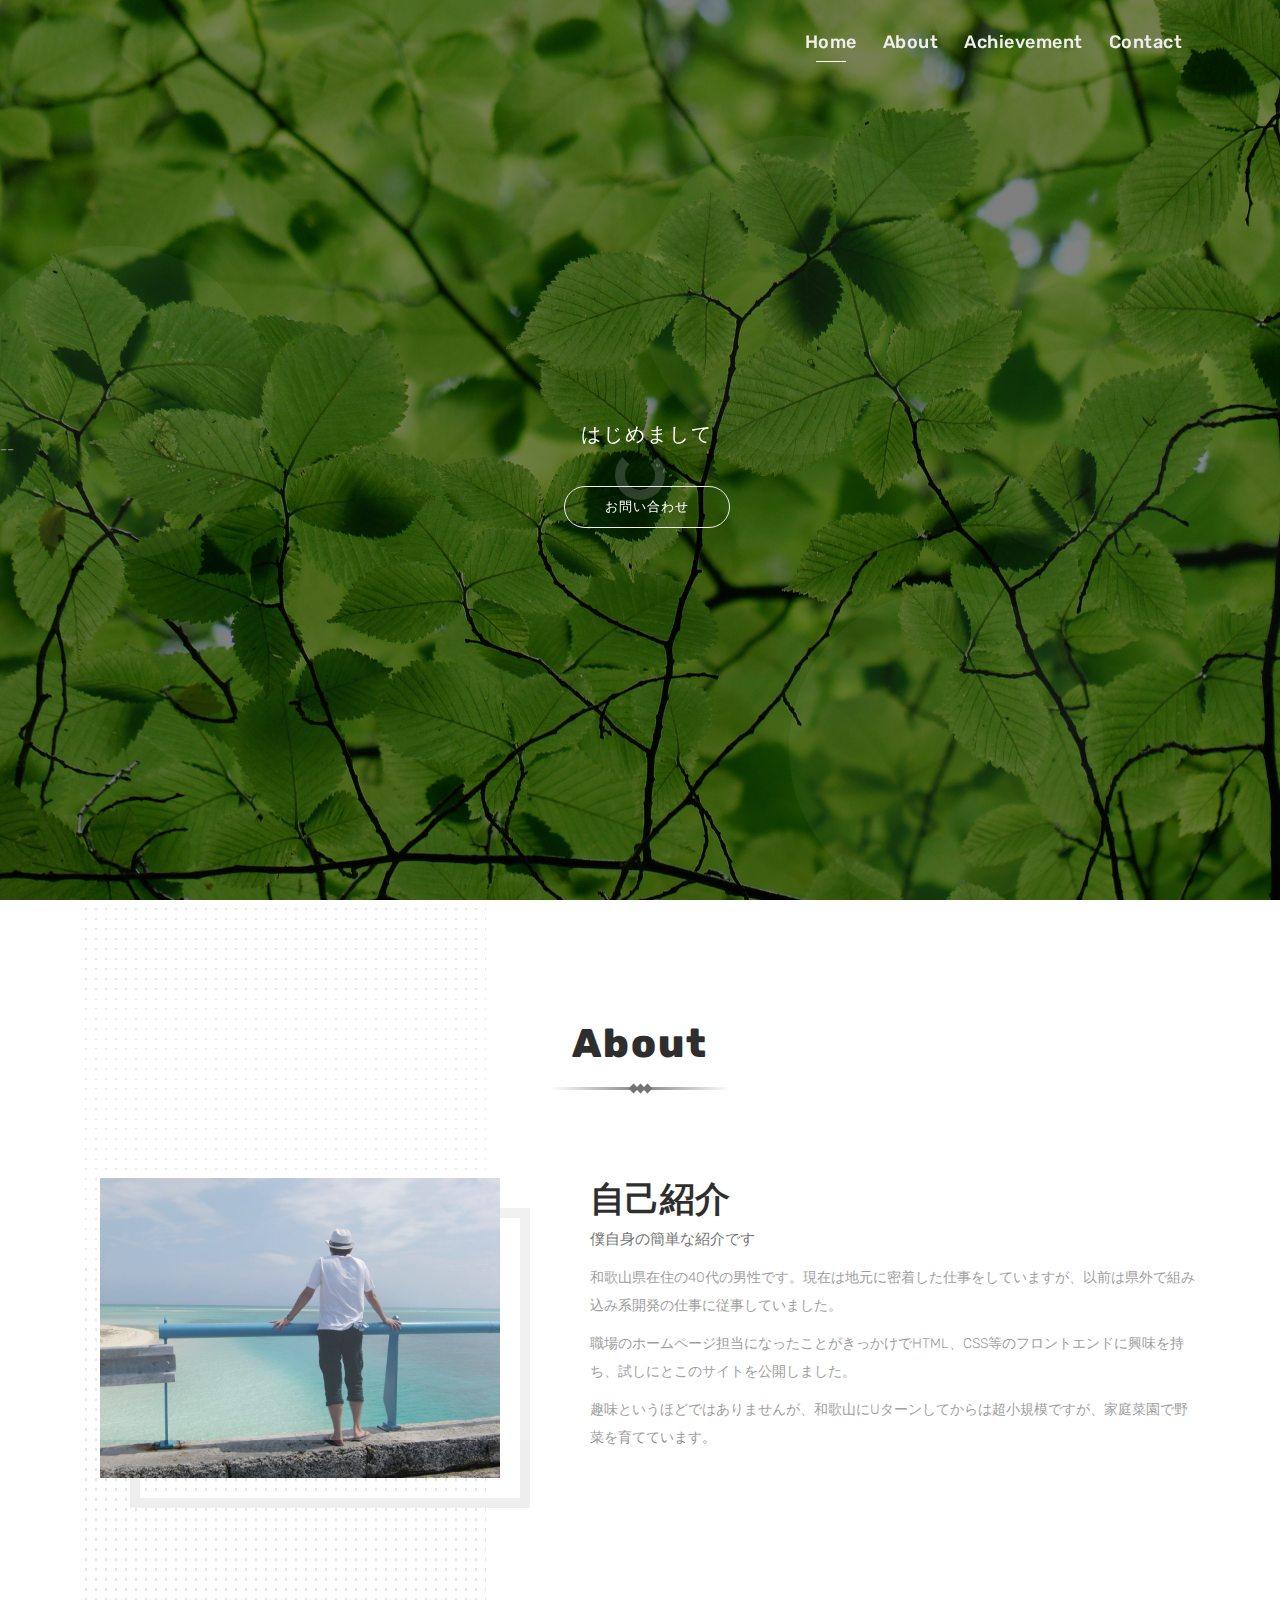
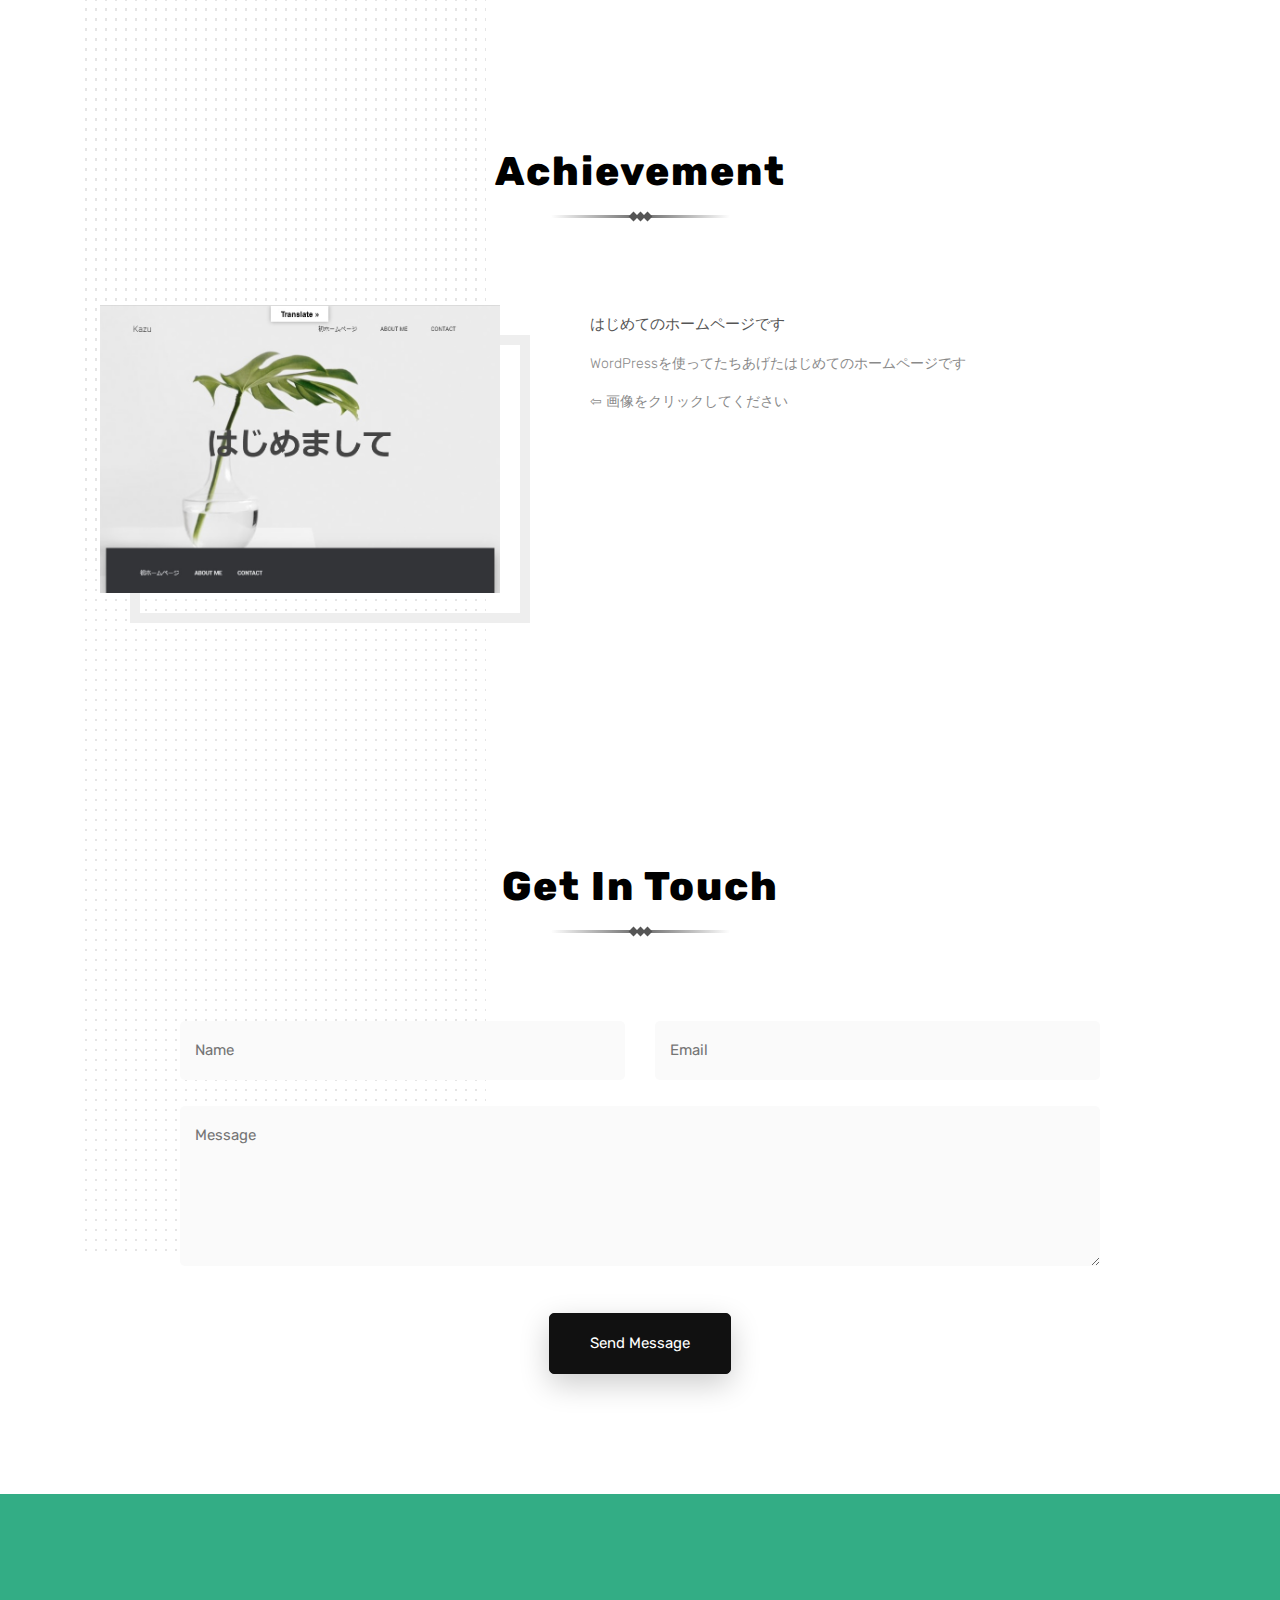
<file: index.html>
<!DOCTYPE html>
 <html lang="zxx">

    <head>

  	<!-- Metas -->
    <meta charset="utf-8">
		<meta http-equiv="X-UA-Compatible" content="IE=edge" />
    <meta name="viewport" content="width=device-width, initial-scale=1, maximum-scale=1" />
		<meta name="keywords" content="HTML5 Template Buka onepage themeforest" />
		<meta name="description" content="Buka - Onepage Multi-Purpose HTML5 Template" />
		<meta name="author" content="" />

		<!-- Title  -->
		<title>kazu_portfolio</title>

		<!-- Favicon -->
		<link rel="shortcut icon" href="img/favicon.ico" />

		<!-- Google Fonts -->
    <link href="https://fonts.googleapis.com/css?family=Rubik:300,400,500,700,900" rel="stylesheet">

		<!-- Plugins -->
		<link rel="stylesheet" href="css/plugins.css" />

    <!-- Core Style Css -->
    <link rel="stylesheet" href="css/style.css" />

    </head>

    <body>

    	<!-- =====================================
    	==== Start Loading -->

    	<div class="loading">
            <div class="load-circle">
            </div>
        </div>

    	<!-- End Loading ====
    	======================================= -->


    	<!-- =====================================
    	==== Start Navbar -->

		<nav class="navbar navbar-expand-lg">
			<div class="container">
			  <button class="navbar-toggler" type="button" data-toggle="collapse" data-target="#navbarSupportedContent" aria-controls="navbarSupportedContent" aria-expanded="false" aria-label="Toggle navigation">
			    <span class="icon-bar"><i class="fas fa-bars"></i></span>
			  </button>

			  <!-- navbar links -->
			  <div class="collapse navbar-collapse" id="navbarSupportedContent">
			    <ul class="navbar-nav ml-auto">
			      <li class="nav-item">
			        <a class="nav-link active" href="#" data-scroll-nav="0">Home</a>
			      </li>
			      <li class="nav-item">
                    <a class="nav-link" href="#" data-scroll-nav="1">About</a>
                  </li>
			      <li class="nav-item">
			        <a class="nav-link" href="#" data-scroll-nav="2">Achievement</a>
			      <li class="nav-item">
			        <a class="nav-link" href="#" data-scroll-nav="6">Contact</a>
			      </li>
			    </ul>
			  </div>
			</div>
		</nav>

    	<!-- End Navbar ====
    	======================================= -->


    	<!-- =====================================
    	==== Start Header -->

    	<header class="header valign bg-img" data-scroll-index="0" data-overlay-dark="5" data-background="img/bg1.jpg" data-stellar-background-ratio="0.5">

            <!-- particles -->
            <div id="particles-js"></div> <!-- stats - count particles --> <div class="count-particles"> <span class="js-count-particles">--</span> </div>

    		<div class="container">
    			<div class="row">
    				<div class="offset-lg-1 col-lg-10 text-center caption mt-50">
              <h6>はじめまして</h6>
              <h1 class="cd-headline clip">
              </h1>
              <a href="#0" class="butn mt-30" data-scroll-nav="6">お問い合わせ</a>
    				</div>
    			</div>
    		</div>
    	</header>

    	<!-- End Header ====
    	======================================= -->



        <!-- =====================================
        ==== Start Hero -->

        <section class="hero section-padding" data-scroll-index="1">
            <div class="container">
                <div class="row">

                  <div class="section-head text-center col-lg-12">
                      <h3>About</h3>
                      <span><i></i><i></i><i></i></span>
                  </div>

                    <div class="col-lg-5">
                      <div class="hero-img mb-md50">
                        <div class="img">
                          <img src="img/hero.jpg" alt="">
                        </div>
                      </div>
                    </div>

                    <div class="col-lg-7">
                      <div class="content">
                          <h3>自己紹介</h3>
                          <span>僕自身の簡単な紹介です</span>
                          <p class="mb-10">和歌山県在住の40代の男性です。現在は地元に密着した仕事をしていますが、以前は県外で組み込み系開発の仕事に従事していました。</p>
                          <p class="mb-10">職場のホームページ担当になったことがきっかけでHTML、CSS等のフロントエンドに興味を持ち、試しにとこのサイトを公開しました。</p>
                          <p class="mb-10">趣味というほどではありませんが、和歌山にUターンしてからは超小規模ですが、家庭菜園で野菜を育てています。</p>
                        </div>
                      </div>

                    </div>
                </div>
        </section>

        <!-- End Hero ====
        ======================================= -->


        <!-- =====================================
        ==== Start Services -->

        <section class="hero section-padding" data-scroll-index="2">
            <div class="container">
                <div class="row">

                    <div class="section-head text-center col-lg-12">
                        <h3>Achievement</h3>
                        <span><i></i><i></i><i></i></span>
                    </div>

                    <div class="col-lg-5">
                      <div class="hero-img mb-md50">
                        <div class="img">
                          <a class="linkImage" href="https://haruyuma.com" target="_blank"><img src="img/link.jpg" alt=""></a>
                        </div>
                      </div>
                    </div>

                    <div class="col-lg-7">
                      <div class="content">
                          <span>はじめてのホームページです</span>
                          <p class="mb-10">WordPressを使ってたちあげたはじめてのホームページです</p>
                          <p class="mb-10">⇦ 画像をクリックしてください</p>
                        </div>
                      </div>


                </div>
            </div>
        </section>

        <!-- End Services ====
        ======================================= -->

        <!-- =====================================
        ==== Start Contact -->

        <section class="contact section-padding" data-scroll-index="6">
            <div class="container">
                <div class="row">

                    <div class="section-head text-center col-lg-12">
                        <h3>Get In Touch</h3>
                        <span><i></i><i></i><i></i></span>
                    </div>

                    <div class="offset-lg-1 col-lg-10">
                      <form class="form" name="contact" method="POST" netlify>
                        <div class="messages"></div>
                          <div class="controls">
                            <div class="row">

                              <div class="col-md-6"><div class="form-group">
                                <input id="form_name" type="text" name="name" placeholder="Name">
                              </div></div>

                              <div class="col-md-6"><div class="form-group">
                                <input id="form_email" type="email" name="email" placeholder="Email">
                              </div></div>

                              <div class="col-md-12"><div class="form-group">
                                <textarea id="form_message" name="message" placeholder="Message" rows="4"></textarea>
                              </div></div>

                              <div class="col-md-12 text-center">
                                <button type="submit" id="sendMessageBtn" onclick="return OnSubmitClick();"><span>Send Message</span></button>
                              </div>

                          </div>
                        </div>
                      </form>
                    </div>

                </div>
            </div>
        </section>

        <!-- End Contact ====
        ======================================= -->


        <!-- =====================================
        ==== Start Footer -->

        <footer class="bg-img bg-fixed" data-overlay-green="8" data-background="img/3.jpg">
          <div class="col-lg-4">
              <div class="item">
              </div>
          </div>

<!--            <div class="sub-footer">
                <div class="container">
                    <div class="row">

                        <div class="col-lg-12">
                            <div class="copy text-center">
                                <div class="social">
                                    <a href="#0" class="icon">
                                        <i class="fab fa-facebook-f"></i>
                                    </a>
                                    <a href="#0" class="icon">
                                        <i class="fab fa-twitter"></i>
                                    </a>
                                    <a href="#0" class="icon">
                                        <i class="fab fa-linkedin-in"></i>
                                    </a>
                                    <a href="#0" class="icon">
                                        <i class="fab fa-behance"></i>
                                    </a>
                                    <a href="#0" class="icon">
                                        <i class="fab fa-instagram"></i>
                                    </a>
                                </div>
                                <p>&copy; 2018 UI-ThemeZ. All Rights Reserved.</p>
                            </div>
                        </div>

                    </div>
                </div>
            </div>  -->
        </footer>

        <!-- End Footer ====
        ======================================= -->





        <!-- jQuery -->
        <script src="js/jquery-3.0.0.min.js"></script>
        <script src="js/jquery-migrate-3.0.0.min.js"></script>

        <!-- popper.min -->
        <script src="js/popper.min.js"></script>

        <!-- bootstrap -->
        <script src="js/bootstrap.min.js"></script>

        <!-- animated.headline -->
        <script src="js/animated.headline.js"></script>

        <!-- scrollIt -->
        <script src="js/scrollIt.min.js"></script>

        <!-- jquery.waypoints.min -->
        <script src="js/jquery.waypoints.min.js"></script>

        <!-- jquery.counterup.min -->
        <script src="js/jquery.counterup.min.js"></script>

        <!-- owl carousel -->
        <script src="js/owl.carousel.min.js"></script>

        <!-- jquery.magnific-popup js -->
        <script src="js/jquery.magnific-popup.min.js"></script>

        <!-- stellar js -->
        <script src="js/jquery.stellar.min.js"></script>

        <!-- particles.min js -->
        <script src="js/particles.min.js"></script>

        <!-- bubble js -->
        <script src="js/bubble.js"></script>

        <!-- isotope.pkgd.min js -->
        <script src="js/isotope.pkgd.min.js"></script>

        <!-- validator js -->
        <script src="js/validator.js"></script>

        <!-- custom scripts -->
        <script src="js/scripts.js"></script>

        <!-- custom scripts -->
        <script src="js/validation_check.js"></script>

    </body>
</html>
</file>
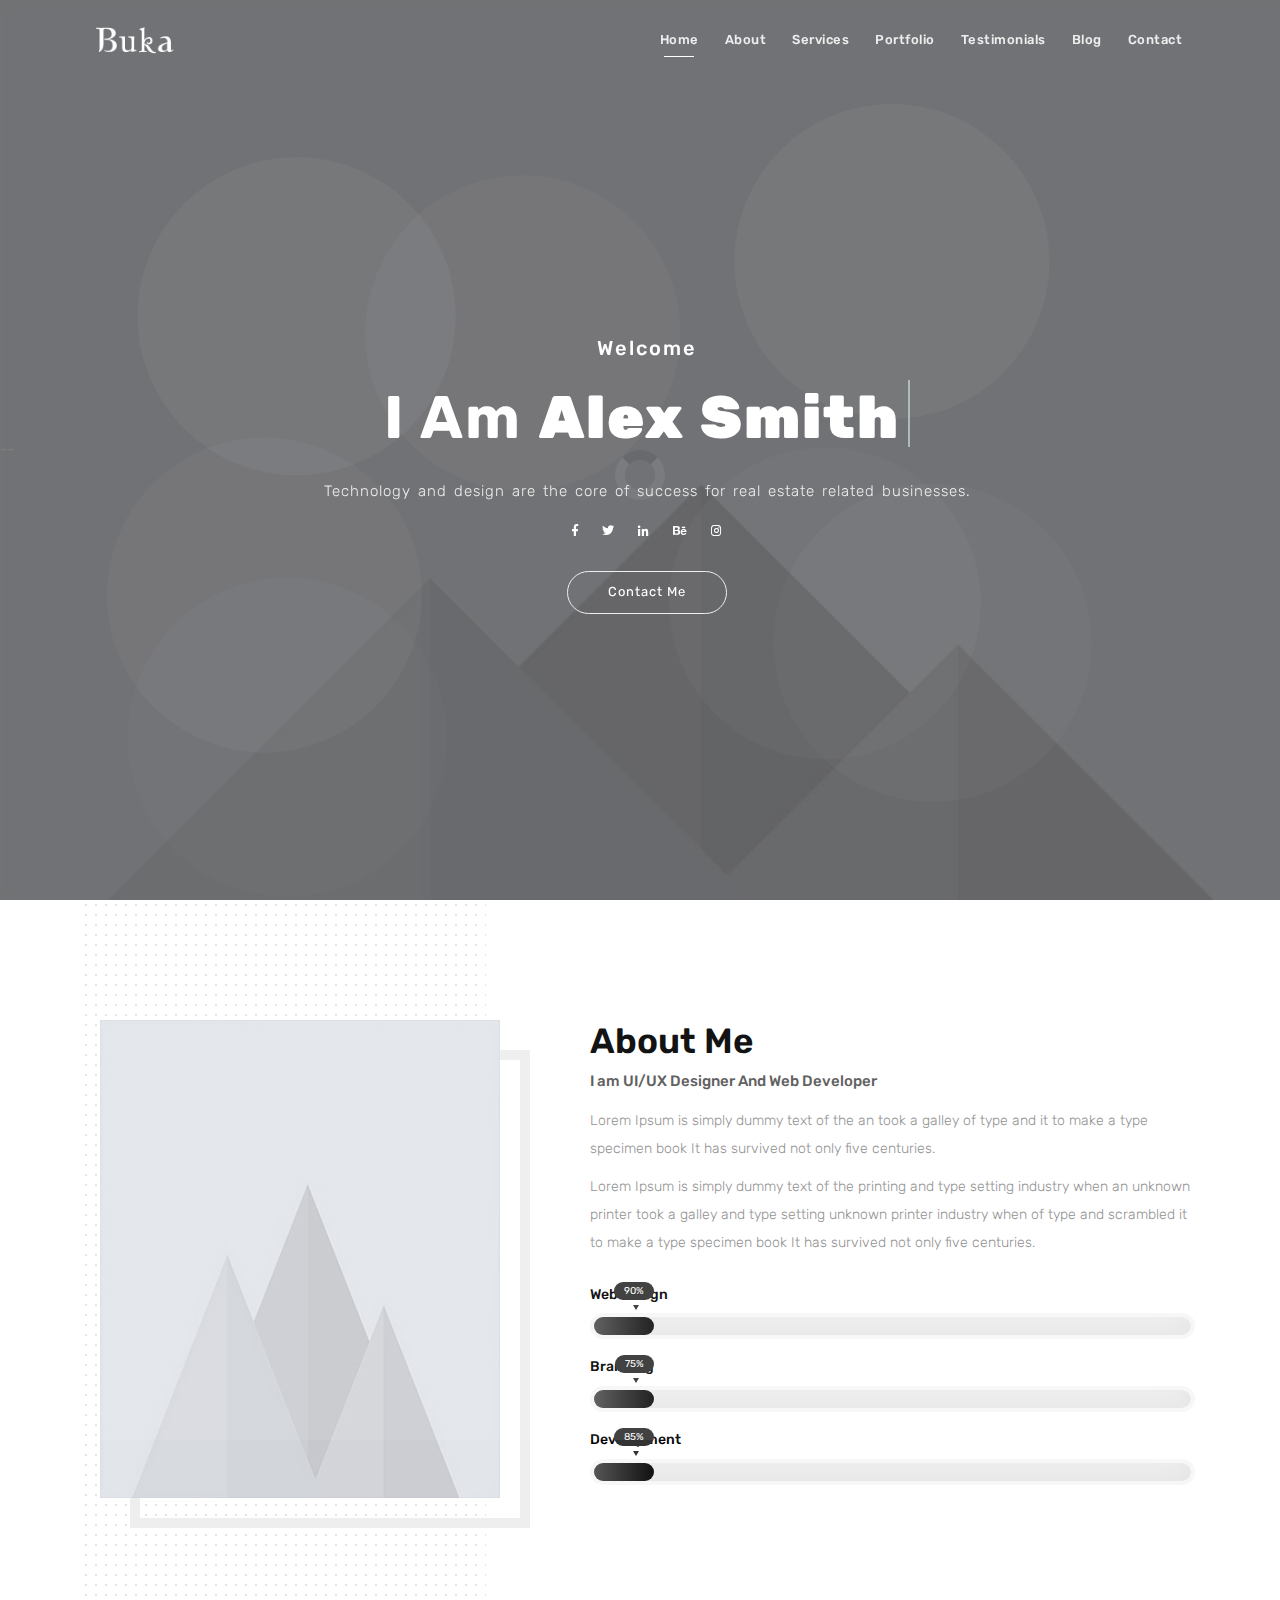
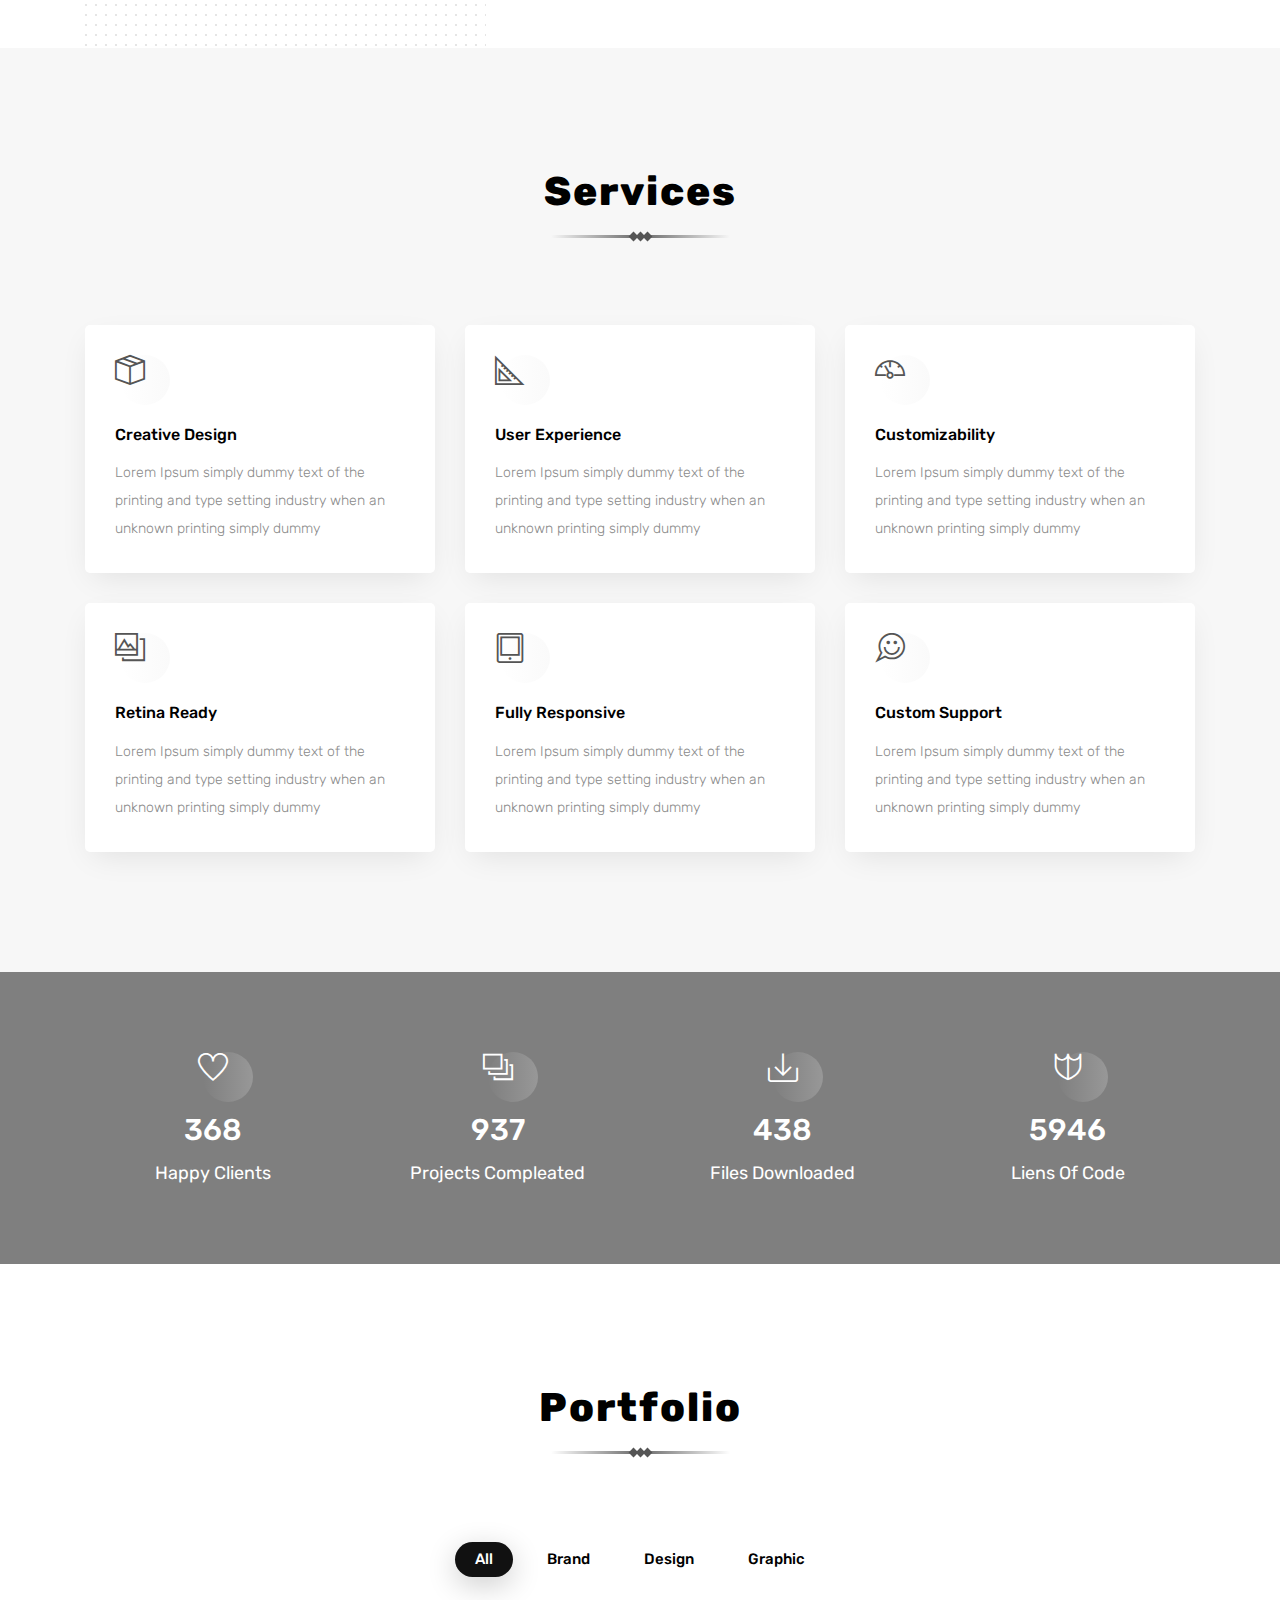
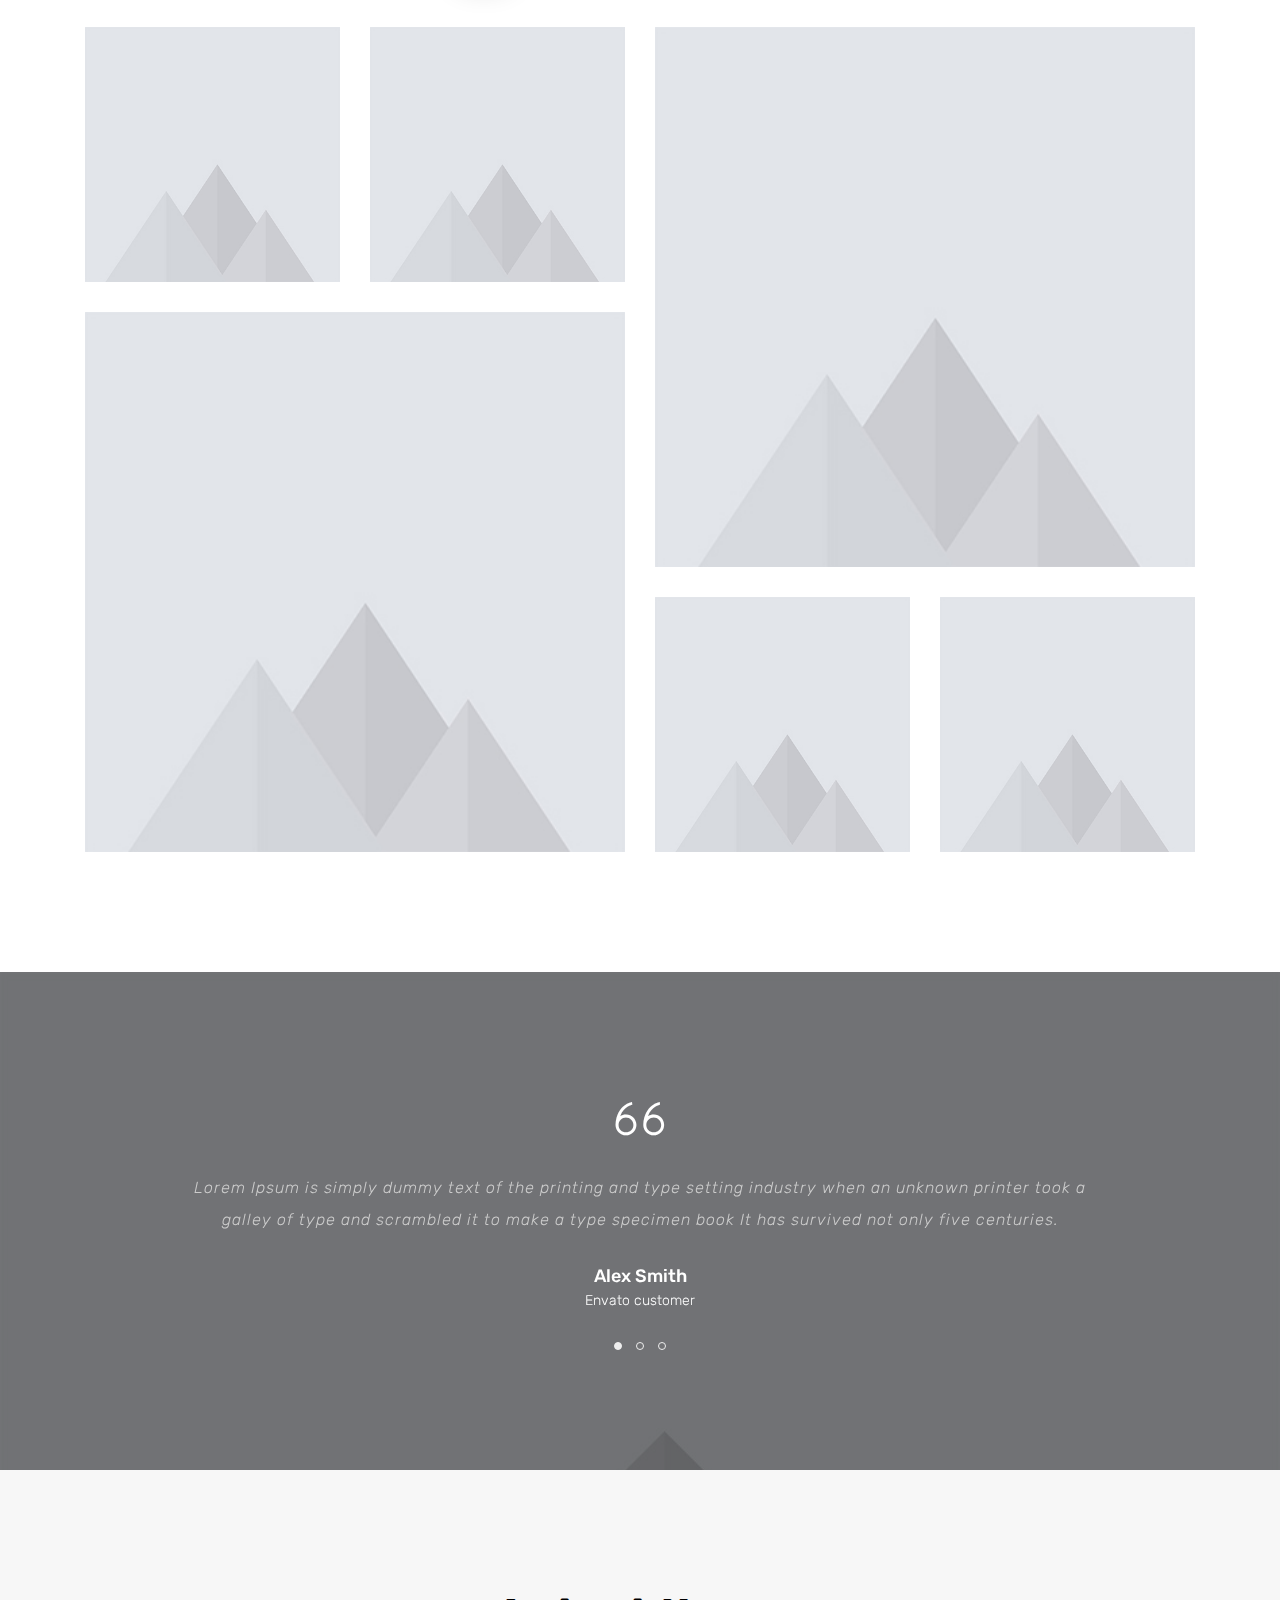
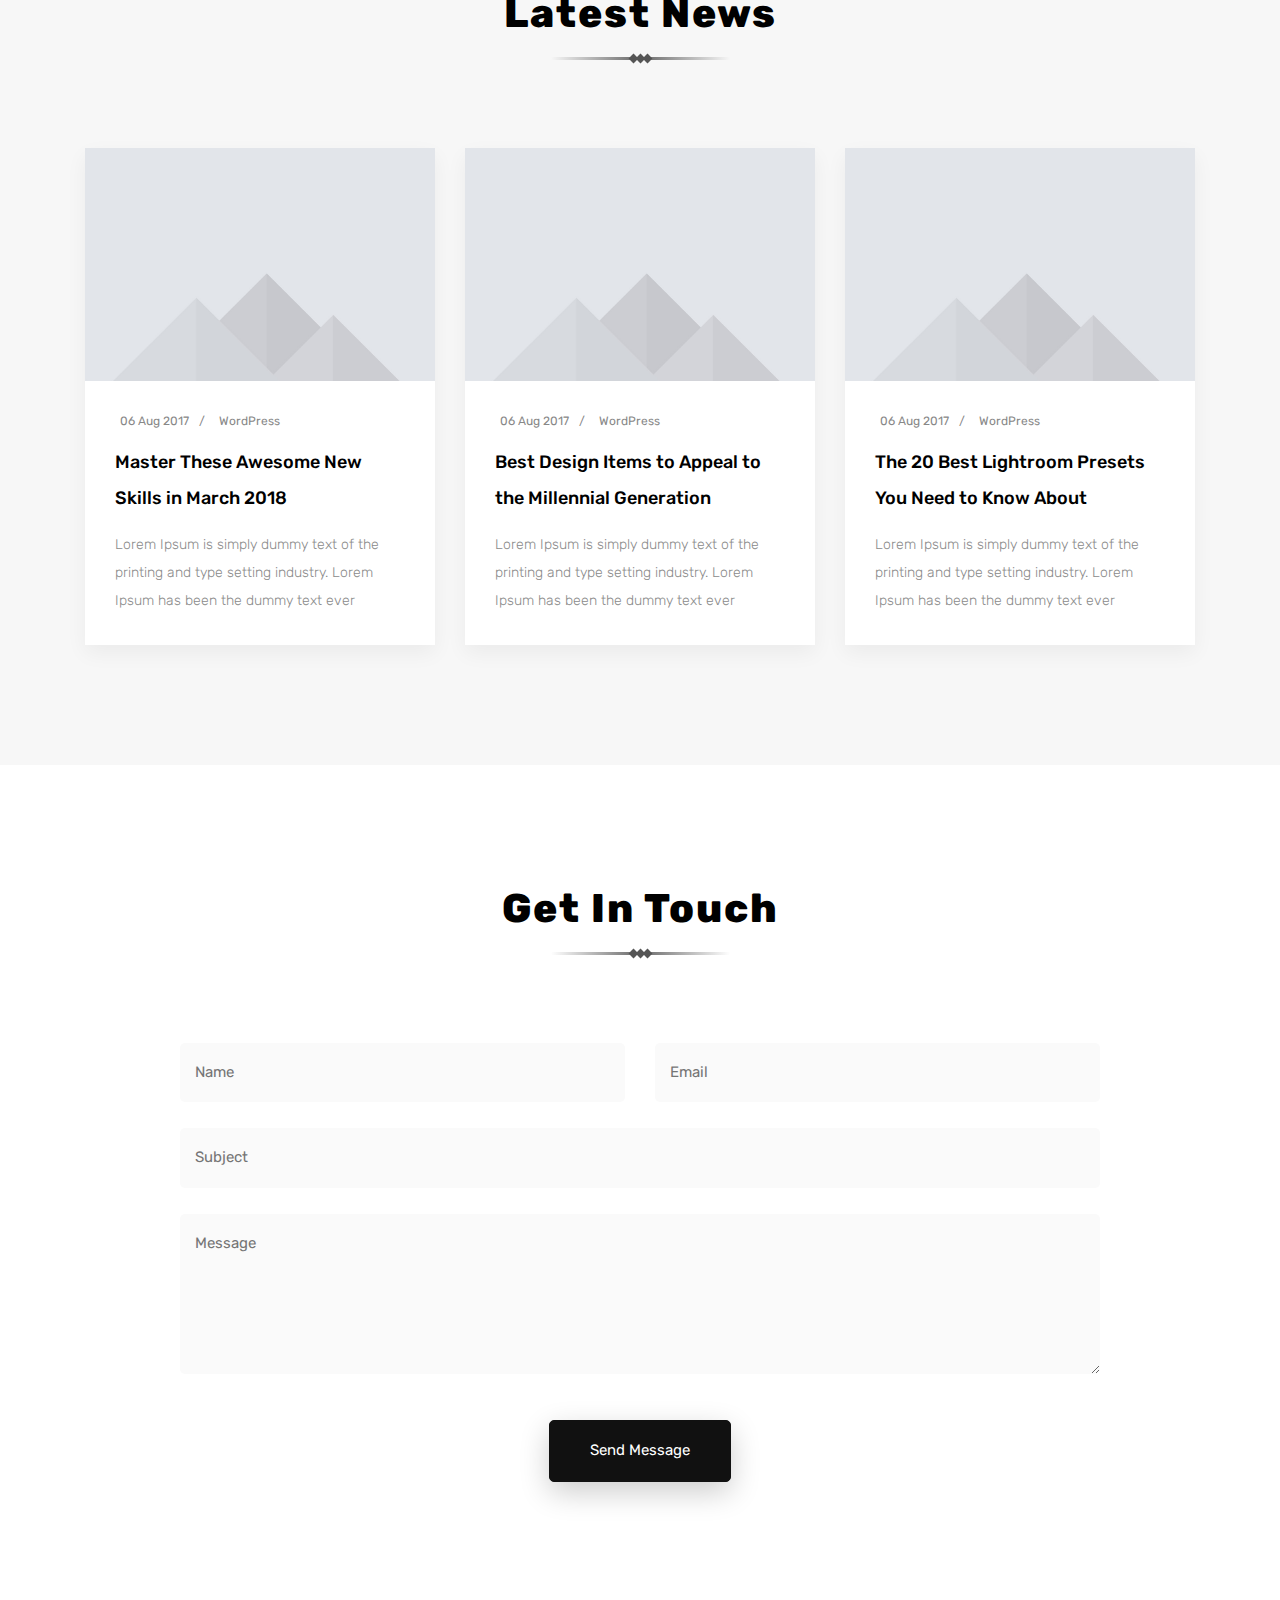
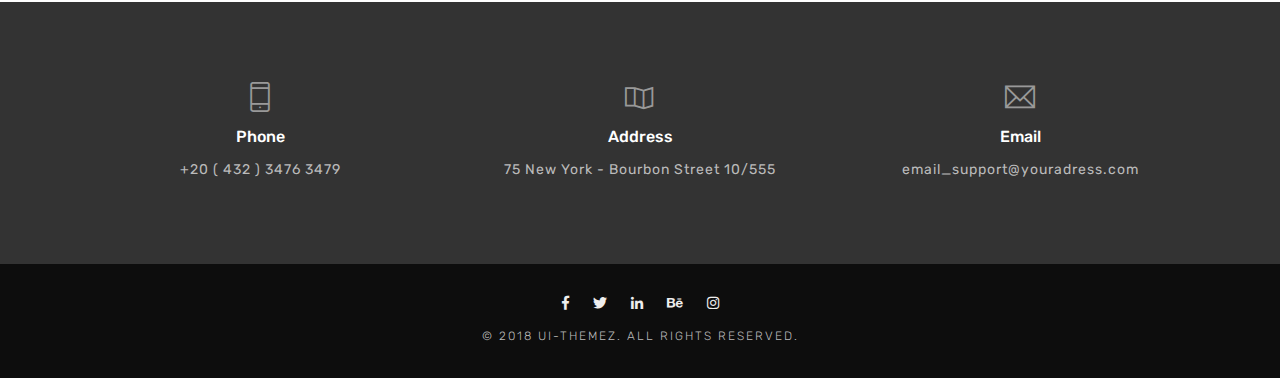
<file: HTML/index.html>
<!DOCTYPE html>
 <html lang="zxx">

    <head>

    	<!-- Metas -->
        <meta charset="utf-8">
		<meta http-equiv="X-UA-Compatible" content="IE=edge" />
        <meta name="viewport" content="width=device-width, initial-scale=1, maximum-scale=1" />
		<meta name="keywords" content="HTML5 Template Buka onepage themeforest" />
		<meta name="description" content="Buka - Onepage Multi-Purpose HTML5 Template" />
		<meta name="author" content="" />

		<!-- Title  -->
		<title>Buka</title>

		<!-- Favicon -->
		<link rel="shortcut icon" href="img/favicon.ico" />

		<!-- Google Fonts -->
        <link href="https://fonts.googleapis.com/css?family=Rubik:300,400,500,700,900" rel="stylesheet">

		<!-- Plugins -->
		<link rel="stylesheet" href="css/plugins.css" />

        <!-- Core Style Css -->
        <link rel="stylesheet" href="css/style.css" />

    </head>

    <body>

    	<!-- =====================================
    	==== Start Loading -->

    	<div class="loading">
            <div class="load-circle">
            </div>
        </div>
        
    	<!-- End Loading ====
    	======================================= -->

       
    	<!-- =====================================
    	==== Start Navbar -->

		<nav class="navbar navbar-expand-lg">
			<div class="container">

            <!-- Logo -->
            <a class="logo" href="#">
                <img src="img/logo-light.png" alt="logo">          
            </a>

			  <button class="navbar-toggler" type="button" data-toggle="collapse" data-target="#navbarSupportedContent" aria-controls="navbarSupportedContent" aria-expanded="false" aria-label="Toggle navigation">
			    <span class="icon-bar"><i class="fas fa-bars"></i></span>
			  </button>

			  <!-- navbar links -->
			  <div class="collapse navbar-collapse" id="navbarSupportedContent">
			    <ul class="navbar-nav ml-auto">
			      <li class="nav-item">
			        <a class="nav-link active" href="#" data-scroll-nav="0">Home</a>
			      </li>
			      <li class="nav-item">
                    <a class="nav-link" href="#" data-scroll-nav="1">About</a>
                  </li>
			      <li class="nav-item">
			        <a class="nav-link" href="#" data-scroll-nav="2">Services</a>
			      </li>
                  <li class="nav-item">
                    <a class="nav-link" href="#" data-scroll-nav="3">Portfolio</a>
                  </li>
			      <li class="nav-item">
			        <a class="nav-link" href="#" data-scroll-nav="4">Testimonials</a>
			      </li>
			      <li class="nav-item">
			        <a class="nav-link" href="#" data-scroll-nav="5">Blog</a>
			      </li>
			      <li class="nav-item">
			        <a class="nav-link" href="#" data-scroll-nav="6">Contact</a>
			      </li>
			    </ul>
			  </div>
			</div>
		</nav>

    	<!-- End Navbar ====
    	======================================= -->


    	<!-- =====================================
    	==== Start Header -->

    	<header class="header valign bg-img" data-scroll-index="0" data-overlay-dark="5" data-background="img/bg1.jpg" data-stellar-background-ratio="0.5">

            <!-- particles -->
            <div id="particles-js"></div> <!-- stats - count particles --> <div class="count-particles"> <span class="js-count-particles">--</span> </div>

    		<div class="container">
    			<div class="row">
    				<div class="offset-lg-1 col-lg-10 text-center caption mt-50">
                        <h6>Welcome</h6>
                        <h1 class="cd-headline clip">
                            <span class="blc">I Am </span>
                            <span class="cd-words-wrapper">
                              <b class="is-visible">Alex Smith</b>
                              <b>a Developer</b>
                              <b>a Designer</b>
                            </span>
                        </h1>
                        <p>Technology and design are the core of success for real estate related businesses.</p>
                        <div class="social mt-15">
                            <a href="#0" class="icon">
                                <i class="fab fa-facebook-f"></i>
                            </a>
                            <a href="#0" class="icon">
                                <i class="fab fa-twitter"></i>
                            </a>
                            <a href="#0" class="icon">
                                <i class="fab fa-linkedin-in"></i>
                            </a>
                            <a href="#0" class="icon">
                                <i class="fab fa-behance"></i>
                            </a>
                            <a href="#0" class="icon">
                                <i class="fab fa-instagram"></i>
                            </a>
                        </div>
                        <a href="#0" class="butn mt-30" data-scroll-nav="6">Contact Me</a>
    				</div>
    			</div>
    		</div>
    	</header>

    	<!-- End Header ====
    	======================================= -->



        <!-- =====================================
        ==== Start Hero -->

        <section class="hero section-padding" data-scroll-index="1">
            <div class="container">
                <div class="row">
                    
                    <div class="col-lg-5">
                        <div class="hero-img mb-md50">
                            <div class="img">
                                <img src="img/hero.jpg" alt="">
                            </div>
                        </div>
                    </div>

                    <div class="col-lg-7">
                        <div class="content">
                            <h3>About Me</h3>
                            <span>I am UI/UX Designer And Web Developer</span>
                            <p class="mb-10">Lorem Ipsum is simply dummy text of the an took a galley of type and it to make a type specimen book It has survived not only five centuries.</p>
                            <p>Lorem Ipsum is simply dummy text of the printing and type setting industry when an unknown printer took a galley and type setting unknown printer industry when of type and scrambled it to make a type specimen book It has survived not only five centuries.</p>

                            <div class="skills mt-30">
                                <div class="skill-item">
                                    <h5>Web Design</h5>
                                    <div class="skill-progress">
                                        <div class="progres" data-value="90%"></div>
                                    </div>
                                </div>
                                <div class="skill-item">
                                    <h5>Branding</h5>
                                    <div class="skill-progress">
                                        <div class="progres" data-value="75%"></div>
                                    </div>
                                </div>
                                <div class="skill-item">
                                    <h5>Development</h5>
                                    <div class="skill-progress">
                                        <div class="progres" data-value="85%"></div>
                                    </div>
                                </div>
                            </div>
                        </div>
                    </div>

                </div>
            </div>
        </section>

        <!-- End Hero ====
        ======================================= -->


        <!-- =====================================
        ==== Start Services -->

        <section class="services section-padding bg-gray" data-scroll-index="2">
            <div class="container">
                <div class="row">
                    
                    <div class="section-head text-center col-lg-12">
                        <h3>Services</h3>
                        <span><i></i><i></i><i></i></span>
                    </div>

                    <div class="col-lg-4 col-md-6">
                        <div class="item mb-30">
                            <span class="icon ti-package"></span>
                            <h6>Creative Design</h6>
                            <p>Lorem Ipsum simply dummy text of the printing and type setting industry when an unknown printing simply dummy</p>
                        </div>
                    </div>

                    <div class="col-lg-4 col-md-6">
                        <div class="item mb-30">
                            <span class="icon ti-ruler-alt-2"></span>
                            <h6>User Experience</h6>
                            <p>Lorem Ipsum simply dummy text of the printing and type setting industry when an unknown printing simply dummy</p>
                        </div>
                    </div>

                    <div class="col-lg-4 col-md-6">
                        <div class="item mb-30">
                            <span class="icon ti-dashboard"></span>
                            <h6>Customizability</h6>
                            <p>Lorem Ipsum simply dummy text of the printing and type setting industry when an unknown printing simply dummy</p>
                        </div>
                    </div>

                    <div class="col-lg-4 col-md-6">
                        <div class="item mb-md30">
                            <span class="icon ti-gallery"></span>
                            <h6>Retina Ready</h6>
                            <p>Lorem Ipsum simply dummy text of the printing and type setting industry when an unknown printing simply dummy</p>
                        </div>
                    </div>

                    <div class="col-lg-4 col-md-6">
                        <div class="item mb-sm30">
                            <span class="icon ti-tablet"></span>
                            <h6>Fully Responsive</h6>
                            <p>Lorem Ipsum simply dummy text of the printing and type setting industry when an unknown printing simply dummy</p>
                        </div>
                    </div>

                    <div class="col-lg-4 col-md-6">
                        <div class="item">
                            <span class="icon ti-comments-smiley"></span>
                            <h6>Custom Support</h6>
                            <p>Lorem Ipsum simply dummy text of the printing and type setting industry when an unknown printing simply dummy</p>
                        </div>
                    </div>

                </div>
            </div>
        </section>

        <!-- End Services ====
        ======================================= -->


        <!-- =====================================
        ==== Start Numbers -->

        <div class="numbers bg-img bg-fixed" data-overlay-dark="5" data-background="img/1.jpg">
            <div class="container">
                <div class="row">

                    <div class="col-lg-3 col-md-6">
                        <div class="item text-center mb-md50">
                            <span class="icon ti-heart"></span>
                            <h4 class="count">368</h4>
                            <h6>Happy Clients</h6>
                        </div>
                    </div>

                    <div class="col-lg-3 col-md-6">
                        <div class="item text-center mb-md50">
                            <span class="icon ti-layers-alt"></span>
                            <h4 class="count">937</h4>
                            <h6>Projects Compleated</h6>
                        </div>
                    </div>

                    <div class="col-lg-3 col-md-6">
                        <div class="item text-center mb-sm50">
                            <span class="icon ti-import"></span>
                            <h4 class="count">438</h4>
                            <h6>Files Downloaded</h6>
                        </div>
                    </div>

                    <div class="col-lg-3 col-md-6">
                        <div class="item text-center">
                            <span class="icon ti-shield"></span>
                            <h4 class="count">5946</h4>
                            <h6>Liens Of Code</h6>
                        </div>
                    </div>

                </div>
            </div>
        </div>

        <!-- End Numbers ====
        ======================================= -->


        <!-- =====================================
        ==== Start Works -->

        <section class="works section-padding" data-scroll-index="3">
            <div class="container">
                <div class="row">
                    
                    <div class="section-head text-center col-lg-12">
                        <h3>Portfolio</h3>
                        <span><i></i><i></i><i></i></span>
                    </div>

                    <!-- filter links -->
                    <div class="filtering text-center mb-20 col-sm-12">
                        <div class="filter">
                            <span data-filter='*' class="active">All</span>
                            <span data-filter='.brand'>Brand</span>
                            <span data-filter='.web'>Design</span>
                            <span data-filter='.graphic'>Graphic</span>
                        </div>
                    </div>

                    <!-- gallery -->
                    <div class="gallery text-center full-width">


                        <!-- gallery item -->
                        <div class="col-lg-3 col-md-6 items web">
                            <div class="item-img">
                                <img src="img/portfolio/1.jpg" alt="image">
                                <div class="item-img-overlay valign">
                                    <div class="overlay-info full-width vertical-center">
                                        <h6>Crearive Design</h6>
                                        <a href="img/portfolio/1.jpg" class="popimg">
                                            <span class="icon ti-zoom-in"></span>
                                        </a>
                                        <a href="#0">
                                            <span class="icon ti-link"></span>
                                        </a>
                                    </div>
                                </div>
                            </div>
                        </div>

                        <!-- gallery item -->
                        <div class="col-lg-3 col-md-6 items web">
                            <div class="item-img">
                                <img src="img/portfolio/2.jpg" alt="image">
                                <div class="item-img-overlay valign">
                                    <div class="overlay-info full-width vertical-center">
                                        <h6>Crearive Design</h6>
                                        <a href="img/portfolio/2.jpg" class="popimg">
                                            <span class="icon ti-zoom-in"></span>
                                        </a>
                                        <a href="#0">
                                            <span class="icon ti-link"></span>
                                        </a>
                                    </div>
                                </div>
                            </div>
                        </div>

                        <!-- gallery item -->
                        <div class="col-lg-6 col-md-6 items graphic">
                            <div class="item-img">
                                <img src="img/portfolio/3.jpg" alt="image">
                                <div class="item-img-overlay valign">
                                    <div class="overlay-info full-width vertical-center">
                                        <h6>Crearive Design</h6>
                                        <a href="img/portfolio/3.jpg" class="popimg">
                                            <span class="icon ti-zoom-in"></span>
                                        </a>
                                        <a href="#0">
                                            <span class="icon ti-link"></span>
                                        </a>
                                    </div>
                                </div>
                            </div>
                        </div>

                        <!-- gallery item -->
                        <div class="col-lg-6 col-md-6 items graphic">
                            <div class="item-img">
                                <img src="img/portfolio/4.jpg" alt="image">
                                <div class="item-img-overlay valign">
                                    <div class="overlay-info full-width vertical-center">
                                        <h6>Crearive Design</h6>
                                        <a href="img/portfolio/4.jpg" class="popimg">
                                            <span class="icon ti-zoom-in"></span>
                                        </a>
                                        <a href="#0">
                                            <span class="icon ti-link"></span>
                                        </a>
                                    </div>
                                </div>
                            </div>
                        </div>

                        <!-- gallery item -->
                        <div class="col-lg-3 col-md-6 items brand">
                            <div class="item-img">
                                <img src="img/portfolio/5.jpg" alt="image">
                                <div class="item-img-overlay valign">
                                    <div class="overlay-info full-width vertical-center">
                                        <h6>Crearive Design</h6>
                                        <a href="img/portfolio/5.jpg" class="popimg">
                                            <span class="icon ti-zoom-in"></span>
                                        </a>
                                        <a href="#0">
                                            <span class="icon ti-link"></span>
                                        </a>
                                    </div>
                                </div>
                            </div>
                        </div>

                        <!-- gallery item -->
                        <div class="col-lg-3 col-md-6 items brand">
                            <div class="item-img">
                                <img src="img/portfolio/6.jpg" alt="image">
                                <div class="item-img-overlay valign">
                                    <div class="overlay-info full-width">
                                        <h6>Crearive Design</h6>
                                        <a href="img/portfolio/6.jpg" class="popimg">
                                            <span class="icon ti-zoom-in"></span>
                                        </a>
                                        <a href="#0">
                                            <span class="icon ti-link"></span>
                                        </a>
                                    </div>
                                </div>
                            </div>
                        </div>

                        <div class="clearfix"></div>
                    
                    </div>

                </div>
            </div>
        </section>

        <!-- End Works ====
        ======================================= -->


        <!-- =====================================
        ==== Start Testimonials -->

        <section class="testimonials carousel-single section-padding bg-img" data-scroll-index="4" data-overlay-dark="5" data-background="img/2.jpg">
            <div class="container">
                <div class="row">

                    <div class="text-center col-lg-12">
                        <span class="icon ti-quote-left"></span>
                    </div>

                    <div class="owl-carousel owl-theme offset-lg-1 col-lg-10 text-center">
                        <div class="item">
                            <p>Lorem Ipsum is simply dummy text of the printing and type setting industry when an unknown printer took a galley of type and scrambled it to make a type specimen book It has survived not only five centuries.</p>
                            <h6>Alex Smith</h6>
                            <h5>Envato customer</h5>
                        </div>
                        <div class="item">
                            <p>Lorem Ipsum is simply dummy text of the printing and type setting industry when an unknown printer took a galley of type and scrambled it to make a type specimen book It has survived not only five centuries.</p>
                            <h6>Alex Smith</h6>
                            <h5>Envato customer</h5>
                        </div>
                        <div class="item">
                            <p>Lorem Ipsum is simply dummy text of the printing and type setting industry when an unknown printer took a galley of type and scrambled it to make a type specimen book It has survived not only five centuries.</p>
                            <h6>Alex Smith</h6>
                            <h5>Envato customer</h5>
                        </div>
                    </div>

                </div>
            </div>
        </section>

        <!-- End Testimonials ====
        ======================================= -->


        <!-- =====================================
        ==== Start Blog -->

        <section class="blog section-padding bg-gray" data-scroll-index="5">
            <div class="container">
                <div class="row">
                    
                    <div class="section-head text-center col-lg-12">
                        <h3>Latest News</h3>
                        <span><i></i><i></i><i></i></span>
                    </div>

                    <div class="col-lg-4">
                        <div class="item mb-md50">
                            <div class="post-img">
                                <div class="img">
                                    <img src="img/blog/1.jpg" alt="">
                                </div>
                            </div>
                            <div class="cont">
                                <div class="info">
                                    <a href="#0">06 Aug 2017</a>
                                    <a href="#0">WordPress</a>
                                </div>
                                <h6><a href="#0">Master These Awesome New Skills in March 2018</a></h6>
                                <p>Lorem Ipsum is simply dummy text of the printing and type setting industry. Lorem Ipsum has been the dummy text ever</p>
                            </div>
                        </div>
                    </div>

                    <div class="col-lg-4">
                        <div class="item mb-md50">
                            <div class="post-img">
                                <div class="img">
                                    <img src="img/blog/2.jpg" alt="">
                                </div>
                            </div>
                            <div class="cont">
                                <div class="info">
                                    <a href="#0">06 Aug 2017</a>
                                    <a href="#0">WordPress</a>
                                </div>
                                <h6><a href="#0">Best Design Items to Appeal to the Millennial Generation</a></h6>
                                <p>Lorem Ipsum is simply dummy text of the printing and type setting industry. Lorem Ipsum has been the dummy text ever</p>
                            </div>
                        </div>
                    </div>

                    <div class="col-lg-4">
                        <div class="item">
                            <div class="post-img">
                                <div class="img">
                                    <img src="img/blog/3.jpg" alt="">
                                </div>
                            </div>
                            <div class="cont">
                                <div class="info">
                                    <a href="#0">06 Aug 2017</a>
                                    <a href="#0">WordPress</a>
                                </div>
                                <h6><a href="#0">The 20 Best Lightroom Presets You Need to Know About</a></h6>
                                <p>Lorem Ipsum is simply dummy text of the printing and type setting industry. Lorem Ipsum has been the dummy text ever</p>
                            </div>
                        </div>
                    </div>

                </div>
            </div>
        </section>

        <!-- End Blog ====
        ======================================= -->


        <!-- =====================================
        ==== Start Contact -->

        <section class="contact section-padding" data-scroll-index="6">
            <div class="container">
                <div class="row">
                    
                    <div class="section-head text-center col-lg-12">
                        <h3>Get In Touch</h3>
                        <span><i></i><i></i><i></i></span>
                    </div>

                    <div class="offset-lg-1 col-lg-10">
                        <form class="form" id="contact-form" method="post" action="contact.php">

                            <div class="messages"></div>

                            <div class="controls">

                                <div class="row">

                                    <div class="col-md-6">
                                        <div class="form-group">
                                            <input id="form_name" type="text" name="name" placeholder="Name" required="required">
                                        </div>
                                    </div>
                                    <div class="col-md-6">
                                        <div class="form-group">
                                            <input id="form_email" type="email" name="email" placeholder="Email" required="required">
                                        </div>
                                    </div>
                                    <div class="col-md-12">
                                        <div class="form-group">
                                            <input id="form_subject" type="text" name="subject" placeholder="Subject">
                                        </div>
                                    </div>
                                    <div class="col-md-12">
                                        <div class="form-group">
                                            <textarea id="form_message" name="message" placeholder="Message" rows="4" required="required"></textarea>
                                        </div>
                                    </div>

                                    <div class="col-md-12 text-center">
                                        <button type="submit"><span>Send Message</span></button>
                                    </div>

                                </div>                             
                            </div>
                        </form>
                    </div>

                </div>
            </div>
        </section>

        <!-- End Contact ====
        ======================================= -->


        <!-- =====================================
        ==== Start Footer -->

        <footer class="bg-img bg-fixed" data-overlay-dark="8" data-background="img/3.jpg">
            <div class="container">
                <div class="row">
                    
                    <div class="col-lg-4">
                        <div class="item">
                            <span class="icon ti-mobile"></span>
                            <h6>Phone</h6>
                            <p>+20 ( 432 ) 3476 3479</p>
                        </div>
                    </div>

                    <div class="col-lg-4">
                        <div class="item">
                            <span class="icon ti-map"></span>
                            <h6>Address</h6>
                            <p>75 New York - Bourbon Street 10/555</p>
                        </div>
                    </div>

                    <div class="col-lg-4">
                        <div class="item">
                            <span class="icon ti-email"></span>
                            <h6>Email</h6>
                            <p>email_support@youradress.com</p>
                        </div>
                    </div>

                </div>
            </div>

            <div class="sub-footer">
                <div class="container">
                    <div class="row">
                        
                        <div class="col-lg-12">
                            <div class="copy text-center">
                                <div class="social">
                                    <a href="#0" class="icon">
                                        <i class="fab fa-facebook-f"></i>
                                    </a>
                                    <a href="#0" class="icon">
                                        <i class="fab fa-twitter"></i>
                                    </a>
                                    <a href="#0" class="icon">
                                        <i class="fab fa-linkedin-in"></i>
                                    </a>
                                    <a href="#0" class="icon">
                                        <i class="fab fa-behance"></i>
                                    </a>
                                    <a href="#0" class="icon">
                                        <i class="fab fa-instagram"></i>
                                    </a>
                                </div>
                                <p>&copy; 2018 UI-ThemeZ. All Rights Reserved.</p>
                            </div>
                        </div>

                    </div>
                </div>
            </div>
        </footer>

        <!-- End Footer ====
        ======================================= -->




       
        <!-- jQuery -->
        <script src="js/jquery-3.0.0.min.js"></script>
        <script src="js/jquery-migrate-3.0.0.min.js"></script>

        <!-- popper.min -->
        <script src="js/popper.min.js"></script>

        <!-- bootstrap -->
        <script src="js/bootstrap.min.js"></script>

        <!-- animated.headline -->
        <script src="js/animated.headline.js"></script>

        <!-- scrollIt -->
        <script src="js/scrollIt.min.js"></script>

        <!-- jquery.waypoints.min -->
        <script src="js/jquery.waypoints.min.js"></script>

        <!-- jquery.counterup.min -->
        <script src="js/jquery.counterup.min.js"></script>

        <!-- owl carousel -->
        <script src="js/owl.carousel.min.js"></script>

        <!-- jquery.magnific-popup js -->
        <script src="js/jquery.magnific-popup.min.js"></script>

        <!-- stellar js -->
        <script src="js/jquery.stellar.min.js"></script>

        <!-- particles.min js -->
        <script src="js/particles.min.js"></script>

        <!-- bubble js -->
        <script src="js/bubble.js"></script>

        <!-- isotope.pkgd.min js -->
        <script src="js/isotope.pkgd.min.js"></script>

        <!-- validator js -->
        <script src="js/validator.js"></script>

        <!-- custom scripts -->
        <script src="js/scripts.js"></script>

    </body>
</html>
</file>
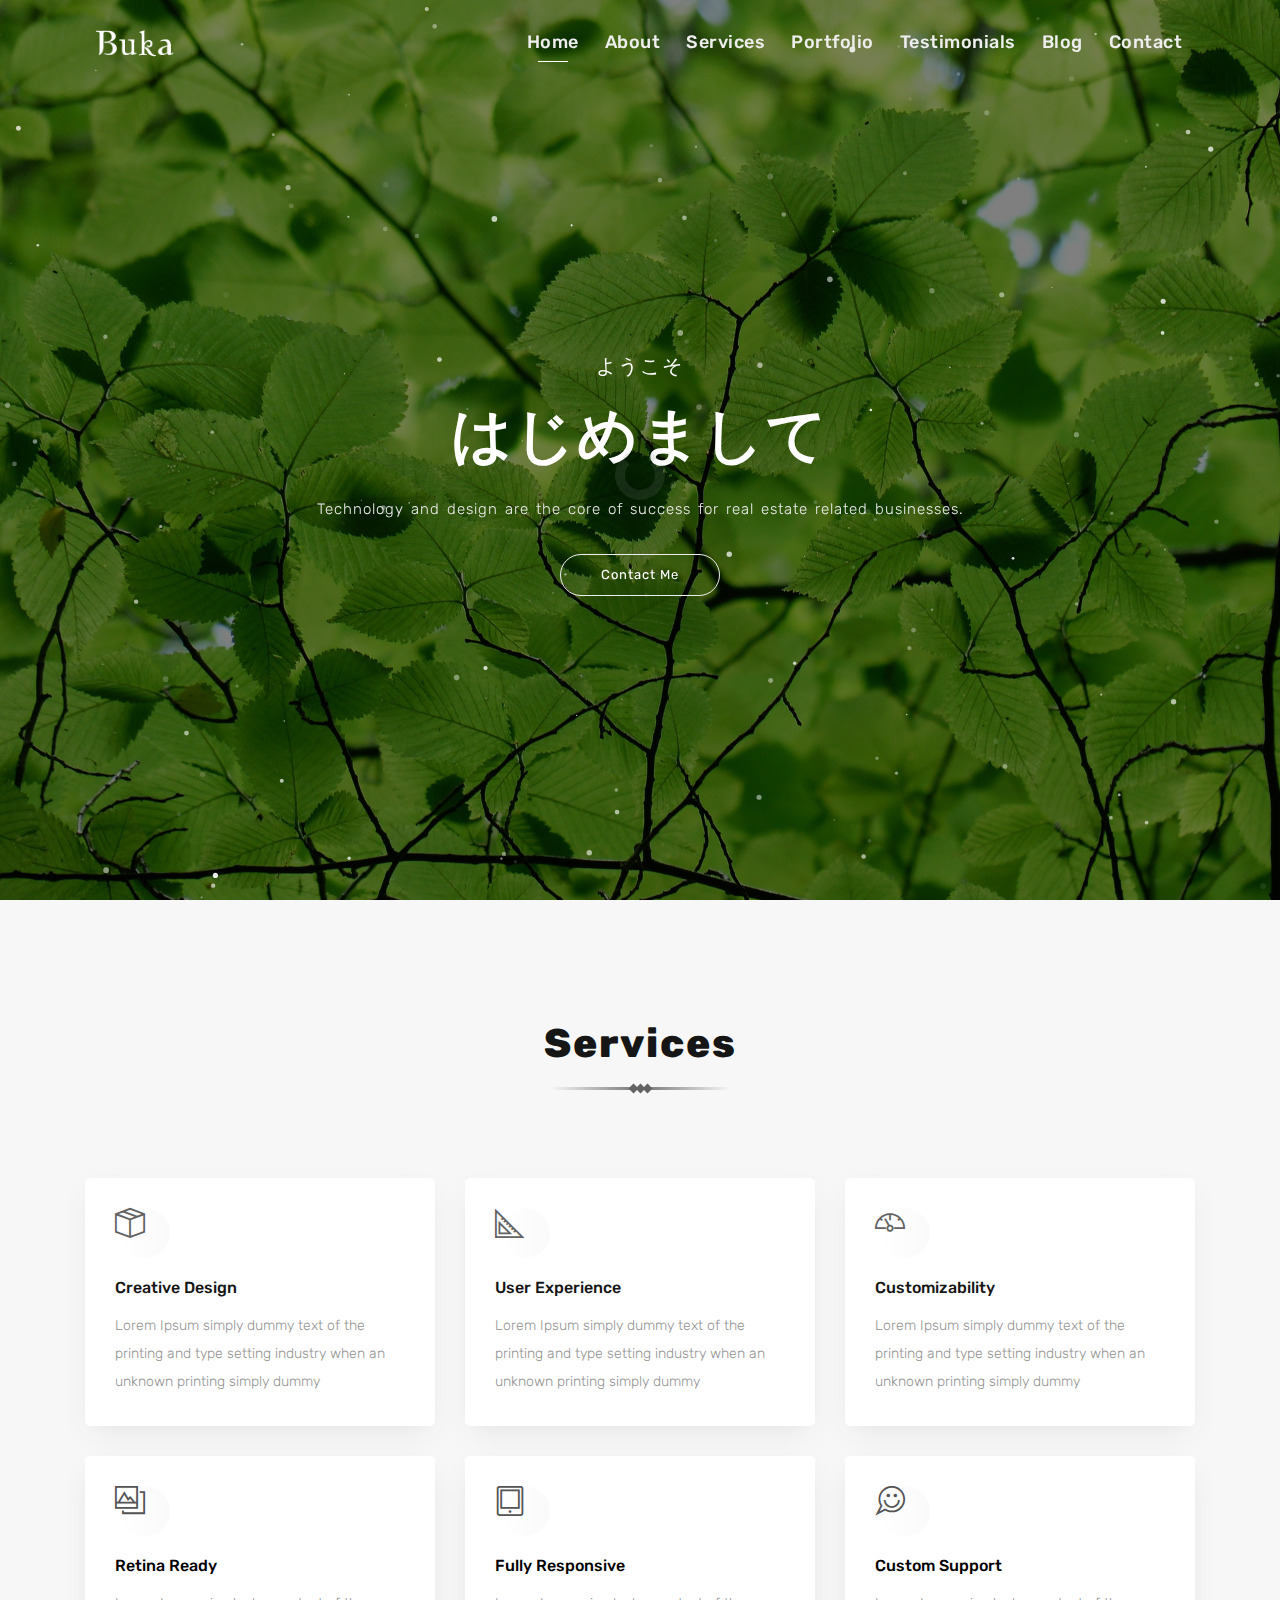
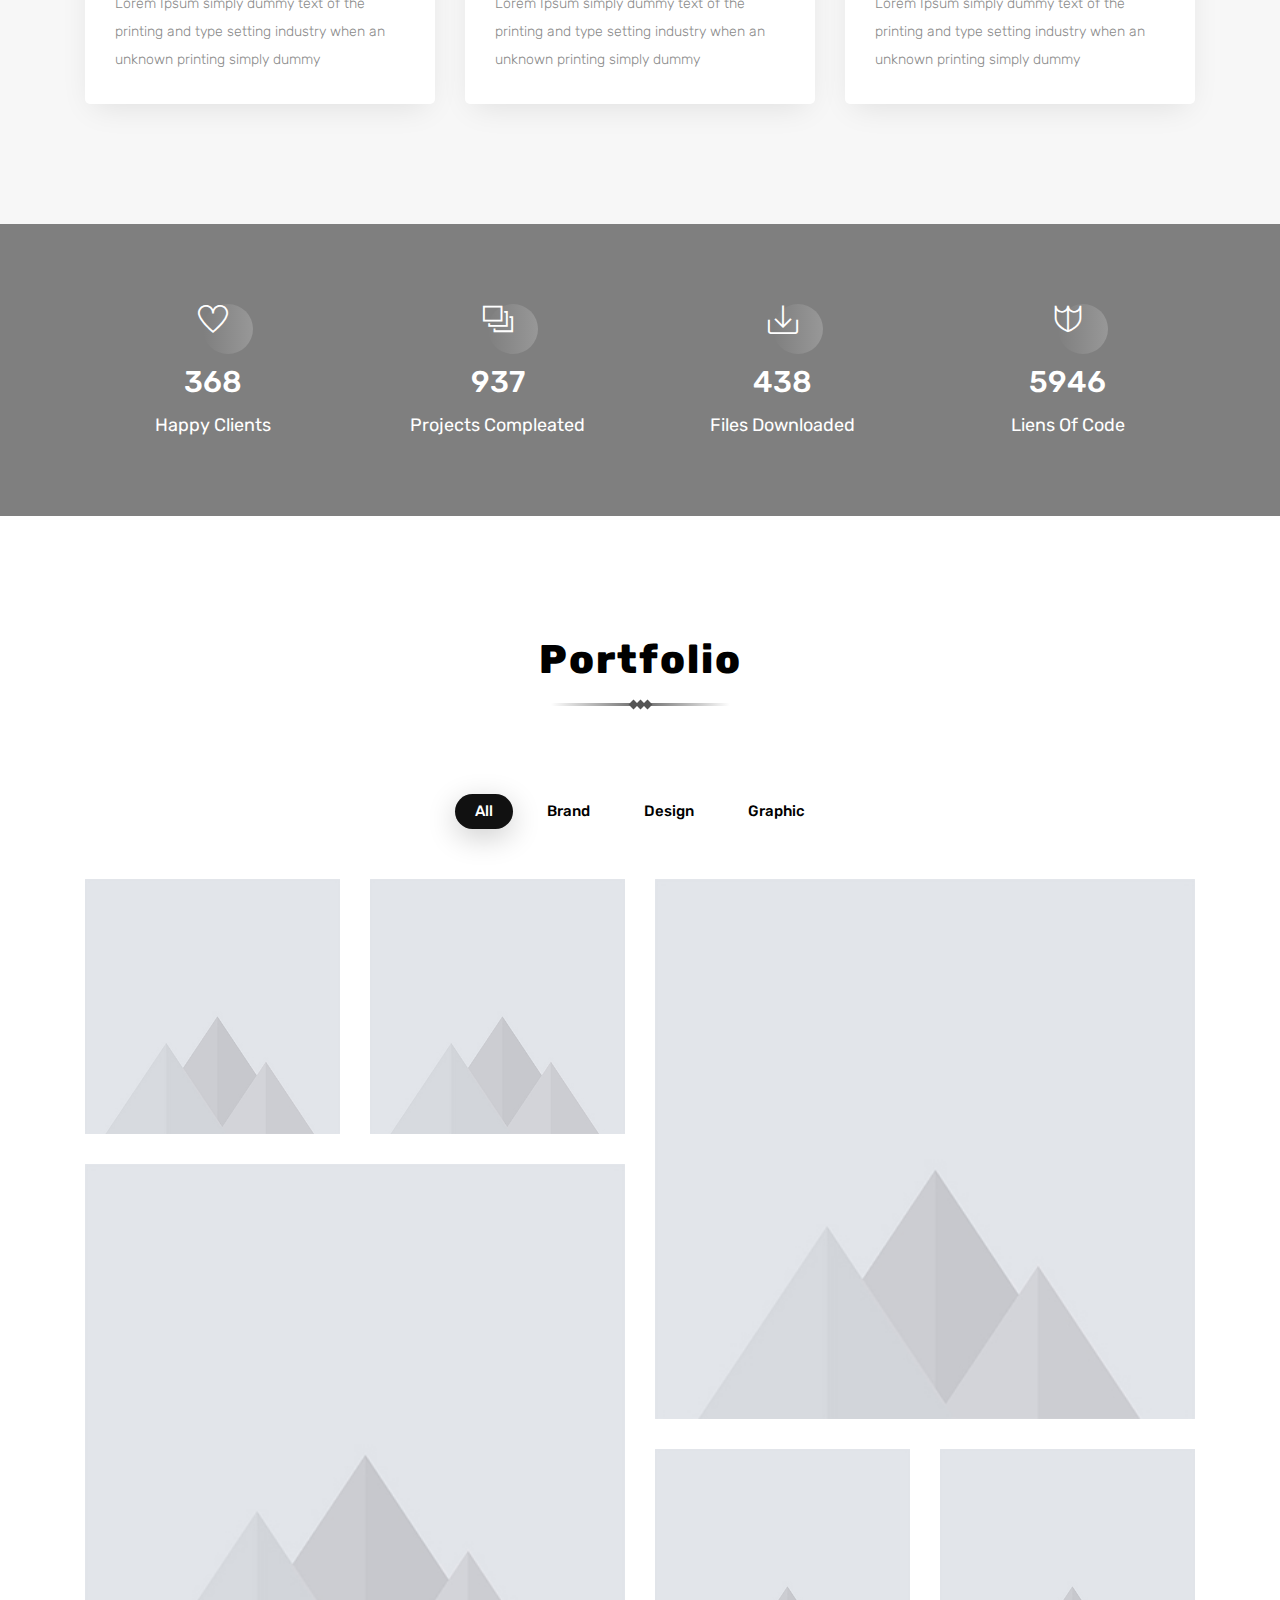
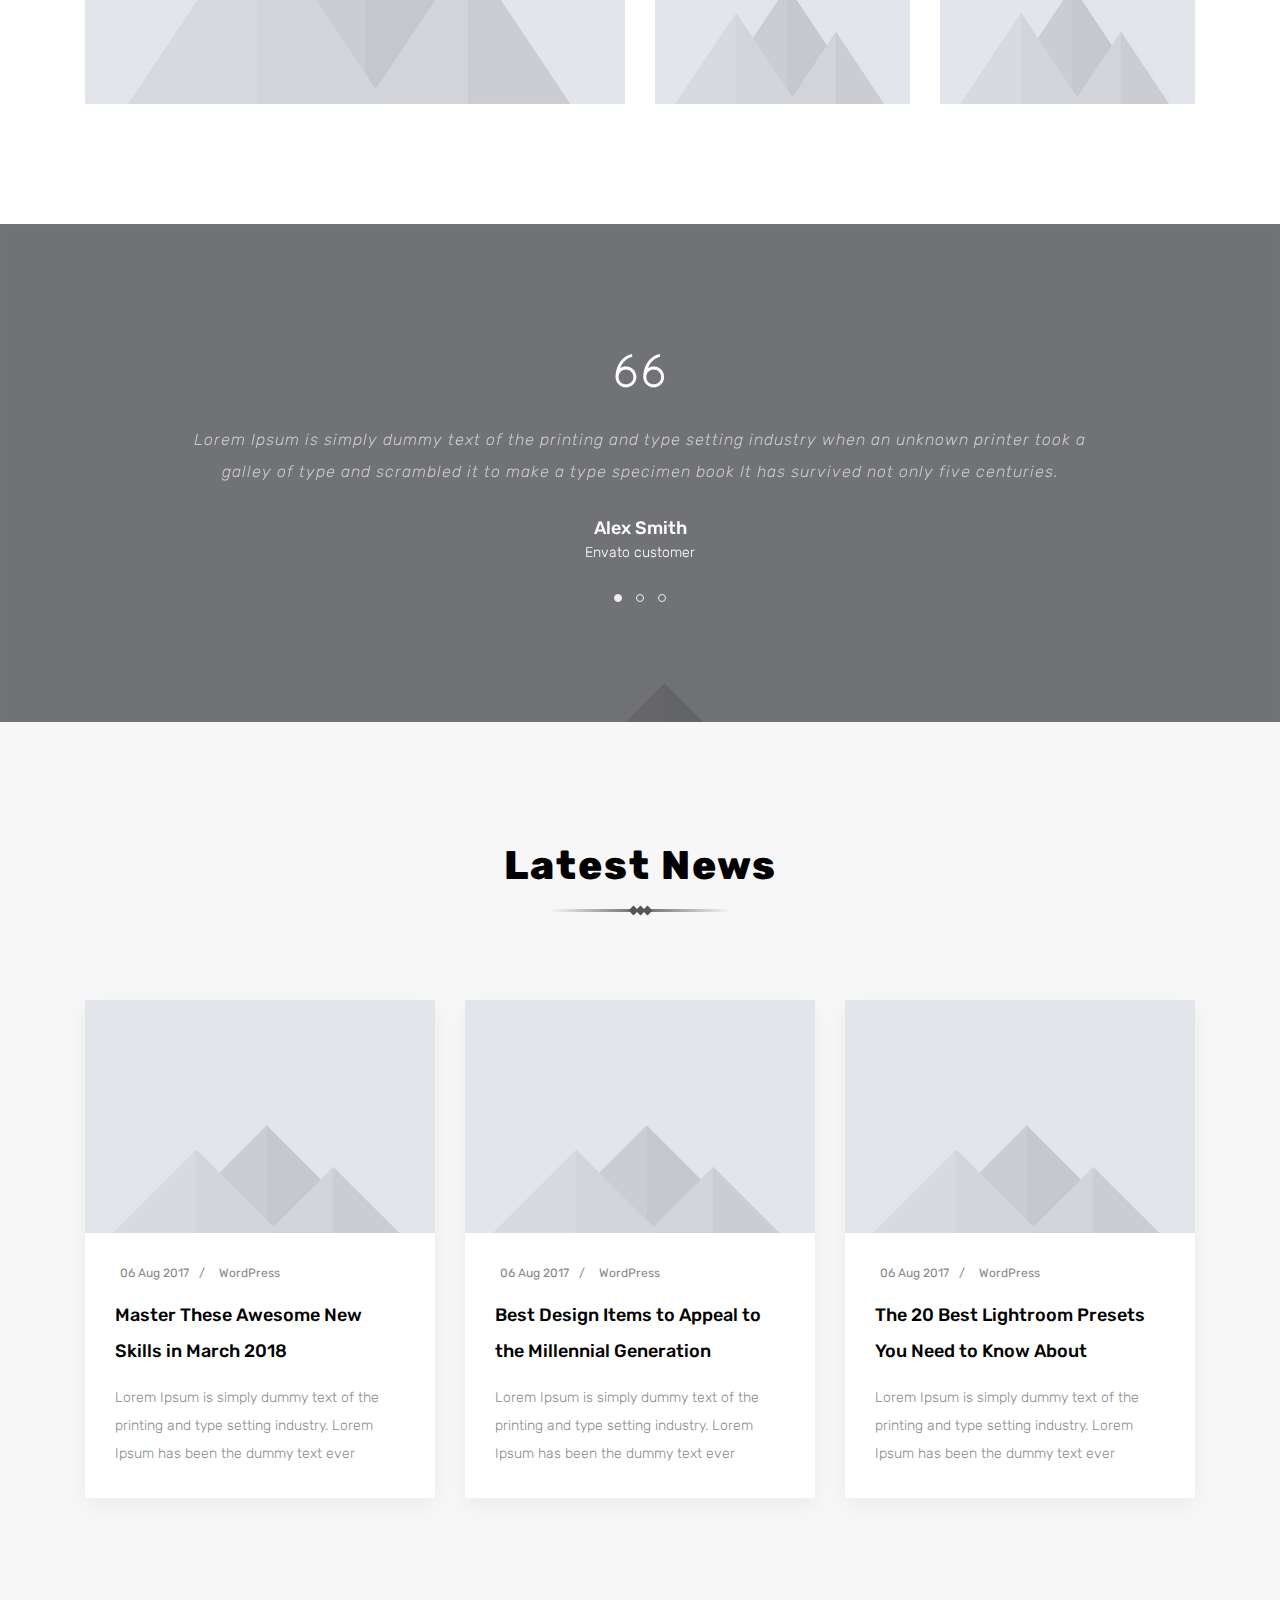
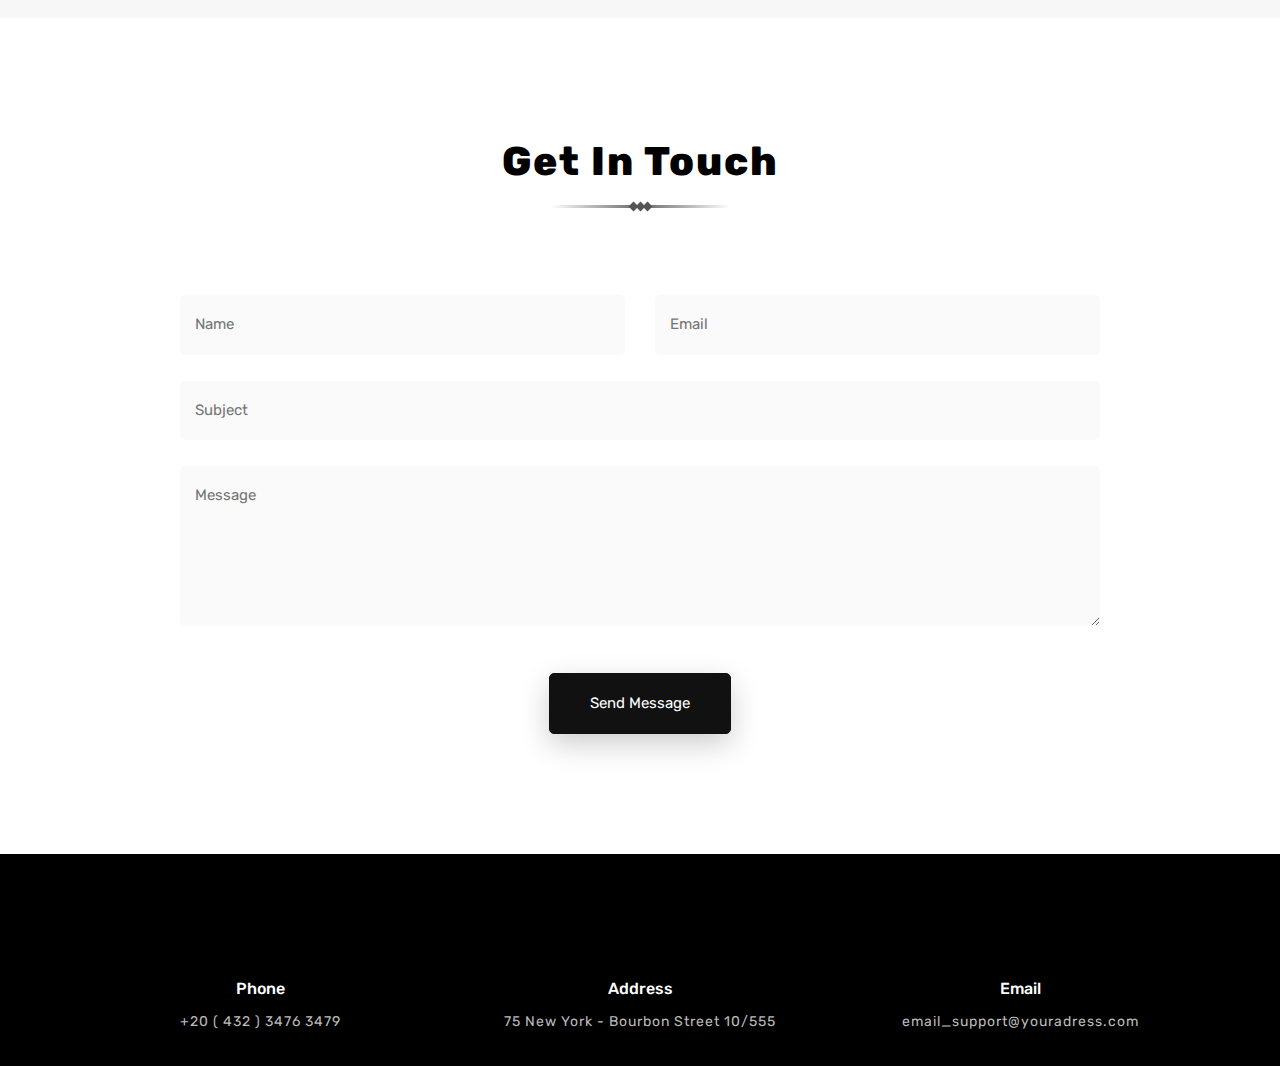
<file: ___index.html>
<!DOCTYPE html>
 <html lang="zxx">

    <head>

    	<!-- Metas -->
        <meta charset="utf-8">
		<meta http-equiv="X-UA-Compatible" content="IE=edge" />
        <meta name="viewport" content="width=device-width, initial-scale=1, maximum-scale=1" />
		<meta name="keywords" content="HTML5 Template Buka onepage themeforest" />
		<meta name="description" content="Buka - Onepage Multi-Purpose HTML5 Template" />
		<meta name="author" content="" />

		<!-- Title  -->
		<title>Kazu</title>

		<!-- Favicon -->
		<link rel="shortcut icon" href="img/favicon.ico" />

		<!-- Google Fonts -->
        <link href="https://fonts.googleapis.com/css?family=Rubik:300,400,500,700,900" rel="stylesheet">

		<!-- Plugins -->
		<link rel="stylesheet" href="css/plugins.css" />

        <!-- Core Style Css -->
        <link rel="stylesheet" href="css/style.css" />

    </head>

    <body>

    	<!-- =====================================
    	==== Start Loading -->

    	<div class="loading">
            <div class="load-circle">
            </div>
        </div>

    	<!-- End Loading ====
    	======================================= -->


    	<!-- =====================================
    	==== Start Navbar -->

		<nav class="navbar navbar-expand-lg">
			<div class="container">

            <!-- Logo -->
            <a class="logo" href="#">
                <img src="img/logo-light.png" alt="logo">
            </a>

			  <button class="navbar-toggler" type="button" data-toggle="collapse" data-target="#navbarSupportedContent" aria-controls="navbarSupportedContent" aria-expanded="false" aria-label="Toggle navigation">
			    <span class="icon-bar"><i class="fas fa-bars"></i></span>
			  </button>

			  <!-- navbar links -->
			  <div class="collapse navbar-collapse" id="navbarSupportedContent">
			    <ul class="navbar-nav ml-auto">
			      <li class="nav-item">
			        <a class="nav-link active" href="#" data-scroll-nav="0">Home</a>
			      </li>
			      <li class="nav-item">
                    <a class="nav-link" href="#" data-scroll-nav="1">About</a>
                  </li>
			      <li class="nav-item">
			        <a class="nav-link" href="#" data-scroll-nav="2">Services</a>
			      </li>
                  <li class="nav-item">
                    <a class="nav-link" href="#" data-scroll-nav="3">Portfolio</a>
                  </li>
			      <li class="nav-item">
			        <a class="nav-link" href="#" data-scroll-nav="4">Testimonials</a>
			      </li>
			      <li class="nav-item">
			        <a class="nav-link" href="#" data-scroll-nav="5">Blog</a>
			      </li>
			      <li class="nav-item">
			        <a class="nav-link" href="#" data-scroll-nav="6">Contact</a>
			      </li>
			    </ul>
			  </div>
			</div>
		</nav>

    	<!-- End Navbar ====
    	======================================= -->


    	<!-- =====================================
    	==== Start Header -->

    	<header class="header valign bg-img" data-scroll-index="0" data-overlay-dark="5" data-background="img/bg1.jpg" data-stellar-background-ratio="0.5">

            <!-- particles -->
            <div id="particles-js"></div>

    		<div class="container">
    			<div class="row">
    				<div class="offset-lg-1 col-lg-10 text-center caption mt-50">
                        <h6>ようこそ</h6>
                        <h1 class="cd-headline clip">
                            <span class="blc">はじめまして </span>
<!--                            <span class="cd-words-wrapper">
                              <b class="is-visible">Alex Smith</b>
                              <b>a Developer</b>
                              <b>a Designer</b>
                            </span> -->
                        </h1>
                        <p>Technology and design are the core of success for real estate related businesses.</p>
<!--                        <div class="social mt-15">
                            <a href="#0" class="icon">
                                <i class="fab fa-facebook-f"></i>
                            </a>
                            <a href="#0" class="icon">
                                <i class="fab fa-twitter"></i>
                            </a>
                            <a href="#0" class="icon">
                                <i class="fab fa-linkedin-in"></i>
                            </a>
                            <a href="#0" class="icon">
                                <i class="fab fa-behance"></i>
                            </a>
                            <a href="#0" class="icon">
                                <i class="fab fa-instagram"></i>
                            </a>
                        </div>  -->
                        <a href="#0" class="butn mt-30" data-scroll-nav="6">Contact Me</a>
    				</div>
    			</div>
    		</div>
    	</header>

    	<!-- End Header ====
    	======================================= -->



        <!-- =====================================
        ==== Start Hero -->

<!--
        <section class="hero section-padding" data-scroll-index="1">
            <div class="container">
                <div class="row">

                    <div class="col-lg-5">
                        <div class="hero-img mb-md50">
                            <div class="img">
                                <img src="img/hero.jpg" alt="">
                            </div>
                        </div>
                    </div>

                    <div class="col-lg-7">
                        <div class="content">
                            <h3>About Me</h3>
                            <span>I am UI/UX Designer And Web Developer</span>
                            <p class="mb-10">Lorem Ipsum is simply dummy text of the an took a galley of type and it to make a type specimen book It has survived not only five centuries.</p>
                            <p>Lorem Ipsum is simply dummy text of the printing and type setting industry when an unknown printer took a galley and type setting unknown printer industry when of type and scrambled it to make a type specimen book It has survived not only five centuries.</p>

                            <div class="skills mt-30">
                                <div class="skill-item">
                                    <h5>Web Design</h5>
                                    <div class="skill-progress">
                                        <div class="progres" data-value="90%"></div>
                                    </div>
                                </div>
                                <div class="skill-item">
                                    <h5>Branding</h5>
                                    <div class="skill-progress">
                                        <div class="progres" data-value="75%"></div>
                                    </div>
                                </div>
                                <div class="skill-item">
                                    <h5>Development</h5>
                                    <div class="skill-progress">
                                        <div class="progres" data-value="85%"></div>
                                    </div>
                                </div>
                            </div>
                        </div>
                    </div>  -->

                </div>
            </div>
        </section>

        <!-- End Hero ====
        ======================================= -->


        <!-- =====================================
        ==== Start Services -->

        <section class="services section-padding bg-gray" data-scroll-index="2">
            <div class="container">
                <div class="row">

                    <div class="section-head text-center col-lg-12">
                        <h3>Services</h3>
                        <span><i></i><i></i><i></i></span>
                    </div>

                    <div class="col-lg-4 col-md-6">
                        <div class="item mb-30">
                            <span class="icon ti-package"></span>
                            <h6>Creative Design</h6>
                            <p>Lorem Ipsum simply dummy text of the printing and type setting industry when an unknown printing simply dummy</p>
                        </div>
                    </div>

                    <div class="col-lg-4 col-md-6">
                        <div class="item mb-30">
                            <span class="icon ti-ruler-alt-2"></span>
                            <h6>User Experience</h6>
                            <p>Lorem Ipsum simply dummy text of the printing and type setting industry when an unknown printing simply dummy</p>
                        </div>
                    </div>

                    <div class="col-lg-4 col-md-6">
                        <div class="item mb-30">
                            <span class="icon ti-dashboard"></span>
                            <h6>Customizability</h6>
                            <p>Lorem Ipsum simply dummy text of the printing and type setting industry when an unknown printing simply dummy</p>
                        </div>
                    </div>

                    <div class="col-lg-4 col-md-6">
                        <div class="item mb-md30">
                            <span class="icon ti-gallery"></span>
                            <h6>Retina Ready</h6>
                            <p>Lorem Ipsum simply dummy text of the printing and type setting industry when an unknown printing simply dummy</p>
                        </div>
                    </div>

                    <div class="col-lg-4 col-md-6">
                        <div class="item mb-sm30">
                            <span class="icon ti-tablet"></span>
                            <h6>Fully Responsive</h6>
                            <p>Lorem Ipsum simply dummy text of the printing and type setting industry when an unknown printing simply dummy</p>
                        </div>
                    </div>

                    <div class="col-lg-4 col-md-6">
                        <div class="item">
                            <span class="icon ti-comments-smiley"></span>
                            <h6>Custom Support</h6>
                            <p>Lorem Ipsum simply dummy text of the printing and type setting industry when an unknown printing simply dummy</p>
                        </div>
                    </div>

                </div>
            </div>
        </section>

        <!-- End Services ====
        ======================================= -->


        <!-- =====================================
        ==== Start Numbers -->

        <div class="numbers bg-img bg-fixed" data-overlay-dark="5" data-background="img/1.jpg">
            <div class="container">
                <div class="row">

                    <div class="col-lg-3 col-md-6">
                        <div class="item text-center mb-md50">
                            <span class="icon ti-heart"></span>
                            <h4 class="count">368</h4>
                            <h6>Happy Clients</h6>
                        </div>
                    </div>

                    <div class="col-lg-3 col-md-6">
                        <div class="item text-center mb-md50">
                            <span class="icon ti-layers-alt"></span>
                            <h4 class="count">937</h4>
                            <h6>Projects Compleated</h6>
                        </div>
                    </div>

                    <div class="col-lg-3 col-md-6">
                        <div class="item text-center mb-sm50">
                            <span class="icon ti-import"></span>
                            <h4 class="count">438</h4>
                            <h6>Files Downloaded</h6>
                        </div>
                    </div>

                    <div class="col-lg-3 col-md-6">
                        <div class="item text-center">
                            <span class="icon ti-shield"></span>
                            <h4 class="count">5946</h4>
                            <h6>Liens Of Code</h6>
                        </div>
                    </div>

                </div>
            </div>
        </div>

        <!-- End Numbers ====
        ======================================= -->


        <!-- =====================================
        ==== Start Works -->

        <section class="works section-padding" data-scroll-index="3">
            <div class="container">
                <div class="row">

                    <div class="section-head text-center col-lg-12">
                        <h3>Portfolio</h3>
                        <span><i></i><i></i><i></i></span>
                    </div>

                    <!-- filter links -->
                    <div class="filtering text-center mb-20 col-sm-12">
                        <div class="filter">
                            <span data-filter='*' class="active">All</span>
                            <span data-filter='.brand'>Brand</span>
                            <span data-filter='.web'>Design</span>
                            <span data-filter='.graphic'>Graphic</span>
                        </div>
                    </div>

                    <!-- gallery -->
                    <div class="gallery text-center full-width">


                        <!-- gallery item -->
                        <div class="col-lg-3 col-md-6 items web">
                            <div class="item-img">
                                <img src="img/portfolio/1.jpg" alt="image">
                                <div class="item-img-overlay valign">
                                    <div class="overlay-info full-width vertical-center">
                                        <h6>Crearive Design</h6>
                                        <a href="img/portfolio/1.jpg" class="popimg">
                                            <span class="icon ti-zoom-in"></span>
                                        </a>
                                        <a href="#0">
                                            <span class="icon ti-link"></span>
                                        </a>
                                    </div>
                                </div>
                            </div>
                        </div>

                        <!-- gallery item -->
                        <div class="col-lg-3 col-md-6 items web">
                            <div class="item-img">
                                <img src="img/portfolio/2.jpg" alt="image">
                                <div class="item-img-overlay valign">
                                    <div class="overlay-info full-width vertical-center">
                                        <h6>Crearive Design</h6>
                                        <a href="img/portfolio/2.jpg" class="popimg">
                                            <span class="icon ti-zoom-in"></span>
                                        </a>
                                        <a href="#0">
                                            <span class="icon ti-link"></span>
                                        </a>
                                    </div>
                                </div>
                            </div>
                        </div>

                        <!-- gallery item -->
                        <div class="col-lg-6 col-md-6 items graphic">
                            <div class="item-img">
                                <img src="img/portfolio/3.jpg" alt="image">
                                <div class="item-img-overlay valign">
                                    <div class="overlay-info full-width vertical-center">
                                        <h6>Crearive Design</h6>
                                        <a href="img/portfolio/3.jpg" class="popimg">
                                            <span class="icon ti-zoom-in"></span>
                                        </a>
                                        <a href="#0">
                                            <span class="icon ti-link"></span>
                                        </a>
                                    </div>
                                </div>
                            </div>
                        </div>

                        <!-- gallery item -->
                        <div class="col-lg-6 col-md-6 items graphic">
                            <div class="item-img">
                                <img src="img/portfolio/4.jpg" alt="image">
                                <div class="item-img-overlay valign">
                                    <div class="overlay-info full-width vertical-center">
                                        <h6>Crearive Design</h6>
                                        <a href="img/portfolio/4.jpg" class="popimg">
                                            <span class="icon ti-zoom-in"></span>
                                        </a>
                                        <a href="#0">
                                            <span class="icon ti-link"></span>
                                        </a>
                                    </div>
                                </div>
                            </div>
                        </div>

                        <!-- gallery item -->
                        <div class="col-lg-3 col-md-6 items brand">
                            <div class="item-img">
                                <img src="img/portfolio/5.jpg" alt="image">
                                <div class="item-img-overlay valign">
                                    <div class="overlay-info full-width vertical-center">
                                        <h6>Crearive Design</h6>
                                        <a href="img/portfolio/5.jpg" class="popimg">
                                            <span class="icon ti-zoom-in"></span>
                                        </a>
                                        <a href="#0">
                                            <span class="icon ti-link"></span>
                                        </a>
                                    </div>
                                </div>
                            </div>
                        </div>

                        <!-- gallery item -->
                        <div class="col-lg-3 col-md-6 items brand">
                            <div class="item-img">
                                <img src="img/portfolio/6.jpg" alt="image">
                                <div class="item-img-overlay valign">
                                    <div class="overlay-info full-width">
                                        <h6>Crearive Design</h6>
                                        <a href="img/portfolio/6.jpg" class="popimg">
                                            <span class="icon ti-zoom-in"></span>
                                        </a>
                                        <a href="#0">
                                            <span class="icon ti-link"></span>
                                        </a>
                                    </div>
                                </div>
                            </div>
                        </div>

                        <div class="clearfix"></div>

                    </div>

                </div>
            </div>
        </section>

        <!-- End Works ====
        ======================================= -->


        <!-- =====================================
        ==== Start Testimonials -->

        <section class="testimonials carousel-single section-padding bg-img" data-scroll-index="4" data-overlay-dark="5" data-background="img/2.jpg">
            <div class="container">
                <div class="row">

                    <div class="text-center col-lg-12">
                        <span class="icon ti-quote-left"></span>
                    </div>

                    <div class="owl-carousel owl-theme offset-lg-1 col-lg-10 text-center">
                        <div class="item">
                            <p>Lorem Ipsum is simply dummy text of the printing and type setting industry when an unknown printer took a galley of type and scrambled it to make a type specimen book It has survived not only five centuries.</p>
                            <h6>Alex Smith</h6>
                            <h5>Envato customer</h5>
                        </div>
                        <div class="item">
                            <p>Lorem Ipsum is simply dummy text of the printing and type setting industry when an unknown printer took a galley of type and scrambled it to make a type specimen book It has survived not only five centuries.</p>
                            <h6>Alex Smith</h6>
                            <h5>Envato customer</h5>
                        </div>
                        <div class="item">
                            <p>Lorem Ipsum is simply dummy text of the printing and type setting industry when an unknown printer took a galley of type and scrambled it to make a type specimen book It has survived not only five centuries.</p>
                            <h6>Alex Smith</h6>
                            <h5>Envato customer</h5>
                        </div>
                    </div>

                </div>
            </div>
        </section>

        <!-- End Testimonials ====
        ======================================= -->


        <!-- =====================================
        ==== Start Blog -->

        <section class="blog section-padding bg-gray" data-scroll-index="5">
            <div class="container">
                <div class="row">

                    <div class="section-head text-center col-lg-12">
                        <h3>Latest News</h3>
                        <span><i></i><i></i><i></i></span>
                    </div>

                    <div class="col-lg-4">
                        <div class="item mb-md50">
                            <div class="post-img">
                                <div class="img">
                                    <img src="img/blog/1.jpg" alt="">
                                </div>
                            </div>
                            <div class="cont">
                                <div class="info">
                                    <a href="#0">06 Aug 2017</a>
                                    <a href="#0">WordPress</a>
                                </div>
                                <h6><a href="#0">Master These Awesome New Skills in March 2018</a></h6>
                                <p>Lorem Ipsum is simply dummy text of the printing and type setting industry. Lorem Ipsum has been the dummy text ever</p>
                            </div>
                        </div>
                    </div>

                    <div class="col-lg-4">
                        <div class="item mb-md50">
                            <div class="post-img">
                                <div class="img">
                                    <img src="img/blog/2.jpg" alt="">
                                </div>
                            </div>
                            <div class="cont">
                                <div class="info">
                                    <a href="#0">06 Aug 2017</a>
                                    <a href="#0">WordPress</a>
                                </div>
                                <h6><a href="#0">Best Design Items to Appeal to the Millennial Generation</a></h6>
                                <p>Lorem Ipsum is simply dummy text of the printing and type setting industry. Lorem Ipsum has been the dummy text ever</p>
                            </div>
                        </div>
                    </div>

                    <div class="col-lg-4">
                        <div class="item">
                            <div class="post-img">
                                <div class="img">
                                    <img src="img/blog/3.jpg" alt="">
                                </div>
                            </div>
                            <div class="cont">
                                <div class="info">
                                    <a href="#0">06 Aug 2017</a>
                                    <a href="#0">WordPress</a>
                                </div>
                                <h6><a href="#0">The 20 Best Lightroom Presets You Need to Know About</a></h6>
                                <p>Lorem Ipsum is simply dummy text of the printing and type setting industry. Lorem Ipsum has been the dummy text ever</p>
                            </div>
                        </div>
                    </div>

                </div>
            </div>
        </section>

        <!-- End Blog ====
        ======================================= -->


        <!-- =====================================
        ==== Start Contact -->

        <section class="contact section-padding" data-scroll-index="6">
            <div class="container">
                <div class="row">

                    <div class="section-head text-center col-lg-12">
                        <h3>Get In Touch</h3>
                        <span><i></i><i></i><i></i></span>
                    </div>

                    <div class="offset-lg-1 col-lg-10">
                        <form class="form" id="contact-form" method="post" action="contact.php">

                            <div class="messages"></div>

                            <div class="controls">

                                <div class="row">

                                    <div class="col-md-6">
                                        <div class="form-group">
                                            <input id="form_name" type="text" name="name" placeholder="Name" required="required">
                                        </div>
                                    </div>
                                    <div class="col-md-6">
                                        <div class="form-group">
                                            <input id="form_email" type="email" name="email" placeholder="Email" required="required">
                                        </div>
                                    </div>
                                    <div class="col-md-12">
                                        <div class="form-group">
                                            <input id="form_subject" type="text" name="subject" placeholder="Subject">
                                        </div>
                                    </div>
                                    <div class="col-md-12">
                                        <div class="form-group">
                                            <textarea id="form_message" name="message" placeholder="Message" rows="4" required="required"></textarea>
                                        </div>
                                    </div>

                                    <div class="col-md-12 text-center">
                                        <button type="submit"><span>Send Message</span></button>
                                    </div>

                                </div>
                            </div>
                        </form>
                    </div>

                </div>
            </div>
        </section>

        <!-- End Contact ====
        ======================================= -->


        <!-- =====================================
        ==== Start Footer -->

<!--        <footer class="bg-img bg-fixed" data-overlay-dark="8" data-background="img/3.jpg">  -->
          <footer data-overlay-dark="10">
            <div class="container">
                <div class="row">

                    <div class="col-lg-4">
                        <div class="item">
                            <span class="icon ti-mobile"></span>
                            <h6>Phone</h6>
                            <p>+20 ( 432 ) 3476 3479</p>
                        </div>
                    </div>

                    <div class="col-lg-4">
                        <div class="item">
                            <span class="icon ti-map"></span>
                            <h6>Address</h6>
                            <p>75 New York - Bourbon Street 10/555</p>
                        </div>
                    </div>

                    <div class="col-lg-4">
                        <div class="item">
                            <span class="icon ti-email"></span>
                            <h6>Email</h6>
                            <p>email_support@youradress.com</p>
                        </div>
                    </div>

                </div>
            </div>

<!--            <div class="sub-footer">
                <div class="container">
                    <div class="row">

                        <div class="col-lg-12">
                            <div class="copy text-center">
                                <div class="social">
                                    <a href="#0" class="icon">
                                        <i class="fab fa-facebook-f"></i>
                                    </a>
                                    <a href="#0" class="icon">
                                        <i class="fab fa-twitter"></i>
                                    </a>
                                    <a href="#0" class="icon">
                                        <i class="fab fa-linkedin-in"></i>
                                    </a>
                                    <a href="#0" class="icon">
                                        <i class="fab fa-behance"></i>
                                    </a>
                                    <a href="#0" class="icon">
                                        <i class="fab fa-instagram"></i>
                                    </a>
                                </div>
                                <p>&copy; 2018 UI-ThemeZ. All Rights Reserved.</p>
                            </div>
                        </div>

                    </div>
                </div>
            </div>  -->
        </footer>

        <!-- End Footer ====
        ======================================= -->





        <!-- jQuery -->
        <script src="js/jquery-3.0.0.min.js"></script>
        <script src="js/jquery-migrate-3.0.0.min.js"></script>

        <!-- popper.min -->
        <script src="js/popper.min.js"></script>

        <!-- bootstrap -->
        <script src="js/bootstrap.min.js"></script>

        <!-- animated.headline -->
        <script src="js/animated.headline.js"></script>

        <!-- scrollIt -->
        <script src="js/scrollIt.min.js"></script>

        <!-- jquery.waypoints.min -->
        <script src="js/jquery.waypoints.min.js"></script>

        <!-- jquery.counterup.min -->
        <script src="js/jquery.counterup.min.js"></script>

        <!-- owl carousel -->
        <script src="js/owl.carousel.min.js"></script>

        <!-- jquery.magnific-popup js -->
        <script src="js/jquery.magnific-popup.min.js"></script>

        <!-- stellar js -->
        <script src="js/jquery.stellar.min.js"></script>

        <!-- particles.min js -->
        <script src="js/particles.min.js"></script>

        <!-- app js -->
        <script src="js/stars.js"></script>

        <!-- isotope.pkgd.min js -->
        <script src="js/isotope.pkgd.min.js"></script>

        <!-- validator js -->
        <script src="js/validator.js"></script>

        <!-- custom scripts -->
        <script src="js/scripts.js"></script>

    </body>
</html>
</file>
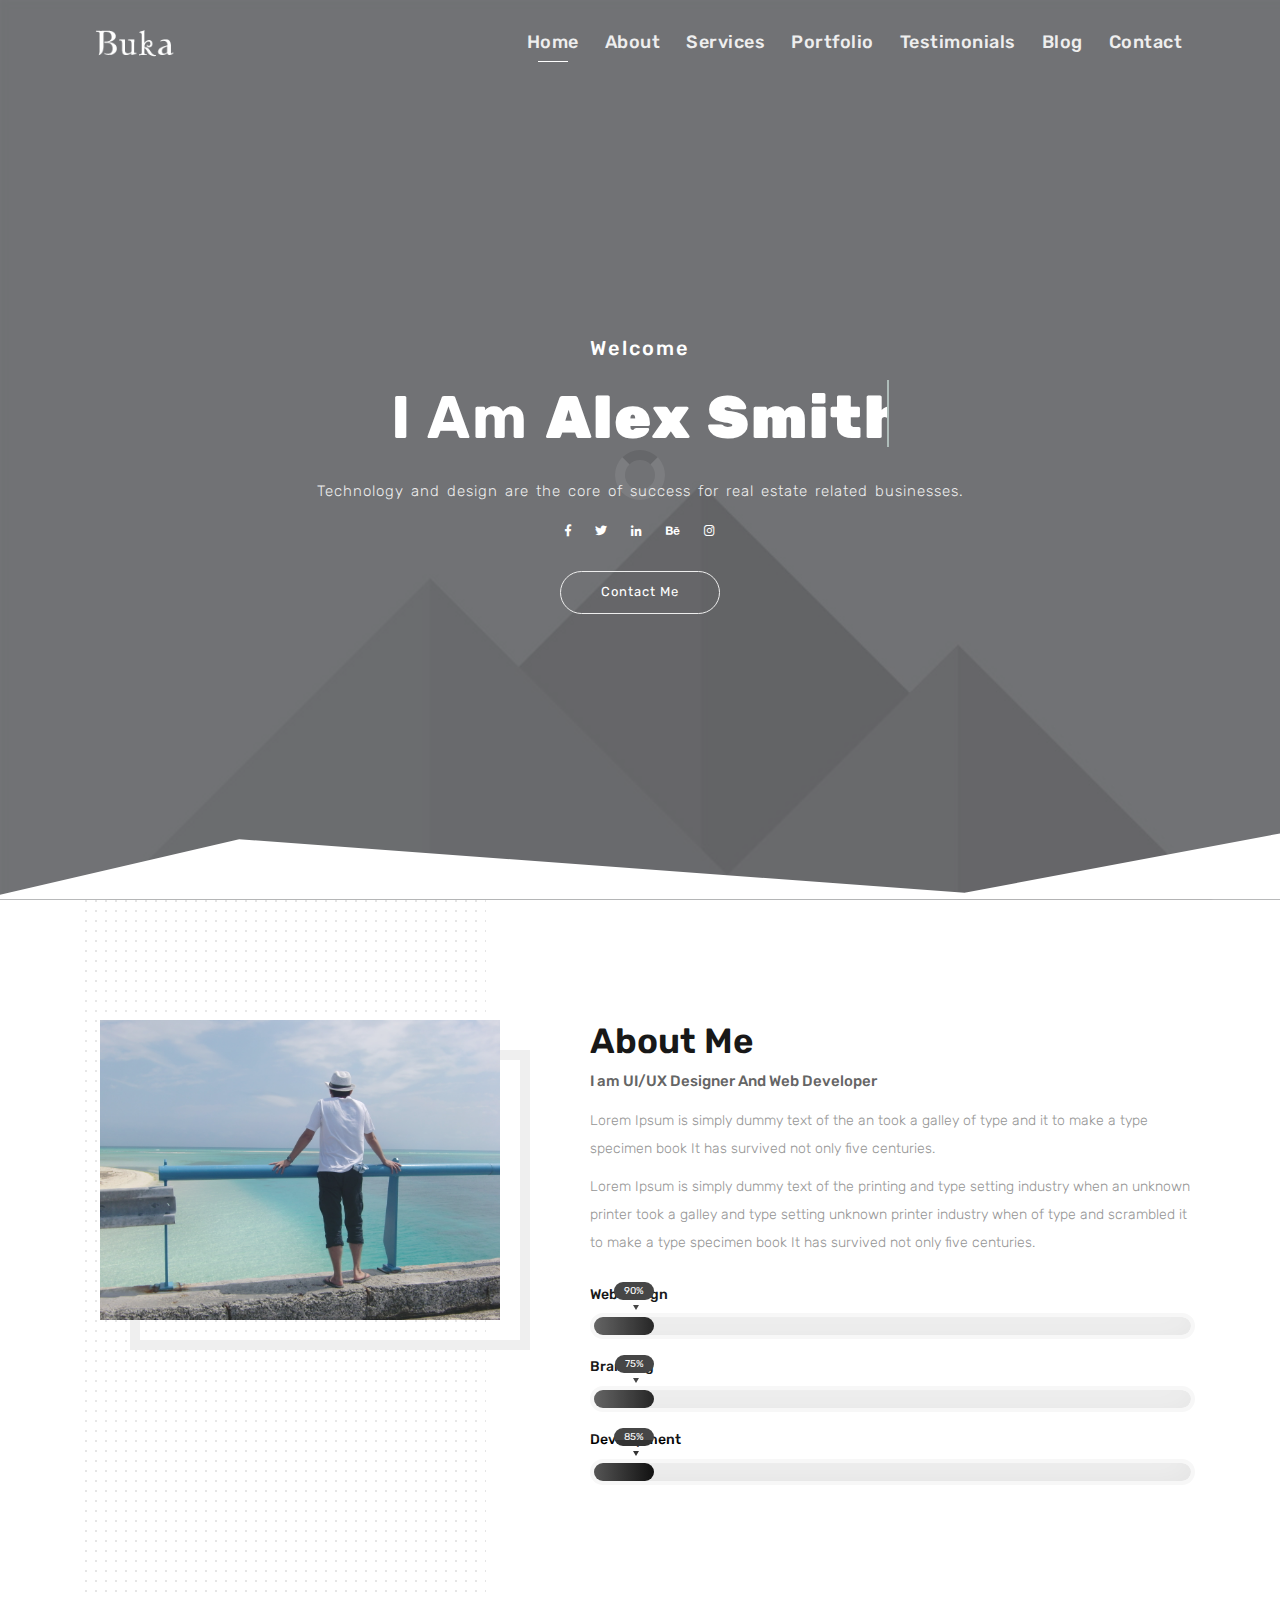
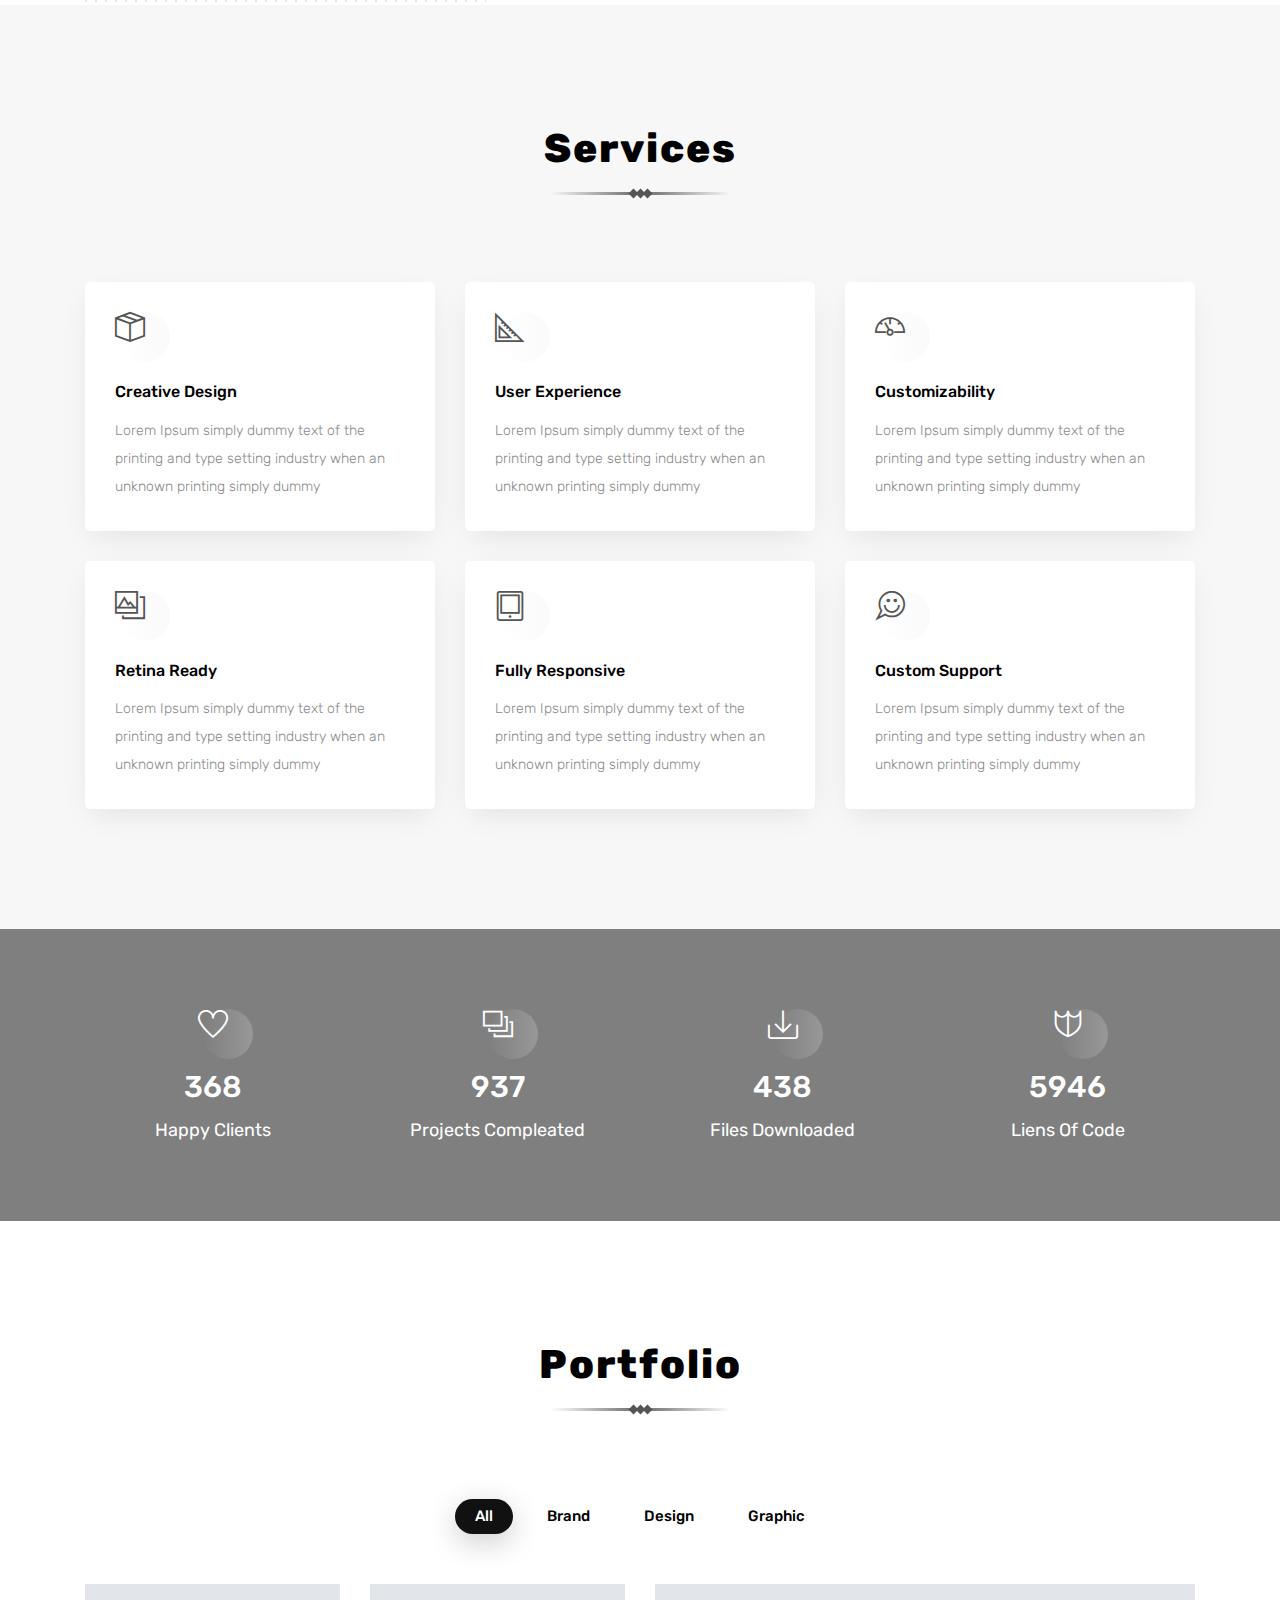
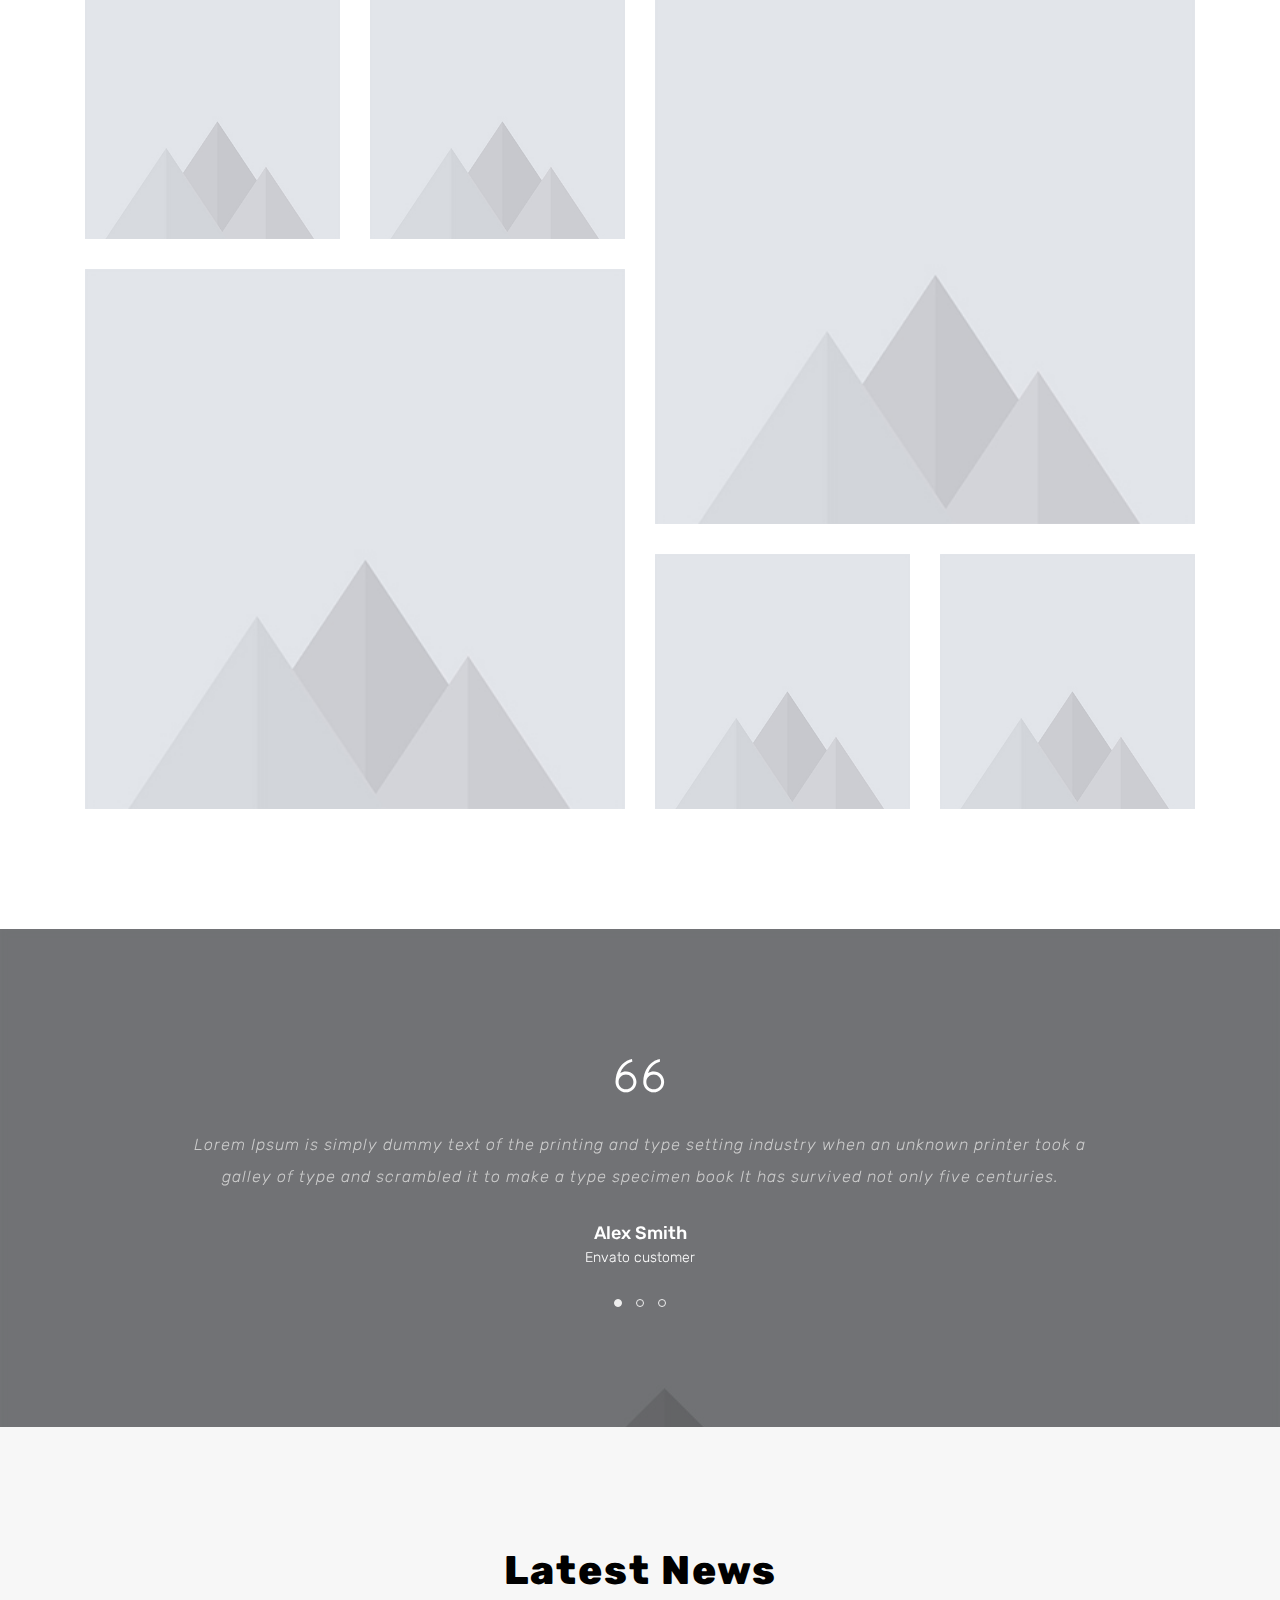
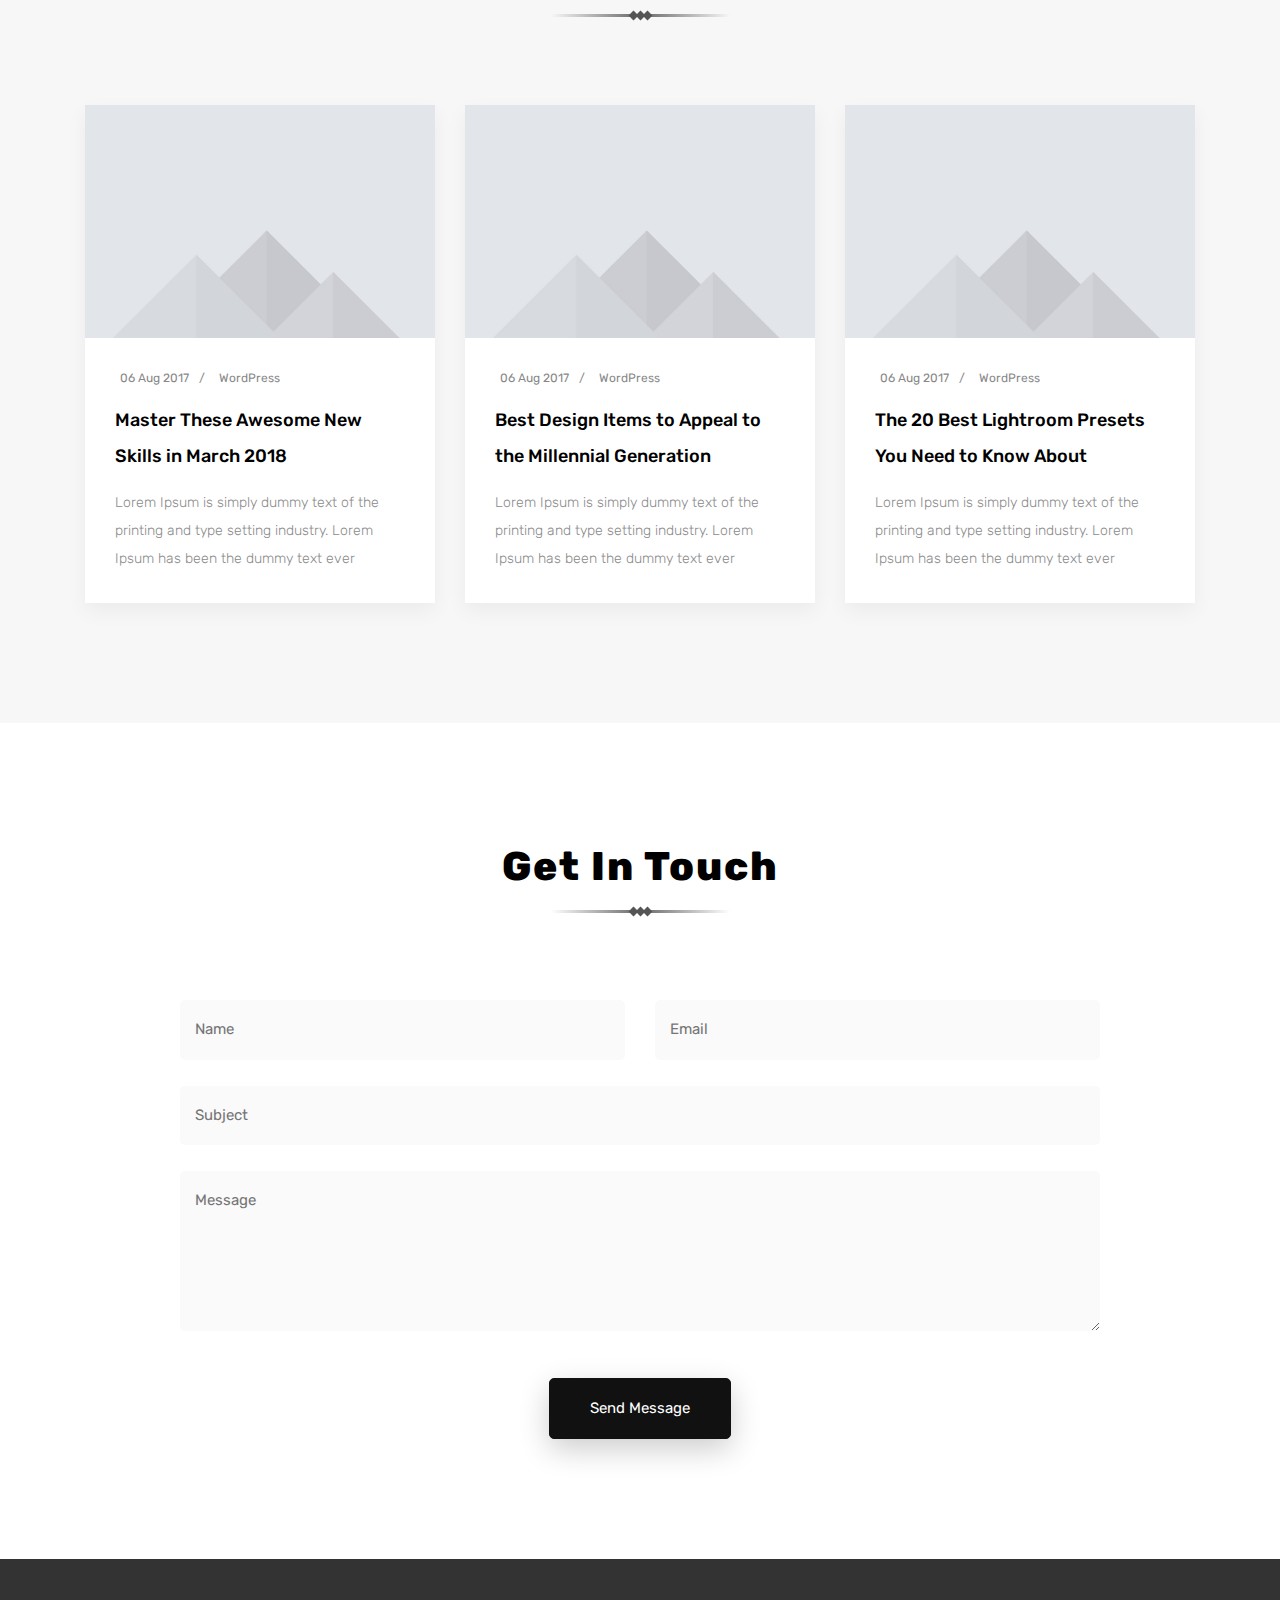
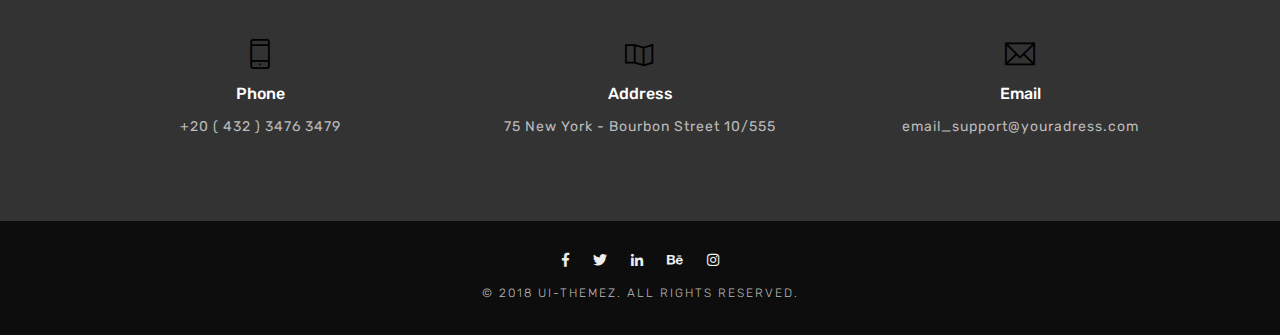
<file: creative.html>
<!DOCTYPE html>
 <html lang="zxx">

    <head>

    	<!-- Metas -->
        <meta charset="utf-8">
		<meta http-equiv="X-UA-Compatible" content="IE=edge" />
        <meta name="viewport" content="width=device-width, initial-scale=1, maximum-scale=1" />
		<meta name="keywords" content="HTML5 Template Buka onepage themeforest" />
		<meta name="description" content="Buka - Onepage Multi-Purpose HTML5 Template" />
		<meta name="author" content="" />

		<!-- Title  -->
		<title>Buka</title>

		<!-- Favicon -->
		<link rel="shortcut icon" href="img/favicon.ico" />

		<!-- Google Fonts -->
        <link href="https://fonts.googleapis.com/css?family=Rubik:300,400,500,700,900" rel="stylesheet">

		<!-- Plugins -->
		<link rel="stylesheet" href="css/plugins.css" />

        <!-- Core Style Css -->
        <link rel="stylesheet" href="css/style.css" />

    </head>

    <body>

    	<!-- =====================================
    	==== Start Loading -->

    	<div class="loading">
            <div class="load-circle">
            </div>
        </div>
        
    	<!-- End Loading ====
    	======================================= -->

       
    	<!-- =====================================
    	==== Start Navbar -->

		<nav class="navbar navbar-expand-lg">
			<div class="container">

            <!-- Logo -->
            <a class="logo" href="#">
                <img src="img/logo-light.png" alt="logo">          
            </a>

			  <button class="navbar-toggler" type="button" data-toggle="collapse" data-target="#navbarSupportedContent" aria-controls="navbarSupportedContent" aria-expanded="false" aria-label="Toggle navigation">
			    <span class="icon-bar"><i class="fas fa-bars"></i></span>
			  </button>

			  <!-- navbar links -->
			  <div class="collapse navbar-collapse" id="navbarSupportedContent">
			    <ul class="navbar-nav ml-auto">
			      <li class="nav-item">
			        <a class="nav-link active" href="#" data-scroll-nav="0">Home</a>
			      </li>
			      <li class="nav-item">
                    <a class="nav-link" href="#" data-scroll-nav="1">About</a>
                  </li>
			      <li class="nav-item">
			        <a class="nav-link" href="#" data-scroll-nav="2">Services</a>
			      </li>
                  <li class="nav-item">
                    <a class="nav-link" href="#" data-scroll-nav="3">Portfolio</a>
                  </li>
			      <li class="nav-item">
			        <a class="nav-link" href="#" data-scroll-nav="4">Testimonials</a>
			      </li>
			      <li class="nav-item">
			        <a class="nav-link" href="#" data-scroll-nav="5">Blog</a>
			      </li>
			      <li class="nav-item">
			        <a class="nav-link" href="#" data-scroll-nav="6">Contact</a>
			      </li>
			    </ul>
			  </div>
			</div>
		</nav>

    	<!-- End Navbar ====
    	======================================= -->


    	<!-- =====================================
    	==== Start Header -->

    	<header class="header creative valign bg-img" data-scroll-index="0" data-overlay-dark="5" data-background="img/bg.jpg" data-stellar-background-ratio="0.5">

            <div class="svg">
                <svg x="0px" y="0px" viewBox="0 186.5 1920 113.5">
                    <polygon points="-30,300 355.167,210.5 1432.5,290 1920,198.5 1920,300"></polygon>
                </svg>
            </div>

    		<div class="container">
    			<div class="row">
    				<div class="offset-lg-1 col-lg-10 text-center caption mt-50">
                        <h6>Welcome</h6>
                        <h1 class="cd-headline clip">
                            <span class="blc">I Am </span>
                            <span class="cd-words-wrapper">
                              <b class="is-visible">Alex Smith</b>
                              <b>a Developer</b>
                              <b>a Designer</b>
                            </span>
                        </h1>
                        <p>Technology and design are the core of success for real estate related businesses.</p>
                        <div class="social mt-15">
                            <a href="#0" class="icon">
                                <i class="fab fa-facebook-f"></i>
                            </a>
                            <a href="#0" class="icon">
                                <i class="fab fa-twitter"></i>
                            </a>
                            <a href="#0" class="icon">
                                <i class="fab fa-linkedin-in"></i>
                            </a>
                            <a href="#0" class="icon">
                                <i class="fab fa-behance"></i>
                            </a>
                            <a href="#0" class="icon">
                                <i class="fab fa-instagram"></i>
                            </a>
                        </div>
                        <a href="#0" class="butn mt-30" data-scroll-nav="6">Contact Me</a>
    				</div>
    			</div>
    		</div>
    	</header>

    	<!-- End Header ====
    	======================================= -->



        <!-- =====================================
        ==== Start Hero -->

        <section class="hero section-padding" data-scroll-index="1">
            <div class="container">
                <div class="row">
                    
                    <div class="col-lg-5">
                        <div class="hero-img mb-md50">
                            <div class="img">
                                <img src="img/hero.jpg" alt="">
                            </div>
                        </div>
                    </div>

                    <div class="col-lg-7">
                        <div class="content">
                            <h3>About Me</h3>
                            <span>I am UI/UX Designer And Web Developer</span>
                            <p class="mb-10">Lorem Ipsum is simply dummy text of the an took a galley of type and it to make a type specimen book It has survived not only five centuries.</p>
                            <p>Lorem Ipsum is simply dummy text of the printing and type setting industry when an unknown printer took a galley and type setting unknown printer industry when of type and scrambled it to make a type specimen book It has survived not only five centuries.</p>

                            <div class="skills mt-30">
                                <div class="skill-item">
                                    <h5>Web Design</h5>
                                    <div class="skill-progress">
                                        <div class="progres" data-value="90%"></div>
                                    </div>
                                </div>
                                <div class="skill-item">
                                    <h5>Branding</h5>
                                    <div class="skill-progress">
                                        <div class="progres" data-value="75%"></div>
                                    </div>
                                </div>
                                <div class="skill-item">
                                    <h5>Development</h5>
                                    <div class="skill-progress">
                                        <div class="progres" data-value="85%"></div>
                                    </div>
                                </div>
                            </div>
                        </div>
                    </div>

                </div>
            </div>
        </section>

        <!-- End Hero ====
        ======================================= -->


        <!-- =====================================
        ==== Start Services -->

        <section class="services section-padding bg-gray" data-scroll-index="2">
            <div class="container">
                <div class="row">
                    
                    <div class="section-head text-center col-lg-12">
                        <h3>Services</h3>
                        <span><i></i><i></i><i></i></span>
                    </div>

                    <div class="col-lg-4 col-md-6">
                        <div class="item mb-30">
                            <span class="icon ti-package"></span>
                            <h6>Creative Design</h6>
                            <p>Lorem Ipsum simply dummy text of the printing and type setting industry when an unknown printing simply dummy</p>
                        </div>
                    </div>

                    <div class="col-lg-4 col-md-6">
                        <div class="item mb-30">
                            <span class="icon ti-ruler-alt-2"></span>
                            <h6>User Experience</h6>
                            <p>Lorem Ipsum simply dummy text of the printing and type setting industry when an unknown printing simply dummy</p>
                        </div>
                    </div>

                    <div class="col-lg-4 col-md-6">
                        <div class="item mb-30">
                            <span class="icon ti-dashboard"></span>
                            <h6>Customizability</h6>
                            <p>Lorem Ipsum simply dummy text of the printing and type setting industry when an unknown printing simply dummy</p>
                        </div>
                    </div>

                    <div class="col-lg-4 col-md-6">
                        <div class="item mb-md30">
                            <span class="icon ti-gallery"></span>
                            <h6>Retina Ready</h6>
                            <p>Lorem Ipsum simply dummy text of the printing and type setting industry when an unknown printing simply dummy</p>
                        </div>
                    </div>

                    <div class="col-lg-4 col-md-6">
                        <div class="item mb-sm30">
                            <span class="icon ti-tablet"></span>
                            <h6>Fully Responsive</h6>
                            <p>Lorem Ipsum simply dummy text of the printing and type setting industry when an unknown printing simply dummy</p>
                        </div>
                    </div>

                    <div class="col-lg-4 col-md-6">
                        <div class="item">
                            <span class="icon ti-comments-smiley"></span>
                            <h6>Custom Support</h6>
                            <p>Lorem Ipsum simply dummy text of the printing and type setting industry when an unknown printing simply dummy</p>
                        </div>
                    </div>

                </div>
            </div>
        </section>

        <!-- End Services ====
        ======================================= -->


        <!-- =====================================
        ==== Start Numbers -->

        <div class="numbers bg-img bg-fixed" data-overlay-dark="5" data-background="img/1.jpg">
            <div class="container">
                <div class="row">

                    <div class="col-lg-3 col-md-6">
                        <div class="item text-center mb-md50">
                            <span class="icon ti-heart"></span>
                            <h4 class="count">368</h4>
                            <h6>Happy Clients</h6>
                        </div>
                    </div>

                    <div class="col-lg-3 col-md-6">
                        <div class="item text-center mb-md50">
                            <span class="icon ti-layers-alt"></span>
                            <h4 class="count">937</h4>
                            <h6>Projects Compleated</h6>
                        </div>
                    </div>

                    <div class="col-lg-3 col-md-6">
                        <div class="item text-center mb-sm50">
                            <span class="icon ti-import"></span>
                            <h4 class="count">438</h4>
                            <h6>Files Downloaded</h6>
                        </div>
                    </div>

                    <div class="col-lg-3 col-md-6">
                        <div class="item text-center">
                            <span class="icon ti-shield"></span>
                            <h4 class="count">5946</h4>
                            <h6>Liens Of Code</h6>
                        </div>
                    </div>

                </div>
            </div>
        </div>

        <!-- End Numbers ====
        ======================================= -->


        <!-- =====================================
        ==== Start Works -->

        <section class="works section-padding" data-scroll-index="3">
            <div class="container">
                <div class="row">
                    
                    <div class="section-head text-center col-lg-12">
                        <h3>Portfolio</h3>
                        <span><i></i><i></i><i></i></span>
                    </div>

                    <!-- filter links -->
                    <div class="filtering text-center mb-20 col-sm-12">
                        <div class="filter">
                            <span data-filter='*' class="active">All</span>
                            <span data-filter='.brand'>Brand</span>
                            <span data-filter='.web'>Design</span>
                            <span data-filter='.graphic'>Graphic</span>
                        </div>
                    </div>

                    <!-- gallery -->
                    <div class="gallery text-center full-width">


                        <!-- gallery item -->
                        <div class="col-lg-3 col-md-6 items web">
                            <div class="item-img">
                                <img src="img/portfolio/1.jpg" alt="image">
                                <div class="item-img-overlay valign">
                                    <div class="overlay-info full-width vertical-center">
                                        <h6>Crearive Design</h6>
                                        <a href="img/portfolio/1.jpg" class="popimg">
                                            <span class="icon ti-zoom-in"></span>
                                        </a>
                                        <a href="#0">
                                            <span class="icon ti-link"></span>
                                        </a>
                                    </div>
                                </div>
                            </div>
                        </div>

                        <!-- gallery item -->
                        <div class="col-lg-3 col-md-6 items web">
                            <div class="item-img">
                                <img src="img/portfolio/2.jpg" alt="image">
                                <div class="item-img-overlay valign">
                                    <div class="overlay-info full-width vertical-center">
                                        <h6>Crearive Design</h6>
                                        <a href="img/portfolio/2.jpg" class="popimg">
                                            <span class="icon ti-zoom-in"></span>
                                        </a>
                                        <a href="#0">
                                            <span class="icon ti-link"></span>
                                        </a>
                                    </div>
                                </div>
                            </div>
                        </div>

                        <!-- gallery item -->
                        <div class="col-lg-6 col-md-6 items graphic">
                            <div class="item-img">
                                <img src="img/portfolio/3.jpg" alt="image">
                                <div class="item-img-overlay valign">
                                    <div class="overlay-info full-width vertical-center">
                                        <h6>Crearive Design</h6>
                                        <a href="img/portfolio/3.jpg" class="popimg">
                                            <span class="icon ti-zoom-in"></span>
                                        </a>
                                        <a href="#0">
                                            <span class="icon ti-link"></span>
                                        </a>
                                    </div>
                                </div>
                            </div>
                        </div>

                        <!-- gallery item -->
                        <div class="col-lg-6 col-md-6 items graphic">
                            <div class="item-img">
                                <img src="img/portfolio/4.jpg" alt="image">
                                <div class="item-img-overlay valign">
                                    <div class="overlay-info full-width vertical-center">
                                        <h6>Crearive Design</h6>
                                        <a href="img/portfolio/4.jpg" class="popimg">
                                            <span class="icon ti-zoom-in"></span>
                                        </a>
                                        <a href="#0">
                                            <span class="icon ti-link"></span>
                                        </a>
                                    </div>
                                </div>
                            </div>
                        </div>

                        <!-- gallery item -->
                        <div class="col-lg-3 col-md-6 items brand">
                            <div class="item-img">
                                <img src="img/portfolio/5.jpg" alt="image">
                                <div class="item-img-overlay valign">
                                    <div class="overlay-info full-width vertical-center">
                                        <h6>Crearive Design</h6>
                                        <a href="img/portfolio/5.jpg" class="popimg">
                                            <span class="icon ti-zoom-in"></span>
                                        </a>
                                        <a href="#0">
                                            <span class="icon ti-link"></span>
                                        </a>
                                    </div>
                                </div>
                            </div>
                        </div>

                        <!-- gallery item -->
                        <div class="col-lg-3 col-md-6 items brand">
                            <div class="item-img">
                                <img src="img/portfolio/6.jpg" alt="image">
                                <div class="item-img-overlay valign">
                                    <div class="overlay-info full-width">
                                        <h6>Crearive Design</h6>
                                        <a href="img/portfolio/6.jpg" class="popimg">
                                            <span class="icon ti-zoom-in"></span>
                                        </a>
                                        <a href="#0">
                                            <span class="icon ti-link"></span>
                                        </a>
                                    </div>
                                </div>
                            </div>
                        </div>

                        <div class="clearfix"></div>
                    
                    </div>

                </div>
            </div>
        </section>

        <!-- End Works ====
        ======================================= -->


        <!-- =====================================
        ==== Start Testimonials -->

        <section class="testimonials carousel-single section-padding bg-img" data-scroll-index="4" data-overlay-dark="5" data-background="img/2.jpg">
            <div class="container">
                <div class="row">

                    <div class="text-center col-lg-12">
                        <span class="icon ti-quote-left"></span>
                    </div>

                    <div class="owl-carousel owl-theme offset-lg-1 col-lg-10 text-center">
                        <div class="item">
                            <p>Lorem Ipsum is simply dummy text of the printing and type setting industry when an unknown printer took a galley of type and scrambled it to make a type specimen book It has survived not only five centuries.</p>
                            <h6>Alex Smith</h6>
                            <h5>Envato customer</h5>
                        </div>
                        <div class="item">
                            <p>Lorem Ipsum is simply dummy text of the printing and type setting industry when an unknown printer took a galley of type and scrambled it to make a type specimen book It has survived not only five centuries.</p>
                            <h6>Alex Smith</h6>
                            <h5>Envato customer</h5>
                        </div>
                        <div class="item">
                            <p>Lorem Ipsum is simply dummy text of the printing and type setting industry when an unknown printer took a galley of type and scrambled it to make a type specimen book It has survived not only five centuries.</p>
                            <h6>Alex Smith</h6>
                            <h5>Envato customer</h5>
                        </div>
                    </div>

                </div>
            </div>
        </section>

        <!-- End Testimonials ====
        ======================================= -->


        <!-- =====================================
        ==== Start Blog -->

        <section class="blog section-padding bg-gray" data-scroll-index="5">
            <div class="container">
                <div class="row">
                    
                    <div class="section-head text-center col-lg-12">
                        <h3>Latest News</h3>
                        <span><i></i><i></i><i></i></span>
                    </div>

                    <div class="col-lg-4">
                        <div class="item mb-md50">
                            <div class="post-img">
                                <div class="img">
                                    <img src="img/blog/1.jpg" alt="">
                                </div>
                            </div>
                            <div class="cont">
                                <div class="info">
                                    <a href="#0">06 Aug 2017</a>
                                    <a href="#0">WordPress</a>
                                </div>
                                <h6><a href="#0">Master These Awesome New Skills in March 2018</a></h6>
                                <p>Lorem Ipsum is simply dummy text of the printing and type setting industry. Lorem Ipsum has been the dummy text ever</p>
                            </div>
                        </div>
                    </div>

                    <div class="col-lg-4">
                        <div class="item mb-md50">
                            <div class="post-img">
                                <div class="img">
                                    <img src="img/blog/2.jpg" alt="">
                                </div>
                            </div>
                            <div class="cont">
                                <div class="info">
                                    <a href="#0">06 Aug 2017</a>
                                    <a href="#0">WordPress</a>
                                </div>
                                <h6><a href="#0">Best Design Items to Appeal to the Millennial Generation</a></h6>
                                <p>Lorem Ipsum is simply dummy text of the printing and type setting industry. Lorem Ipsum has been the dummy text ever</p>
                            </div>
                        </div>
                    </div>

                    <div class="col-lg-4">
                        <div class="item">
                            <div class="post-img">
                                <div class="img">
                                    <img src="img/blog/3.jpg" alt="">
                                </div>
                            </div>
                            <div class="cont">
                                <div class="info">
                                    <a href="#0">06 Aug 2017</a>
                                    <a href="#0">WordPress</a>
                                </div>
                                <h6><a href="#0">The 20 Best Lightroom Presets You Need to Know About</a></h6>
                                <p>Lorem Ipsum is simply dummy text of the printing and type setting industry. Lorem Ipsum has been the dummy text ever</p>
                            </div>
                        </div>
                    </div>

                </div>
            </div>
        </section>

        <!-- End Blog ====
        ======================================= -->


        <!-- =====================================
        ==== Start Contact -->

        <section class="contact section-padding" data-scroll-index="6">
            <div class="container">
                <div class="row">
                    
                    <div class="section-head text-center col-lg-12">
                        <h3>Get In Touch</h3>
                        <span><i></i><i></i><i></i></span>
                    </div>

                    <div class="offset-lg-1 col-lg-10">
                        <form class="form" id="contact-form" method="post" action="contact.php">

                            <div class="messages"></div>

                            <div class="controls">

                                <div class="row">

                                    <div class="col-md-6">
                                        <div class="form-group">
                                            <input id="form_name" type="text" name="name" placeholder="Name" required="required">
                                        </div>
                                    </div>
                                    <div class="col-md-6">
                                        <div class="form-group">
                                            <input id="form_email" type="email" name="email" placeholder="Email" required="required">
                                        </div>
                                    </div>
                                    <div class="col-md-12">
                                        <div class="form-group">
                                            <input id="form_subject" type="text" name="subject" placeholder="Subject">
                                        </div>
                                    </div>
                                    <div class="col-md-12">
                                        <div class="form-group">
                                            <textarea id="form_message" name="message" placeholder="Message" rows="4" required="required"></textarea>
                                        </div>
                                    </div>

                                    <div class="col-md-12 text-center">
                                        <button type="submit"><span>Send Message</span></button>
                                    </div>

                                </div>                             
                            </div>
                        </form>
                    </div>

                </div>
            </div>
        </section>

        <!-- End Contact ====
        ======================================= -->


        <!-- =====================================
        ==== Start Footer -->

        <footer class="bg-img bg-fixed" data-overlay-dark="8" data-background="img/3.jpg">
            <div class="container">
                <div class="row">
                    
                    <div class="col-lg-4">
                        <div class="item">
                            <span class="icon ti-mobile"></span>
                            <h6>Phone</h6>
                            <p>+20 ( 432 ) 3476 3479</p>
                        </div>
                    </div>

                    <div class="col-lg-4">
                        <div class="item">
                            <span class="icon ti-map"></span>
                            <h6>Address</h6>
                            <p>75 New York - Bourbon Street 10/555</p>
                        </div>
                    </div>

                    <div class="col-lg-4">
                        <div class="item">
                            <span class="icon ti-email"></span>
                            <h6>Email</h6>
                            <p>email_support@youradress.com</p>
                        </div>
                    </div>

                </div>
            </div>

            <div class="sub-footer">
                <div class="container">
                    <div class="row">
                        
                        <div class="col-lg-12">
                            <div class="copy text-center">
                                <div class="social">
                                    <a href="#0" class="icon">
                                        <i class="fab fa-facebook-f"></i>
                                    </a>
                                    <a href="#0" class="icon">
                                        <i class="fab fa-twitter"></i>
                                    </a>
                                    <a href="#0" class="icon">
                                        <i class="fab fa-linkedin-in"></i>
                                    </a>
                                    <a href="#0" class="icon">
                                        <i class="fab fa-behance"></i>
                                    </a>
                                    <a href="#0" class="icon">
                                        <i class="fab fa-instagram"></i>
                                    </a>
                                </div>
                                <p>&copy; 2018 UI-ThemeZ. All Rights Reserved.</p>
                            </div>
                        </div>

                    </div>
                </div>
            </div>
        </footer>

        <!-- End Footer ====
        ======================================= -->




       
        <!-- jQuery -->
        <script src="js/jquery-3.0.0.min.js"></script>
        <script src="js/jquery-migrate-3.0.0.min.js"></script>

        <!-- popper.min -->
        <script src="js/popper.min.js"></script>

        <!-- bootstrap -->
        <script src="js/bootstrap.min.js"></script>

        <!-- animated.headline -->
        <script src="js/animated.headline.js"></script>

        <!-- scrollIt -->
        <script src="js/scrollIt.min.js"></script>

        <!-- jquery.waypoints.min -->
        <script src="js/jquery.waypoints.min.js"></script>

        <!-- jquery.counterup.min -->
        <script src="js/jquery.counterup.min.js"></script>

        <!-- owl carousel -->
        <script src="js/owl.carousel.min.js"></script>

        <!-- jquery.magnific-popup js -->
        <script src="js/jquery.magnific-popup.min.js"></script>

        <!-- stellar js -->
        <script src="js/jquery.stellar.min.js"></script>

        <!-- isotope.pkgd.min js -->
        <script src="js/isotope.pkgd.min.js"></script>

        <!-- validator js -->
        <script src="js/validator.js"></script>

        <!-- custom scripts -->
        <script src="js/scripts.js"></script>

    </body>
</html>
</file>
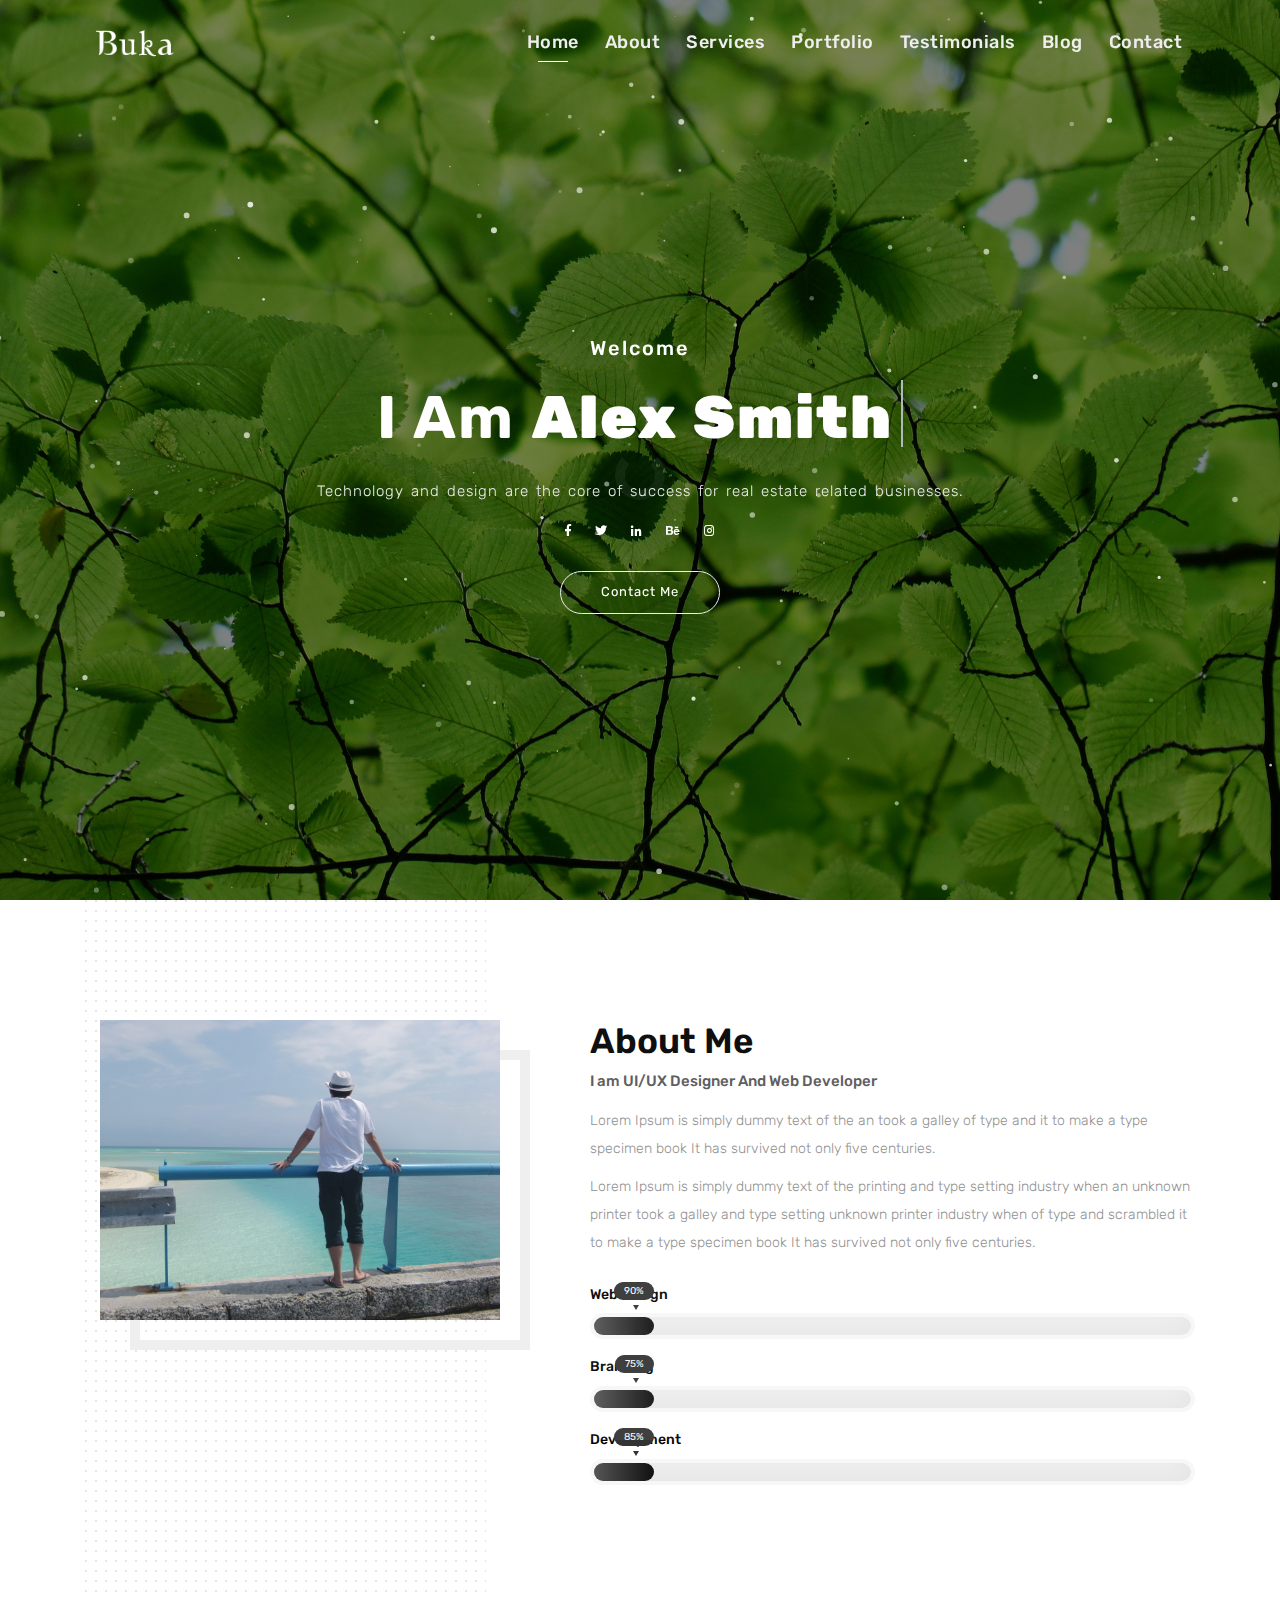
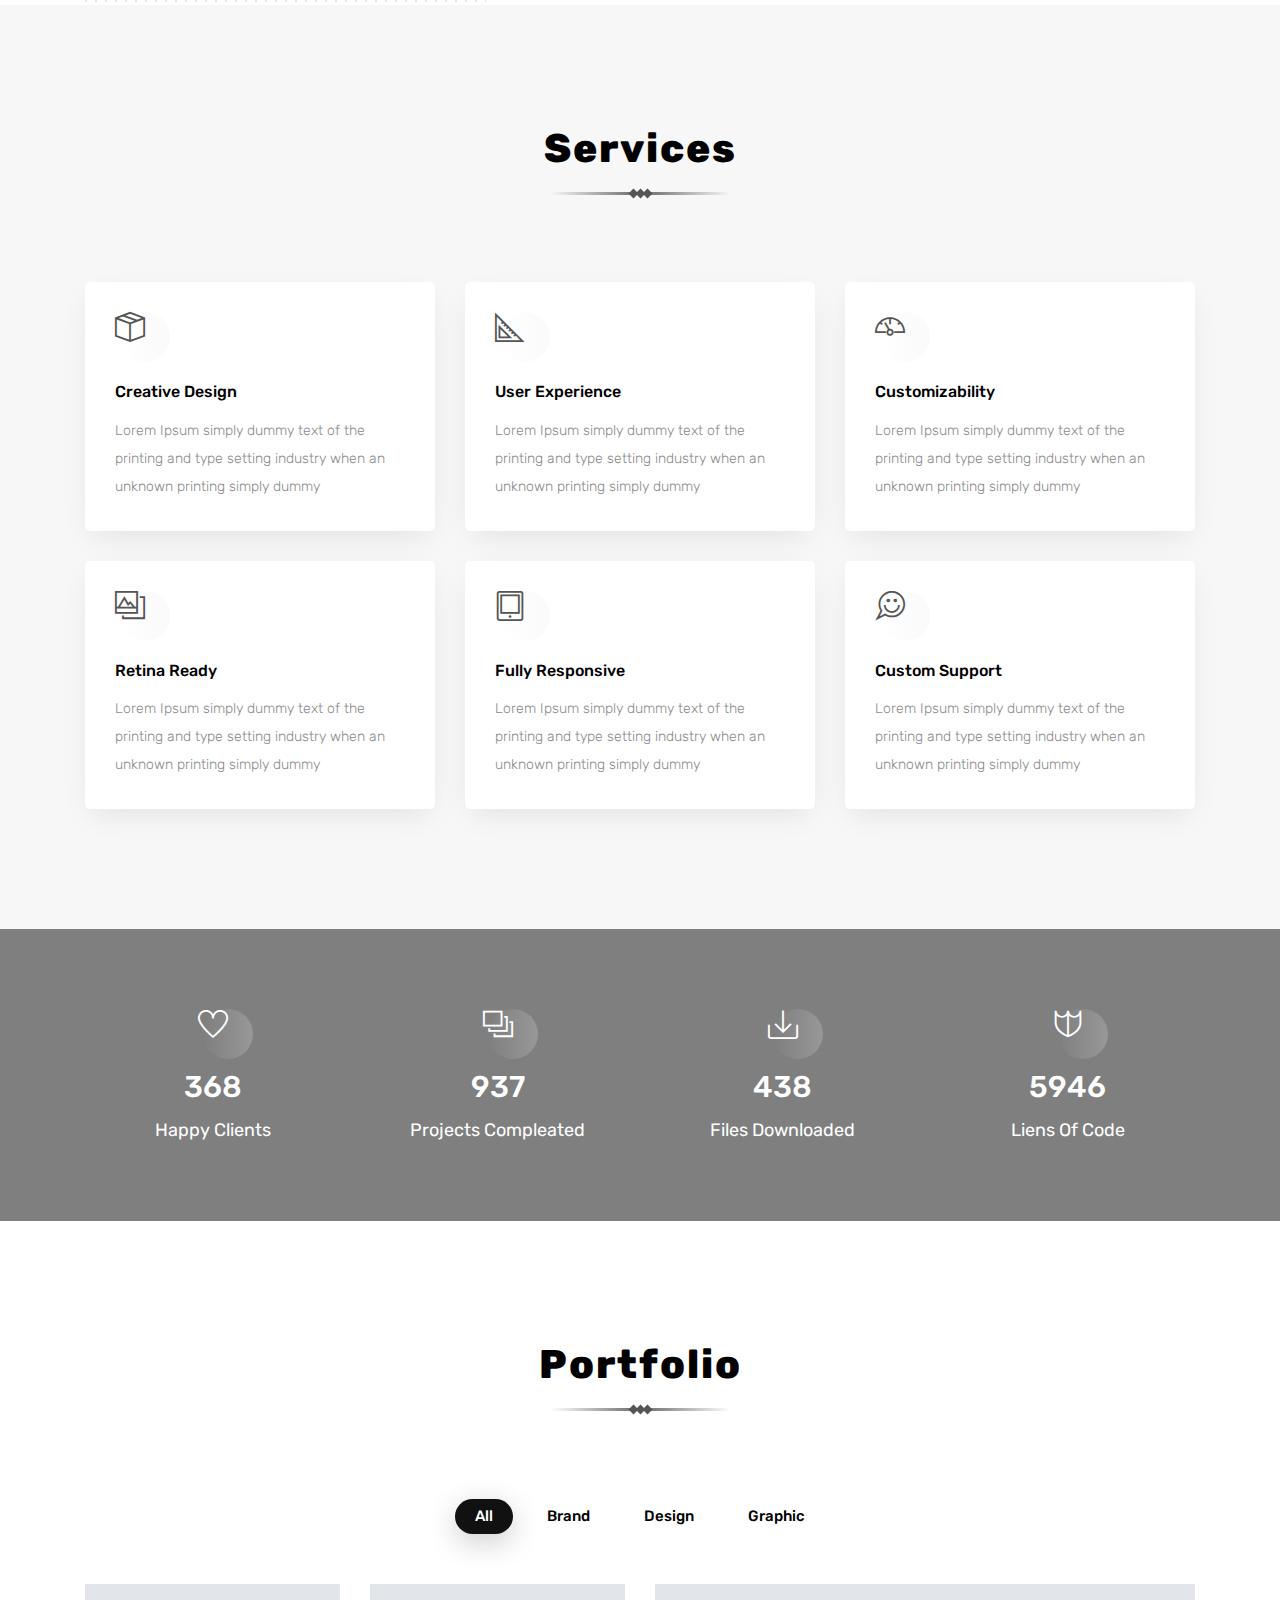
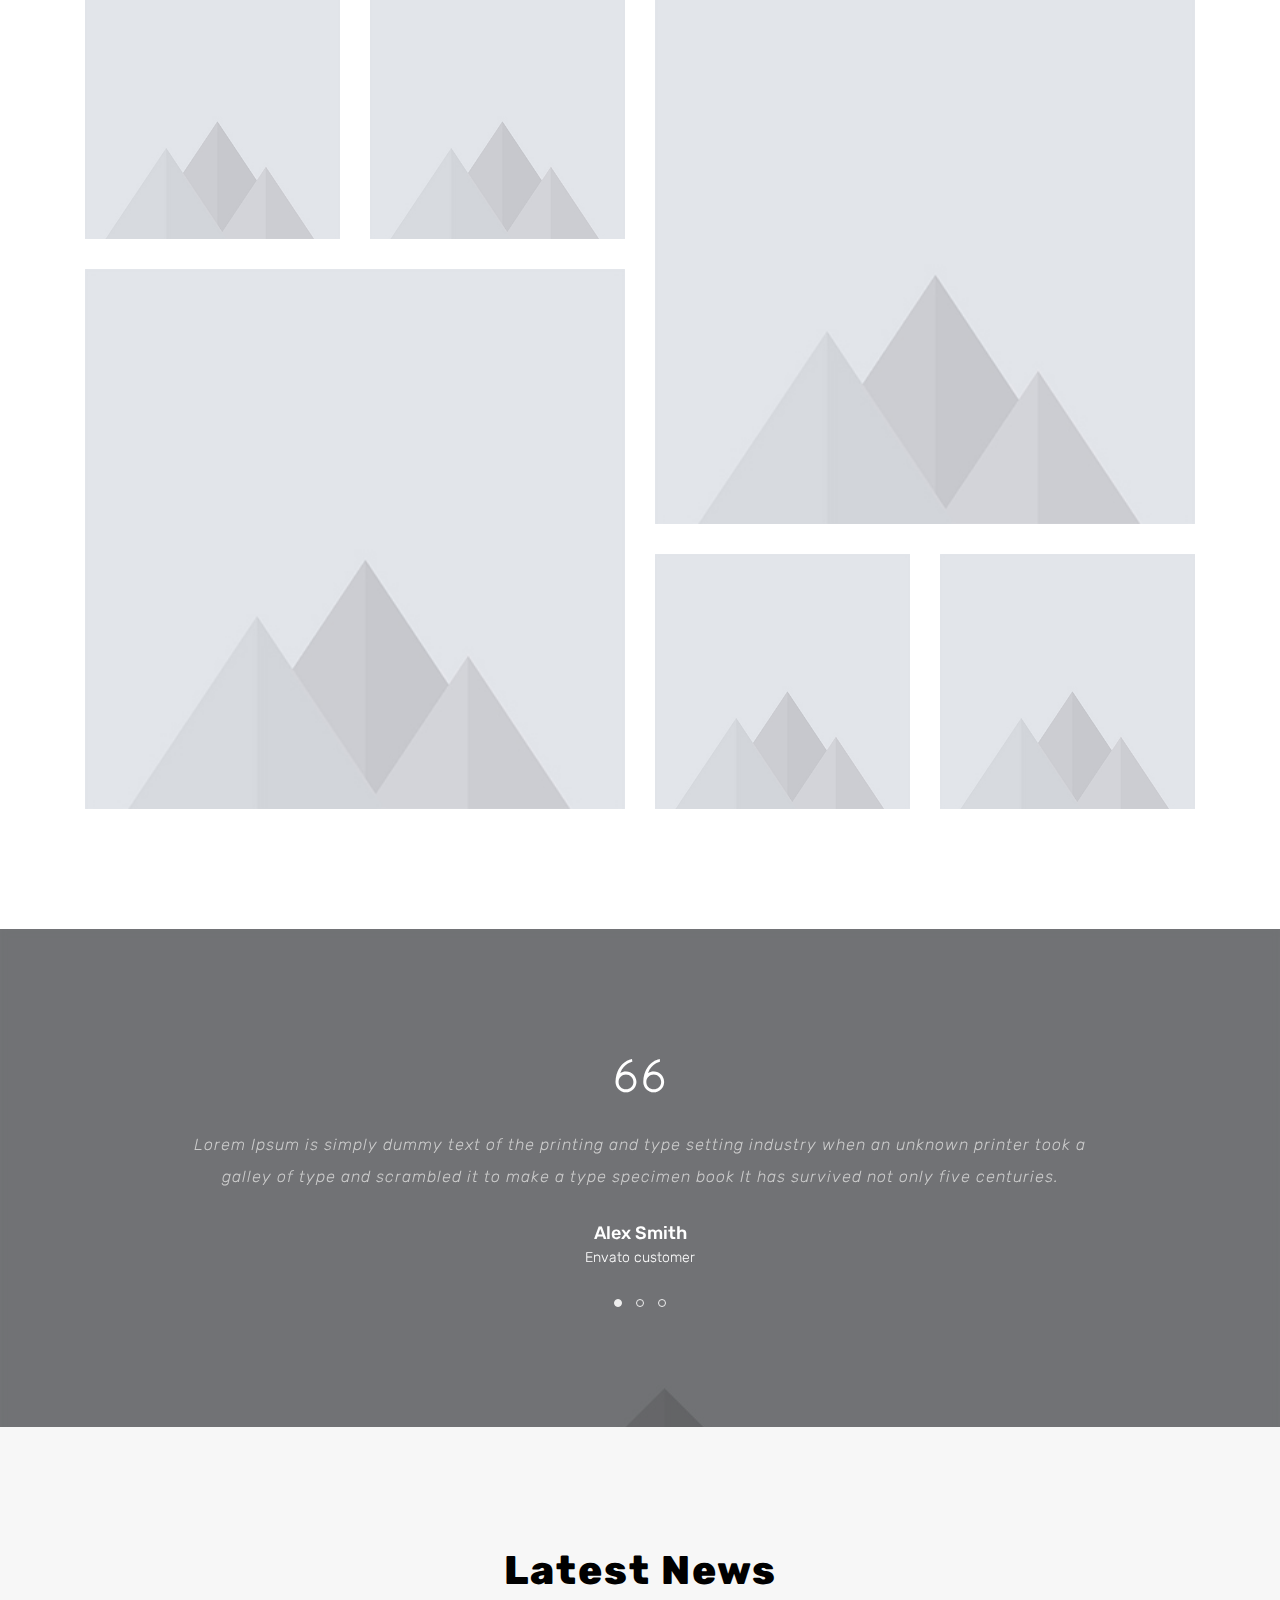
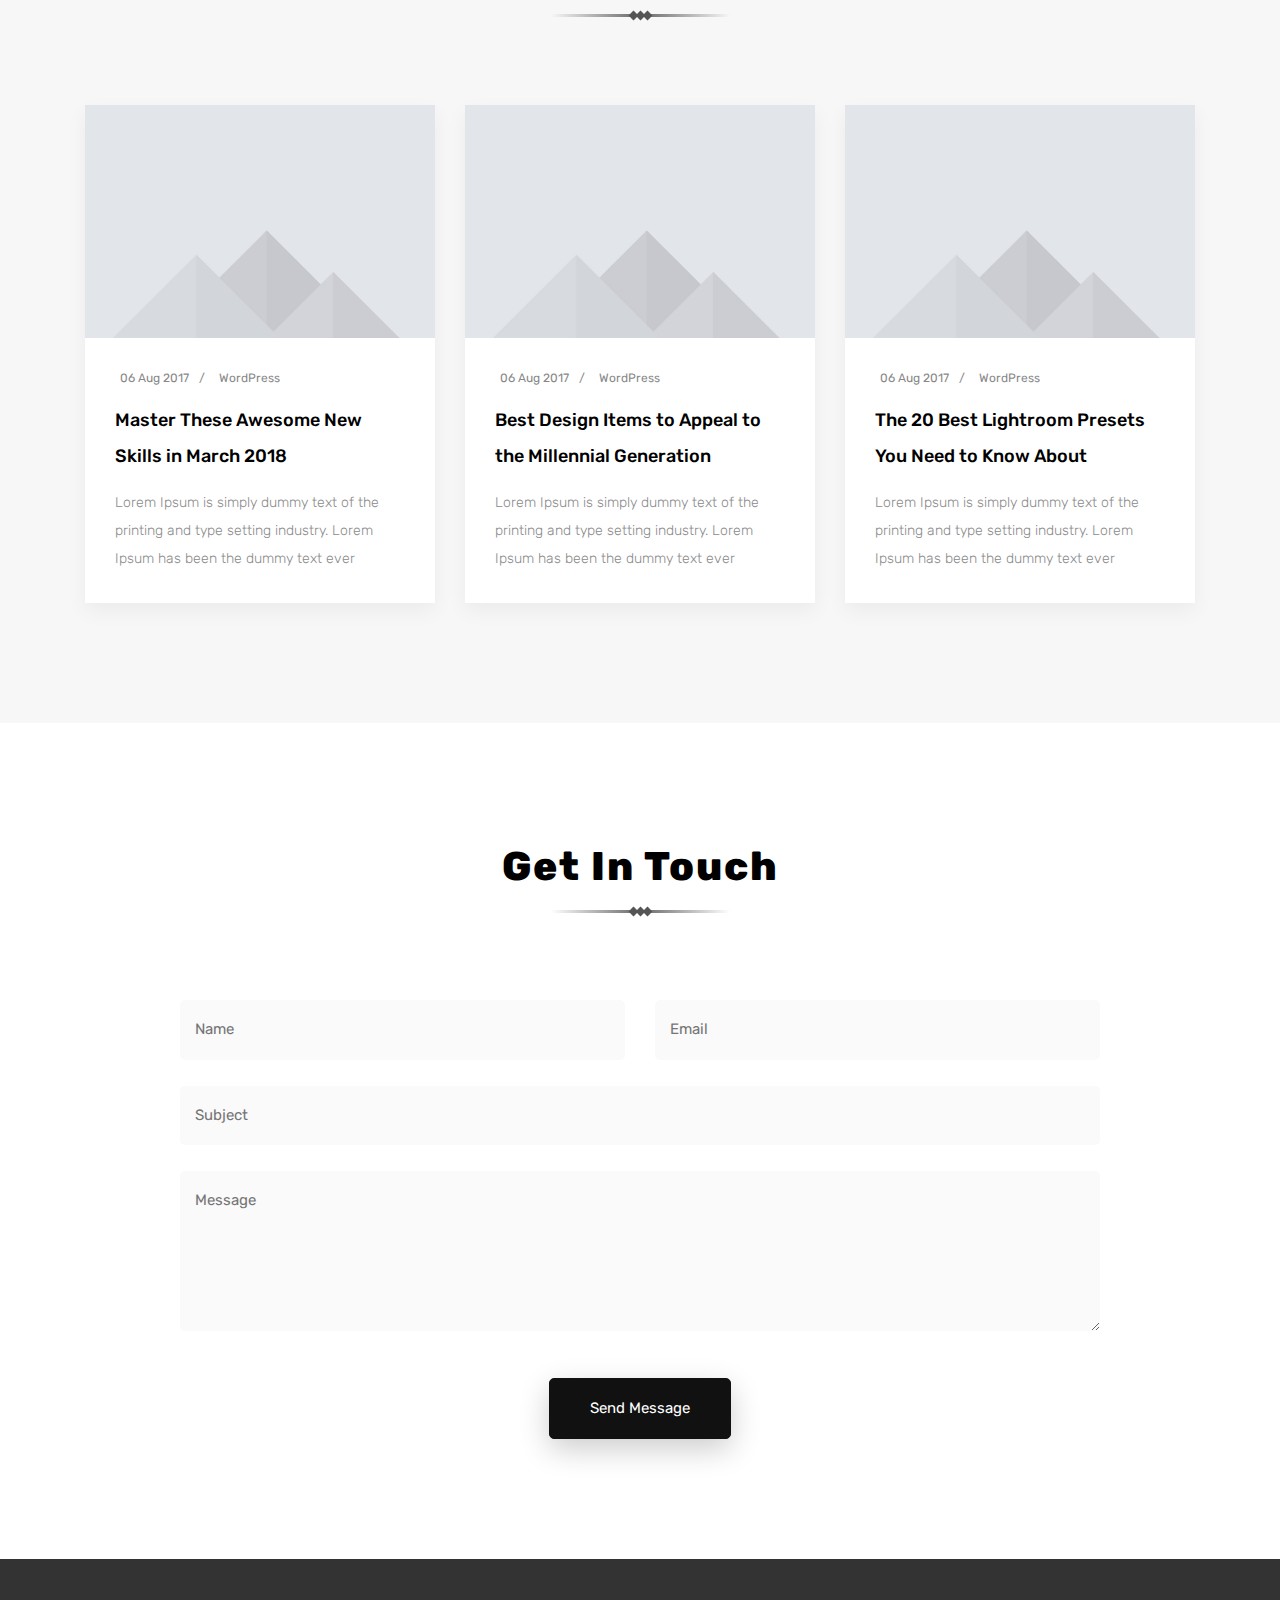
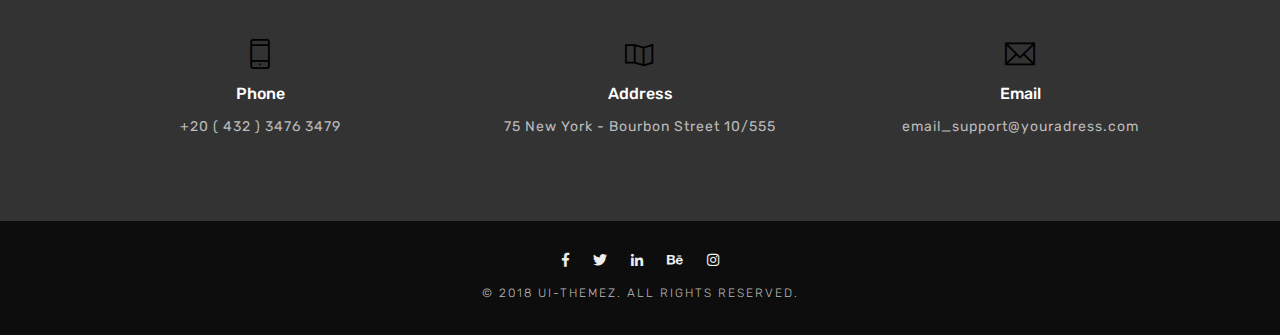
<file: gallaxy.html>
<!DOCTYPE html>
 <html lang="zxx">

    <head>

    	<!-- Metas -->
        <meta charset="utf-8">
		<meta http-equiv="X-UA-Compatible" content="IE=edge" />
        <meta name="viewport" content="width=device-width, initial-scale=1, maximum-scale=1" />
		<meta name="keywords" content="HTML5 Template Buka onepage themeforest" />
		<meta name="description" content="Buka - Onepage Multi-Purpose HTML5 Template" />
		<meta name="author" content="" />

		<!-- Title  -->
		<title>Buka</title>

		<!-- Favicon -->
		<link rel="shortcut icon" href="img/favicon.ico" />

		<!-- Google Fonts -->
        <link href="https://fonts.googleapis.com/css?family=Rubik:300,400,500,700,900" rel="stylesheet">

		<!-- Plugins -->
		<link rel="stylesheet" href="css/plugins.css" />

        <!-- Core Style Css -->
        <link rel="stylesheet" href="css/style.css" />

    </head>

    <body>

    	<!-- =====================================
    	==== Start Loading -->

    	<div class="loading">
            <div class="load-circle">
            </div>
        </div>
        
    	<!-- End Loading ====
    	======================================= -->

       
    	<!-- =====================================
    	==== Start Navbar -->

		<nav class="navbar navbar-expand-lg">
			<div class="container">

            <!-- Logo -->
            <a class="logo" href="#">
                <img src="img/logo-light.png" alt="logo">          
            </a>

			  <button class="navbar-toggler" type="button" data-toggle="collapse" data-target="#navbarSupportedContent" aria-controls="navbarSupportedContent" aria-expanded="false" aria-label="Toggle navigation">
			    <span class="icon-bar"><i class="fas fa-bars"></i></span>
			  </button>

			  <!-- navbar links -->
			  <div class="collapse navbar-collapse" id="navbarSupportedContent">
			    <ul class="navbar-nav ml-auto">
			      <li class="nav-item">
			        <a class="nav-link active" href="#" data-scroll-nav="0">Home</a>
			      </li>
			      <li class="nav-item">
                    <a class="nav-link" href="#" data-scroll-nav="1">About</a>
                  </li>
			      <li class="nav-item">
			        <a class="nav-link" href="#" data-scroll-nav="2">Services</a>
			      </li>
                  <li class="nav-item">
                    <a class="nav-link" href="#" data-scroll-nav="3">Portfolio</a>
                  </li>
			      <li class="nav-item">
			        <a class="nav-link" href="#" data-scroll-nav="4">Testimonials</a>
			      </li>
			      <li class="nav-item">
			        <a class="nav-link" href="#" data-scroll-nav="5">Blog</a>
			      </li>
			      <li class="nav-item">
			        <a class="nav-link" href="#" data-scroll-nav="6">Contact</a>
			      </li>
			    </ul>
			  </div>
			</div>
		</nav>

    	<!-- End Navbar ====
    	======================================= -->


    	<!-- =====================================
    	==== Start Header -->

    	<header class="header valign bg-img" data-scroll-index="0" data-overlay-dark="5" data-background="img/bg1.jpg" data-stellar-background-ratio="0.5">

            <!-- particles -->
            <div id="particles-js"></div>

    		<div class="container">
    			<div class="row">
    				<div class="offset-lg-1 col-lg-10 text-center caption mt-50">
                        <h6>Welcome</h6>
                        <h1 class="cd-headline clip">
                            <span class="blc">I Am </span>
                            <span class="cd-words-wrapper">
                              <b class="is-visible">Alex Smith</b>
                              <b>a Developer</b>
                              <b>a Designer</b>
                            </span>
                        </h1>
                        <p>Technology and design are the core of success for real estate related businesses.</p>
                        <div class="social mt-15">
                            <a href="#0" class="icon">
                                <i class="fab fa-facebook-f"></i>
                            </a>
                            <a href="#0" class="icon">
                                <i class="fab fa-twitter"></i>
                            </a>
                            <a href="#0" class="icon">
                                <i class="fab fa-linkedin-in"></i>
                            </a>
                            <a href="#0" class="icon">
                                <i class="fab fa-behance"></i>
                            </a>
                            <a href="#0" class="icon">
                                <i class="fab fa-instagram"></i>
                            </a>
                        </div>
                        <a href="#0" class="butn mt-30" data-scroll-nav="6">Contact Me</a>
    				</div>
    			</div>
    		</div>
    	</header>

    	<!-- End Header ====
    	======================================= -->



        <!-- =====================================
        ==== Start Hero -->

        <section class="hero section-padding" data-scroll-index="1">
            <div class="container">
                <div class="row">
                    
                    <div class="col-lg-5">
                        <div class="hero-img mb-md50">
                            <div class="img">
                                <img src="img/hero.jpg" alt="">
                            </div>
                        </div>
                    </div>

                    <div class="col-lg-7">
                        <div class="content">
                            <h3>About Me</h3>
                            <span>I am UI/UX Designer And Web Developer</span>
                            <p class="mb-10">Lorem Ipsum is simply dummy text of the an took a galley of type and it to make a type specimen book It has survived not only five centuries.</p>
                            <p>Lorem Ipsum is simply dummy text of the printing and type setting industry when an unknown printer took a galley and type setting unknown printer industry when of type and scrambled it to make a type specimen book It has survived not only five centuries.</p>

                            <div class="skills mt-30">
                                <div class="skill-item">
                                    <h5>Web Design</h5>
                                    <div class="skill-progress">
                                        <div class="progres" data-value="90%"></div>
                                    </div>
                                </div>
                                <div class="skill-item">
                                    <h5>Branding</h5>
                                    <div class="skill-progress">
                                        <div class="progres" data-value="75%"></div>
                                    </div>
                                </div>
                                <div class="skill-item">
                                    <h5>Development</h5>
                                    <div class="skill-progress">
                                        <div class="progres" data-value="85%"></div>
                                    </div>
                                </div>
                            </div>
                        </div>
                    </div>

                </div>
            </div>
        </section>

        <!-- End Hero ====
        ======================================= -->


        <!-- =====================================
        ==== Start Services -->

        <section class="services section-padding bg-gray" data-scroll-index="2">
            <div class="container">
                <div class="row">
                    
                    <div class="section-head text-center col-lg-12">
                        <h3>Services</h3>
                        <span><i></i><i></i><i></i></span>
                    </div>

                    <div class="col-lg-4 col-md-6">
                        <div class="item mb-30">
                            <span class="icon ti-package"></span>
                            <h6>Creative Design</h6>
                            <p>Lorem Ipsum simply dummy text of the printing and type setting industry when an unknown printing simply dummy</p>
                        </div>
                    </div>

                    <div class="col-lg-4 col-md-6">
                        <div class="item mb-30">
                            <span class="icon ti-ruler-alt-2"></span>
                            <h6>User Experience</h6>
                            <p>Lorem Ipsum simply dummy text of the printing and type setting industry when an unknown printing simply dummy</p>
                        </div>
                    </div>

                    <div class="col-lg-4 col-md-6">
                        <div class="item mb-30">
                            <span class="icon ti-dashboard"></span>
                            <h6>Customizability</h6>
                            <p>Lorem Ipsum simply dummy text of the printing and type setting industry when an unknown printing simply dummy</p>
                        </div>
                    </div>

                    <div class="col-lg-4 col-md-6">
                        <div class="item mb-md30">
                            <span class="icon ti-gallery"></span>
                            <h6>Retina Ready</h6>
                            <p>Lorem Ipsum simply dummy text of the printing and type setting industry when an unknown printing simply dummy</p>
                        </div>
                    </div>

                    <div class="col-lg-4 col-md-6">
                        <div class="item mb-sm30">
                            <span class="icon ti-tablet"></span>
                            <h6>Fully Responsive</h6>
                            <p>Lorem Ipsum simply dummy text of the printing and type setting industry when an unknown printing simply dummy</p>
                        </div>
                    </div>

                    <div class="col-lg-4 col-md-6">
                        <div class="item">
                            <span class="icon ti-comments-smiley"></span>
                            <h6>Custom Support</h6>
                            <p>Lorem Ipsum simply dummy text of the printing and type setting industry when an unknown printing simply dummy</p>
                        </div>
                    </div>

                </div>
            </div>
        </section>

        <!-- End Services ====
        ======================================= -->


        <!-- =====================================
        ==== Start Numbers -->

        <div class="numbers bg-img bg-fixed" data-overlay-dark="5" data-background="img/1.jpg">
            <div class="container">
                <div class="row">

                    <div class="col-lg-3 col-md-6">
                        <div class="item text-center mb-md50">
                            <span class="icon ti-heart"></span>
                            <h4 class="count">368</h4>
                            <h6>Happy Clients</h6>
                        </div>
                    </div>

                    <div class="col-lg-3 col-md-6">
                        <div class="item text-center mb-md50">
                            <span class="icon ti-layers-alt"></span>
                            <h4 class="count">937</h4>
                            <h6>Projects Compleated</h6>
                        </div>
                    </div>

                    <div class="col-lg-3 col-md-6">
                        <div class="item text-center mb-sm50">
                            <span class="icon ti-import"></span>
                            <h4 class="count">438</h4>
                            <h6>Files Downloaded</h6>
                        </div>
                    </div>

                    <div class="col-lg-3 col-md-6">
                        <div class="item text-center">
                            <span class="icon ti-shield"></span>
                            <h4 class="count">5946</h4>
                            <h6>Liens Of Code</h6>
                        </div>
                    </div>

                </div>
            </div>
        </div>

        <!-- End Numbers ====
        ======================================= -->


        <!-- =====================================
        ==== Start Works -->

        <section class="works section-padding" data-scroll-index="3">
            <div class="container">
                <div class="row">
                    
                    <div class="section-head text-center col-lg-12">
                        <h3>Portfolio</h3>
                        <span><i></i><i></i><i></i></span>
                    </div>

                    <!-- filter links -->
                    <div class="filtering text-center mb-20 col-sm-12">
                        <div class="filter">
                            <span data-filter='*' class="active">All</span>
                            <span data-filter='.brand'>Brand</span>
                            <span data-filter='.web'>Design</span>
                            <span data-filter='.graphic'>Graphic</span>
                        </div>
                    </div>

                    <!-- gallery -->
                    <div class="gallery text-center full-width">


                        <!-- gallery item -->
                        <div class="col-lg-3 col-md-6 items web">
                            <div class="item-img">
                                <img src="img/portfolio/1.jpg" alt="image">
                                <div class="item-img-overlay valign">
                                    <div class="overlay-info full-width vertical-center">
                                        <h6>Crearive Design</h6>
                                        <a href="img/portfolio/1.jpg" class="popimg">
                                            <span class="icon ti-zoom-in"></span>
                                        </a>
                                        <a href="#0">
                                            <span class="icon ti-link"></span>
                                        </a>
                                    </div>
                                </div>
                            </div>
                        </div>

                        <!-- gallery item -->
                        <div class="col-lg-3 col-md-6 items web">
                            <div class="item-img">
                                <img src="img/portfolio/2.jpg" alt="image">
                                <div class="item-img-overlay valign">
                                    <div class="overlay-info full-width vertical-center">
                                        <h6>Crearive Design</h6>
                                        <a href="img/portfolio/2.jpg" class="popimg">
                                            <span class="icon ti-zoom-in"></span>
                                        </a>
                                        <a href="#0">
                                            <span class="icon ti-link"></span>
                                        </a>
                                    </div>
                                </div>
                            </div>
                        </div>

                        <!-- gallery item -->
                        <div class="col-lg-6 col-md-6 items graphic">
                            <div class="item-img">
                                <img src="img/portfolio/3.jpg" alt="image">
                                <div class="item-img-overlay valign">
                                    <div class="overlay-info full-width vertical-center">
                                        <h6>Crearive Design</h6>
                                        <a href="img/portfolio/3.jpg" class="popimg">
                                            <span class="icon ti-zoom-in"></span>
                                        </a>
                                        <a href="#0">
                                            <span class="icon ti-link"></span>
                                        </a>
                                    </div>
                                </div>
                            </div>
                        </div>

                        <!-- gallery item -->
                        <div class="col-lg-6 col-md-6 items graphic">
                            <div class="item-img">
                                <img src="img/portfolio/4.jpg" alt="image">
                                <div class="item-img-overlay valign">
                                    <div class="overlay-info full-width vertical-center">
                                        <h6>Crearive Design</h6>
                                        <a href="img/portfolio/4.jpg" class="popimg">
                                            <span class="icon ti-zoom-in"></span>
                                        </a>
                                        <a href="#0">
                                            <span class="icon ti-link"></span>
                                        </a>
                                    </div>
                                </div>
                            </div>
                        </div>

                        <!-- gallery item -->
                        <div class="col-lg-3 col-md-6 items brand">
                            <div class="item-img">
                                <img src="img/portfolio/5.jpg" alt="image">
                                <div class="item-img-overlay valign">
                                    <div class="overlay-info full-width vertical-center">
                                        <h6>Crearive Design</h6>
                                        <a href="img/portfolio/5.jpg" class="popimg">
                                            <span class="icon ti-zoom-in"></span>
                                        </a>
                                        <a href="#0">
                                            <span class="icon ti-link"></span>
                                        </a>
                                    </div>
                                </div>
                            </div>
                        </div>

                        <!-- gallery item -->
                        <div class="col-lg-3 col-md-6 items brand">
                            <div class="item-img">
                                <img src="img/portfolio/6.jpg" alt="image">
                                <div class="item-img-overlay valign">
                                    <div class="overlay-info full-width">
                                        <h6>Crearive Design</h6>
                                        <a href="img/portfolio/6.jpg" class="popimg">
                                            <span class="icon ti-zoom-in"></span>
                                        </a>
                                        <a href="#0">
                                            <span class="icon ti-link"></span>
                                        </a>
                                    </div>
                                </div>
                            </div>
                        </div>

                        <div class="clearfix"></div>
                    
                    </div>

                </div>
            </div>
        </section>

        <!-- End Works ====
        ======================================= -->


        <!-- =====================================
        ==== Start Testimonials -->

        <section class="testimonials carousel-single section-padding bg-img" data-scroll-index="4" data-overlay-dark="5" data-background="img/2.jpg">
            <div class="container">
                <div class="row">

                    <div class="text-center col-lg-12">
                        <span class="icon ti-quote-left"></span>
                    </div>

                    <div class="owl-carousel owl-theme offset-lg-1 col-lg-10 text-center">
                        <div class="item">
                            <p>Lorem Ipsum is simply dummy text of the printing and type setting industry when an unknown printer took a galley of type and scrambled it to make a type specimen book It has survived not only five centuries.</p>
                            <h6>Alex Smith</h6>
                            <h5>Envato customer</h5>
                        </div>
                        <div class="item">
                            <p>Lorem Ipsum is simply dummy text of the printing and type setting industry when an unknown printer took a galley of type and scrambled it to make a type specimen book It has survived not only five centuries.</p>
                            <h6>Alex Smith</h6>
                            <h5>Envato customer</h5>
                        </div>
                        <div class="item">
                            <p>Lorem Ipsum is simply dummy text of the printing and type setting industry when an unknown printer took a galley of type and scrambled it to make a type specimen book It has survived not only five centuries.</p>
                            <h6>Alex Smith</h6>
                            <h5>Envato customer</h5>
                        </div>
                    </div>

                </div>
            </div>
        </section>

        <!-- End Testimonials ====
        ======================================= -->


        <!-- =====================================
        ==== Start Blog -->

        <section class="blog section-padding bg-gray" data-scroll-index="5">
            <div class="container">
                <div class="row">
                    
                    <div class="section-head text-center col-lg-12">
                        <h3>Latest News</h3>
                        <span><i></i><i></i><i></i></span>
                    </div>

                    <div class="col-lg-4">
                        <div class="item mb-md50">
                            <div class="post-img">
                                <div class="img">
                                    <img src="img/blog/1.jpg" alt="">
                                </div>
                            </div>
                            <div class="cont">
                                <div class="info">
                                    <a href="#0">06 Aug 2017</a>
                                    <a href="#0">WordPress</a>
                                </div>
                                <h6><a href="#0">Master These Awesome New Skills in March 2018</a></h6>
                                <p>Lorem Ipsum is simply dummy text of the printing and type setting industry. Lorem Ipsum has been the dummy text ever</p>
                            </div>
                        </div>
                    </div>

                    <div class="col-lg-4">
                        <div class="item mb-md50">
                            <div class="post-img">
                                <div class="img">
                                    <img src="img/blog/2.jpg" alt="">
                                </div>
                            </div>
                            <div class="cont">
                                <div class="info">
                                    <a href="#0">06 Aug 2017</a>
                                    <a href="#0">WordPress</a>
                                </div>
                                <h6><a href="#0">Best Design Items to Appeal to the Millennial Generation</a></h6>
                                <p>Lorem Ipsum is simply dummy text of the printing and type setting industry. Lorem Ipsum has been the dummy text ever</p>
                            </div>
                        </div>
                    </div>

                    <div class="col-lg-4">
                        <div class="item">
                            <div class="post-img">
                                <div class="img">
                                    <img src="img/blog/3.jpg" alt="">
                                </div>
                            </div>
                            <div class="cont">
                                <div class="info">
                                    <a href="#0">06 Aug 2017</a>
                                    <a href="#0">WordPress</a>
                                </div>
                                <h6><a href="#0">The 20 Best Lightroom Presets You Need to Know About</a></h6>
                                <p>Lorem Ipsum is simply dummy text of the printing and type setting industry. Lorem Ipsum has been the dummy text ever</p>
                            </div>
                        </div>
                    </div>

                </div>
            </div>
        </section>

        <!-- End Blog ====
        ======================================= -->


        <!-- =====================================
        ==== Start Contact -->

        <section class="contact section-padding" data-scroll-index="6">
            <div class="container">
                <div class="row">
                    
                    <div class="section-head text-center col-lg-12">
                        <h3>Get In Touch</h3>
                        <span><i></i><i></i><i></i></span>
                    </div>

                    <div class="offset-lg-1 col-lg-10">
                        <form class="form" id="contact-form" method="post" action="contact.php">

                            <div class="messages"></div>

                            <div class="controls">

                                <div class="row">

                                    <div class="col-md-6">
                                        <div class="form-group">
                                            <input id="form_name" type="text" name="name" placeholder="Name" required="required">
                                        </div>
                                    </div>
                                    <div class="col-md-6">
                                        <div class="form-group">
                                            <input id="form_email" type="email" name="email" placeholder="Email" required="required">
                                        </div>
                                    </div>
                                    <div class="col-md-12">
                                        <div class="form-group">
                                            <input id="form_subject" type="text" name="subject" placeholder="Subject">
                                        </div>
                                    </div>
                                    <div class="col-md-12">
                                        <div class="form-group">
                                            <textarea id="form_message" name="message" placeholder="Message" rows="4" required="required"></textarea>
                                        </div>
                                    </div>

                                    <div class="col-md-12 text-center">
                                        <button type="submit"><span>Send Message</span></button>
                                    </div>

                                </div>                             
                            </div>
                        </form>
                    </div>

                </div>
            </div>
        </section>

        <!-- End Contact ====
        ======================================= -->


        <!-- =====================================
        ==== Start Footer -->

        <footer class="bg-img bg-fixed" data-overlay-dark="8" data-background="img/3.jpg">
            <div class="container">
                <div class="row">
                    
                    <div class="col-lg-4">
                        <div class="item">
                            <span class="icon ti-mobile"></span>
                            <h6>Phone</h6>
                            <p>+20 ( 432 ) 3476 3479</p>
                        </div>
                    </div>

                    <div class="col-lg-4">
                        <div class="item">
                            <span class="icon ti-map"></span>
                            <h6>Address</h6>
                            <p>75 New York - Bourbon Street 10/555</p>
                        </div>
                    </div>

                    <div class="col-lg-4">
                        <div class="item">
                            <span class="icon ti-email"></span>
                            <h6>Email</h6>
                            <p>email_support@youradress.com</p>
                        </div>
                    </div>

                </div>
            </div>

            <div class="sub-footer">
                <div class="container">
                    <div class="row">
                        
                        <div class="col-lg-12">
                            <div class="copy text-center">
                                <div class="social">
                                    <a href="#0" class="icon">
                                        <i class="fab fa-facebook-f"></i>
                                    </a>
                                    <a href="#0" class="icon">
                                        <i class="fab fa-twitter"></i>
                                    </a>
                                    <a href="#0" class="icon">
                                        <i class="fab fa-linkedin-in"></i>
                                    </a>
                                    <a href="#0" class="icon">
                                        <i class="fab fa-behance"></i>
                                    </a>
                                    <a href="#0" class="icon">
                                        <i class="fab fa-instagram"></i>
                                    </a>
                                </div>
                                <p>&copy; 2018 UI-ThemeZ. All Rights Reserved.</p>
                            </div>
                        </div>

                    </div>
                </div>
            </div>
        </footer>

        <!-- End Footer ====
        ======================================= -->




       
        <!-- jQuery -->
        <script src="js/jquery-3.0.0.min.js"></script>
        <script src="js/jquery-migrate-3.0.0.min.js"></script>

        <!-- popper.min -->
        <script src="js/popper.min.js"></script>

        <!-- bootstrap -->
        <script src="js/bootstrap.min.js"></script>

        <!-- animated.headline -->
        <script src="js/animated.headline.js"></script>

        <!-- scrollIt -->
        <script src="js/scrollIt.min.js"></script>

        <!-- jquery.waypoints.min -->
        <script src="js/jquery.waypoints.min.js"></script>

        <!-- jquery.counterup.min -->
        <script src="js/jquery.counterup.min.js"></script>

        <!-- owl carousel -->
        <script src="js/owl.carousel.min.js"></script>

        <!-- jquery.magnific-popup js -->
        <script src="js/jquery.magnific-popup.min.js"></script>

        <!-- stellar js -->
        <script src="js/jquery.stellar.min.js"></script>

        <!-- particles.min js -->
        <script src="js/particles.min.js"></script>

        <!-- app js -->
        <script src="js/stars.js"></script>

        <!-- isotope.pkgd.min js -->
        <script src="js/isotope.pkgd.min.js"></script>

        <!-- validator js -->
        <script src="js/validator.js"></script>

        <!-- custom scripts -->
        <script src="js/scripts.js"></script>

    </body>
</html>
</file>
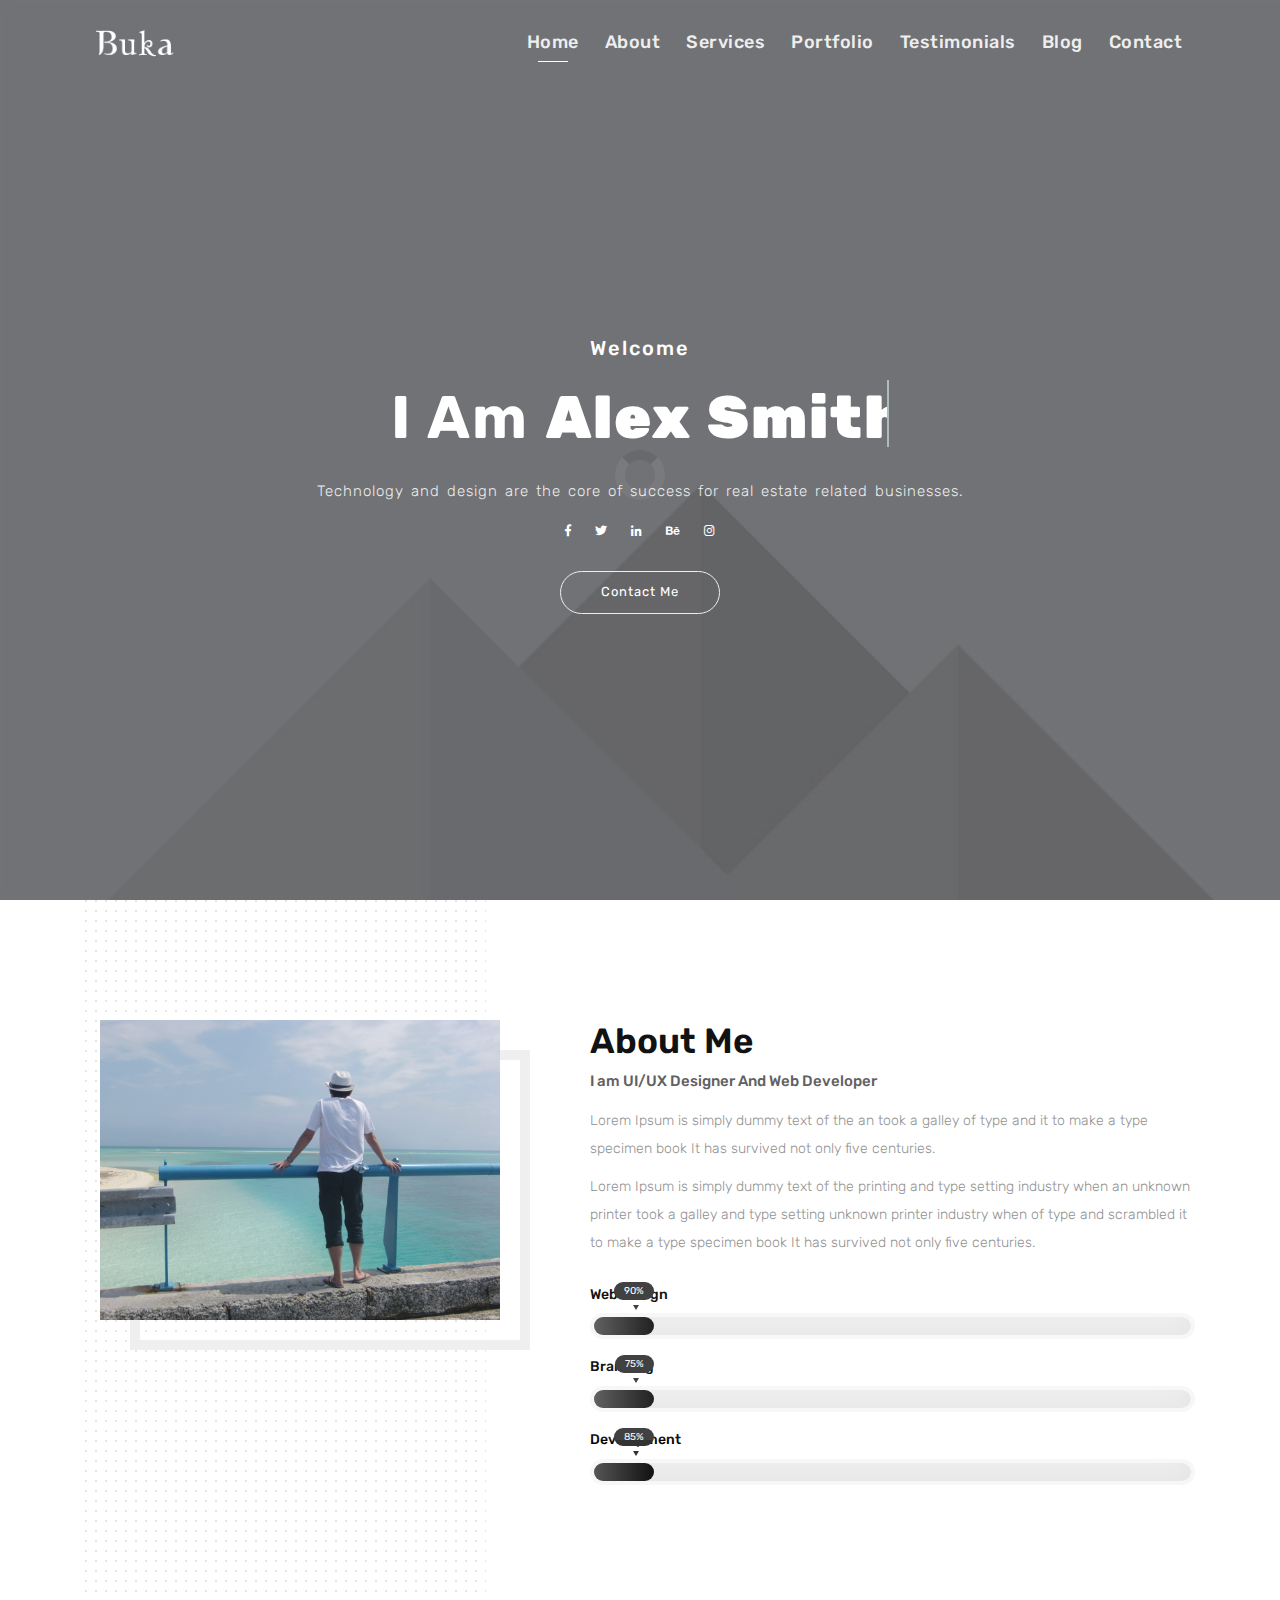
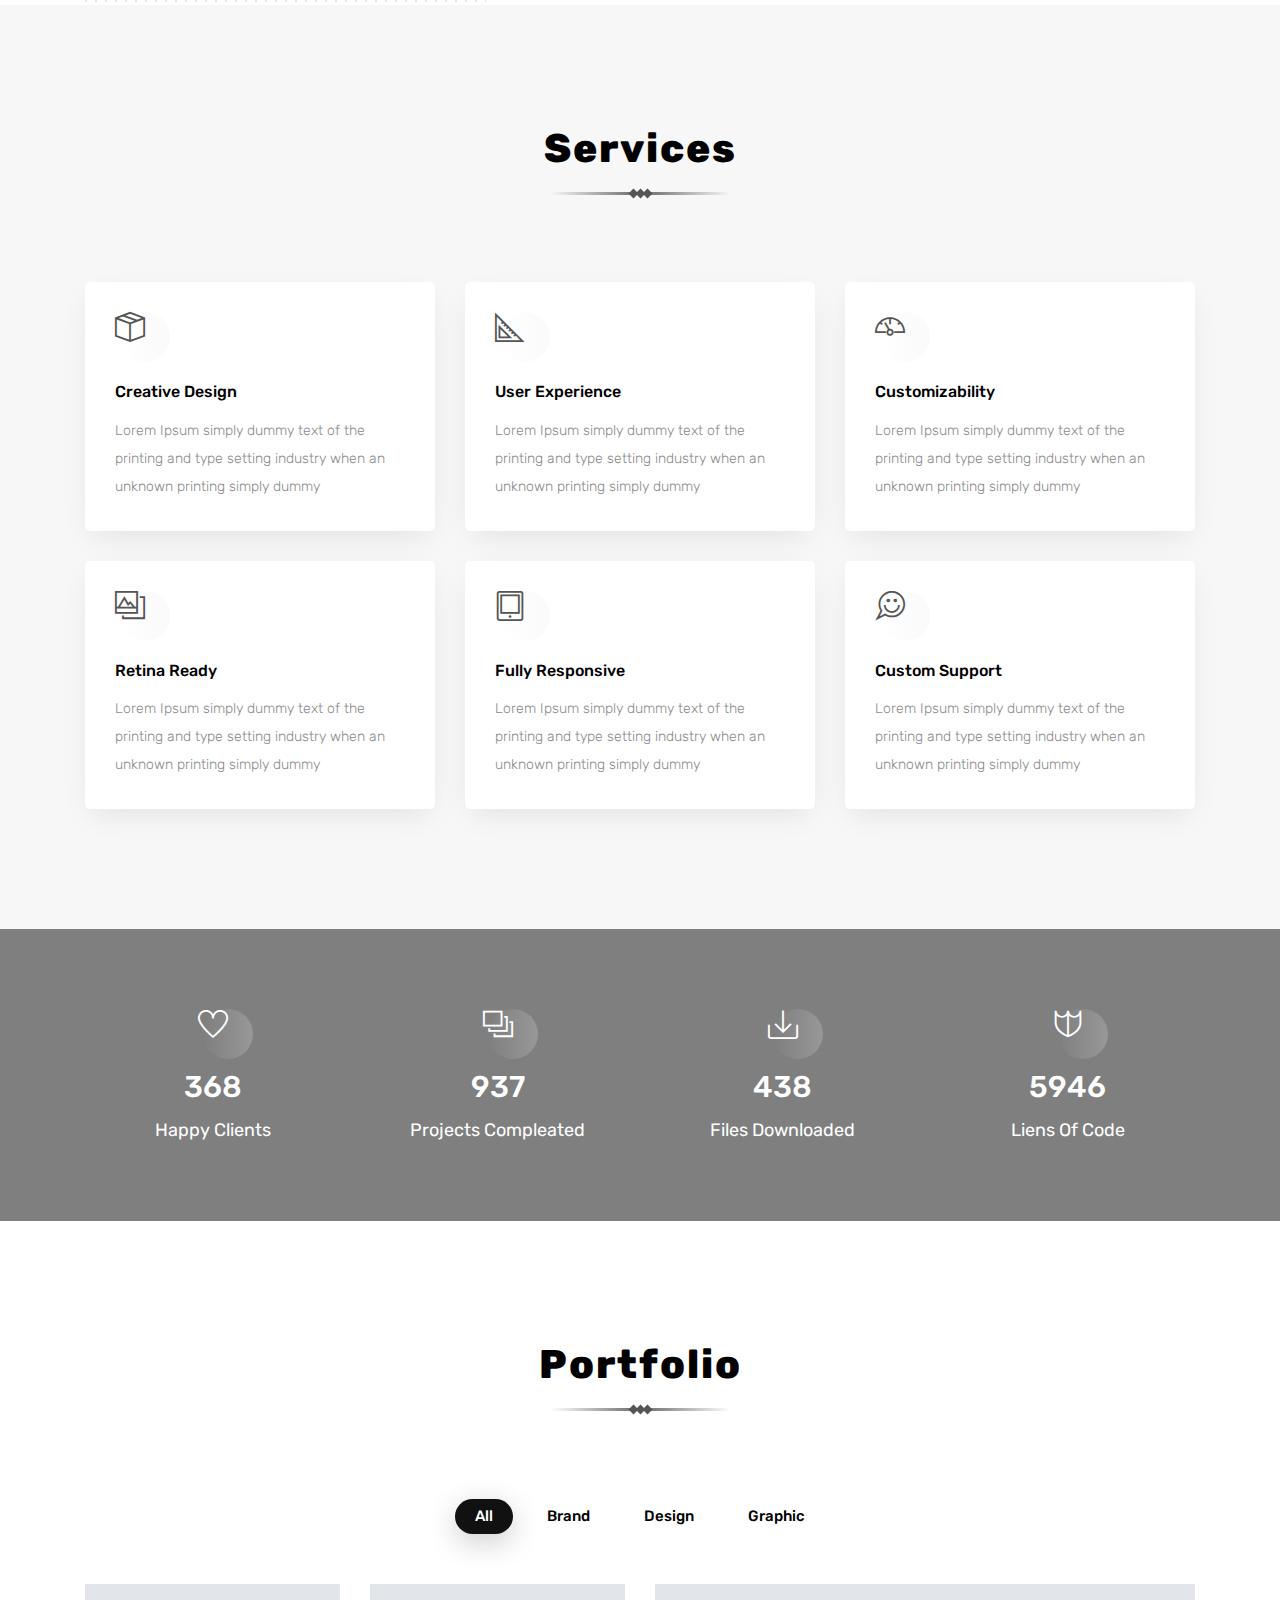
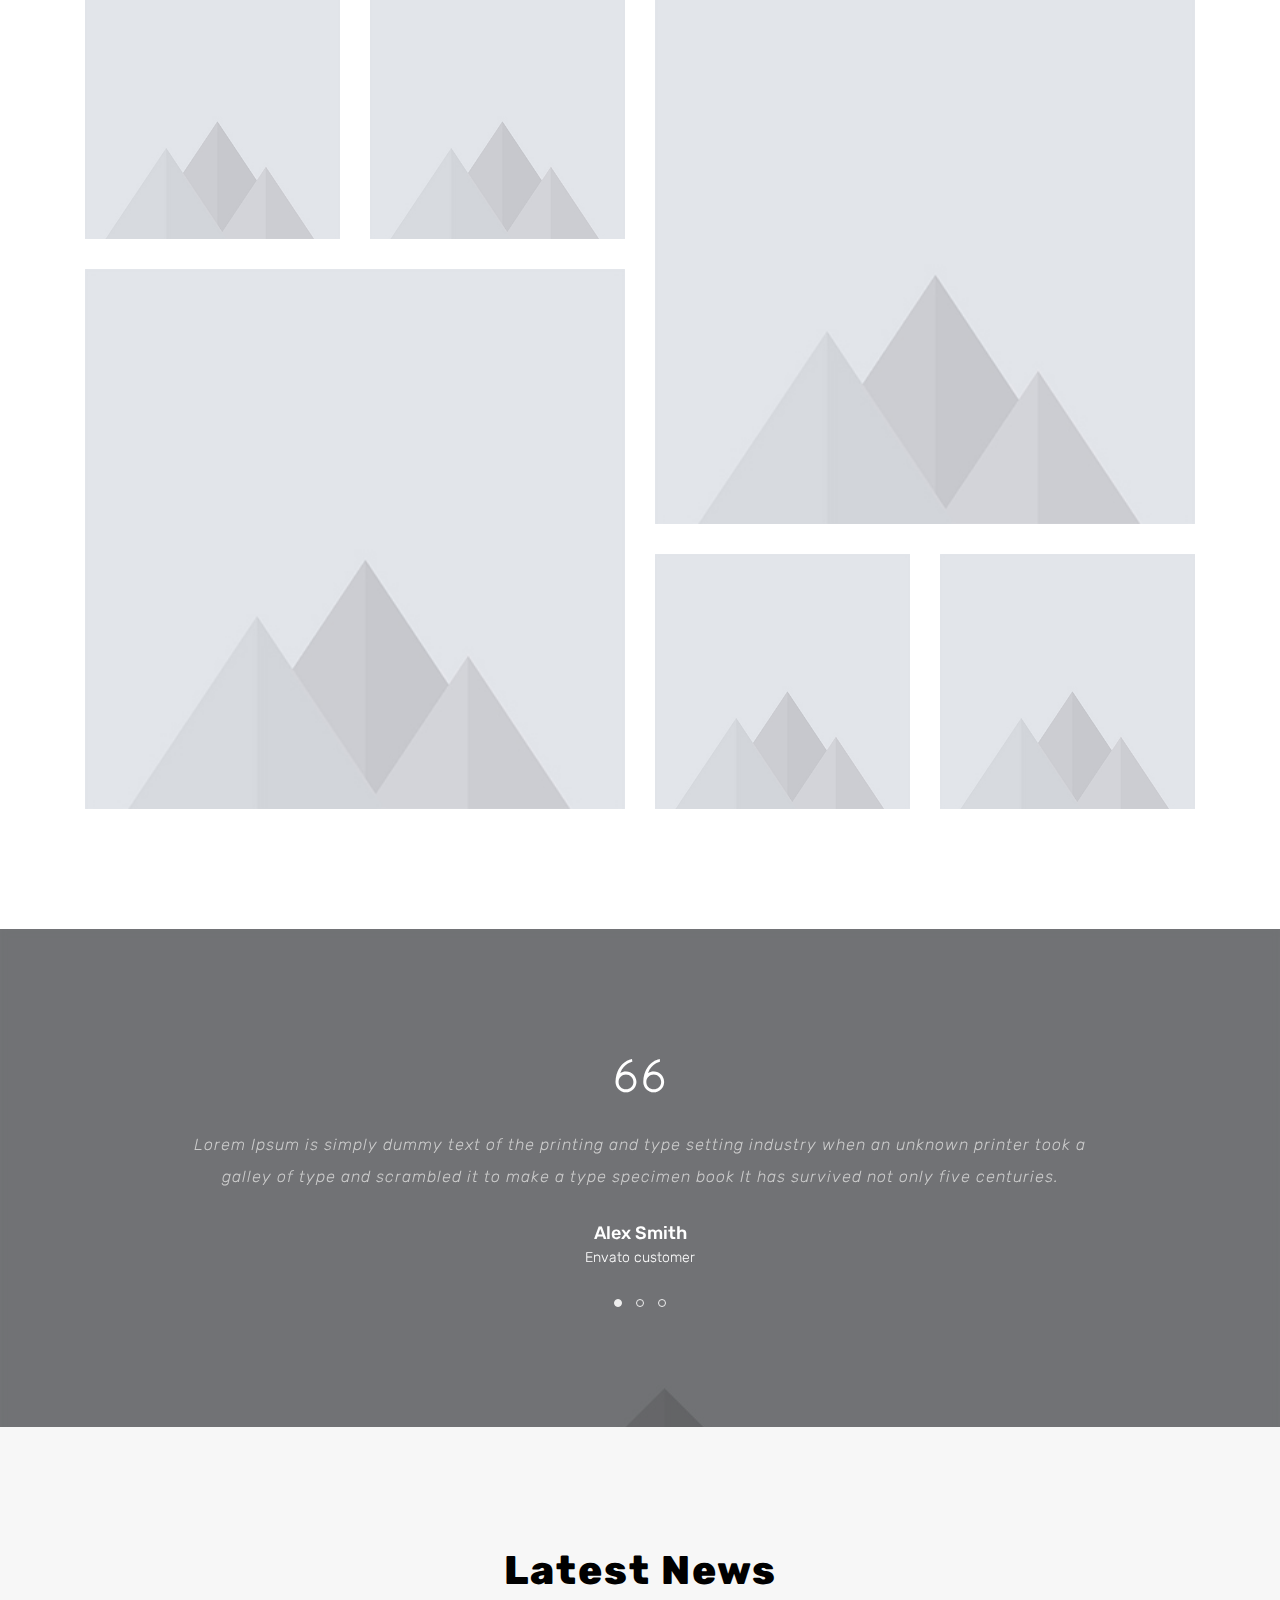
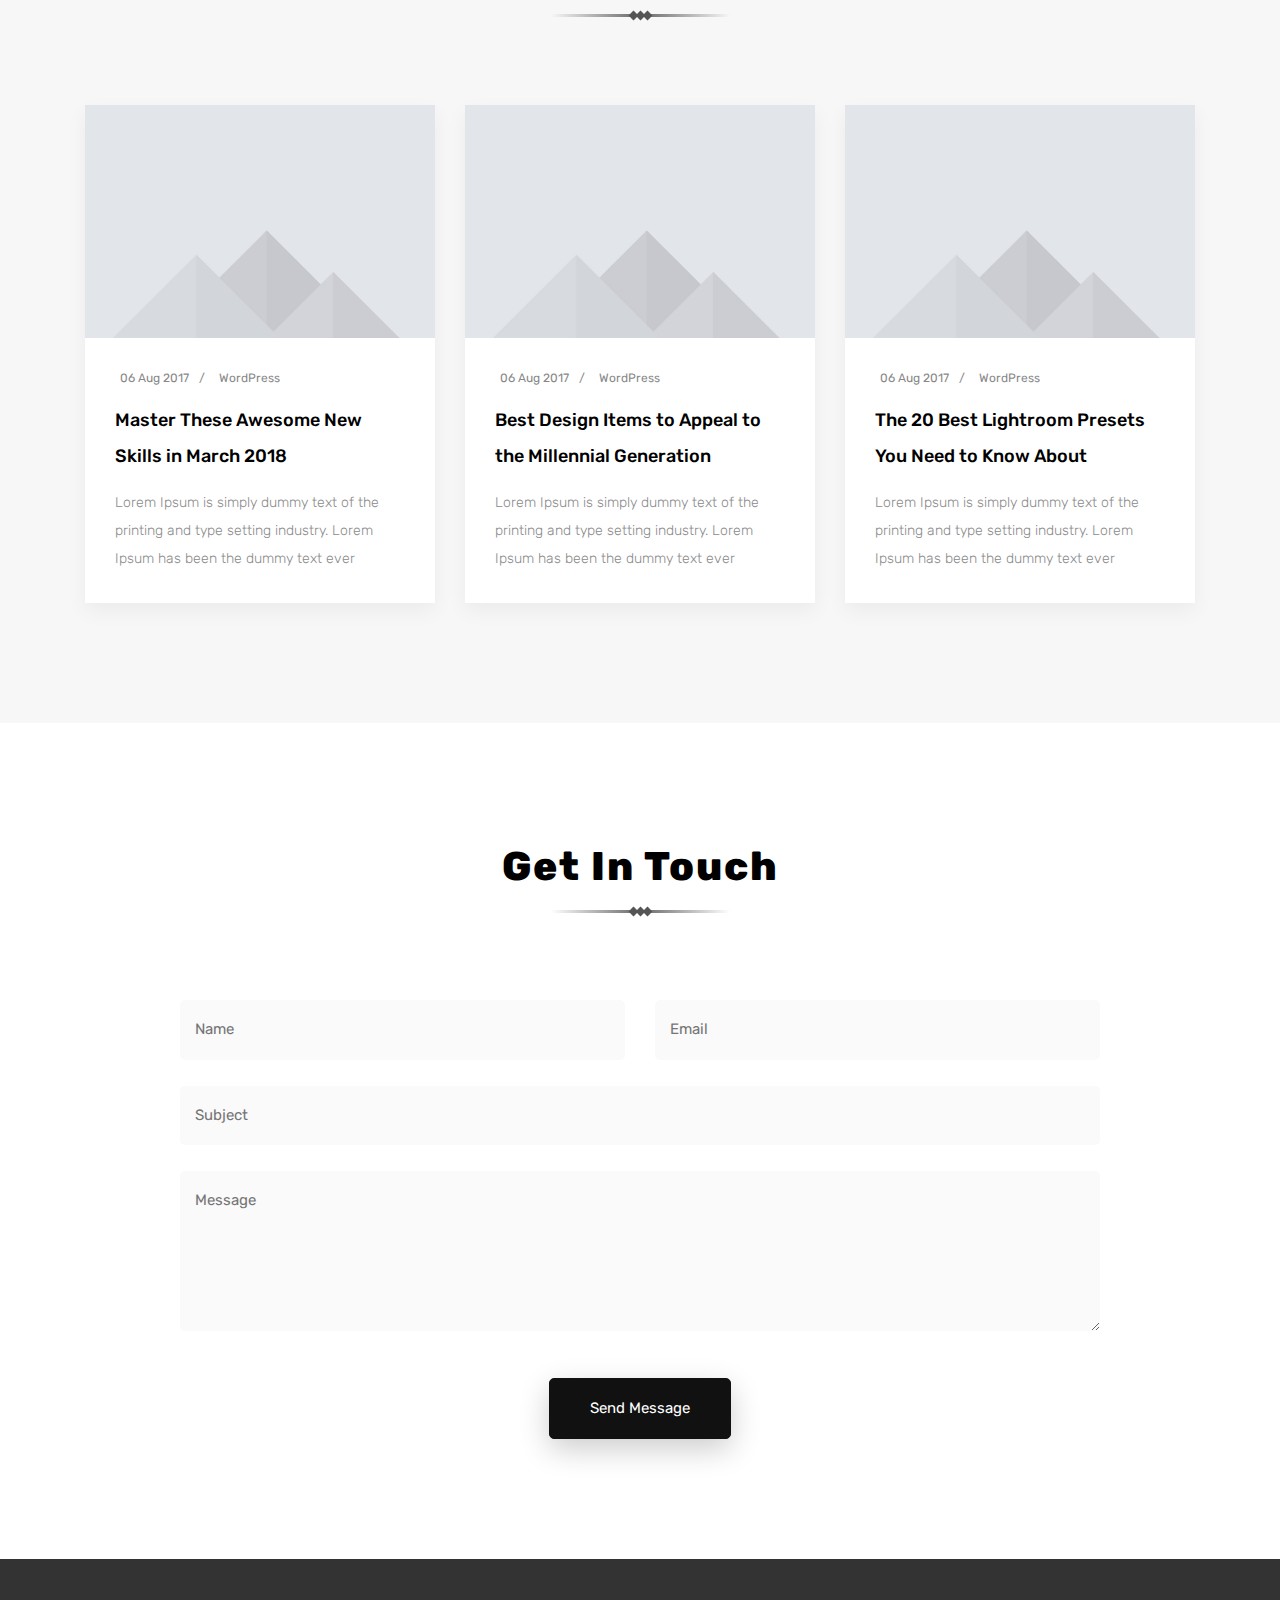
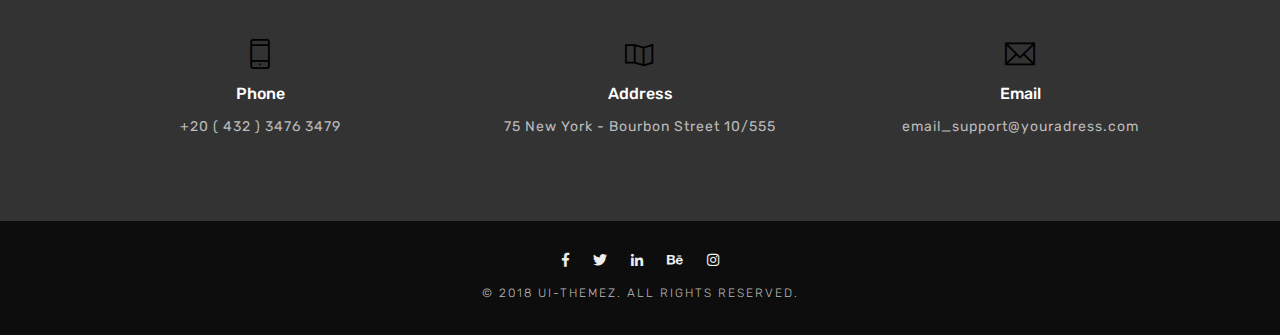
<file: main.html>
<!DOCTYPE html>
 <html lang="zxx">

    <head>

    	<!-- Metas -->
        <meta charset="utf-8">
		<meta http-equiv="X-UA-Compatible" content="IE=edge" />
        <meta name="viewport" content="width=device-width, initial-scale=1, maximum-scale=1" />
		<meta name="keywords" content="HTML5 Template Buka onepage themeforest" />
		<meta name="description" content="Buka - Onepage Multi-Purpose HTML5 Template" />
		<meta name="author" content="" />

		<!-- Title  -->
		<title>Buka</title>

		<!-- Favicon -->
		<link rel="shortcut icon" href="img/favicon.ico" />

		<!-- Google Fonts -->
        <link href="https://fonts.googleapis.com/css?family=Rubik:300,400,500,700,900" rel="stylesheet">

		<!-- Plugins -->
		<link rel="stylesheet" href="css/plugins.css" />

        <!-- Core Style Css -->
        <link rel="stylesheet" href="css/style.css" />

    </head>

    <body>

    	<!-- =====================================
    	==== Start Loading -->

    	<div class="loading">
            <div class="load-circle">
            </div>
        </div>
        
    	<!-- End Loading ====
    	======================================= -->

       
    	<!-- =====================================
    	==== Start Navbar -->

		<nav class="navbar navbar-expand-lg">
			<div class="container">

            <!-- Logo -->
            <a class="logo" href="#">
                <img src="img/logo-light.png" alt="logo">          
            </a>

			  <button class="navbar-toggler" type="button" data-toggle="collapse" data-target="#navbarSupportedContent" aria-controls="navbarSupportedContent" aria-expanded="false" aria-label="Toggle navigation">
			    <span class="icon-bar"><i class="fas fa-bars"></i></span>
			  </button>

			  <!-- navbar links -->
			  <div class="collapse navbar-collapse" id="navbarSupportedContent">
			    <ul class="navbar-nav ml-auto">
			      <li class="nav-item">
			        <a class="nav-link active" href="#" data-scroll-nav="0">Home</a>
			      </li>
			      <li class="nav-item">
                    <a class="nav-link" href="#" data-scroll-nav="1">About</a>
                  </li>
			      <li class="nav-item">
			        <a class="nav-link" href="#" data-scroll-nav="2">Services</a>
			      </li>
                  <li class="nav-item">
                    <a class="nav-link" href="#" data-scroll-nav="3">Portfolio</a>
                  </li>
			      <li class="nav-item">
			        <a class="nav-link" href="#" data-scroll-nav="4">Testimonials</a>
			      </li>
			      <li class="nav-item">
			        <a class="nav-link" href="#" data-scroll-nav="5">Blog</a>
			      </li>
			      <li class="nav-item">
			        <a class="nav-link" href="#" data-scroll-nav="6">Contact</a>
			      </li>
			    </ul>
			  </div>
			</div>
		</nav>

    	<!-- End Navbar ====
    	======================================= -->


    	<!-- =====================================
    	==== Start Header -->

    	<header class="header valign bg-img" data-scroll-index="0" data-overlay-dark="5" data-background="img/bg.jpg" data-stellar-background-ratio="0.5">

    		<div class="container">
    			<div class="row">
    				<div class="offset-lg-1 col-lg-10 text-center caption mt-50">
                        <h6>Welcome</h6>
                        <h1 class="cd-headline clip">
                            <span class="blc">I Am </span>
                            <span class="cd-words-wrapper">
                              <b class="is-visible">Alex Smith</b>
                              <b>a Developer</b>
                              <b>a Designer</b>
                            </span>
                        </h1>
                        <p>Technology and design are the core of success for real estate related businesses.</p>
                        <div class="social mt-15">
                            <a href="#0" class="icon">
                                <i class="fab fa-facebook-f"></i>
                            </a>
                            <a href="#0" class="icon">
                                <i class="fab fa-twitter"></i>
                            </a>
                            <a href="#0" class="icon">
                                <i class="fab fa-linkedin-in"></i>
                            </a>
                            <a href="#0" class="icon">
                                <i class="fab fa-behance"></i>
                            </a>
                            <a href="#0" class="icon">
                                <i class="fab fa-instagram"></i>
                            </a>
                        </div>
                        <a href="#0" class="butn mt-30" data-scroll-nav="6">Contact Me</a>
    				</div>
    			</div>
    		</div>
    	</header>

    	<!-- End Header ====
    	======================================= -->



        <!-- =====================================
        ==== Start Hero -->

        <section class="hero section-padding" data-scroll-index="1">
            <div class="container">
                <div class="row">
                    
                    <div class="col-lg-5">
                        <div class="hero-img mb-md50">
                            <div class="img">
                                <img src="img/hero.jpg" alt="">
                            </div>
                        </div>
                    </div>

                    <div class="col-lg-7">
                        <div class="content">
                            <h3>About Me</h3>
                            <span>I am UI/UX Designer And Web Developer</span>
                            <p class="mb-10">Lorem Ipsum is simply dummy text of the an took a galley of type and it to make a type specimen book It has survived not only five centuries.</p>
                            <p>Lorem Ipsum is simply dummy text of the printing and type setting industry when an unknown printer took a galley and type setting unknown printer industry when of type and scrambled it to make a type specimen book It has survived not only five centuries.</p>

                            <div class="skills mt-30">
                                <div class="skill-item">
                                    <h5>Web Design</h5>
                                    <div class="skill-progress">
                                        <div class="progres" data-value="90%"></div>
                                    </div>
                                </div>
                                <div class="skill-item">
                                    <h5>Branding</h5>
                                    <div class="skill-progress">
                                        <div class="progres" data-value="75%"></div>
                                    </div>
                                </div>
                                <div class="skill-item">
                                    <h5>Development</h5>
                                    <div class="skill-progress">
                                        <div class="progres" data-value="85%"></div>
                                    </div>
                                </div>
                            </div>
                        </div>
                    </div>

                </div>
            </div>
        </section>

        <!-- End Hero ====
        ======================================= -->


        <!-- =====================================
        ==== Start Services -->

        <section class="services section-padding bg-gray" data-scroll-index="2">
            <div class="container">
                <div class="row">
                    
                    <div class="section-head text-center col-lg-12">
                        <h3>Services</h3>
                        <span><i></i><i></i><i></i></span>
                    </div>

                    <div class="col-lg-4 col-md-6">
                        <div class="item mb-30">
                            <span class="icon ti-package"></span>
                            <h6>Creative Design</h6>
                            <p>Lorem Ipsum simply dummy text of the printing and type setting industry when an unknown printing simply dummy</p>
                        </div>
                    </div>

                    <div class="col-lg-4 col-md-6">
                        <div class="item mb-30">
                            <span class="icon ti-ruler-alt-2"></span>
                            <h6>User Experience</h6>
                            <p>Lorem Ipsum simply dummy text of the printing and type setting industry when an unknown printing simply dummy</p>
                        </div>
                    </div>

                    <div class="col-lg-4 col-md-6">
                        <div class="item mb-30">
                            <span class="icon ti-dashboard"></span>
                            <h6>Customizability</h6>
                            <p>Lorem Ipsum simply dummy text of the printing and type setting industry when an unknown printing simply dummy</p>
                        </div>
                    </div>

                    <div class="col-lg-4 col-md-6">
                        <div class="item mb-md30">
                            <span class="icon ti-gallery"></span>
                            <h6>Retina Ready</h6>
                            <p>Lorem Ipsum simply dummy text of the printing and type setting industry when an unknown printing simply dummy</p>
                        </div>
                    </div>

                    <div class="col-lg-4 col-md-6">
                        <div class="item mb-sm30">
                            <span class="icon ti-tablet"></span>
                            <h6>Fully Responsive</h6>
                            <p>Lorem Ipsum simply dummy text of the printing and type setting industry when an unknown printing simply dummy</p>
                        </div>
                    </div>

                    <div class="col-lg-4 col-md-6">
                        <div class="item">
                            <span class="icon ti-comments-smiley"></span>
                            <h6>Custom Support</h6>
                            <p>Lorem Ipsum simply dummy text of the printing and type setting industry when an unknown printing simply dummy</p>
                        </div>
                    </div>

                </div>
            </div>
        </section>

        <!-- End Services ====
        ======================================= -->


        <!-- =====================================
        ==== Start Numbers -->

        <div class="numbers bg-img bg-fixed" data-overlay-dark="5" data-background="img/1.jpg">
            <div class="container">
                <div class="row">

                    <div class="col-lg-3 col-md-6">
                        <div class="item text-center mb-md50">
                            <span class="icon ti-heart"></span>
                            <h4 class="count">368</h4>
                            <h6>Happy Clients</h6>
                        </div>
                    </div>

                    <div class="col-lg-3 col-md-6">
                        <div class="item text-center mb-md50">
                            <span class="icon ti-layers-alt"></span>
                            <h4 class="count">937</h4>
                            <h6>Projects Compleated</h6>
                        </div>
                    </div>

                    <div class="col-lg-3 col-md-6">
                        <div class="item text-center mb-sm50">
                            <span class="icon ti-import"></span>
                            <h4 class="count">438</h4>
                            <h6>Files Downloaded</h6>
                        </div>
                    </div>

                    <div class="col-lg-3 col-md-6">
                        <div class="item text-center">
                            <span class="icon ti-shield"></span>
                            <h4 class="count">5946</h4>
                            <h6>Liens Of Code</h6>
                        </div>
                    </div>

                </div>
            </div>
        </div>

        <!-- End Numbers ====
        ======================================= -->


        <!-- =====================================
        ==== Start Works -->

        <section class="works section-padding" data-scroll-index="3">
            <div class="container">
                <div class="row">
                    
                    <div class="section-head text-center col-lg-12">
                        <h3>Portfolio</h3>
                        <span><i></i><i></i><i></i></span>
                    </div>

                    <!-- filter links -->
                    <div class="filtering text-center mb-20 col-sm-12">
                        <div class="filter">
                            <span data-filter='*' class="active">All</span>
                            <span data-filter='.brand'>Brand</span>
                            <span data-filter='.web'>Design</span>
                            <span data-filter='.graphic'>Graphic</span>
                        </div>
                    </div>

                    <!-- gallery -->
                    <div class="gallery text-center full-width">


                        <!-- gallery item -->
                        <div class="col-lg-3 col-md-6 items web">
                            <div class="item-img">
                                <img src="img/portfolio/1.jpg" alt="image">
                                <div class="item-img-overlay valign">
                                    <div class="overlay-info full-width vertical-center">
                                        <h6>Crearive Design</h6>
                                        <a href="img/portfolio/1.jpg" class="popimg">
                                            <span class="icon ti-zoom-in"></span>
                                        </a>
                                        <a href="#0">
                                            <span class="icon ti-link"></span>
                                        </a>
                                    </div>
                                </div>
                            </div>
                        </div>

                        <!-- gallery item -->
                        <div class="col-lg-3 col-md-6 items web">
                            <div class="item-img">
                                <img src="img/portfolio/2.jpg" alt="image">
                                <div class="item-img-overlay valign">
                                    <div class="overlay-info full-width vertical-center">
                                        <h6>Crearive Design</h6>
                                        <a href="img/portfolio/2.jpg" class="popimg">
                                            <span class="icon ti-zoom-in"></span>
                                        </a>
                                        <a href="#0">
                                            <span class="icon ti-link"></span>
                                        </a>
                                    </div>
                                </div>
                            </div>
                        </div>

                        <!-- gallery item -->
                        <div class="col-lg-6 col-md-6 items graphic">
                            <div class="item-img">
                                <img src="img/portfolio/3.jpg" alt="image">
                                <div class="item-img-overlay valign">
                                    <div class="overlay-info full-width vertical-center">
                                        <h6>Crearive Design</h6>
                                        <a href="img/portfolio/3.jpg" class="popimg">
                                            <span class="icon ti-zoom-in"></span>
                                        </a>
                                        <a href="#0">
                                            <span class="icon ti-link"></span>
                                        </a>
                                    </div>
                                </div>
                            </div>
                        </div>

                        <!-- gallery item -->
                        <div class="col-lg-6 col-md-6 items graphic">
                            <div class="item-img">
                                <img src="img/portfolio/4.jpg" alt="image">
                                <div class="item-img-overlay valign">
                                    <div class="overlay-info full-width vertical-center">
                                        <h6>Crearive Design</h6>
                                        <a href="img/portfolio/4.jpg" class="popimg">
                                            <span class="icon ti-zoom-in"></span>
                                        </a>
                                        <a href="#0">
                                            <span class="icon ti-link"></span>
                                        </a>
                                    </div>
                                </div>
                            </div>
                        </div>

                        <!-- gallery item -->
                        <div class="col-lg-3 col-md-6 items brand">
                            <div class="item-img">
                                <img src="img/portfolio/5.jpg" alt="image">
                                <div class="item-img-overlay valign">
                                    <div class="overlay-info full-width vertical-center">
                                        <h6>Crearive Design</h6>
                                        <a href="img/portfolio/5.jpg" class="popimg">
                                            <span class="icon ti-zoom-in"></span>
                                        </a>
                                        <a href="#0">
                                            <span class="icon ti-link"></span>
                                        </a>
                                    </div>
                                </div>
                            </div>
                        </div>

                        <!-- gallery item -->
                        <div class="col-lg-3 col-md-6 items brand">
                            <div class="item-img">
                                <img src="img/portfolio/6.jpg" alt="image">
                                <div class="item-img-overlay valign">
                                    <div class="overlay-info full-width">
                                        <h6>Crearive Design</h6>
                                        <a href="img/portfolio/6.jpg" class="popimg">
                                            <span class="icon ti-zoom-in"></span>
                                        </a>
                                        <a href="#0">
                                            <span class="icon ti-link"></span>
                                        </a>
                                    </div>
                                </div>
                            </div>
                        </div>

                        <div class="clearfix"></div>
                    
                    </div>

                </div>
            </div>
        </section>

        <!-- End Works ====
        ======================================= -->


        <!-- =====================================
        ==== Start Testimonials -->

        <section class="testimonials carousel-single section-padding bg-img" data-scroll-index="4" data-overlay-dark="5" data-background="img/2.jpg">
            <div class="container">
                <div class="row">

                    <div class="text-center col-lg-12">
                        <span class="icon ti-quote-left"></span>
                    </div>

                    <div class="owl-carousel owl-theme offset-lg-1 col-lg-10 text-center">
                        <div class="item">
                            <p>Lorem Ipsum is simply dummy text of the printing and type setting industry when an unknown printer took a galley of type and scrambled it to make a type specimen book It has survived not only five centuries.</p>
                            <h6>Alex Smith</h6>
                            <h5>Envato customer</h5>
                        </div>
                        <div class="item">
                            <p>Lorem Ipsum is simply dummy text of the printing and type setting industry when an unknown printer took a galley of type and scrambled it to make a type specimen book It has survived not only five centuries.</p>
                            <h6>Alex Smith</h6>
                            <h5>Envato customer</h5>
                        </div>
                        <div class="item">
                            <p>Lorem Ipsum is simply dummy text of the printing and type setting industry when an unknown printer took a galley of type and scrambled it to make a type specimen book It has survived not only five centuries.</p>
                            <h6>Alex Smith</h6>
                            <h5>Envato customer</h5>
                        </div>
                    </div>

                </div>
            </div>
        </section>

        <!-- End Testimonials ====
        ======================================= -->


        <!-- =====================================
        ==== Start Blog -->

        <section class="blog section-padding bg-gray" data-scroll-index="5">
            <div class="container">
                <div class="row">
                    
                    <div class="section-head text-center col-lg-12">
                        <h3>Latest News</h3>
                        <span><i></i><i></i><i></i></span>
                    </div>

                    <div class="col-lg-4">
                        <div class="item mb-md50">
                            <div class="post-img">
                                <div class="img">
                                    <img src="img/blog/1.jpg" alt="">
                                </div>
                            </div>
                            <div class="cont">
                                <div class="info">
                                    <a href="#0">06 Aug 2017</a>
                                    <a href="#0">WordPress</a>
                                </div>
                                <h6><a href="#0">Master These Awesome New Skills in March 2018</a></h6>
                                <p>Lorem Ipsum is simply dummy text of the printing and type setting industry. Lorem Ipsum has been the dummy text ever</p>
                            </div>
                        </div>
                    </div>

                    <div class="col-lg-4">
                        <div class="item mb-md50">
                            <div class="post-img">
                                <div class="img">
                                    <img src="img/blog/2.jpg" alt="">
                                </div>
                            </div>
                            <div class="cont">
                                <div class="info">
                                    <a href="#0">06 Aug 2017</a>
                                    <a href="#0">WordPress</a>
                                </div>
                                <h6><a href="#0">Best Design Items to Appeal to the Millennial Generation</a></h6>
                                <p>Lorem Ipsum is simply dummy text of the printing and type setting industry. Lorem Ipsum has been the dummy text ever</p>
                            </div>
                        </div>
                    </div>

                    <div class="col-lg-4">
                        <div class="item">
                            <div class="post-img">
                                <div class="img">
                                    <img src="img/blog/3.jpg" alt="">
                                </div>
                            </div>
                            <div class="cont">
                                <div class="info">
                                    <a href="#0">06 Aug 2017</a>
                                    <a href="#0">WordPress</a>
                                </div>
                                <h6><a href="#0">The 20 Best Lightroom Presets You Need to Know About</a></h6>
                                <p>Lorem Ipsum is simply dummy text of the printing and type setting industry. Lorem Ipsum has been the dummy text ever</p>
                            </div>
                        </div>
                    </div>

                </div>
            </div>
        </section>

        <!-- End Blog ====
        ======================================= -->


        <!-- =====================================
        ==== Start Contact -->

        <section class="contact section-padding" data-scroll-index="6">
            <div class="container">
                <div class="row">
                    
                    <div class="section-head text-center col-lg-12">
                        <h3>Get In Touch</h3>
                        <span><i></i><i></i><i></i></span>
                    </div>

                    <div class="offset-lg-1 col-lg-10">
                        <form class="form" id="contact-form" method="post" action="contact.php">

                            <div class="messages"></div>

                            <div class="controls">

                                <div class="row">

                                    <div class="col-md-6">
                                        <div class="form-group">
                                            <input id="form_name" type="text" name="name" placeholder="Name" required="required">
                                        </div>
                                    </div>
                                    <div class="col-md-6">
                                        <div class="form-group">
                                            <input id="form_email" type="email" name="email" placeholder="Email" required="required">
                                        </div>
                                    </div>
                                    <div class="col-md-12">
                                        <div class="form-group">
                                            <input id="form_subject" type="text" name="subject" placeholder="Subject">
                                        </div>
                                    </div>
                                    <div class="col-md-12">
                                        <div class="form-group">
                                            <textarea id="form_message" name="message" placeholder="Message" rows="4" required="required"></textarea>
                                        </div>
                                    </div>

                                    <div class="col-md-12 text-center">
                                        <button type="submit"><span>Send Message</span></button>
                                    </div>

                                </div>                             
                            </div>
                        </form>
                    </div>

                </div>
            </div>
        </section>

        <!-- End Contact ====
        ======================================= -->


        <!-- =====================================
        ==== Start Footer -->

        <footer class="bg-img bg-fixed" data-overlay-dark="8" data-background="img/3.jpg">
            <div class="container">
                <div class="row">
                    
                    <div class="col-lg-4">
                        <div class="item">
                            <span class="icon ti-mobile"></span>
                            <h6>Phone</h6>
                            <p>+20 ( 432 ) 3476 3479</p>
                        </div>
                    </div>

                    <div class="col-lg-4">
                        <div class="item">
                            <span class="icon ti-map"></span>
                            <h6>Address</h6>
                            <p>75 New York - Bourbon Street 10/555</p>
                        </div>
                    </div>

                    <div class="col-lg-4">
                        <div class="item">
                            <span class="icon ti-email"></span>
                            <h6>Email</h6>
                            <p>email_support@youradress.com</p>
                        </div>
                    </div>

                </div>
            </div>

            <div class="sub-footer">
                <div class="container">
                    <div class="row">
                        
                        <div class="col-lg-12">
                            <div class="copy text-center">
                                <div class="social">
                                    <a href="#0" class="icon">
                                        <i class="fab fa-facebook-f"></i>
                                    </a>
                                    <a href="#0" class="icon">
                                        <i class="fab fa-twitter"></i>
                                    </a>
                                    <a href="#0" class="icon">
                                        <i class="fab fa-linkedin-in"></i>
                                    </a>
                                    <a href="#0" class="icon">
                                        <i class="fab fa-behance"></i>
                                    </a>
                                    <a href="#0" class="icon">
                                        <i class="fab fa-instagram"></i>
                                    </a>
                                </div>
                                <p>&copy; 2018 UI-ThemeZ. All Rights Reserved.</p>
                            </div>
                        </div>

                    </div>
                </div>
            </div>
        </footer>

        <!-- End Footer ====
        ======================================= -->




       
        <!-- jQuery -->
        <script src="js/jquery-3.0.0.min.js"></script>
        <script src="js/jquery-migrate-3.0.0.min.js"></script>

        <!-- popper.min -->
        <script src="js/popper.min.js"></script>

        <!-- bootstrap -->
        <script src="js/bootstrap.min.js"></script>

        <!-- animated.headline -->
        <script src="js/animated.headline.js"></script>

        <!-- scrollIt -->
        <script src="js/scrollIt.min.js"></script>

        <!-- jquery.waypoints.min -->
        <script src="js/jquery.waypoints.min.js"></script>

        <!-- jquery.counterup.min -->
        <script src="js/jquery.counterup.min.js"></script>

        <!-- owl carousel -->
        <script src="js/owl.carousel.min.js"></script>

        <!-- jquery.magnific-popup js -->
        <script src="js/jquery.magnific-popup.min.js"></script>

        <!-- stellar js -->
        <script src="js/jquery.stellar.min.js"></script>

        <!-- isotope.pkgd.min js -->
        <script src="js/isotope.pkgd.min.js"></script>

        <!-- validator js -->
        <script src="js/validator.js"></script>

        <!-- custom scripts -->
        <script src="js/scripts.js"></script>

    </body>
</html>
</file>
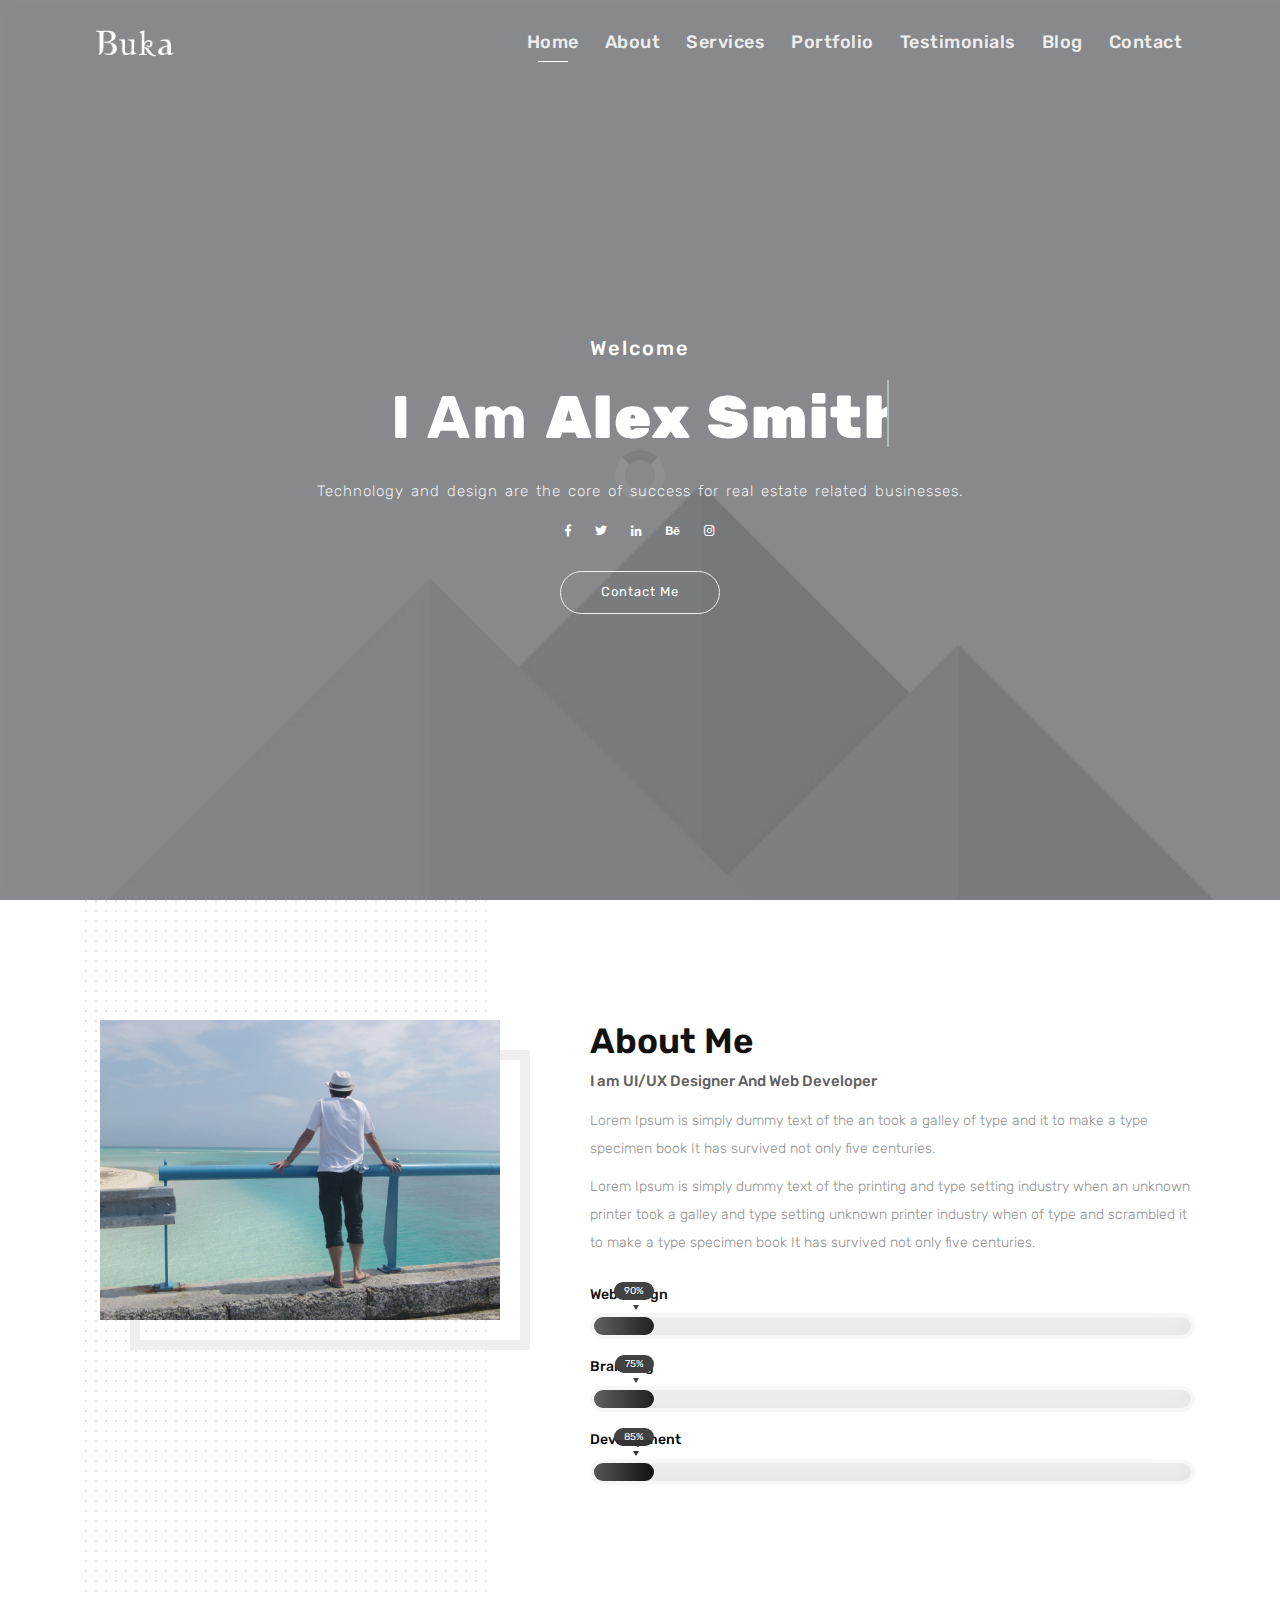
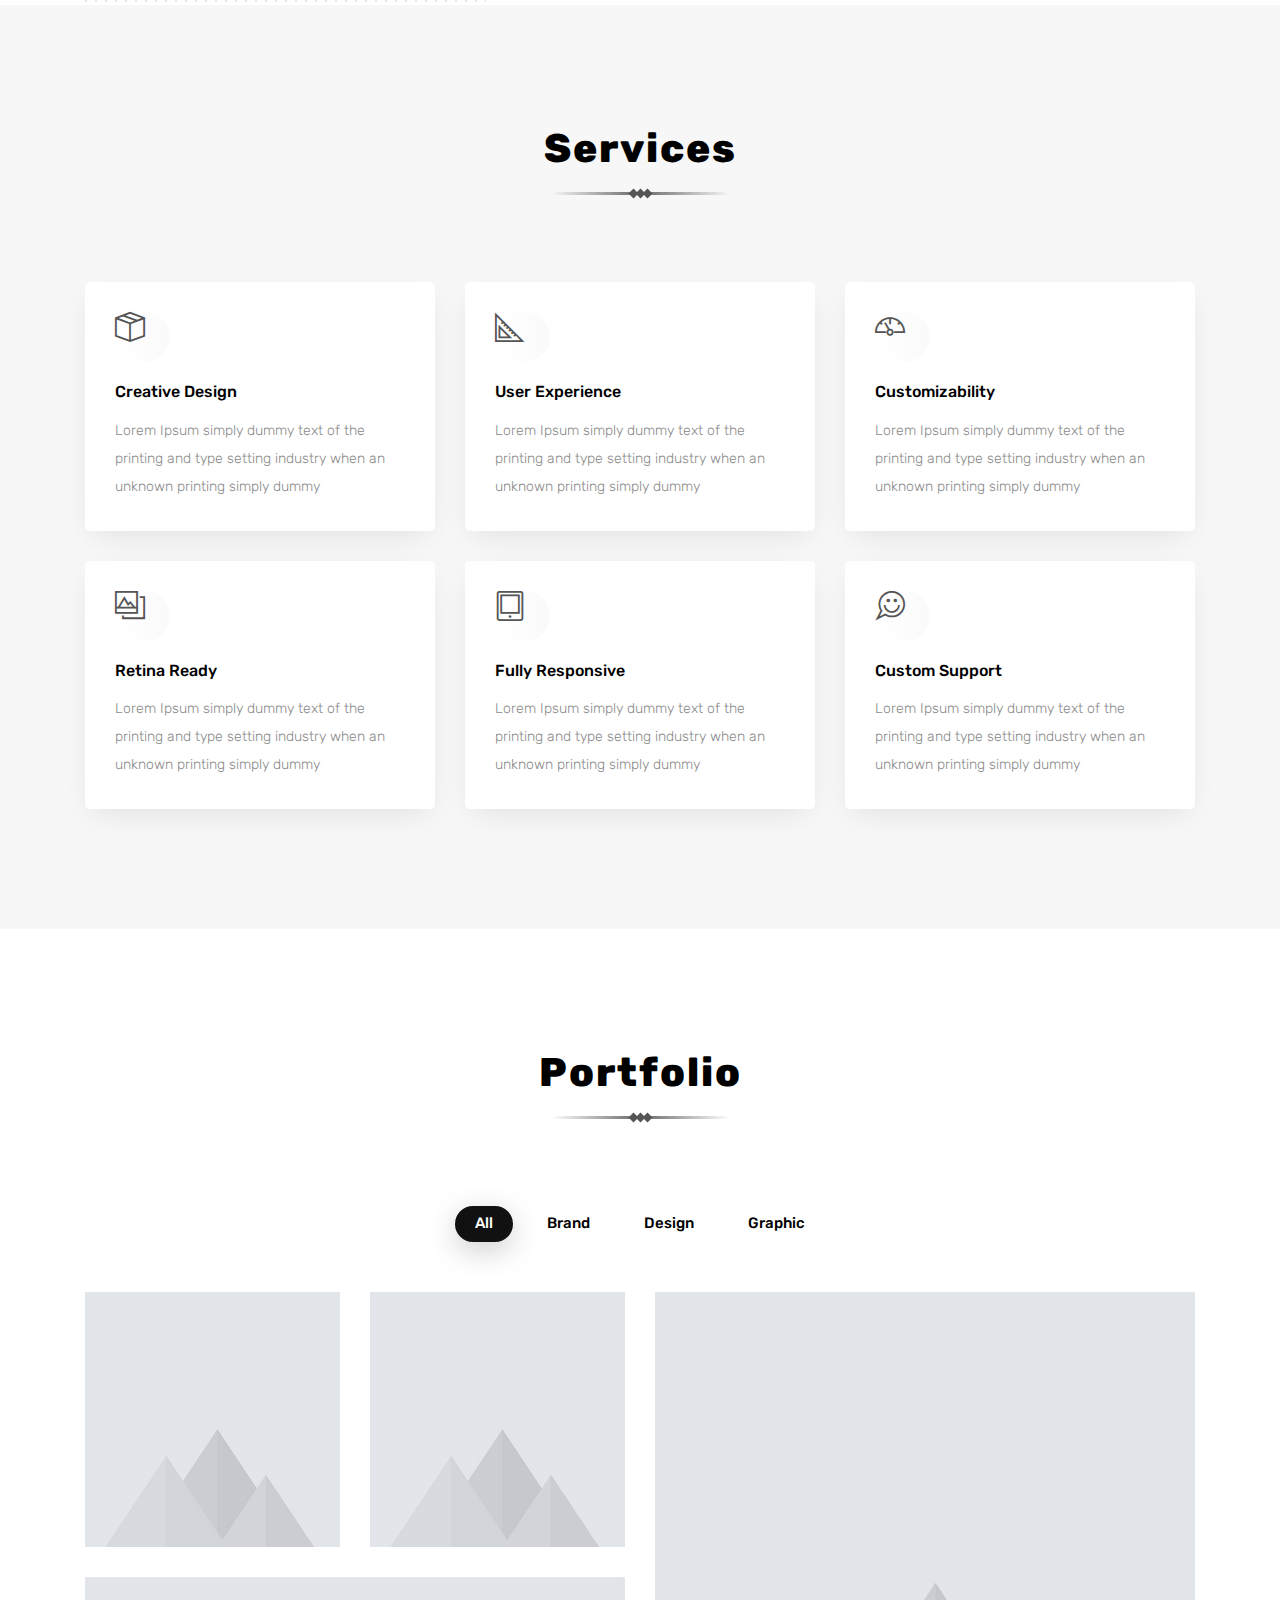
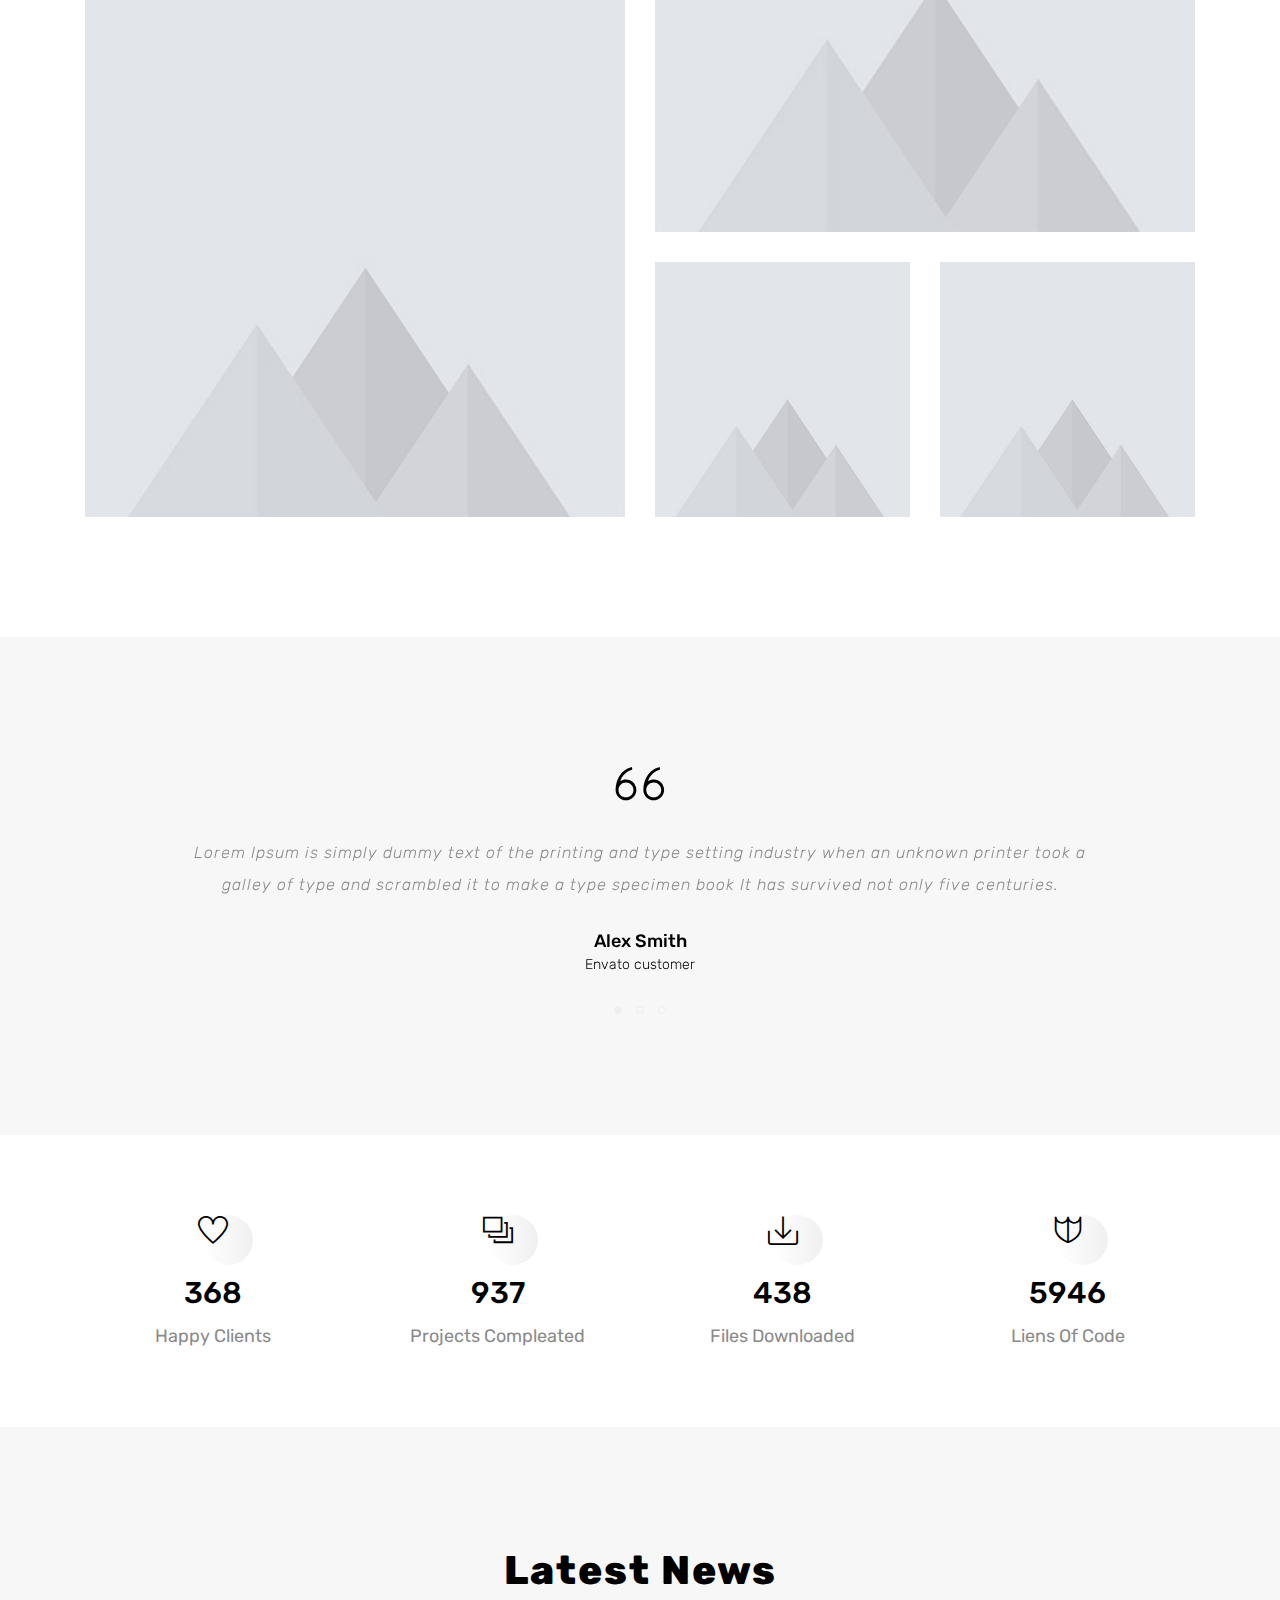
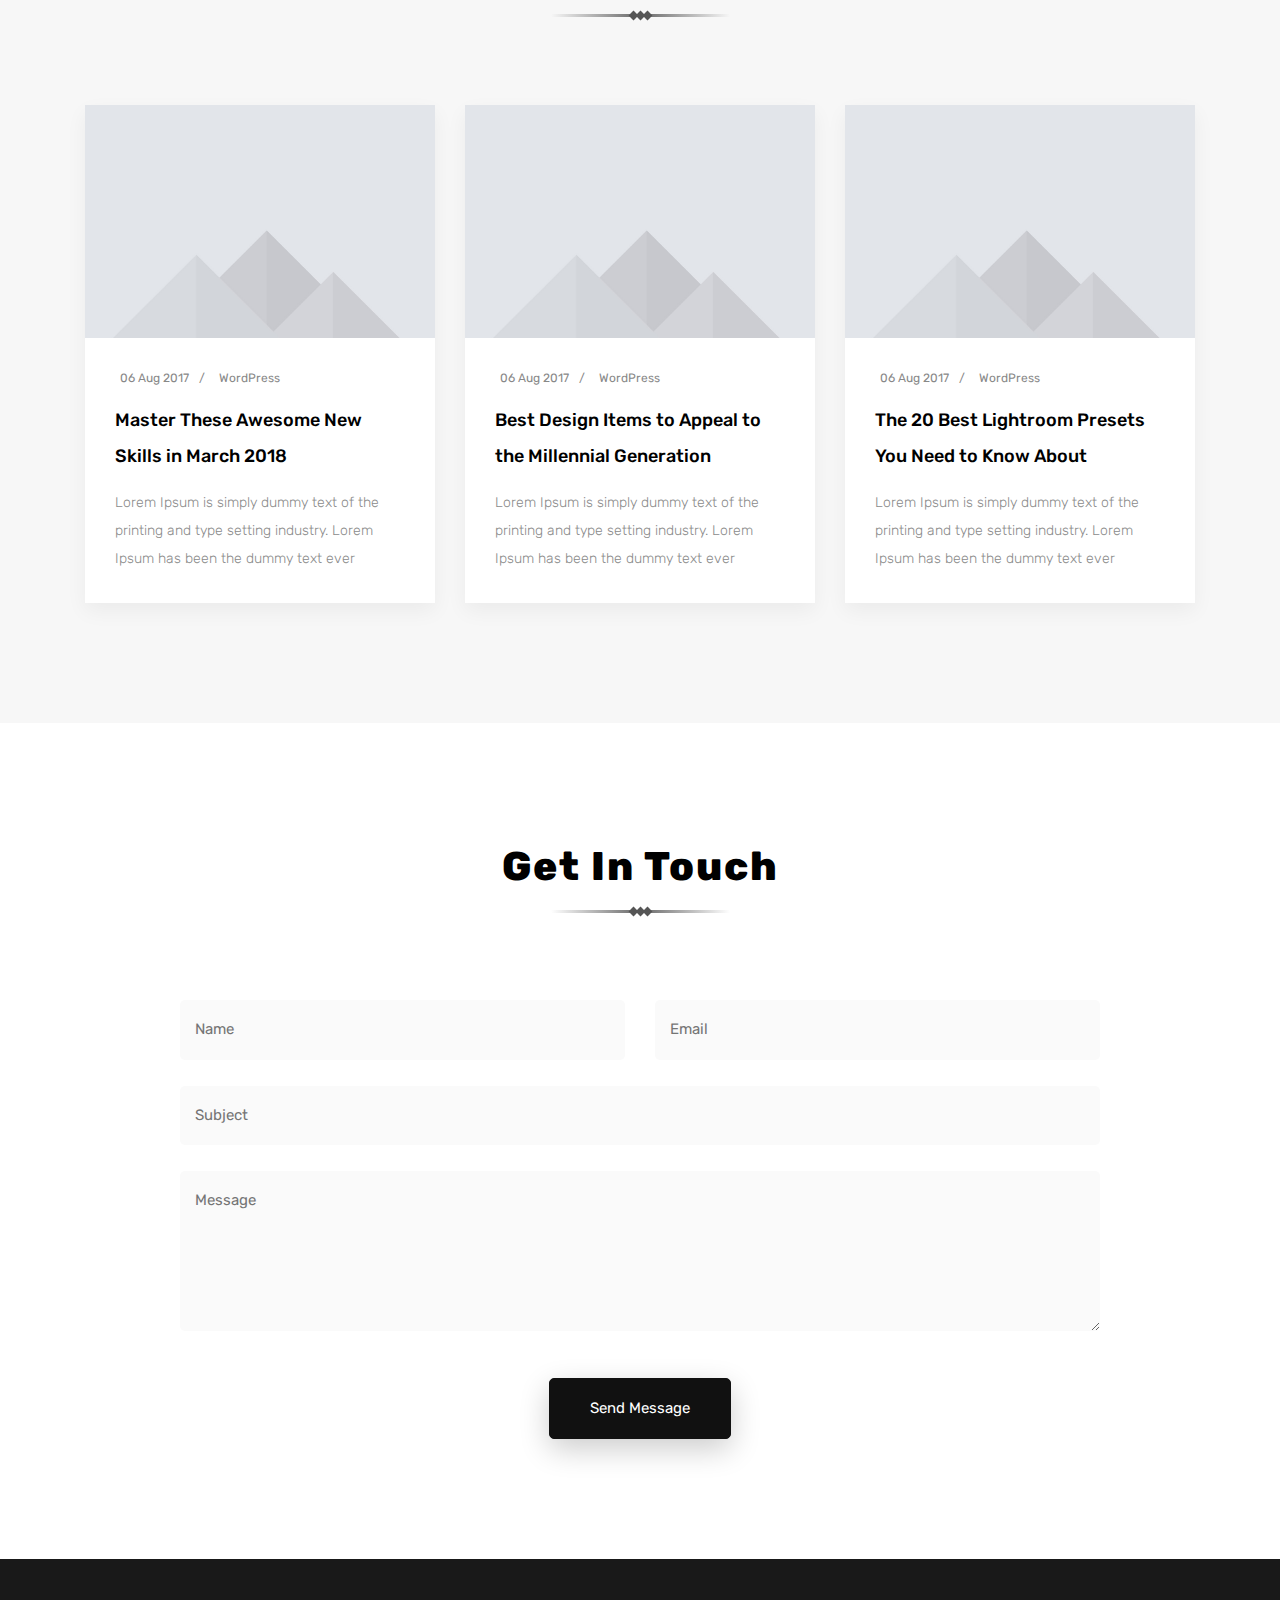
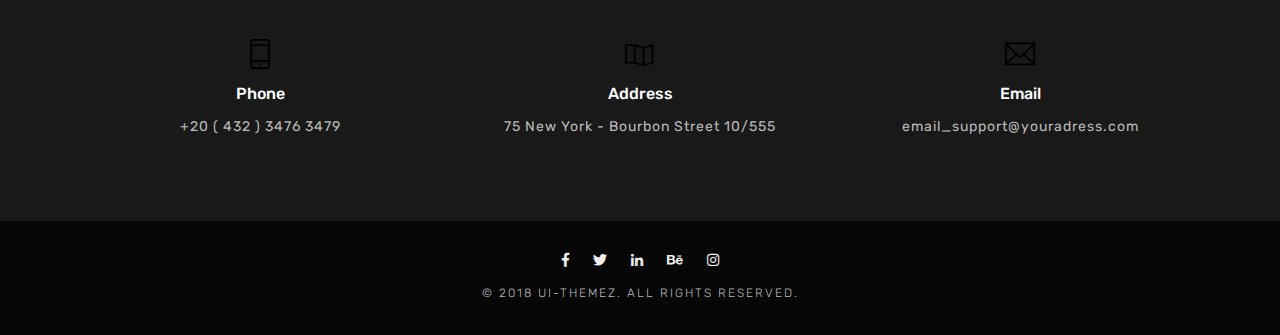
<file: minimal.html>
<!DOCTYPE html>
 <html lang="zxx">

    <head>

    	<!-- Metas -->
        <meta charset="utf-8">
		<meta http-equiv="X-UA-Compatible" content="IE=edge" />
        <meta name="viewport" content="width=device-width, initial-scale=1, maximum-scale=1" />
		<meta name="keywords" content="HTML5 Template Buka onepage themeforest" />
		<meta name="description" content="Buka - Onepage Multi-Purpose HTML5 Template" />
		<meta name="author" content="" />

		<!-- Title  -->
		<title>Buka</title>

		<!-- Favicon -->
		<link rel="shortcut icon" href="img/favicon.ico" />

		<!-- Google Fonts -->
        <link href="https://fonts.googleapis.com/css?family=Rubik:300,400,500,700,900" rel="stylesheet">

		<!-- Plugins -->
		<link rel="stylesheet" href="css/plugins.css" />

        <!-- Core Style Css -->
        <link rel="stylesheet" href="css/style.css" />

    </head>

    <body>

    	<!-- =====================================
    	==== Start Loading -->

    	<div class="loading">
            <div class="load-circle">
            </div>
        </div>
        
    	<!-- End Loading ====
    	======================================= -->

       
    	<!-- =====================================
    	==== Start Navbar -->

		<nav class="navbar navbar-expand-lg">
			<div class="container">

            <!-- Logo -->
            <a class="logo" href="#">
                <img src="img/logo-light.png" alt="logo">          
            </a>

			  <button class="navbar-toggler" type="button" data-toggle="collapse" data-target="#navbarSupportedContent" aria-controls="navbarSupportedContent" aria-expanded="false" aria-label="Toggle navigation">
			    <span class="icon-bar"><i class="fas fa-bars"></i></span>
			  </button>

			  <!-- navbar links -->
			  <div class="collapse navbar-collapse" id="navbarSupportedContent">
			    <ul class="navbar-nav ml-auto">
			      <li class="nav-item">
			        <a class="nav-link active" href="#" data-scroll-nav="0">Home</a>
			      </li>
			      <li class="nav-item">
                    <a class="nav-link" href="#" data-scroll-nav="1">About</a>
                  </li>
			      <li class="nav-item">
			        <a class="nav-link" href="#" data-scroll-nav="2">Services</a>
			      </li>
                  <li class="nav-item">
                    <a class="nav-link" href="#" data-scroll-nav="3">Portfolio</a>
                  </li>
			      <li class="nav-item">
			        <a class="nav-link" href="#" data-scroll-nav="4">Testimonials</a>
			      </li>
			      <li class="nav-item">
			        <a class="nav-link" href="#" data-scroll-nav="5">Blog</a>
			      </li>
			      <li class="nav-item">
			        <a class="nav-link" href="#" data-scroll-nav="6">Contact</a>
			      </li>
			    </ul>
			  </div>
			</div>
		</nav>

    	<!-- End Navbar ====
    	======================================= -->


    	<!-- =====================================
    	==== Start Header -->

    	<header class="header valign bg-img" data-scroll-index="0" data-overlay-dark="4" data-background="img/bg-min.jpg" data-stellar-background-ratio="0.5">

    		<div class="container">
    			<div class="row">
    				<div class="offset-lg-1 col-lg-10 text-center caption mt-50">
                        <h6>Welcome</h6>
                        <h1 class="cd-headline clip">
                            <span class="blc">I Am </span>
                            <span class="cd-words-wrapper">
                              <b class="is-visible">Alex Smith</b>
                              <b>a Developer</b>
                              <b>a Designer</b>
                            </span>
                        </h1>
                        <p>Technology and design are the core of success for real estate related businesses.</p>
                        <div class="social mt-15">
                            <a href="#0" class="icon">
                                <i class="fab fa-facebook-f"></i>
                            </a>
                            <a href="#0" class="icon">
                                <i class="fab fa-twitter"></i>
                            </a>
                            <a href="#0" class="icon">
                                <i class="fab fa-linkedin-in"></i>
                            </a>
                            <a href="#0" class="icon">
                                <i class="fab fa-behance"></i>
                            </a>
                            <a href="#0" class="icon">
                                <i class="fab fa-instagram"></i>
                            </a>
                        </div>
                        <a href="#0" class="butn mt-30" data-scroll-nav="6">Contact Me</a>
    				</div>
    			</div>
    		</div>
    	</header>

    	<!-- End Header ====
    	======================================= -->



        <!-- =====================================
        ==== Start Hero -->

        <section class="hero section-padding" data-scroll-index="1">
            <div class="container">
                <div class="row">
                    
                    <div class="col-lg-5">
                        <div class="hero-img mb-md50">
                            <div class="img">
                                <img src="img/hero.jpg" alt="">
                            </div>
                        </div>
                    </div>

                    <div class="col-lg-7">
                        <div class="content">
                            <h3>About Me</h3>
                            <span>I am UI/UX Designer And Web Developer</span>
                            <p class="mb-10">Lorem Ipsum is simply dummy text of the an took a galley of type and it to make a type specimen book It has survived not only five centuries.</p>
                            <p>Lorem Ipsum is simply dummy text of the printing and type setting industry when an unknown printer took a galley and type setting unknown printer industry when of type and scrambled it to make a type specimen book It has survived not only five centuries.</p>

                            <div class="skills mt-30">
                                <div class="skill-item">
                                    <h5>Web Design</h5>
                                    <div class="skill-progress">
                                        <div class="progres" data-value="90%"></div>
                                    </div>
                                </div>
                                <div class="skill-item">
                                    <h5>Branding</h5>
                                    <div class="skill-progress">
                                        <div class="progres" data-value="75%"></div>
                                    </div>
                                </div>
                                <div class="skill-item">
                                    <h5>Development</h5>
                                    <div class="skill-progress">
                                        <div class="progres" data-value="85%"></div>
                                    </div>
                                </div>
                            </div>
                        </div>
                    </div>

                </div>
            </div>
        </section>

        <!-- End Hero ====
        ======================================= -->


        <!-- =====================================
        ==== Start Services -->

        <section class="services section-padding bg-gray" data-scroll-index="2">
            <div class="container">
                <div class="row">
                    
                    <div class="section-head text-center col-lg-12">
                        <h3>Services</h3>
                        <span><i></i><i></i><i></i></span>
                    </div>

                    <div class="col-lg-4 col-md-6">
                        <div class="item mb-30">
                            <span class="icon ti-package"></span>
                            <h6>Creative Design</h6>
                            <p>Lorem Ipsum simply dummy text of the printing and type setting industry when an unknown printing simply dummy</p>
                        </div>
                    </div>

                    <div class="col-lg-4 col-md-6">
                        <div class="item mb-30">
                            <span class="icon ti-ruler-alt-2"></span>
                            <h6>User Experience</h6>
                            <p>Lorem Ipsum simply dummy text of the printing and type setting industry when an unknown printing simply dummy</p>
                        </div>
                    </div>

                    <div class="col-lg-4 col-md-6">
                        <div class="item mb-30">
                            <span class="icon ti-dashboard"></span>
                            <h6>Customizability</h6>
                            <p>Lorem Ipsum simply dummy text of the printing and type setting industry when an unknown printing simply dummy</p>
                        </div>
                    </div>

                    <div class="col-lg-4 col-md-6">
                        <div class="item mb-md30">
                            <span class="icon ti-gallery"></span>
                            <h6>Retina Ready</h6>
                            <p>Lorem Ipsum simply dummy text of the printing and type setting industry when an unknown printing simply dummy</p>
                        </div>
                    </div>

                    <div class="col-lg-4 col-md-6">
                        <div class="item mb-sm30">
                            <span class="icon ti-tablet"></span>
                            <h6>Fully Responsive</h6>
                            <p>Lorem Ipsum simply dummy text of the printing and type setting industry when an unknown printing simply dummy</p>
                        </div>
                    </div>

                    <div class="col-lg-4 col-md-6">
                        <div class="item">
                            <span class="icon ti-comments-smiley"></span>
                            <h6>Custom Support</h6>
                            <p>Lorem Ipsum simply dummy text of the printing and type setting industry when an unknown printing simply dummy</p>
                        </div>
                    </div>

                </div>
            </div>
        </section>

        <!-- End Services ====
        ======================================= -->



        <!-- =====================================
        ==== Start Works -->

        <section class="works section-padding" data-scroll-index="3">
            <div class="container">
                <div class="row">
                    
                    <div class="section-head text-center col-lg-12">
                        <h3>Portfolio</h3>
                        <span><i></i><i></i><i></i></span>
                    </div>

                    <!-- filter links -->
                    <div class="filtering text-center mb-20 col-sm-12">
                        <div class="filter">
                            <span data-filter='*' class="active">All</span>
                            <span data-filter='.brand'>Brand</span>
                            <span data-filter='.web'>Design</span>
                            <span data-filter='.graphic'>Graphic</span>
                        </div>
                    </div>

                    <!-- gallery -->
                    <div class="gallery text-center full-width">


                        <!-- gallery item -->
                        <div class="col-lg-3 col-md-6 items web">
                            <div class="item-img">
                                <img src="img/portfolio/1.jpg" alt="image">
                                <div class="item-img-overlay valign">
                                    <div class="overlay-info full-width vertical-center">
                                        <h6>Crearive Design</h6>
                                        <a href="img/portfolio/1.jpg" class="popimg">
                                            <span class="icon ti-zoom-in"></span>
                                        </a>
                                        <a href="#0">
                                            <span class="icon ti-link"></span>
                                        </a>
                                    </div>
                                </div>
                            </div>
                        </div>

                        <!-- gallery item -->
                        <div class="col-lg-3 col-md-6 items web">
                            <div class="item-img">
                                <img src="img/portfolio/2.jpg" alt="image">
                                <div class="item-img-overlay valign">
                                    <div class="overlay-info full-width vertical-center">
                                        <h6>Crearive Design</h6>
                                        <a href="img/portfolio/2.jpg" class="popimg">
                                            <span class="icon ti-zoom-in"></span>
                                        </a>
                                        <a href="#0">
                                            <span class="icon ti-link"></span>
                                        </a>
                                    </div>
                                </div>
                            </div>
                        </div>

                        <!-- gallery item -->
                        <div class="col-lg-6 col-md-6 items graphic">
                            <div class="item-img">
                                <img src="img/portfolio/3.jpg" alt="image">
                                <div class="item-img-overlay valign">
                                    <div class="overlay-info full-width vertical-center">
                                        <h6>Crearive Design</h6>
                                        <a href="img/portfolio/3.jpg" class="popimg">
                                            <span class="icon ti-zoom-in"></span>
                                        </a>
                                        <a href="#0">
                                            <span class="icon ti-link"></span>
                                        </a>
                                    </div>
                                </div>
                            </div>
                        </div>

                        <!-- gallery item -->
                        <div class="col-lg-6 col-md-6 items graphic">
                            <div class="item-img">
                                <img src="img/portfolio/4.jpg" alt="image">
                                <div class="item-img-overlay valign">
                                    <div class="overlay-info full-width vertical-center">
                                        <h6>Crearive Design</h6>
                                        <a href="img/portfolio/4.jpg" class="popimg">
                                            <span class="icon ti-zoom-in"></span>
                                        </a>
                                        <a href="#0">
                                            <span class="icon ti-link"></span>
                                        </a>
                                    </div>
                                </div>
                            </div>
                        </div>

                        <!-- gallery item -->
                        <div class="col-lg-3 col-md-6 items brand">
                            <div class="item-img">
                                <img src="img/portfolio/5.jpg" alt="image">
                                <div class="item-img-overlay valign">
                                    <div class="overlay-info full-width vertical-center">
                                        <h6>Crearive Design</h6>
                                        <a href="img/portfolio/5.jpg" class="popimg">
                                            <span class="icon ti-zoom-in"></span>
                                        </a>
                                        <a href="#0">
                                            <span class="icon ti-link"></span>
                                        </a>
                                    </div>
                                </div>
                            </div>
                        </div>

                        <!-- gallery item -->
                        <div class="col-lg-3 col-md-6 items brand">
                            <div class="item-img">
                                <img src="img/portfolio/6.jpg" alt="image">
                                <div class="item-img-overlay valign">
                                    <div class="overlay-info full-width">
                                        <h6>Crearive Design</h6>
                                        <a href="img/portfolio/6.jpg" class="popimg">
                                            <span class="icon ti-zoom-in"></span>
                                        </a>
                                        <a href="#0">
                                            <span class="icon ti-link"></span>
                                        </a>
                                    </div>
                                </div>
                            </div>
                        </div>

                        <div class="clearfix"></div>
                    
                    </div>

                </div>
            </div>
        </section>

        <!-- End Works ====
        ======================================= -->


        <!-- =====================================
        ==== Start Testimonials -->

        <section class="testimonials carousel-single section-padding bg-gray minimal">
            <div class="container">
                <div class="row">

                    <div class="text-center col-lg-12">
                        <span class="icon ti-quote-left"></span>
                    </div>

                    <div class="owl-carousel owl-theme offset-lg-1 col-lg-10 text-center">
                        <div class="item">
                            <p>Lorem Ipsum is simply dummy text of the printing and type setting industry when an unknown printer took a galley of type and scrambled it to make a type specimen book It has survived not only five centuries.</p>
                            <h6>Alex Smith</h6>
                            <h5>Envato customer</h5>
                        </div>
                        <div class="item">
                            <p>Lorem Ipsum is simply dummy text of the printing and type setting industry when an unknown printer took a galley of type and scrambled it to make a type specimen book It has survived not only five centuries.</p>
                            <h6>Alex Smith</h6>
                            <h5>Envato customer</h5>
                        </div>
                        <div class="item">
                            <p>Lorem Ipsum is simply dummy text of the printing and type setting industry when an unknown printer took a galley of type and scrambled it to make a type specimen book It has survived not only five centuries.</p>
                            <h6>Alex Smith</h6>
                            <h5>Envato customer</h5>
                        </div>
                    </div>

                </div>
            </div>
        </section>

        <!-- End Testimonials ====
        ======================================= -->


        <!-- =====================================
        ==== Start Numbers -->

        <div class="numbers minimal">
            <div class="container">
                <div class="row">

                    <div class="col-lg-3 col-md-6">
                        <div class="item text-center mb-md50">
                            <span class="icon ti-heart"></span>
                            <h4 class="count">368</h4>
                            <h6>Happy Clients</h6>
                        </div>
                    </div>

                    <div class="col-lg-3 col-md-6">
                        <div class="item text-center mb-md50">
                            <span class="icon ti-layers-alt"></span>
                            <h4 class="count">937</h4>
                            <h6>Projects Compleated</h6>
                        </div>
                    </div>

                    <div class="col-lg-3 col-md-6">
                        <div class="item text-center mb-sm50">
                            <span class="icon ti-import"></span>
                            <h4 class="count">438</h4>
                            <h6>Files Downloaded</h6>
                        </div>
                    </div>

                    <div class="col-lg-3 col-md-6">
                        <div class="item text-center">
                            <span class="icon ti-shield"></span>
                            <h4 class="count">5946</h4>
                            <h6>Liens Of Code</h6>
                        </div>
                    </div>

                </div>
            </div>
        </div>

        <!-- End Numbers ====
        ======================================= -->


        <!-- =====================================
        ==== Start Blog -->

        <section class="blog section-padding bg-gray" data-scroll-index="5">
            <div class="container">
                <div class="row">
                    
                    <div class="section-head text-center col-lg-12">
                        <h3>Latest News</h3>
                        <span><i></i><i></i><i></i></span>
                    </div>

                    <div class="col-lg-4">
                        <div class="item mb-md50">
                            <div class="post-img">
                                <div class="img">
                                    <img src="img/blog/1.jpg" alt="">
                                </div>
                            </div>
                            <div class="cont">
                                <div class="info">
                                    <a href="#0">06 Aug 2017</a>
                                    <a href="#0">WordPress</a>
                                </div>
                                <h6><a href="#0">Master These Awesome New Skills in March 2018</a></h6>
                                <p>Lorem Ipsum is simply dummy text of the printing and type setting industry. Lorem Ipsum has been the dummy text ever</p>
                            </div>
                        </div>
                    </div>

                    <div class="col-lg-4">
                        <div class="item mb-md50">
                            <div class="post-img">
                                <div class="img">
                                    <img src="img/blog/2.jpg" alt="">
                                </div>
                            </div>
                            <div class="cont">
                                <div class="info">
                                    <a href="#0">06 Aug 2017</a>
                                    <a href="#0">WordPress</a>
                                </div>
                                <h6><a href="#0">Best Design Items to Appeal to the Millennial Generation</a></h6>
                                <p>Lorem Ipsum is simply dummy text of the printing and type setting industry. Lorem Ipsum has been the dummy text ever</p>
                            </div>
                        </div>
                    </div>

                    <div class="col-lg-4">
                        <div class="item">
                            <div class="post-img">
                                <div class="img">
                                    <img src="img/blog/3.jpg" alt="">
                                </div>
                            </div>
                            <div class="cont">
                                <div class="info">
                                    <a href="#0">06 Aug 2017</a>
                                    <a href="#0">WordPress</a>
                                </div>
                                <h6><a href="#0">The 20 Best Lightroom Presets You Need to Know About</a></h6>
                                <p>Lorem Ipsum is simply dummy text of the printing and type setting industry. Lorem Ipsum has been the dummy text ever</p>
                            </div>
                        </div>
                    </div>

                </div>
            </div>
        </section>

        <!-- End Blog ====
        ======================================= -->


        <!-- =====================================
        ==== Start Contact -->

        <section class="contact section-padding" data-scroll-index="6">
            <div class="container">
                <div class="row">
                    
                    <div class="section-head text-center col-lg-12">
                        <h3>Get In Touch</h3>
                        <span><i></i><i></i><i></i></span>
                    </div>

                    <div class="offset-lg-1 col-lg-10">
                        <form class="form" id="contact-form" method="post" action="contact.php">

                            <div class="messages"></div>

                            <div class="controls">

                                <div class="row">

                                    <div class="col-md-6">
                                        <div class="form-group">
                                            <input id="form_name" type="text" name="name" placeholder="Name" required="required">
                                        </div>
                                    </div>
                                    <div class="col-md-6">
                                        <div class="form-group">
                                            <input id="form_email" type="email" name="email" placeholder="Email" required="required">
                                        </div>
                                    </div>
                                    <div class="col-md-12">
                                        <div class="form-group">
                                            <input id="form_subject" type="text" name="subject" placeholder="Subject">
                                        </div>
                                    </div>
                                    <div class="col-md-12">
                                        <div class="form-group">
                                            <textarea id="form_message" name="message" placeholder="Message" rows="4" required="required"></textarea>
                                        </div>
                                    </div>

                                    <div class="col-md-12 text-center">
                                        <button type="submit"><span>Send Message</span></button>
                                    </div>

                                </div>                             
                            </div>
                        </form>
                    </div>

                </div>
            </div>
        </section>

        <!-- End Contact ====
        ======================================= -->


        <!-- =====================================
        ==== Start Footer -->

        <footer data-overlay-dark="9">
            <div class="container">
                <div class="row">
                    
                    <div class="col-lg-4">
                        <div class="item">
                            <span class="icon ti-mobile"></span>
                            <h6>Phone</h6>
                            <p>+20 ( 432 ) 3476 3479</p>
                        </div>
                    </div>

                    <div class="col-lg-4">
                        <div class="item">
                            <span class="icon ti-map"></span>
                            <h6>Address</h6>
                            <p>75 New York - Bourbon Street 10/555</p>
                        </div>
                    </div>

                    <div class="col-lg-4">
                        <div class="item">
                            <span class="icon ti-email"></span>
                            <h6>Email</h6>
                            <p>email_support@youradress.com</p>
                        </div>
                    </div>

                </div>
            </div>

            <div class="sub-footer">
                <div class="container">
                    <div class="row">
                        
                        <div class="col-lg-12">
                            <div class="copy text-center">
                                <div class="social">
                                    <a href="#0" class="icon">
                                        <i class="fab fa-facebook-f"></i>
                                    </a>
                                    <a href="#0" class="icon">
                                        <i class="fab fa-twitter"></i>
                                    </a>
                                    <a href="#0" class="icon">
                                        <i class="fab fa-linkedin-in"></i>
                                    </a>
                                    <a href="#0" class="icon">
                                        <i class="fab fa-behance"></i>
                                    </a>
                                    <a href="#0" class="icon">
                                        <i class="fab fa-instagram"></i>
                                    </a>
                                </div>
                                <p>&copy; 2018 UI-ThemeZ. All Rights Reserved.</p>
                            </div>
                        </div>

                    </div>
                </div>
            </div>
        </footer>

        <!-- End Footer ====
        ======================================= -->




       
        <!-- jQuery -->
        <script src="js/jquery-3.0.0.min.js"></script>
        <script src="js/jquery-migrate-3.0.0.min.js"></script>

        <!-- popper.min -->
        <script src="js/popper.min.js"></script>

        <!-- bootstrap -->
        <script src="js/bootstrap.min.js"></script>

        <!-- animated.headline -->
        <script src="js/animated.headline.js"></script>

        <!-- scrollIt -->
        <script src="js/scrollIt.min.js"></script>

        <!-- jquery.waypoints.min -->
        <script src="js/jquery.waypoints.min.js"></script>

        <!-- jquery.counterup.min -->
        <script src="js/jquery.counterup.min.js"></script>

        <!-- owl carousel -->
        <script src="js/owl.carousel.min.js"></script>

        <!-- jquery.magnific-popup js -->
        <script src="js/jquery.magnific-popup.min.js"></script>

        <!-- stellar js -->
        <script src="js/jquery.stellar.min.js"></script>

        <!-- isotope.pkgd.min js -->
        <script src="js/isotope.pkgd.min.js"></script>

        <!-- validator js -->
        <script src="js/validator.js"></script>

        <!-- custom scripts -->
        <script src="js/scripts.js"></script>

    </body>
</html>
</file>
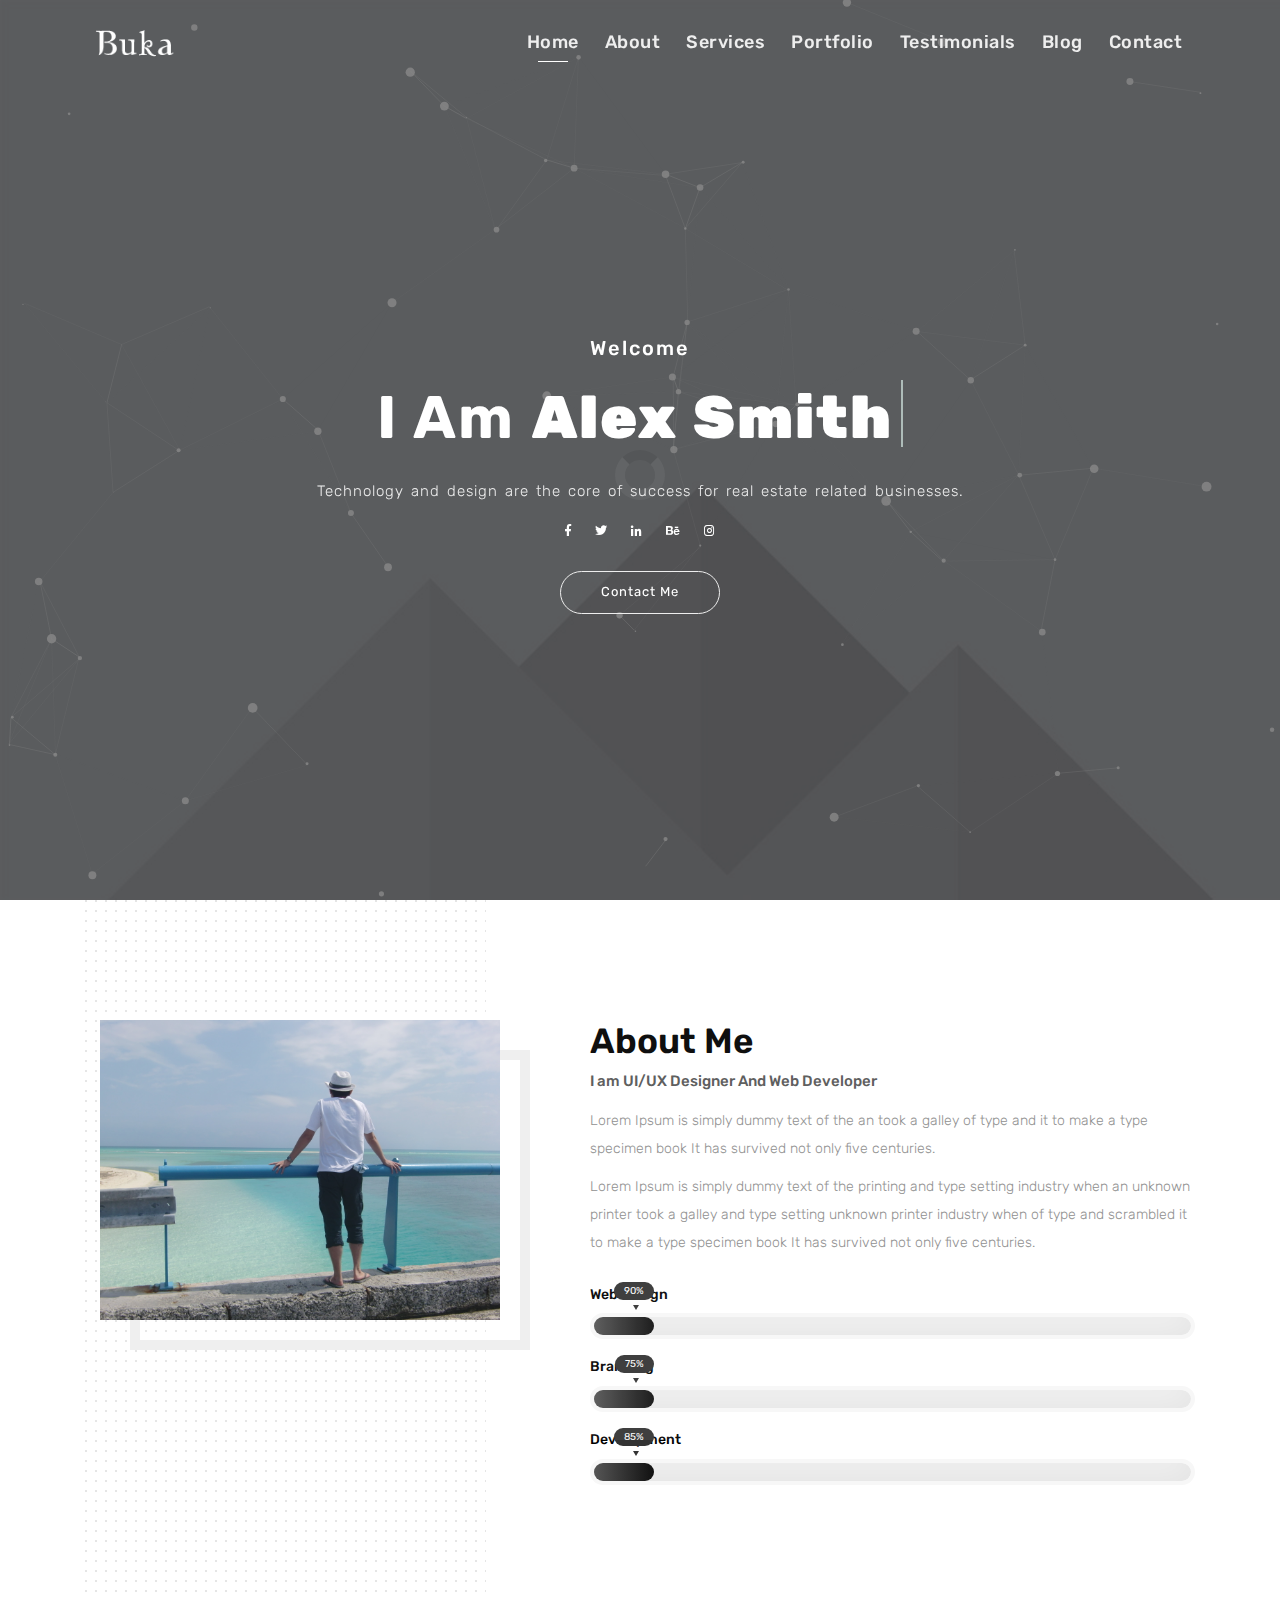
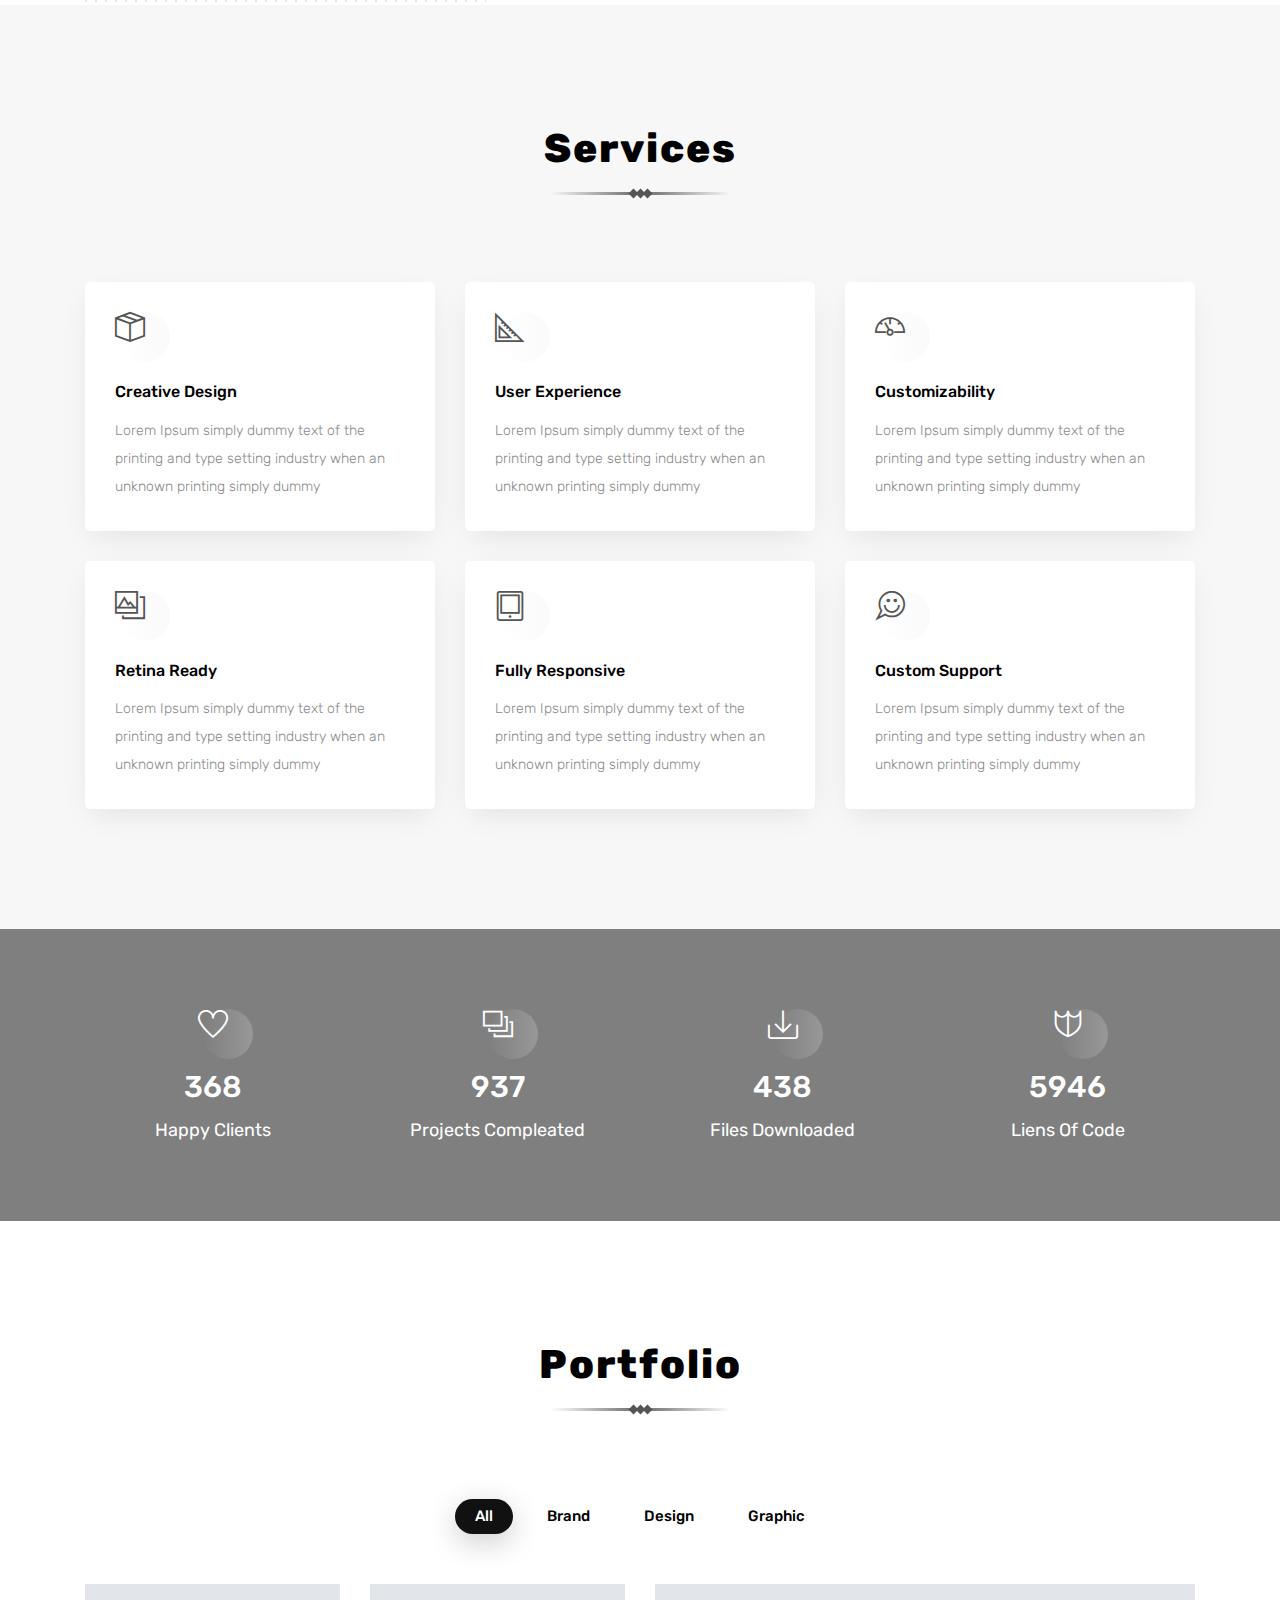
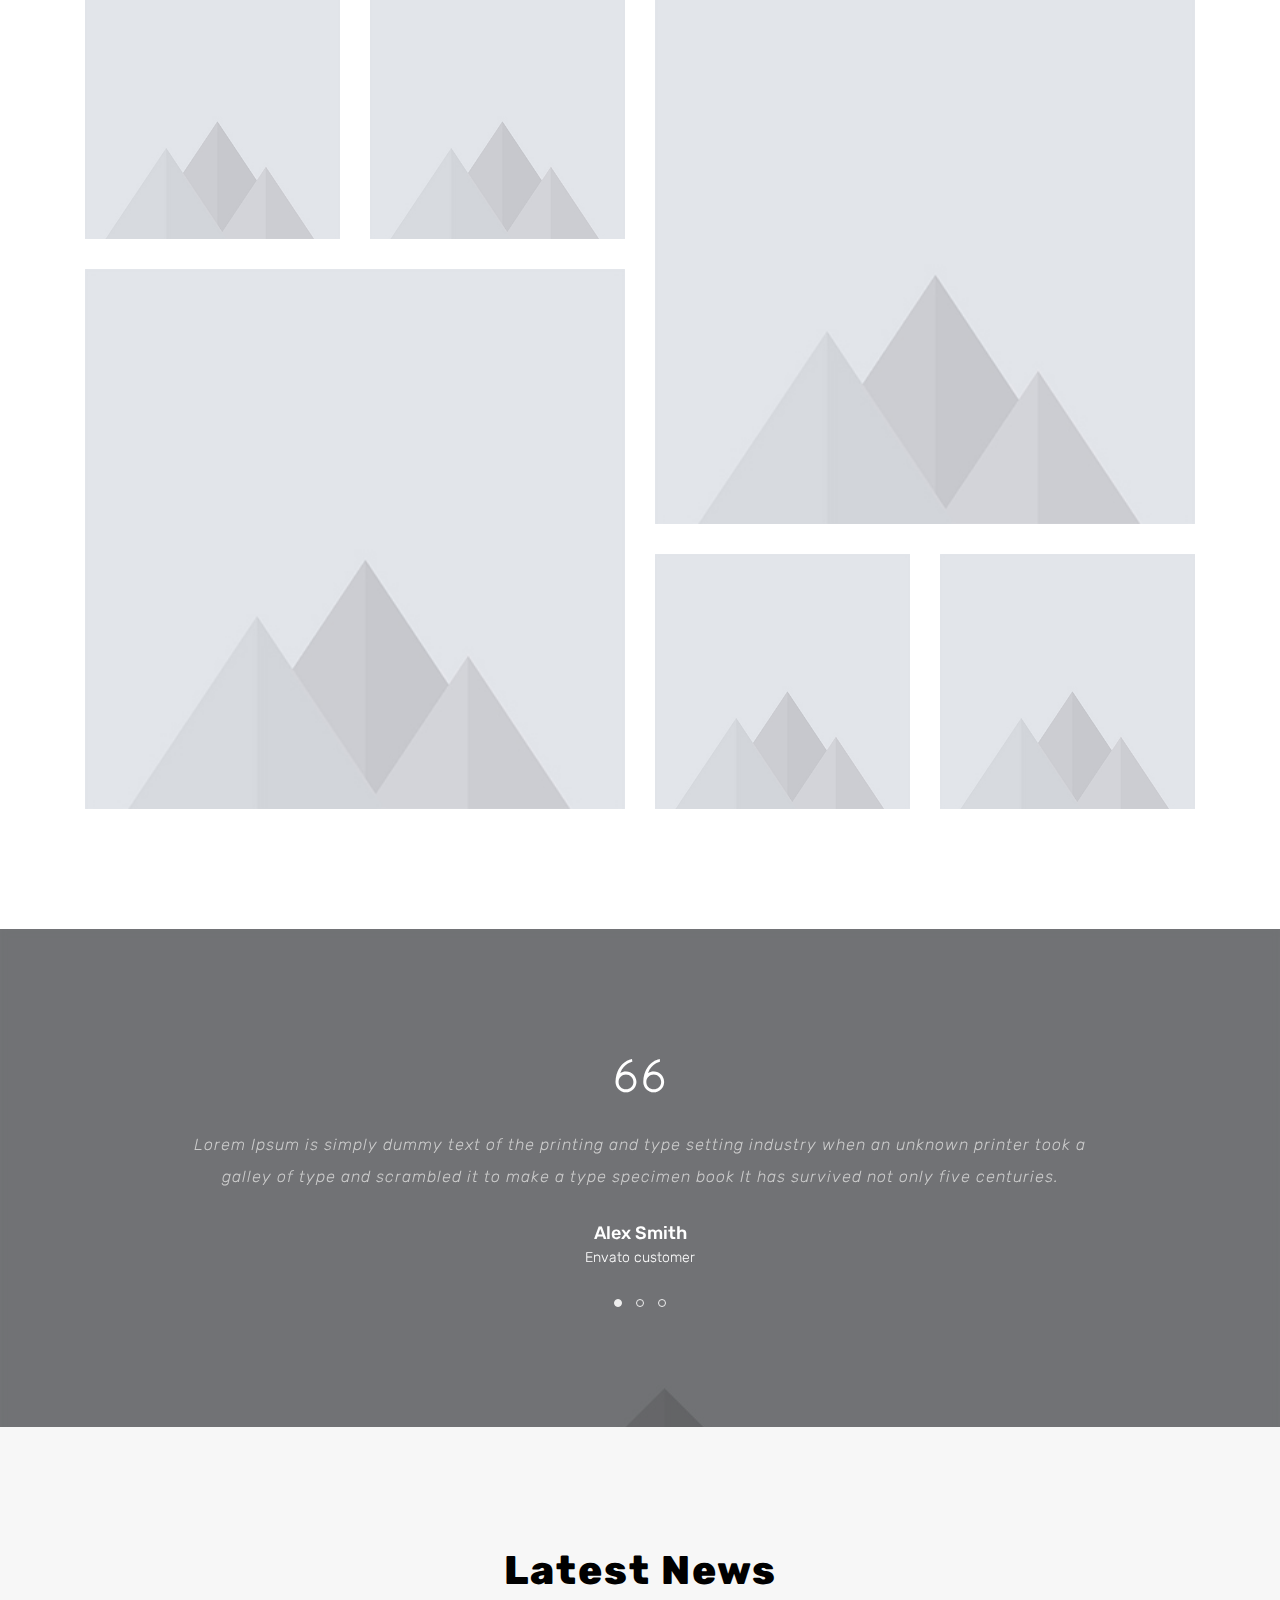
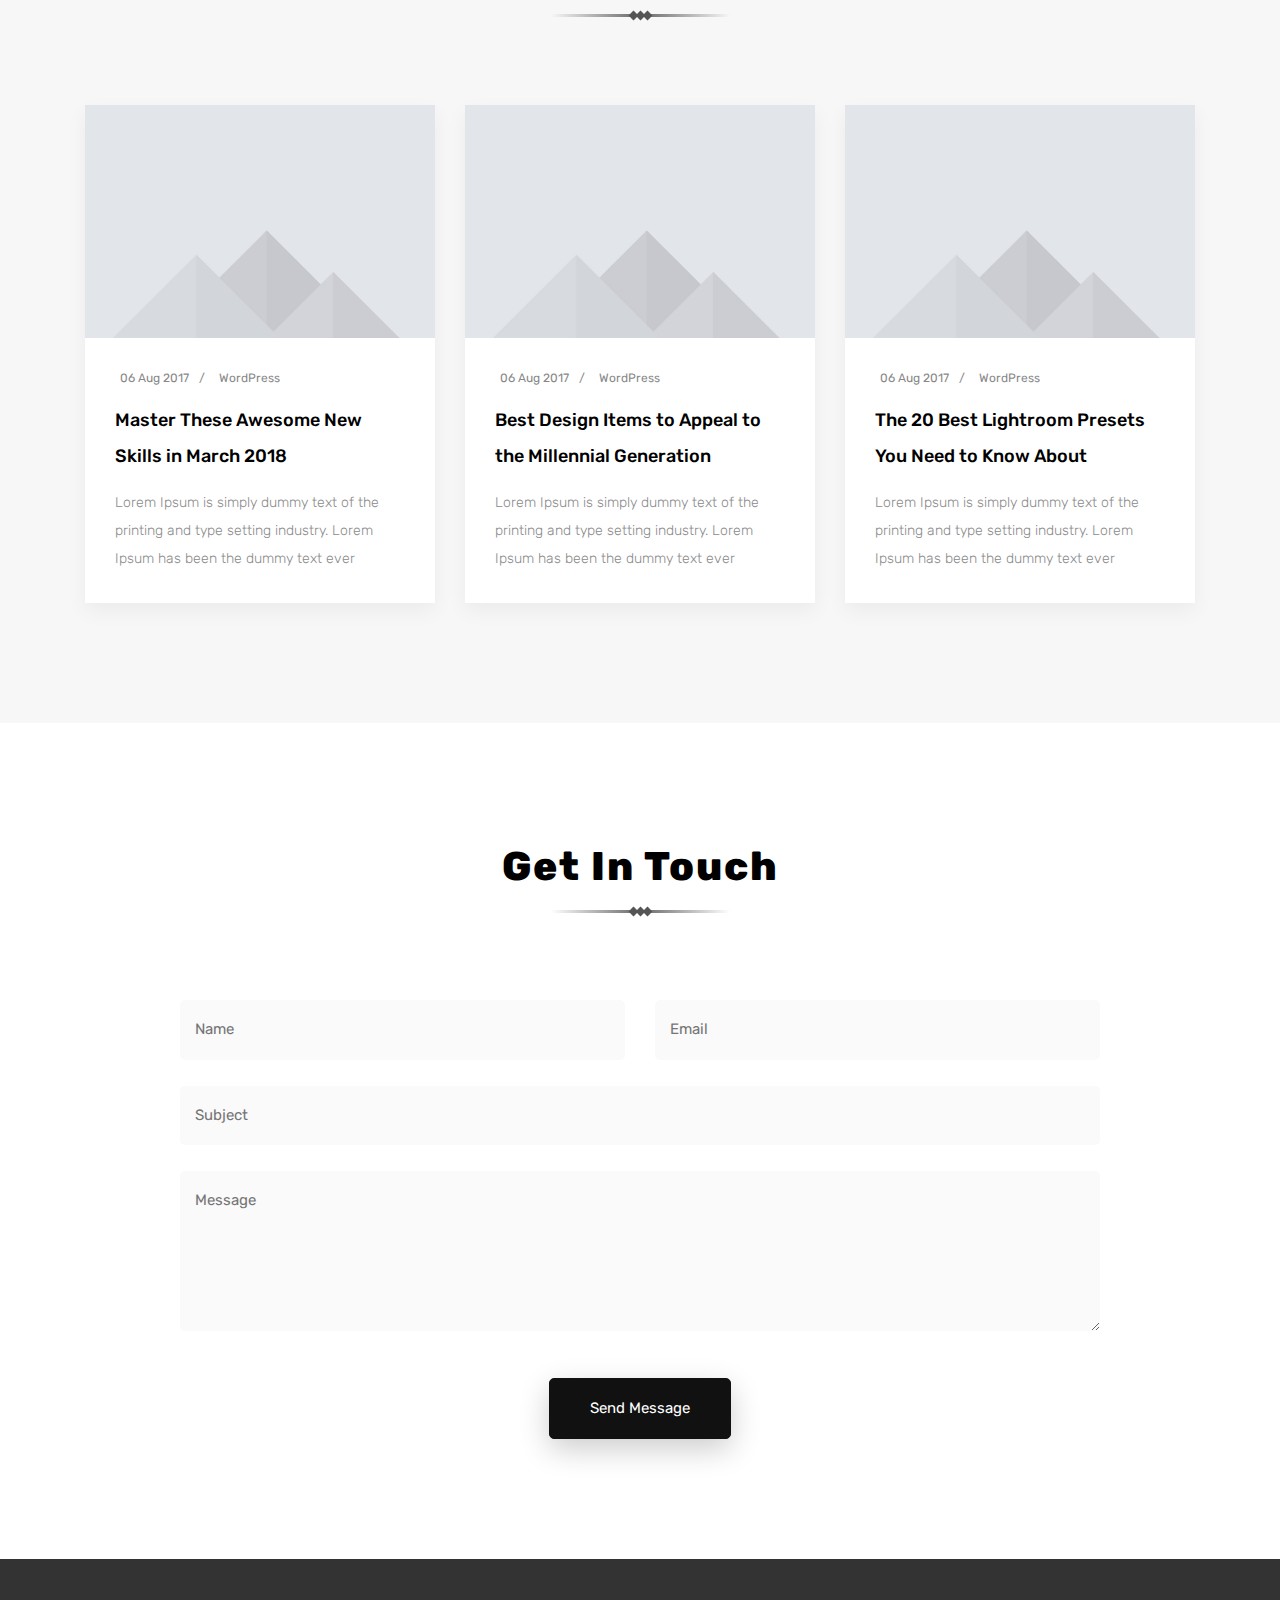
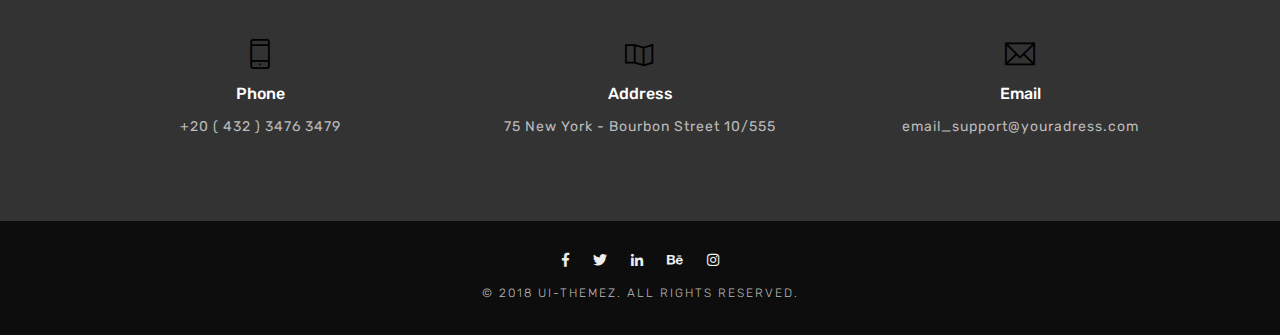
<file: particles.html>
<!DOCTYPE html>
 <html lang="zxx">

    <head>

    	<!-- Metas -->
        <meta charset="utf-8">
		<meta http-equiv="X-UA-Compatible" content="IE=edge" />
        <meta name="viewport" content="width=device-width, initial-scale=1, maximum-scale=1" />
		<meta name="keywords" content="HTML5 Template Buka onepage themeforest" />
		<meta name="description" content="Buka - Onepage Multi-Purpose HTML5 Template" />
		<meta name="author" content="" />

		<!-- Title  -->
		<title>Buka</title>

		<!-- Favicon -->
		<link rel="shortcut icon" href="img/favicon.ico" />

		<!-- Google Fonts -->
        <link href="https://fonts.googleapis.com/css?family=Rubik:300,400,500,700,900" rel="stylesheet">

		<!-- Plugins -->
		<link rel="stylesheet" href="css/plugins.css" />

        <!-- Core Style Css -->
        <link rel="stylesheet" href="css/style.css" />

    </head>

    <body>

    	<!-- =====================================
    	==== Start Loading -->

    	<div class="loading">
            <div class="load-circle">
            </div>
        </div>
        
    	<!-- End Loading ====
    	======================================= -->

       
    	<!-- =====================================
    	==== Start Navbar -->

		<nav class="navbar navbar-expand-lg">
			<div class="container">

            <!-- Logo -->
            <a class="logo" href="#">
                <img src="img/logo-light.png" alt="logo">          
            </a>

			  <button class="navbar-toggler" type="button" data-toggle="collapse" data-target="#navbarSupportedContent" aria-controls="navbarSupportedContent" aria-expanded="false" aria-label="Toggle navigation">
			    <span class="icon-bar"><i class="fas fa-bars"></i></span>
			  </button>

			  <!-- navbar links -->
			  <div class="collapse navbar-collapse" id="navbarSupportedContent">
			    <ul class="navbar-nav ml-auto">
			      <li class="nav-item">
			        <a class="nav-link active" href="#" data-scroll-nav="0">Home</a>
			      </li>
			      <li class="nav-item">
                    <a class="nav-link" href="#" data-scroll-nav="1">About</a>
                  </li>
			      <li class="nav-item">
			        <a class="nav-link" href="#" data-scroll-nav="2">Services</a>
			      </li>
                  <li class="nav-item">
                    <a class="nav-link" href="#" data-scroll-nav="3">Portfolio</a>
                  </li>
			      <li class="nav-item">
			        <a class="nav-link" href="#" data-scroll-nav="4">Testimonials</a>
			      </li>
			      <li class="nav-item">
			        <a class="nav-link" href="#" data-scroll-nav="5">Blog</a>
			      </li>
			      <li class="nav-item">
			        <a class="nav-link" href="#" data-scroll-nav="6">Contact</a>
			      </li>
			    </ul>
			  </div>
			</div>
		</nav>

    	<!-- End Navbar ====
    	======================================= -->


    	<!-- =====================================
    	==== Start Header -->

    	<header class="header valign bg-img" data-scroll-index="0" data-overlay-dark="6" data-background="img/bg3.jpg" data-stellar-background-ratio="0.5">

            <!-- particles -->
            <div id="particles-js"></div>

    		<div class="container">
    			<div class="row">
    				<div class="offset-lg-1 col-lg-10 text-center caption mt-50">
                        <h6>Welcome</h6>
                        <h1 class="cd-headline clip">
                            <span class="blc">I Am </span>
                            <span class="cd-words-wrapper">
                              <b class="is-visible">Alex Smith</b>
                              <b>a Developer</b>
                              <b>a Designer</b>
                            </span>
                        </h1>
                        <p>Technology and design are the core of success for real estate related businesses.</p>
                        <div class="social mt-15">
                            <a href="#0" class="icon">
                                <i class="fab fa-facebook-f"></i>
                            </a>
                            <a href="#0" class="icon">
                                <i class="fab fa-twitter"></i>
                            </a>
                            <a href="#0" class="icon">
                                <i class="fab fa-linkedin-in"></i>
                            </a>
                            <a href="#0" class="icon">
                                <i class="fab fa-behance"></i>
                            </a>
                            <a href="#0" class="icon">
                                <i class="fab fa-instagram"></i>
                            </a>
                        </div>
                        <a href="#0" class="butn mt-30" data-scroll-nav="6">Contact Me</a>
    				</div>
    			</div>
    		</div>
    	</header>

    	<!-- End Header ====
    	======================================= -->



        <!-- =====================================
        ==== Start Hero -->

        <section class="hero section-padding" data-scroll-index="1">
            <div class="container">
                <div class="row">
                    
                    <div class="col-lg-5">
                        <div class="hero-img mb-md50">
                            <div class="img">
                                <img src="img/hero.jpg" alt="">
                            </div>
                        </div>
                    </div>

                    <div class="col-lg-7">
                        <div class="content">
                            <h3>About Me</h3>
                            <span>I am UI/UX Designer And Web Developer</span>
                            <p class="mb-10">Lorem Ipsum is simply dummy text of the an took a galley of type and it to make a type specimen book It has survived not only five centuries.</p>
                            <p>Lorem Ipsum is simply dummy text of the printing and type setting industry when an unknown printer took a galley and type setting unknown printer industry when of type and scrambled it to make a type specimen book It has survived not only five centuries.</p>

                            <div class="skills mt-30">
                                <div class="skill-item">
                                    <h5>Web Design</h5>
                                    <div class="skill-progress">
                                        <div class="progres" data-value="90%"></div>
                                    </div>
                                </div>
                                <div class="skill-item">
                                    <h5>Branding</h5>
                                    <div class="skill-progress">
                                        <div class="progres" data-value="75%"></div>
                                    </div>
                                </div>
                                <div class="skill-item">
                                    <h5>Development</h5>
                                    <div class="skill-progress">
                                        <div class="progres" data-value="85%"></div>
                                    </div>
                                </div>
                            </div>
                        </div>
                    </div>

                </div>
            </div>
        </section>

        <!-- End Hero ====
        ======================================= -->


        <!-- =====================================
        ==== Start Services -->

        <section class="services section-padding bg-gray" data-scroll-index="2">
            <div class="container">
                <div class="row">
                    
                    <div class="section-head text-center col-lg-12">
                        <h3>Services</h3>
                        <span><i></i><i></i><i></i></span>
                    </div>

                    <div class="col-lg-4 col-md-6">
                        <div class="item mb-30">
                            <span class="icon ti-package"></span>
                            <h6>Creative Design</h6>
                            <p>Lorem Ipsum simply dummy text of the printing and type setting industry when an unknown printing simply dummy</p>
                        </div>
                    </div>

                    <div class="col-lg-4 col-md-6">
                        <div class="item mb-30">
                            <span class="icon ti-ruler-alt-2"></span>
                            <h6>User Experience</h6>
                            <p>Lorem Ipsum simply dummy text of the printing and type setting industry when an unknown printing simply dummy</p>
                        </div>
                    </div>

                    <div class="col-lg-4 col-md-6">
                        <div class="item mb-30">
                            <span class="icon ti-dashboard"></span>
                            <h6>Customizability</h6>
                            <p>Lorem Ipsum simply dummy text of the printing and type setting industry when an unknown printing simply dummy</p>
                        </div>
                    </div>

                    <div class="col-lg-4 col-md-6">
                        <div class="item mb-md30">
                            <span class="icon ti-gallery"></span>
                            <h6>Retina Ready</h6>
                            <p>Lorem Ipsum simply dummy text of the printing and type setting industry when an unknown printing simply dummy</p>
                        </div>
                    </div>

                    <div class="col-lg-4 col-md-6">
                        <div class="item mb-sm30">
                            <span class="icon ti-tablet"></span>
                            <h6>Fully Responsive</h6>
                            <p>Lorem Ipsum simply dummy text of the printing and type setting industry when an unknown printing simply dummy</p>
                        </div>
                    </div>

                    <div class="col-lg-4 col-md-6">
                        <div class="item">
                            <span class="icon ti-comments-smiley"></span>
                            <h6>Custom Support</h6>
                            <p>Lorem Ipsum simply dummy text of the printing and type setting industry when an unknown printing simply dummy</p>
                        </div>
                    </div>

                </div>
            </div>
        </section>

        <!-- End Services ====
        ======================================= -->


        <!-- =====================================
        ==== Start Numbers -->

        <div class="numbers bg-img bg-fixed" data-overlay-dark="5" data-background="img/1.jpg">
            <div class="container">
                <div class="row">

                    <div class="col-lg-3 col-md-6">
                        <div class="item text-center mb-md50">
                            <span class="icon ti-heart"></span>
                            <h4 class="count">368</h4>
                            <h6>Happy Clients</h6>
                        </div>
                    </div>

                    <div class="col-lg-3 col-md-6">
                        <div class="item text-center mb-md50">
                            <span class="icon ti-layers-alt"></span>
                            <h4 class="count">937</h4>
                            <h6>Projects Compleated</h6>
                        </div>
                    </div>

                    <div class="col-lg-3 col-md-6">
                        <div class="item text-center mb-sm50">
                            <span class="icon ti-import"></span>
                            <h4 class="count">438</h4>
                            <h6>Files Downloaded</h6>
                        </div>
                    </div>

                    <div class="col-lg-3 col-md-6">
                        <div class="item text-center">
                            <span class="icon ti-shield"></span>
                            <h4 class="count">5946</h4>
                            <h6>Liens Of Code</h6>
                        </div>
                    </div>

                </div>
            </div>
        </div>

        <!-- End Numbers ====
        ======================================= -->


        <!-- =====================================
        ==== Start Works -->

        <section class="works section-padding" data-scroll-index="3">
            <div class="container">
                <div class="row">
                    
                    <div class="section-head text-center col-lg-12">
                        <h3>Portfolio</h3>
                        <span><i></i><i></i><i></i></span>
                    </div>

                    <!-- filter links -->
                    <div class="filtering text-center mb-20 col-sm-12">
                        <div class="filter">
                            <span data-filter='*' class="active">All</span>
                            <span data-filter='.brand'>Brand</span>
                            <span data-filter='.web'>Design</span>
                            <span data-filter='.graphic'>Graphic</span>
                        </div>
                    </div>

                    <!-- gallery -->
                    <div class="gallery text-center full-width">


                        <!-- gallery item -->
                        <div class="col-lg-3 col-md-6 items web">
                            <div class="item-img">
                                <img src="img/portfolio/1.jpg" alt="image">
                                <div class="item-img-overlay valign">
                                    <div class="overlay-info full-width vertical-center">
                                        <h6>Crearive Design</h6>
                                        <a href="img/portfolio/1.jpg" class="popimg">
                                            <span class="icon ti-zoom-in"></span>
                                        </a>
                                        <a href="#0">
                                            <span class="icon ti-link"></span>
                                        </a>
                                    </div>
                                </div>
                            </div>
                        </div>

                        <!-- gallery item -->
                        <div class="col-lg-3 col-md-6 items web">
                            <div class="item-img">
                                <img src="img/portfolio/2.jpg" alt="image">
                                <div class="item-img-overlay valign">
                                    <div class="overlay-info full-width vertical-center">
                                        <h6>Crearive Design</h6>
                                        <a href="img/portfolio/2.jpg" class="popimg">
                                            <span class="icon ti-zoom-in"></span>
                                        </a>
                                        <a href="#0">
                                            <span class="icon ti-link"></span>
                                        </a>
                                    </div>
                                </div>
                            </div>
                        </div>

                        <!-- gallery item -->
                        <div class="col-lg-6 col-md-6 items graphic">
                            <div class="item-img">
                                <img src="img/portfolio/3.jpg" alt="image">
                                <div class="item-img-overlay valign">
                                    <div class="overlay-info full-width vertical-center">
                                        <h6>Crearive Design</h6>
                                        <a href="img/portfolio/3.jpg" class="popimg">
                                            <span class="icon ti-zoom-in"></span>
                                        </a>
                                        <a href="#0">
                                            <span class="icon ti-link"></span>
                                        </a>
                                    </div>
                                </div>
                            </div>
                        </div>

                        <!-- gallery item -->
                        <div class="col-lg-6 col-md-6 items graphic">
                            <div class="item-img">
                                <img src="img/portfolio/4.jpg" alt="image">
                                <div class="item-img-overlay valign">
                                    <div class="overlay-info full-width vertical-center">
                                        <h6>Crearive Design</h6>
                                        <a href="img/portfolio/4.jpg" class="popimg">
                                            <span class="icon ti-zoom-in"></span>
                                        </a>
                                        <a href="#0">
                                            <span class="icon ti-link"></span>
                                        </a>
                                    </div>
                                </div>
                            </div>
                        </div>

                        <!-- gallery item -->
                        <div class="col-lg-3 col-md-6 items brand">
                            <div class="item-img">
                                <img src="img/portfolio/5.jpg" alt="image">
                                <div class="item-img-overlay valign">
                                    <div class="overlay-info full-width vertical-center">
                                        <h6>Crearive Design</h6>
                                        <a href="img/portfolio/5.jpg" class="popimg">
                                            <span class="icon ti-zoom-in"></span>
                                        </a>
                                        <a href="#0">
                                            <span class="icon ti-link"></span>
                                        </a>
                                    </div>
                                </div>
                            </div>
                        </div>

                        <!-- gallery item -->
                        <div class="col-lg-3 col-md-6 items brand">
                            <div class="item-img">
                                <img src="img/portfolio/6.jpg" alt="image">
                                <div class="item-img-overlay valign">
                                    <div class="overlay-info full-width">
                                        <h6>Crearive Design</h6>
                                        <a href="img/portfolio/6.jpg" class="popimg">
                                            <span class="icon ti-zoom-in"></span>
                                        </a>
                                        <a href="#0">
                                            <span class="icon ti-link"></span>
                                        </a>
                                    </div>
                                </div>
                            </div>
                        </div>

                        <div class="clearfix"></div>
                    
                    </div>

                </div>
            </div>
        </section>

        <!-- End Works ====
        ======================================= -->


        <!-- =====================================
        ==== Start Testimonials -->

        <section class="testimonials carousel-single section-padding bg-img" data-scroll-index="4" data-overlay-dark="5" data-background="img/2.jpg">
            <div class="container">
                <div class="row">

                    <div class="text-center col-lg-12">
                        <span class="icon ti-quote-left"></span>
                    </div>

                    <div class="owl-carousel owl-theme offset-lg-1 col-lg-10 text-center">
                        <div class="item">
                            <p>Lorem Ipsum is simply dummy text of the printing and type setting industry when an unknown printer took a galley of type and scrambled it to make a type specimen book It has survived not only five centuries.</p>
                            <h6>Alex Smith</h6>
                            <h5>Envato customer</h5>
                        </div>
                        <div class="item">
                            <p>Lorem Ipsum is simply dummy text of the printing and type setting industry when an unknown printer took a galley of type and scrambled it to make a type specimen book It has survived not only five centuries.</p>
                            <h6>Alex Smith</h6>
                            <h5>Envato customer</h5>
                        </div>
                        <div class="item">
                            <p>Lorem Ipsum is simply dummy text of the printing and type setting industry when an unknown printer took a galley of type and scrambled it to make a type specimen book It has survived not only five centuries.</p>
                            <h6>Alex Smith</h6>
                            <h5>Envato customer</h5>
                        </div>
                    </div>

                </div>
            </div>
        </section>

        <!-- End Testimonials ====
        ======================================= -->


        <!-- =====================================
        ==== Start Blog -->

        <section class="blog section-padding bg-gray" data-scroll-index="5">
            <div class="container">
                <div class="row">
                    
                    <div class="section-head text-center col-lg-12">
                        <h3>Latest News</h3>
                        <span><i></i><i></i><i></i></span>
                    </div>

                    <div class="col-lg-4">
                        <div class="item mb-md50">
                            <div class="post-img">
                                <div class="img">
                                    <img src="img/blog/1.jpg" alt="">
                                </div>
                            </div>
                            <div class="cont">
                                <div class="info">
                                    <a href="#0">06 Aug 2017</a>
                                    <a href="#0">WordPress</a>
                                </div>
                                <h6><a href="#0">Master These Awesome New Skills in March 2018</a></h6>
                                <p>Lorem Ipsum is simply dummy text of the printing and type setting industry. Lorem Ipsum has been the dummy text ever</p>
                            </div>
                        </div>
                    </div>

                    <div class="col-lg-4">
                        <div class="item mb-md50">
                            <div class="post-img">
                                <div class="img">
                                    <img src="img/blog/2.jpg" alt="">
                                </div>
                            </div>
                            <div class="cont">
                                <div class="info">
                                    <a href="#0">06 Aug 2017</a>
                                    <a href="#0">WordPress</a>
                                </div>
                                <h6><a href="#0">Best Design Items to Appeal to the Millennial Generation</a></h6>
                                <p>Lorem Ipsum is simply dummy text of the printing and type setting industry. Lorem Ipsum has been the dummy text ever</p>
                            </div>
                        </div>
                    </div>

                    <div class="col-lg-4">
                        <div class="item">
                            <div class="post-img">
                                <div class="img">
                                    <img src="img/blog/3.jpg" alt="">
                                </div>
                            </div>
                            <div class="cont">
                                <div class="info">
                                    <a href="#0">06 Aug 2017</a>
                                    <a href="#0">WordPress</a>
                                </div>
                                <h6><a href="#0">The 20 Best Lightroom Presets You Need to Know About</a></h6>
                                <p>Lorem Ipsum is simply dummy text of the printing and type setting industry. Lorem Ipsum has been the dummy text ever</p>
                            </div>
                        </div>
                    </div>

                </div>
            </div>
        </section>

        <!-- End Blog ====
        ======================================= -->


        <!-- =====================================
        ==== Start Contact -->

        <section class="contact section-padding" data-scroll-index="6">
            <div class="container">
                <div class="row">
                    
                    <div class="section-head text-center col-lg-12">
                        <h3>Get In Touch</h3>
                        <span><i></i><i></i><i></i></span>
                    </div>

                    <div class="offset-lg-1 col-lg-10">
                        <form class="form" id="contact-form" method="post" action="contact.php">

                            <div class="messages"></div>

                            <div class="controls">

                                <div class="row">

                                    <div class="col-md-6">
                                        <div class="form-group">
                                            <input id="form_name" type="text" name="name" placeholder="Name" required="required">
                                        </div>
                                    </div>
                                    <div class="col-md-6">
                                        <div class="form-group">
                                            <input id="form_email" type="email" name="email" placeholder="Email" required="required">
                                        </div>
                                    </div>
                                    <div class="col-md-12">
                                        <div class="form-group">
                                            <input id="form_subject" type="text" name="subject" placeholder="Subject">
                                        </div>
                                    </div>
                                    <div class="col-md-12">
                                        <div class="form-group">
                                            <textarea id="form_message" name="message" placeholder="Message" rows="4" required="required"></textarea>
                                        </div>
                                    </div>

                                    <div class="col-md-12 text-center">
                                        <button type="submit"><span>Send Message</span></button>
                                    </div>

                                </div>                             
                            </div>
                        </form>
                    </div>

                </div>
            </div>
        </section>

        <!-- End Contact ====
        ======================================= -->


        <!-- =====================================
        ==== Start Footer -->

        <footer class="bg-img bg-fixed" data-overlay-dark="8" data-background="img/3.jpg">
            <div class="container">
                <div class="row">
                    
                    <div class="col-lg-4">
                        <div class="item">
                            <span class="icon ti-mobile"></span>
                            <h6>Phone</h6>
                            <p>+20 ( 432 ) 3476 3479</p>
                        </div>
                    </div>

                    <div class="col-lg-4">
                        <div class="item">
                            <span class="icon ti-map"></span>
                            <h6>Address</h6>
                            <p>75 New York - Bourbon Street 10/555</p>
                        </div>
                    </div>

                    <div class="col-lg-4">
                        <div class="item">
                            <span class="icon ti-email"></span>
                            <h6>Email</h6>
                            <p>email_support@youradress.com</p>
                        </div>
                    </div>

                </div>
            </div>

            <div class="sub-footer">
                <div class="container">
                    <div class="row">
                        
                        <div class="col-lg-12">
                            <div class="copy text-center">
                                <div class="social">
                                    <a href="#0" class="icon">
                                        <i class="fab fa-facebook-f"></i>
                                    </a>
                                    <a href="#0" class="icon">
                                        <i class="fab fa-twitter"></i>
                                    </a>
                                    <a href="#0" class="icon">
                                        <i class="fab fa-linkedin-in"></i>
                                    </a>
                                    <a href="#0" class="icon">
                                        <i class="fab fa-behance"></i>
                                    </a>
                                    <a href="#0" class="icon">
                                        <i class="fab fa-instagram"></i>
                                    </a>
                                </div>
                                <p>&copy; 2018 UI-ThemeZ. All Rights Reserved.</p>
                            </div>
                        </div>

                    </div>
                </div>
            </div>
        </footer>

        <!-- End Footer ====
        ======================================= -->




       
        <!-- jQuery -->
        <script src="js/jquery-3.0.0.min.js"></script>
        <script src="js/jquery-migrate-3.0.0.min.js"></script>

        <!-- popper.min -->
        <script src="js/popper.min.js"></script>

        <!-- bootstrap -->
        <script src="js/bootstrap.min.js"></script>

        <!-- animated.headline -->
        <script src="js/animated.headline.js"></script>

        <!-- scrollIt -->
        <script src="js/scrollIt.min.js"></script>

        <!-- jquery.waypoints.min -->
        <script src="js/jquery.waypoints.min.js"></script>

        <!-- jquery.counterup.min -->
        <script src="js/jquery.counterup.min.js"></script>

        <!-- owl carousel -->
        <script src="js/owl.carousel.min.js"></script>

        <!-- jquery.magnific-popup js -->
        <script src="js/jquery.magnific-popup.min.js"></script>

        <!-- stellar js -->
        <script src="js/jquery.stellar.min.js"></script>

        <!-- particles.min js -->
        <script src="js/particles.min.js"></script>

        <!-- app js -->
        <script src="js/app.js"></script>

        <!-- isotope.pkgd.min js -->
        <script src="js/isotope.pkgd.min.js"></script>

        <!-- validator js -->
        <script src="js/validator.js"></script>

        <!-- custom scripts -->
        <script src="js/scripts.js"></script>

    </body>
</html>
</file>
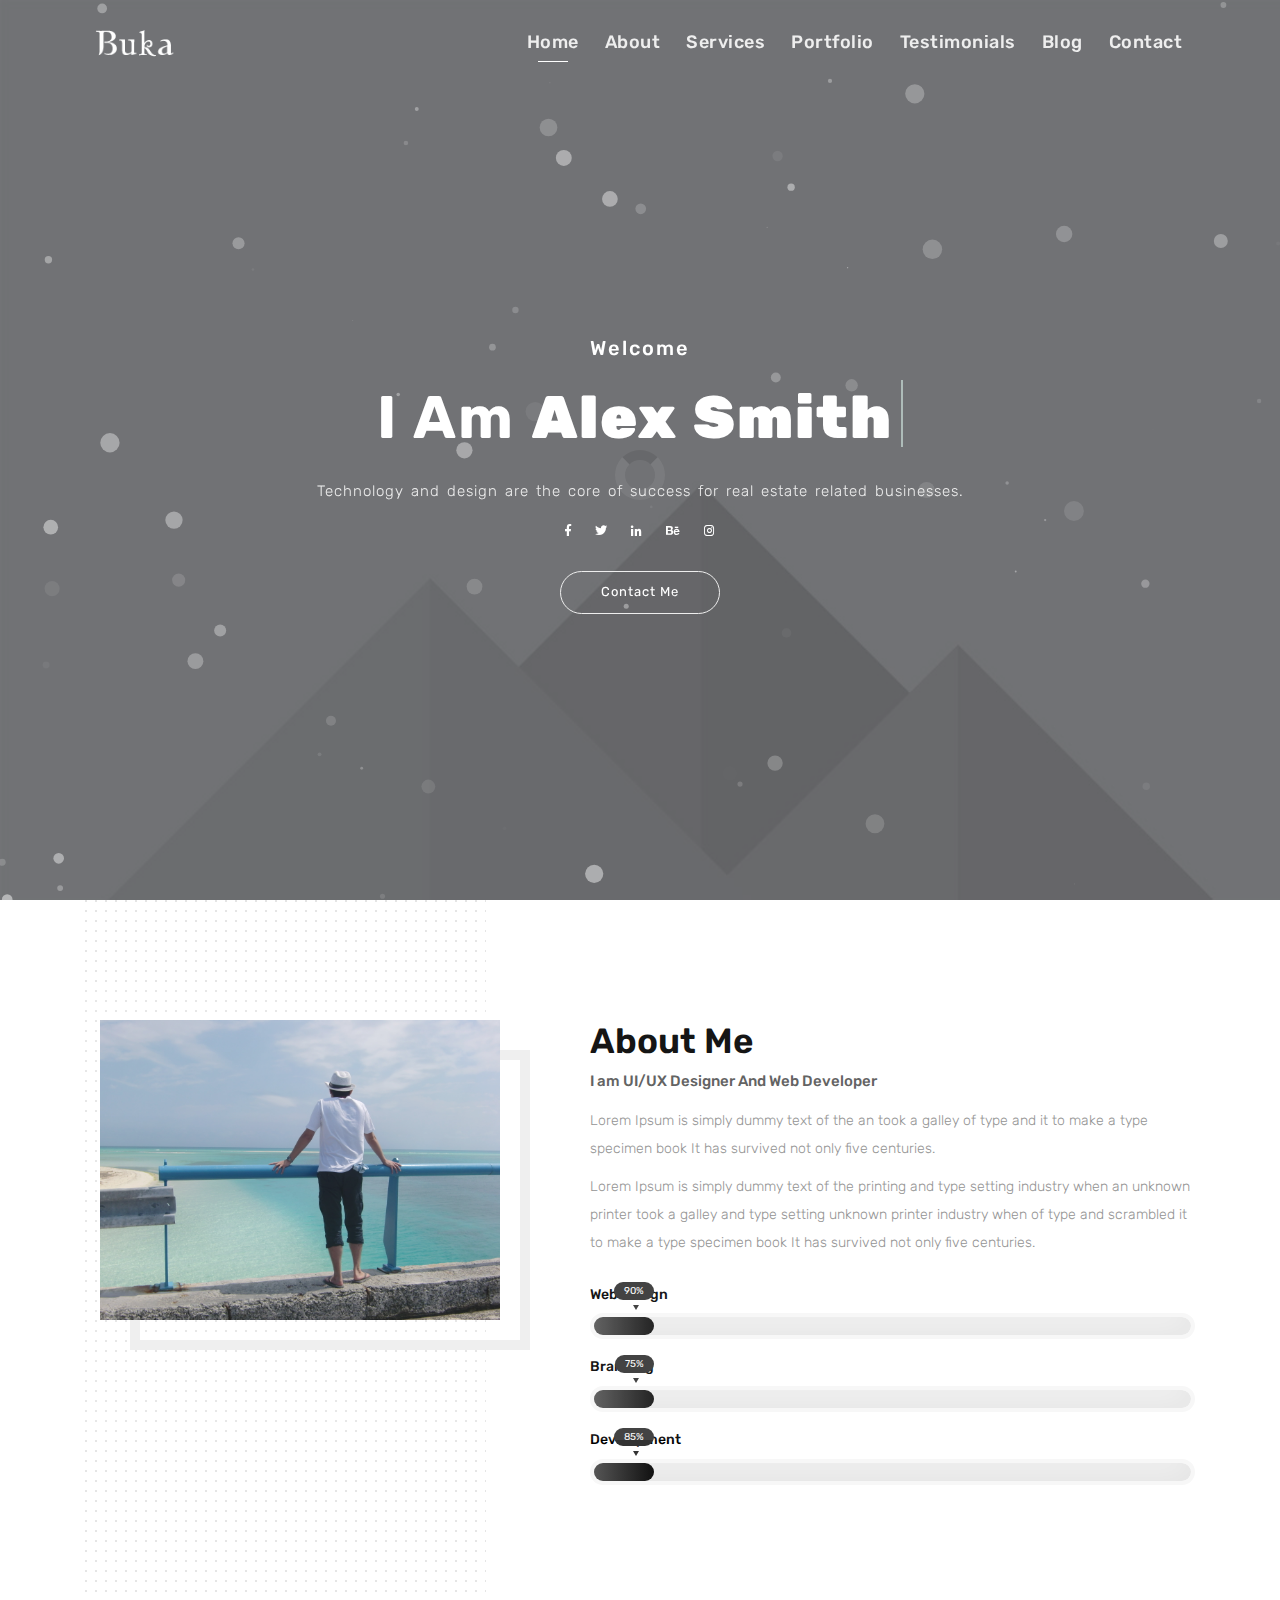
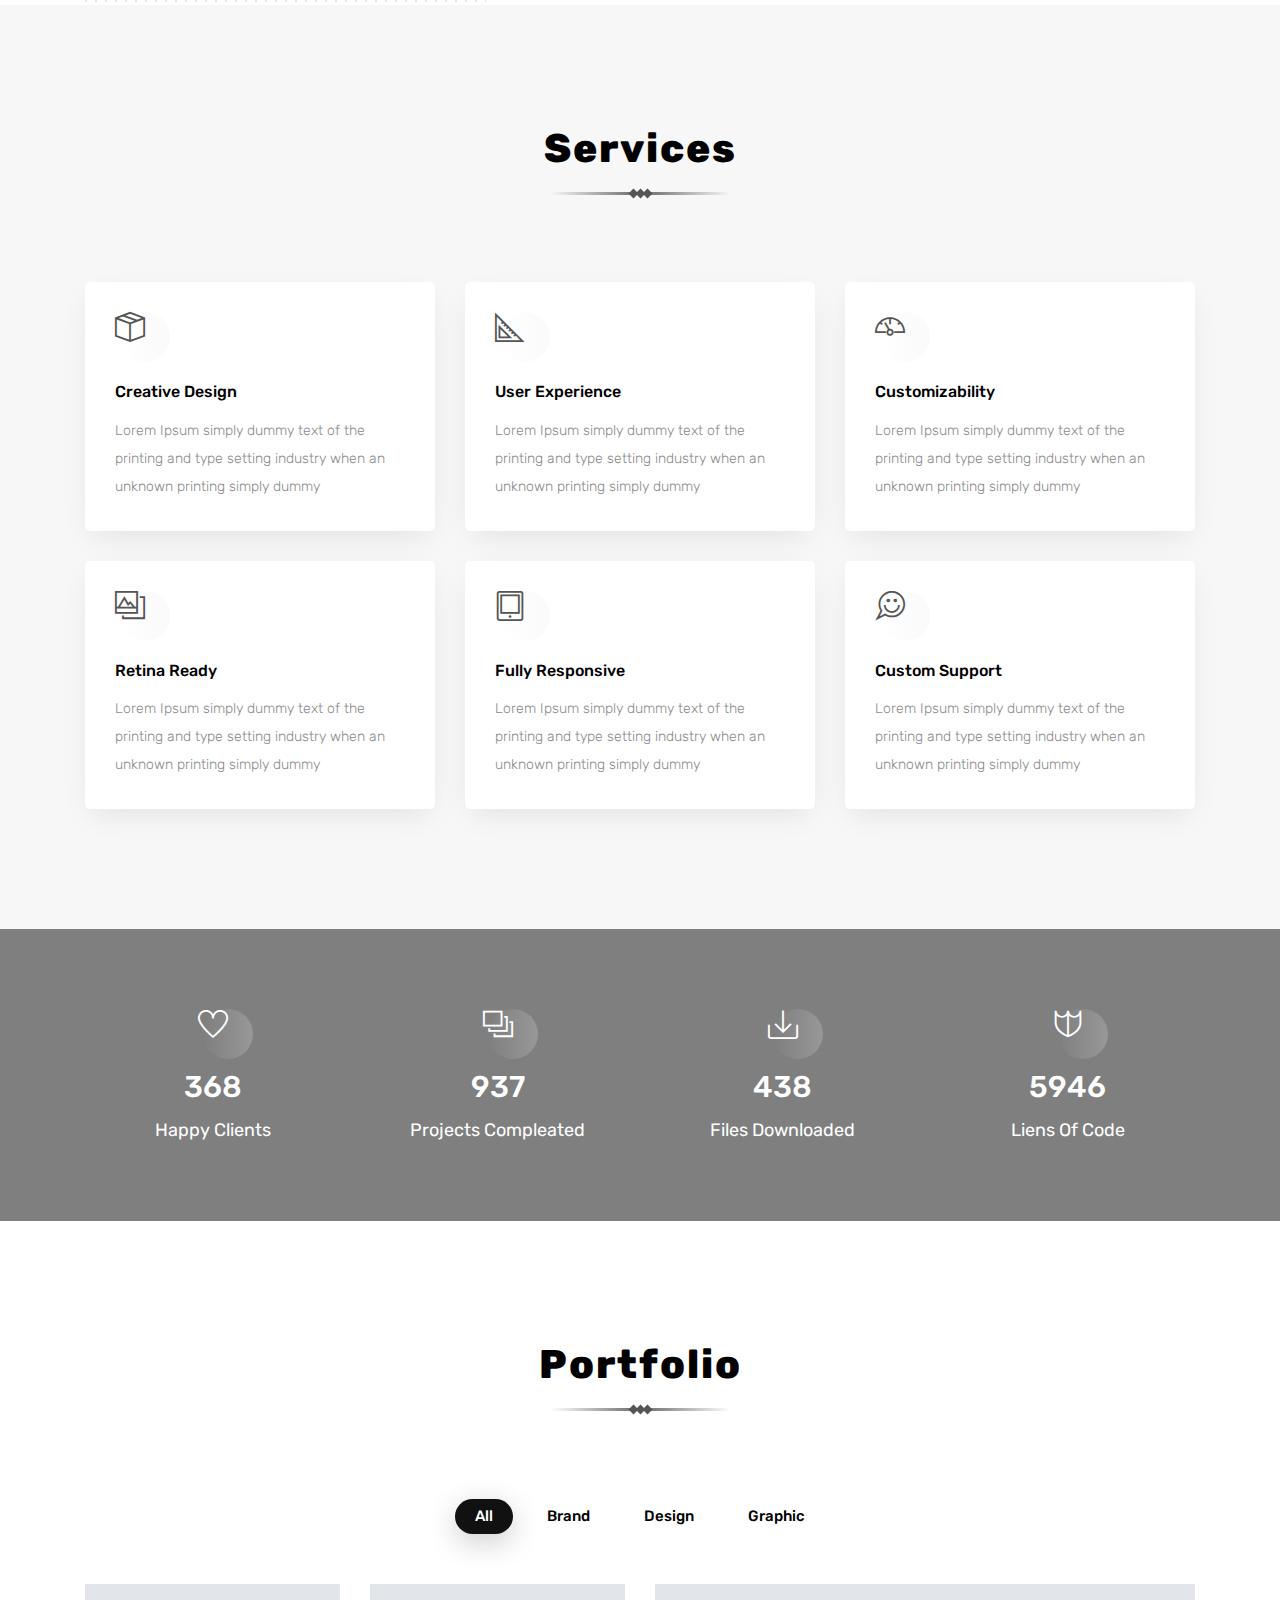
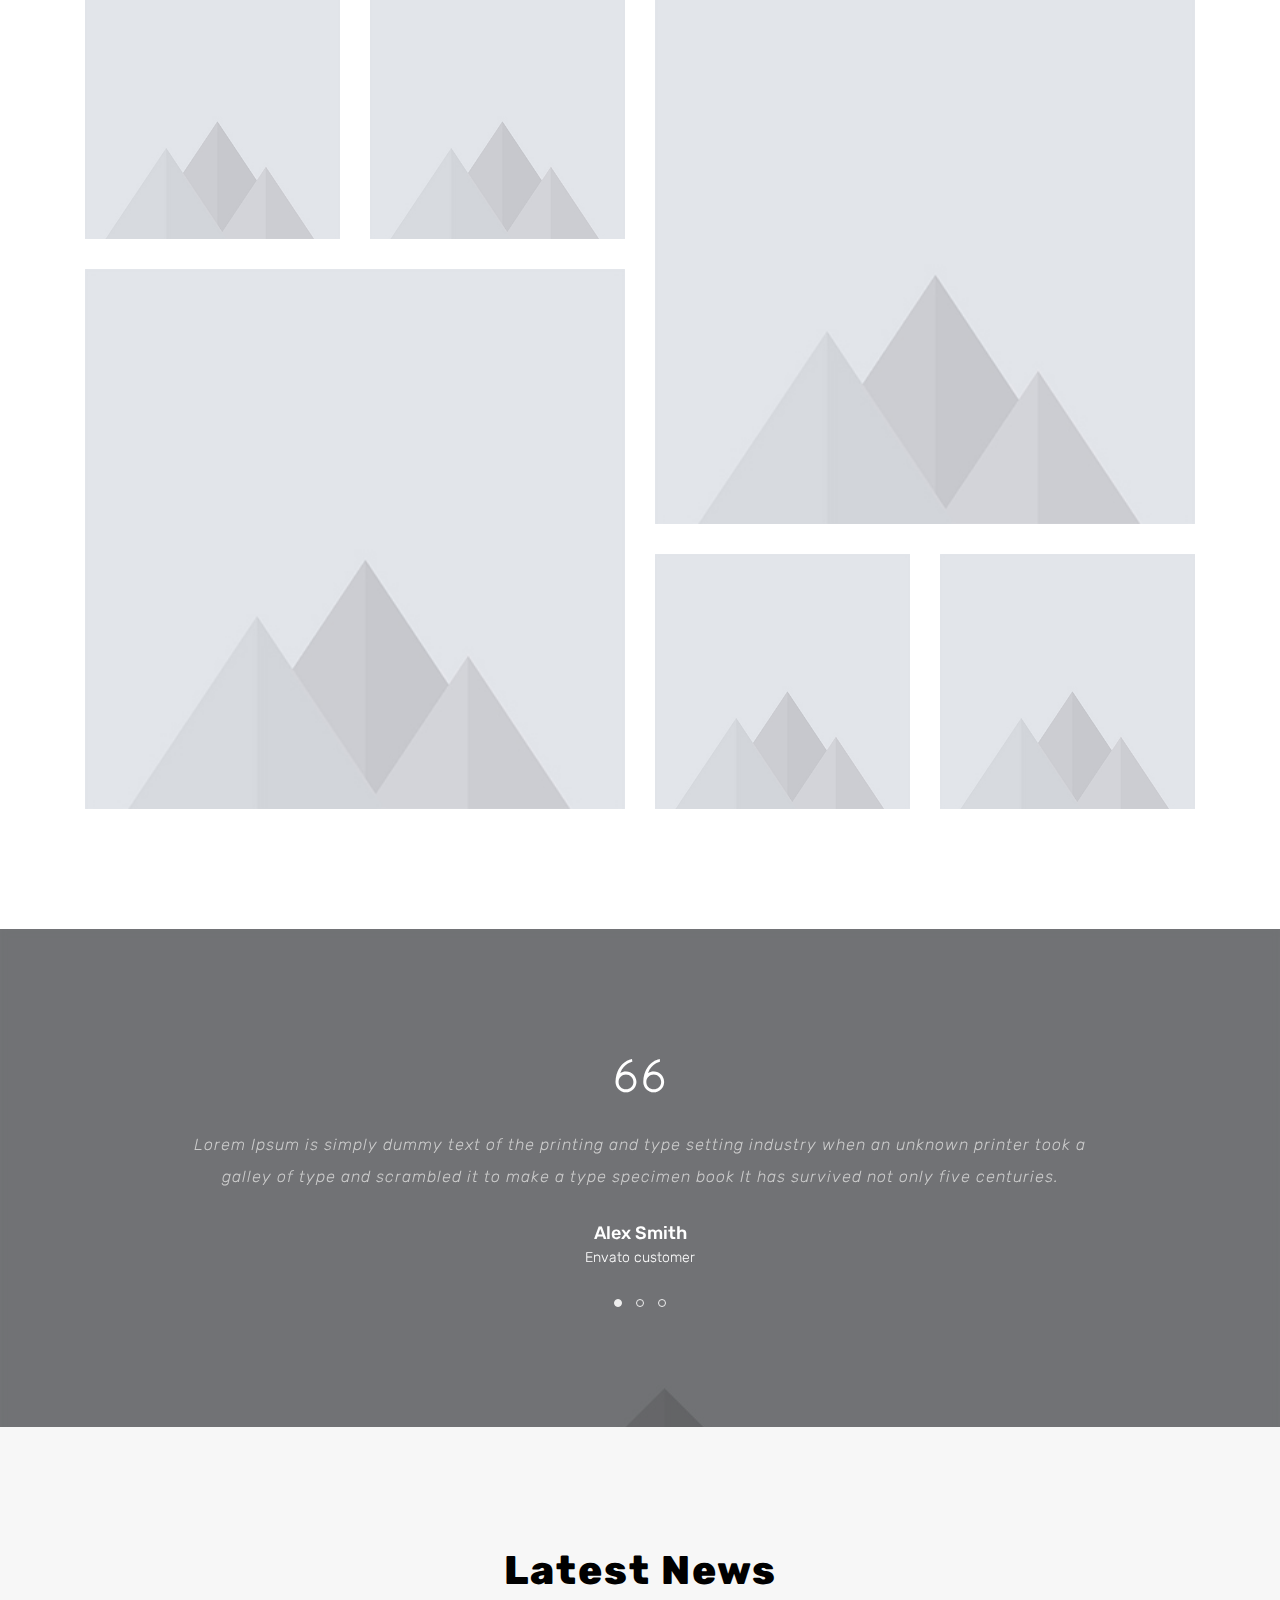
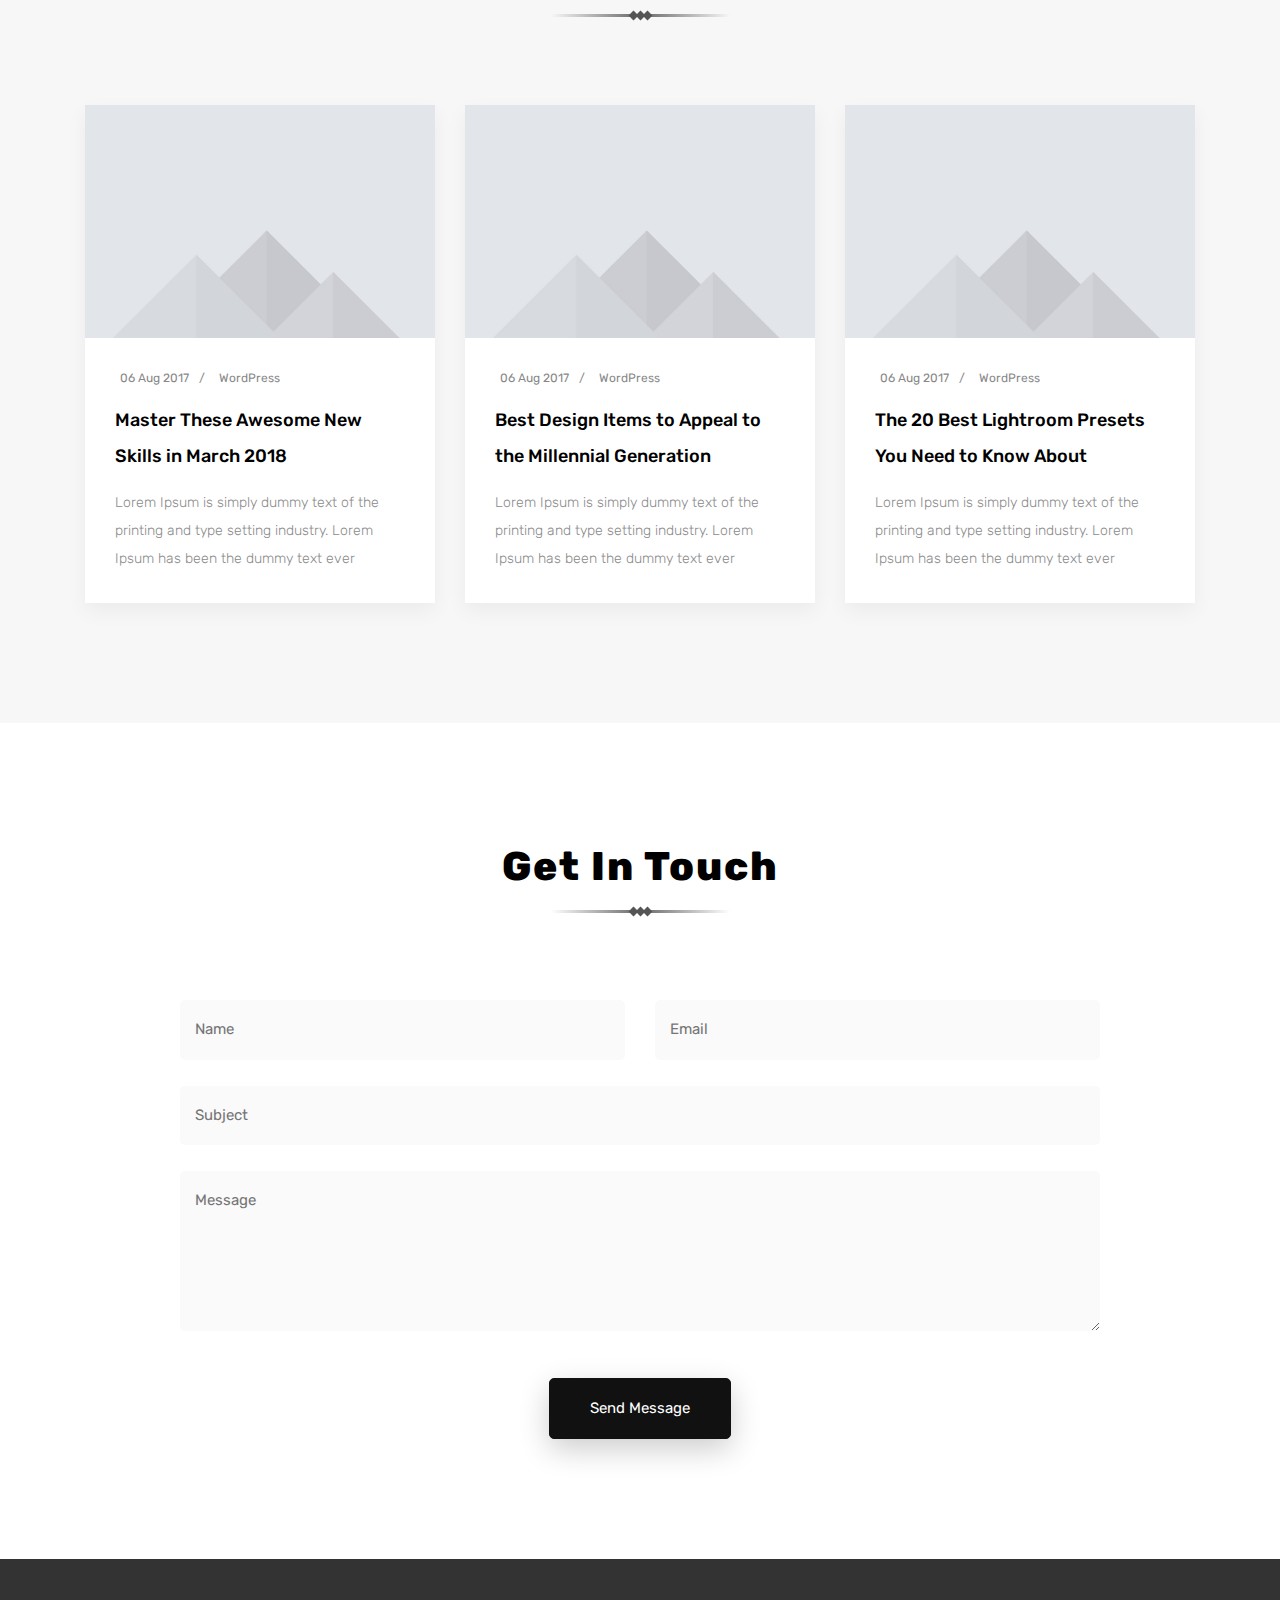
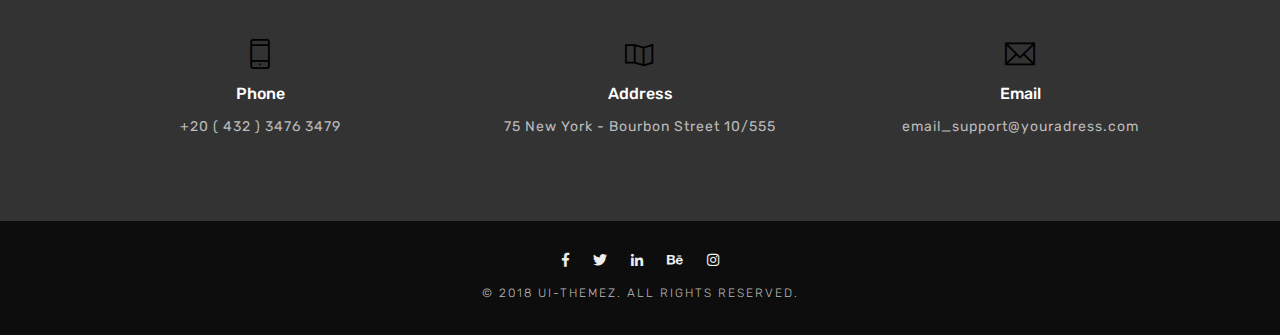
<file: snow.html>
<!DOCTYPE html>
 <html lang="zxx">

    <head>

    	<!-- Metas -->
        <meta charset="utf-8">
		<meta http-equiv="X-UA-Compatible" content="IE=edge" />
        <meta name="viewport" content="width=device-width, initial-scale=1, maximum-scale=1" />
		<meta name="keywords" content="HTML5 Template Buka onepage themeforest" />
		<meta name="description" content="Buka - Onepage Multi-Purpose HTML5 Template" />
		<meta name="author" content="" />

		<!-- Title  -->
		<title>Buka</title>

		<!-- Favicon -->
		<link rel="shortcut icon" href="img/favicon.ico" />

		<!-- Google Fonts -->
        <link href="https://fonts.googleapis.com/css?family=Rubik:300,400,500,700,900" rel="stylesheet">

		<!-- Plugins -->
		<link rel="stylesheet" href="css/plugins.css" />

        <!-- Core Style Css -->
        <link rel="stylesheet" href="css/style.css" />

    </head>

    <body>

    	<!-- =====================================
    	==== Start Loading -->

    	<div class="loading">
            <div class="load-circle">
            </div>
        </div>
        
    	<!-- End Loading ====
    	======================================= -->

       
    	<!-- =====================================
    	==== Start Navbar -->

		<nav class="navbar navbar-expand-lg">
			<div class="container">

            <!-- Logo -->
            <a class="logo" href="#">
                <img src="img/logo-light.png" alt="logo">          
            </a>

			  <button class="navbar-toggler" type="button" data-toggle="collapse" data-target="#navbarSupportedContent" aria-controls="navbarSupportedContent" aria-expanded="false" aria-label="Toggle navigation">
			    <span class="icon-bar"><i class="fas fa-bars"></i></span>
			  </button>

			  <!-- navbar links -->
			  <div class="collapse navbar-collapse" id="navbarSupportedContent">
			    <ul class="navbar-nav ml-auto">
			      <li class="nav-item">
			        <a class="nav-link active" href="#" data-scroll-nav="0">Home</a>
			      </li>
			      <li class="nav-item">
                    <a class="nav-link" href="#" data-scroll-nav="1">About</a>
                  </li>
			      <li class="nav-item">
			        <a class="nav-link" href="#" data-scroll-nav="2">Services</a>
			      </li>
                  <li class="nav-item">
                    <a class="nav-link" href="#" data-scroll-nav="3">Portfolio</a>
                  </li>
			      <li class="nav-item">
			        <a class="nav-link" href="#" data-scroll-nav="4">Testimonials</a>
			      </li>
			      <li class="nav-item">
			        <a class="nav-link" href="#" data-scroll-nav="5">Blog</a>
			      </li>
			      <li class="nav-item">
			        <a class="nav-link" href="#" data-scroll-nav="6">Contact</a>
			      </li>
			    </ul>
			  </div>
			</div>
		</nav>

    	<!-- End Navbar ====
    	======================================= -->


    	<!-- =====================================
    	==== Start Header -->

    	<header class="header valign bg-img" data-scroll-index="0" data-overlay-dark="5" data-background="img/bg4.jpg" data-stellar-background-ratio="0.5">

            <!-- particles -->
            <div id="particles-js"></div>

    		<div class="container">
    			<div class="row">
    				<div class="offset-lg-1 col-lg-10 text-center caption mt-50">
                        <h6>Welcome</h6>
                        <h1 class="cd-headline clip">
                            <span class="blc">I Am </span>
                            <span class="cd-words-wrapper">
                              <b class="is-visible">Alex Smith</b>
                              <b>a Developer</b>
                              <b>a Designer</b>
                            </span>
                        </h1>
                        <p>Technology and design are the core of success for real estate related businesses.</p>
                        <div class="social mt-15">
                            <a href="#0" class="icon">
                                <i class="fab fa-facebook-f"></i>
                            </a>
                            <a href="#0" class="icon">
                                <i class="fab fa-twitter"></i>
                            </a>
                            <a href="#0" class="icon">
                                <i class="fab fa-linkedin-in"></i>
                            </a>
                            <a href="#0" class="icon">
                                <i class="fab fa-behance"></i>
                            </a>
                            <a href="#0" class="icon">
                                <i class="fab fa-instagram"></i>
                            </a>
                        </div>
                        <a href="#0" class="butn mt-30" data-scroll-nav="6">Contact Me</a>
    				</div>
    			</div>
    		</div>
    	</header>

    	<!-- End Header ====
    	======================================= -->



        <!-- =====================================
        ==== Start Hero -->

        <section class="hero section-padding" data-scroll-index="1">
            <div class="container">
                <div class="row">
                    
                    <div class="col-lg-5">
                        <div class="hero-img mb-md50">
                            <div class="img">
                                <img src="img/hero.jpg" alt="">
                            </div>
                        </div>
                    </div>

                    <div class="col-lg-7">
                        <div class="content">
                            <h3>About Me</h3>
                            <span>I am UI/UX Designer And Web Developer</span>
                            <p class="mb-10">Lorem Ipsum is simply dummy text of the an took a galley of type and it to make a type specimen book It has survived not only five centuries.</p>
                            <p>Lorem Ipsum is simply dummy text of the printing and type setting industry when an unknown printer took a galley and type setting unknown printer industry when of type and scrambled it to make a type specimen book It has survived not only five centuries.</p>

                            <div class="skills mt-30">
                                <div class="skill-item">
                                    <h5>Web Design</h5>
                                    <div class="skill-progress">
                                        <div class="progres" data-value="90%"></div>
                                    </div>
                                </div>
                                <div class="skill-item">
                                    <h5>Branding</h5>
                                    <div class="skill-progress">
                                        <div class="progres" data-value="75%"></div>
                                    </div>
                                </div>
                                <div class="skill-item">
                                    <h5>Development</h5>
                                    <div class="skill-progress">
                                        <div class="progres" data-value="85%"></div>
                                    </div>
                                </div>
                            </div>
                        </div>
                    </div>

                </div>
            </div>
        </section>

        <!-- End Hero ====
        ======================================= -->


        <!-- =====================================
        ==== Start Services -->

        <section class="services section-padding bg-gray" data-scroll-index="2">
            <div class="container">
                <div class="row">
                    
                    <div class="section-head text-center col-lg-12">
                        <h3>Services</h3>
                        <span><i></i><i></i><i></i></span>
                    </div>

                    <div class="col-lg-4 col-md-6">
                        <div class="item mb-30">
                            <span class="icon ti-package"></span>
                            <h6>Creative Design</h6>
                            <p>Lorem Ipsum simply dummy text of the printing and type setting industry when an unknown printing simply dummy</p>
                        </div>
                    </div>

                    <div class="col-lg-4 col-md-6">
                        <div class="item mb-30">
                            <span class="icon ti-ruler-alt-2"></span>
                            <h6>User Experience</h6>
                            <p>Lorem Ipsum simply dummy text of the printing and type setting industry when an unknown printing simply dummy</p>
                        </div>
                    </div>

                    <div class="col-lg-4 col-md-6">
                        <div class="item mb-30">
                            <span class="icon ti-dashboard"></span>
                            <h6>Customizability</h6>
                            <p>Lorem Ipsum simply dummy text of the printing and type setting industry when an unknown printing simply dummy</p>
                        </div>
                    </div>

                    <div class="col-lg-4 col-md-6">
                        <div class="item mb-md30">
                            <span class="icon ti-gallery"></span>
                            <h6>Retina Ready</h6>
                            <p>Lorem Ipsum simply dummy text of the printing and type setting industry when an unknown printing simply dummy</p>
                        </div>
                    </div>

                    <div class="col-lg-4 col-md-6">
                        <div class="item mb-sm30">
                            <span class="icon ti-tablet"></span>
                            <h6>Fully Responsive</h6>
                            <p>Lorem Ipsum simply dummy text of the printing and type setting industry when an unknown printing simply dummy</p>
                        </div>
                    </div>

                    <div class="col-lg-4 col-md-6">
                        <div class="item">
                            <span class="icon ti-comments-smiley"></span>
                            <h6>Custom Support</h6>
                            <p>Lorem Ipsum simply dummy text of the printing and type setting industry when an unknown printing simply dummy</p>
                        </div>
                    </div>

                </div>
            </div>
        </section>

        <!-- End Services ====
        ======================================= -->


        <!-- =====================================
        ==== Start Numbers -->

        <div class="numbers bg-img bg-fixed" data-overlay-dark="5" data-background="img/1.jpg">
            <div class="container">
                <div class="row">

                    <div class="col-lg-3 col-md-6">
                        <div class="item text-center mb-md50">
                            <span class="icon ti-heart"></span>
                            <h4 class="count">368</h4>
                            <h6>Happy Clients</h6>
                        </div>
                    </div>

                    <div class="col-lg-3 col-md-6">
                        <div class="item text-center mb-md50">
                            <span class="icon ti-layers-alt"></span>
                            <h4 class="count">937</h4>
                            <h6>Projects Compleated</h6>
                        </div>
                    </div>

                    <div class="col-lg-3 col-md-6">
                        <div class="item text-center mb-sm50">
                            <span class="icon ti-import"></span>
                            <h4 class="count">438</h4>
                            <h6>Files Downloaded</h6>
                        </div>
                    </div>

                    <div class="col-lg-3 col-md-6">
                        <div class="item text-center">
                            <span class="icon ti-shield"></span>
                            <h4 class="count">5946</h4>
                            <h6>Liens Of Code</h6>
                        </div>
                    </div>

                </div>
            </div>
        </div>

        <!-- End Numbers ====
        ======================================= -->


        <!-- =====================================
        ==== Start Works -->

        <section class="works section-padding" data-scroll-index="3">
            <div class="container">
                <div class="row">
                    
                    <div class="section-head text-center col-lg-12">
                        <h3>Portfolio</h3>
                        <span><i></i><i></i><i></i></span>
                    </div>

                    <!-- filter links -->
                    <div class="filtering text-center mb-20 col-sm-12">
                        <div class="filter">
                            <span data-filter='*' class="active">All</span>
                            <span data-filter='.brand'>Brand</span>
                            <span data-filter='.web'>Design</span>
                            <span data-filter='.graphic'>Graphic</span>
                        </div>
                    </div>

                    <!-- gallery -->
                    <div class="gallery text-center full-width">


                        <!-- gallery item -->
                        <div class="col-lg-3 col-md-6 items web">
                            <div class="item-img">
                                <img src="img/portfolio/1.jpg" alt="image">
                                <div class="item-img-overlay valign">
                                    <div class="overlay-info full-width vertical-center">
                                        <h6>Crearive Design</h6>
                                        <a href="img/portfolio/1.jpg" class="popimg">
                                            <span class="icon ti-zoom-in"></span>
                                        </a>
                                        <a href="#0">
                                            <span class="icon ti-link"></span>
                                        </a>
                                    </div>
                                </div>
                            </div>
                        </div>

                        <!-- gallery item -->
                        <div class="col-lg-3 col-md-6 items web">
                            <div class="item-img">
                                <img src="img/portfolio/2.jpg" alt="image">
                                <div class="item-img-overlay valign">
                                    <div class="overlay-info full-width vertical-center">
                                        <h6>Crearive Design</h6>
                                        <a href="img/portfolio/2.jpg" class="popimg">
                                            <span class="icon ti-zoom-in"></span>
                                        </a>
                                        <a href="#0">
                                            <span class="icon ti-link"></span>
                                        </a>
                                    </div>
                                </div>
                            </div>
                        </div>

                        <!-- gallery item -->
                        <div class="col-lg-6 col-md-6 items graphic">
                            <div class="item-img">
                                <img src="img/portfolio/3.jpg" alt="image">
                                <div class="item-img-overlay valign">
                                    <div class="overlay-info full-width vertical-center">
                                        <h6>Crearive Design</h6>
                                        <a href="img/portfolio/3.jpg" class="popimg">
                                            <span class="icon ti-zoom-in"></span>
                                        </a>
                                        <a href="#0">
                                            <span class="icon ti-link"></span>
                                        </a>
                                    </div>
                                </div>
                            </div>
                        </div>

                        <!-- gallery item -->
                        <div class="col-lg-6 col-md-6 items graphic">
                            <div class="item-img">
                                <img src="img/portfolio/4.jpg" alt="image">
                                <div class="item-img-overlay valign">
                                    <div class="overlay-info full-width vertical-center">
                                        <h6>Crearive Design</h6>
                                        <a href="img/portfolio/4.jpg" class="popimg">
                                            <span class="icon ti-zoom-in"></span>
                                        </a>
                                        <a href="#0">
                                            <span class="icon ti-link"></span>
                                        </a>
                                    </div>
                                </div>
                            </div>
                        </div>

                        <!-- gallery item -->
                        <div class="col-lg-3 col-md-6 items brand">
                            <div class="item-img">
                                <img src="img/portfolio/5.jpg" alt="image">
                                <div class="item-img-overlay valign">
                                    <div class="overlay-info full-width vertical-center">
                                        <h6>Crearive Design</h6>
                                        <a href="img/portfolio/5.jpg" class="popimg">
                                            <span class="icon ti-zoom-in"></span>
                                        </a>
                                        <a href="#0">
                                            <span class="icon ti-link"></span>
                                        </a>
                                    </div>
                                </div>
                            </div>
                        </div>

                        <!-- gallery item -->
                        <div class="col-lg-3 col-md-6 items brand">
                            <div class="item-img">
                                <img src="img/portfolio/6.jpg" alt="image">
                                <div class="item-img-overlay valign">
                                    <div class="overlay-info full-width">
                                        <h6>Crearive Design</h6>
                                        <a href="img/portfolio/6.jpg" class="popimg">
                                            <span class="icon ti-zoom-in"></span>
                                        </a>
                                        <a href="#0">
                                            <span class="icon ti-link"></span>
                                        </a>
                                    </div>
                                </div>
                            </div>
                        </div>

                        <div class="clearfix"></div>
                    
                    </div>

                </div>
            </div>
        </section>

        <!-- End Works ====
        ======================================= -->


        <!-- =====================================
        ==== Start Testimonials -->

        <section class="testimonials carousel-single section-padding bg-img" data-scroll-index="4" data-overlay-dark="5" data-background="img/2.jpg">
            <div class="container">
                <div class="row">

                    <div class="text-center col-lg-12">
                        <span class="icon ti-quote-left"></span>
                    </div>

                    <div class="owl-carousel owl-theme offset-lg-1 col-lg-10 text-center">
                        <div class="item">
                            <p>Lorem Ipsum is simply dummy text of the printing and type setting industry when an unknown printer took a galley of type and scrambled it to make a type specimen book It has survived not only five centuries.</p>
                            <h6>Alex Smith</h6>
                            <h5>Envato customer</h5>
                        </div>
                        <div class="item">
                            <p>Lorem Ipsum is simply dummy text of the printing and type setting industry when an unknown printer took a galley of type and scrambled it to make a type specimen book It has survived not only five centuries.</p>
                            <h6>Alex Smith</h6>
                            <h5>Envato customer</h5>
                        </div>
                        <div class="item">
                            <p>Lorem Ipsum is simply dummy text of the printing and type setting industry when an unknown printer took a galley of type and scrambled it to make a type specimen book It has survived not only five centuries.</p>
                            <h6>Alex Smith</h6>
                            <h5>Envato customer</h5>
                        </div>
                    </div>

                </div>
            </div>
        </section>

        <!-- End Testimonials ====
        ======================================= -->


        <!-- =====================================
        ==== Start Blog -->

        <section class="blog section-padding bg-gray" data-scroll-index="5">
            <div class="container">
                <div class="row">
                    
                    <div class="section-head text-center col-lg-12">
                        <h3>Latest News</h3>
                        <span><i></i><i></i><i></i></span>
                    </div>

                    <div class="col-lg-4">
                        <div class="item mb-md50">
                            <div class="post-img">
                                <div class="img">
                                    <img src="img/blog/1.jpg" alt="">
                                </div>
                            </div>
                            <div class="cont">
                                <div class="info">
                                    <a href="#0">06 Aug 2017</a>
                                    <a href="#0">WordPress</a>
                                </div>
                                <h6><a href="#0">Master These Awesome New Skills in March 2018</a></h6>
                                <p>Lorem Ipsum is simply dummy text of the printing and type setting industry. Lorem Ipsum has been the dummy text ever</p>
                            </div>
                        </div>
                    </div>

                    <div class="col-lg-4">
                        <div class="item mb-md50">
                            <div class="post-img">
                                <div class="img">
                                    <img src="img/blog/2.jpg" alt="">
                                </div>
                            </div>
                            <div class="cont">
                                <div class="info">
                                    <a href="#0">06 Aug 2017</a>
                                    <a href="#0">WordPress</a>
                                </div>
                                <h6><a href="#0">Best Design Items to Appeal to the Millennial Generation</a></h6>
                                <p>Lorem Ipsum is simply dummy text of the printing and type setting industry. Lorem Ipsum has been the dummy text ever</p>
                            </div>
                        </div>
                    </div>

                    <div class="col-lg-4">
                        <div class="item">
                            <div class="post-img">
                                <div class="img">
                                    <img src="img/blog/3.jpg" alt="">
                                </div>
                            </div>
                            <div class="cont">
                                <div class="info">
                                    <a href="#0">06 Aug 2017</a>
                                    <a href="#0">WordPress</a>
                                </div>
                                <h6><a href="#0">The 20 Best Lightroom Presets You Need to Know About</a></h6>
                                <p>Lorem Ipsum is simply dummy text of the printing and type setting industry. Lorem Ipsum has been the dummy text ever</p>
                            </div>
                        </div>
                    </div>

                </div>
            </div>
        </section>

        <!-- End Blog ====
        ======================================= -->


        <!-- =====================================
        ==== Start Contact -->

        <section class="contact section-padding" data-scroll-index="6">
            <div class="container">
                <div class="row">
                    
                    <div class="section-head text-center col-lg-12">
                        <h3>Get In Touch</h3>
                        <span><i></i><i></i><i></i></span>
                    </div>

                    <div class="offset-lg-1 col-lg-10">
                        <form class="form" id="contact-form" method="post" action="contact.php">

                            <div class="messages"></div>

                            <div class="controls">

                                <div class="row">

                                    <div class="col-md-6">
                                        <div class="form-group">
                                            <input id="form_name" type="text" name="name" placeholder="Name" required="required">
                                        </div>
                                    </div>
                                    <div class="col-md-6">
                                        <div class="form-group">
                                            <input id="form_email" type="email" name="email" placeholder="Email" required="required">
                                        </div>
                                    </div>
                                    <div class="col-md-12">
                                        <div class="form-group">
                                            <input id="form_subject" type="text" name="subject" placeholder="Subject">
                                        </div>
                                    </div>
                                    <div class="col-md-12">
                                        <div class="form-group">
                                            <textarea id="form_message" name="message" placeholder="Message" rows="4" required="required"></textarea>
                                        </div>
                                    </div>

                                    <div class="col-md-12 text-center">
                                        <button type="submit"><span>Send Message</span></button>
                                    </div>

                                </div>                             
                            </div>
                        </form>
                    </div>

                </div>
            </div>
        </section>

        <!-- End Contact ====
        ======================================= -->


        <!-- =====================================
        ==== Start Footer -->

        <footer class="bg-img bg-fixed" data-overlay-dark="8" data-background="img/3.jpg">
            <div class="container">
                <div class="row">
                    
                    <div class="col-lg-4">
                        <div class="item">
                            <span class="icon ti-mobile"></span>
                            <h6>Phone</h6>
                            <p>+20 ( 432 ) 3476 3479</p>
                        </div>
                    </div>

                    <div class="col-lg-4">
                        <div class="item">
                            <span class="icon ti-map"></span>
                            <h6>Address</h6>
                            <p>75 New York - Bourbon Street 10/555</p>
                        </div>
                    </div>

                    <div class="col-lg-4">
                        <div class="item">
                            <span class="icon ti-email"></span>
                            <h6>Email</h6>
                            <p>email_support@youradress.com</p>
                        </div>
                    </div>

                </div>
            </div>

            <div class="sub-footer">
                <div class="container">
                    <div class="row">
                        
                        <div class="col-lg-12">
                            <div class="copy text-center">
                                <div class="social">
                                    <a href="#0" class="icon">
                                        <i class="fab fa-facebook-f"></i>
                                    </a>
                                    <a href="#0" class="icon">
                                        <i class="fab fa-twitter"></i>
                                    </a>
                                    <a href="#0" class="icon">
                                        <i class="fab fa-linkedin-in"></i>
                                    </a>
                                    <a href="#0" class="icon">
                                        <i class="fab fa-behance"></i>
                                    </a>
                                    <a href="#0" class="icon">
                                        <i class="fab fa-instagram"></i>
                                    </a>
                                </div>
                                <p>&copy; 2018 UI-ThemeZ. All Rights Reserved.</p>
                            </div>
                        </div>

                    </div>
                </div>
            </div>
        </footer>

        <!-- End Footer ====
        ======================================= -->




       
        <!-- jQuery -->
        <script src="js/jquery-3.0.0.min.js"></script>
        <script src="js/jquery-migrate-3.0.0.min.js"></script>

        <!-- popper.min -->
        <script src="js/popper.min.js"></script>

        <!-- bootstrap -->
        <script src="js/bootstrap.min.js"></script>

        <!-- animated.headline -->
        <script src="js/animated.headline.js"></script>

        <!-- scrollIt -->
        <script src="js/scrollIt.min.js"></script>

        <!-- jquery.waypoints.min -->
        <script src="js/jquery.waypoints.min.js"></script>

        <!-- jquery.counterup.min -->
        <script src="js/jquery.counterup.min.js"></script>

        <!-- owl carousel -->
        <script src="js/owl.carousel.min.js"></script>

        <!-- jquery.magnific-popup js -->
        <script src="js/jquery.magnific-popup.min.js"></script>

        <!-- stellar js -->
        <script src="js/jquery.stellar.min.js"></script>

        <!-- particles.min js -->
        <script src="js/particles.min.js"></script>

        <!-- snow js -->
        <script src="js/snow.js"></script>

        <!-- isotope.pkgd.min js -->
        <script src="js/isotope.pkgd.min.js"></script>

        <!-- validator js -->
        <script src="js/validator.js"></script>

        <!-- custom scripts -->
        <script src="js/scripts.js"></script>

    </body>
</html>
</file>
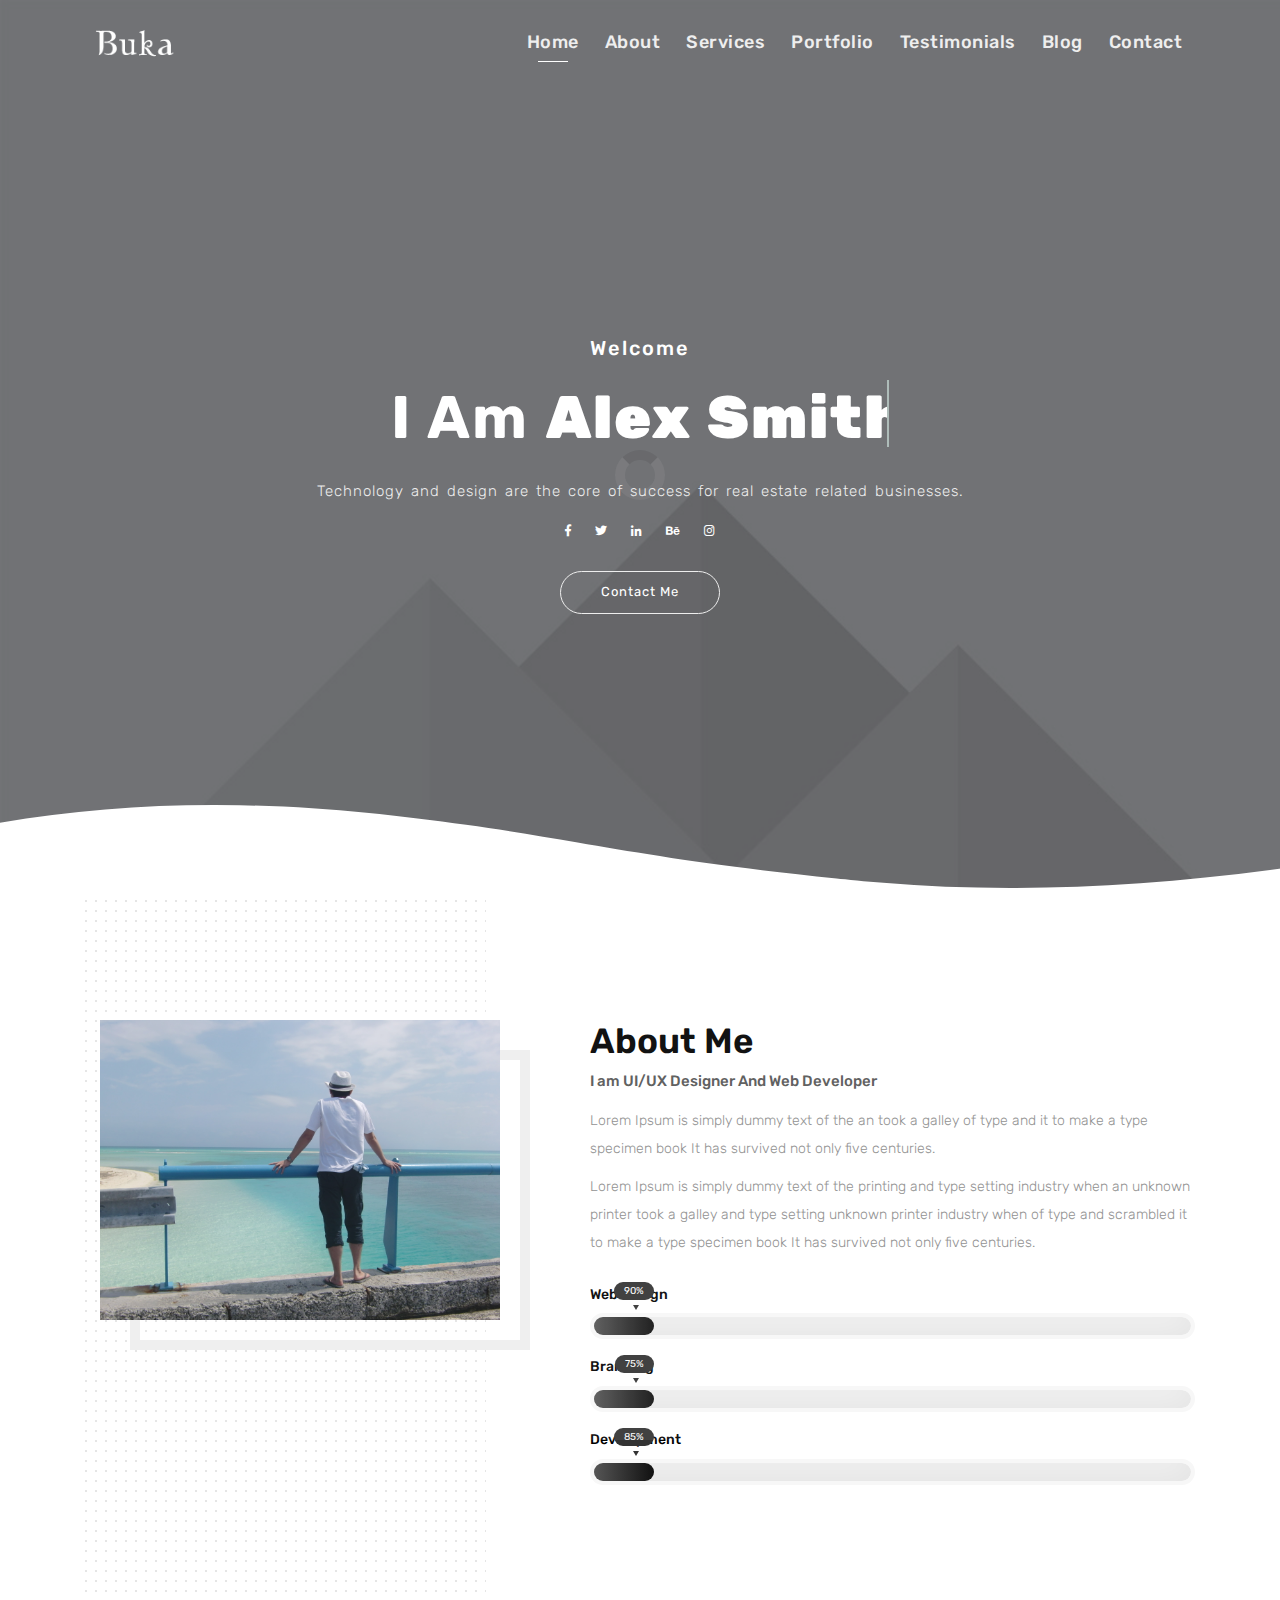
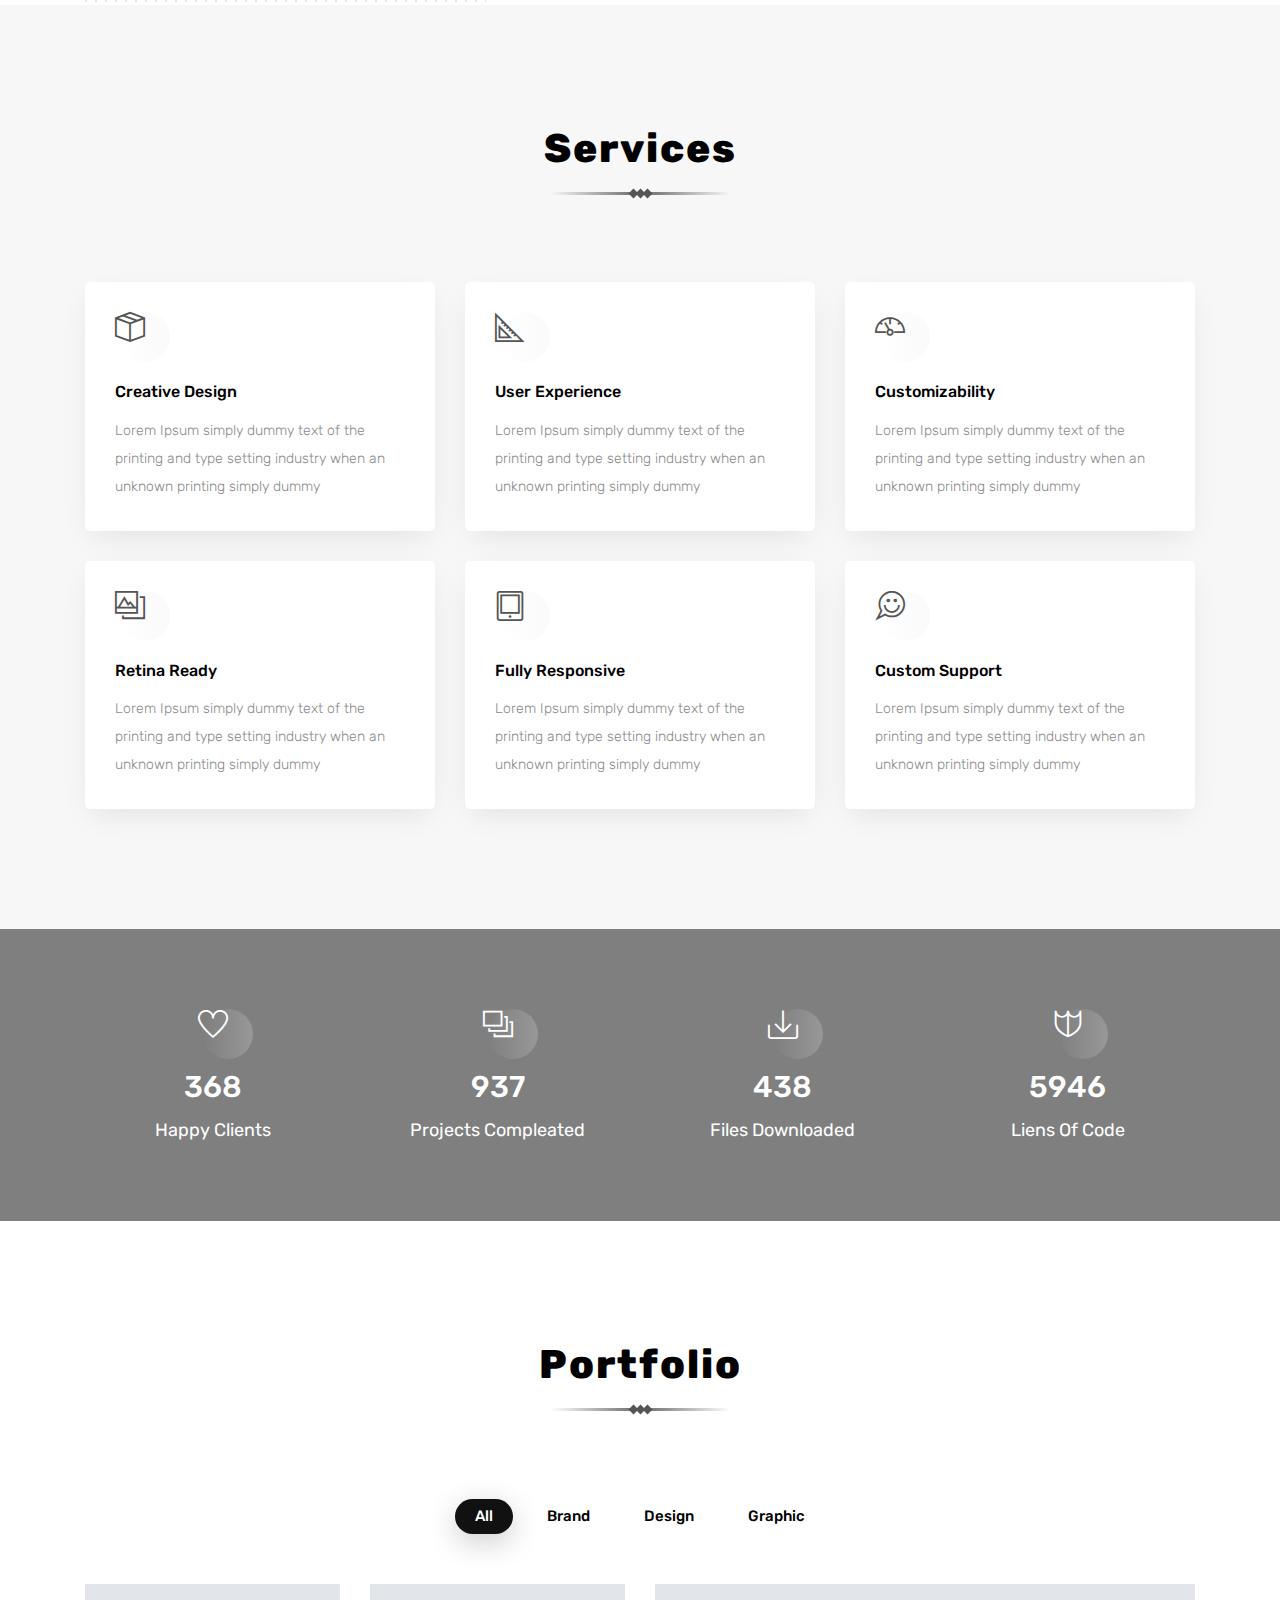
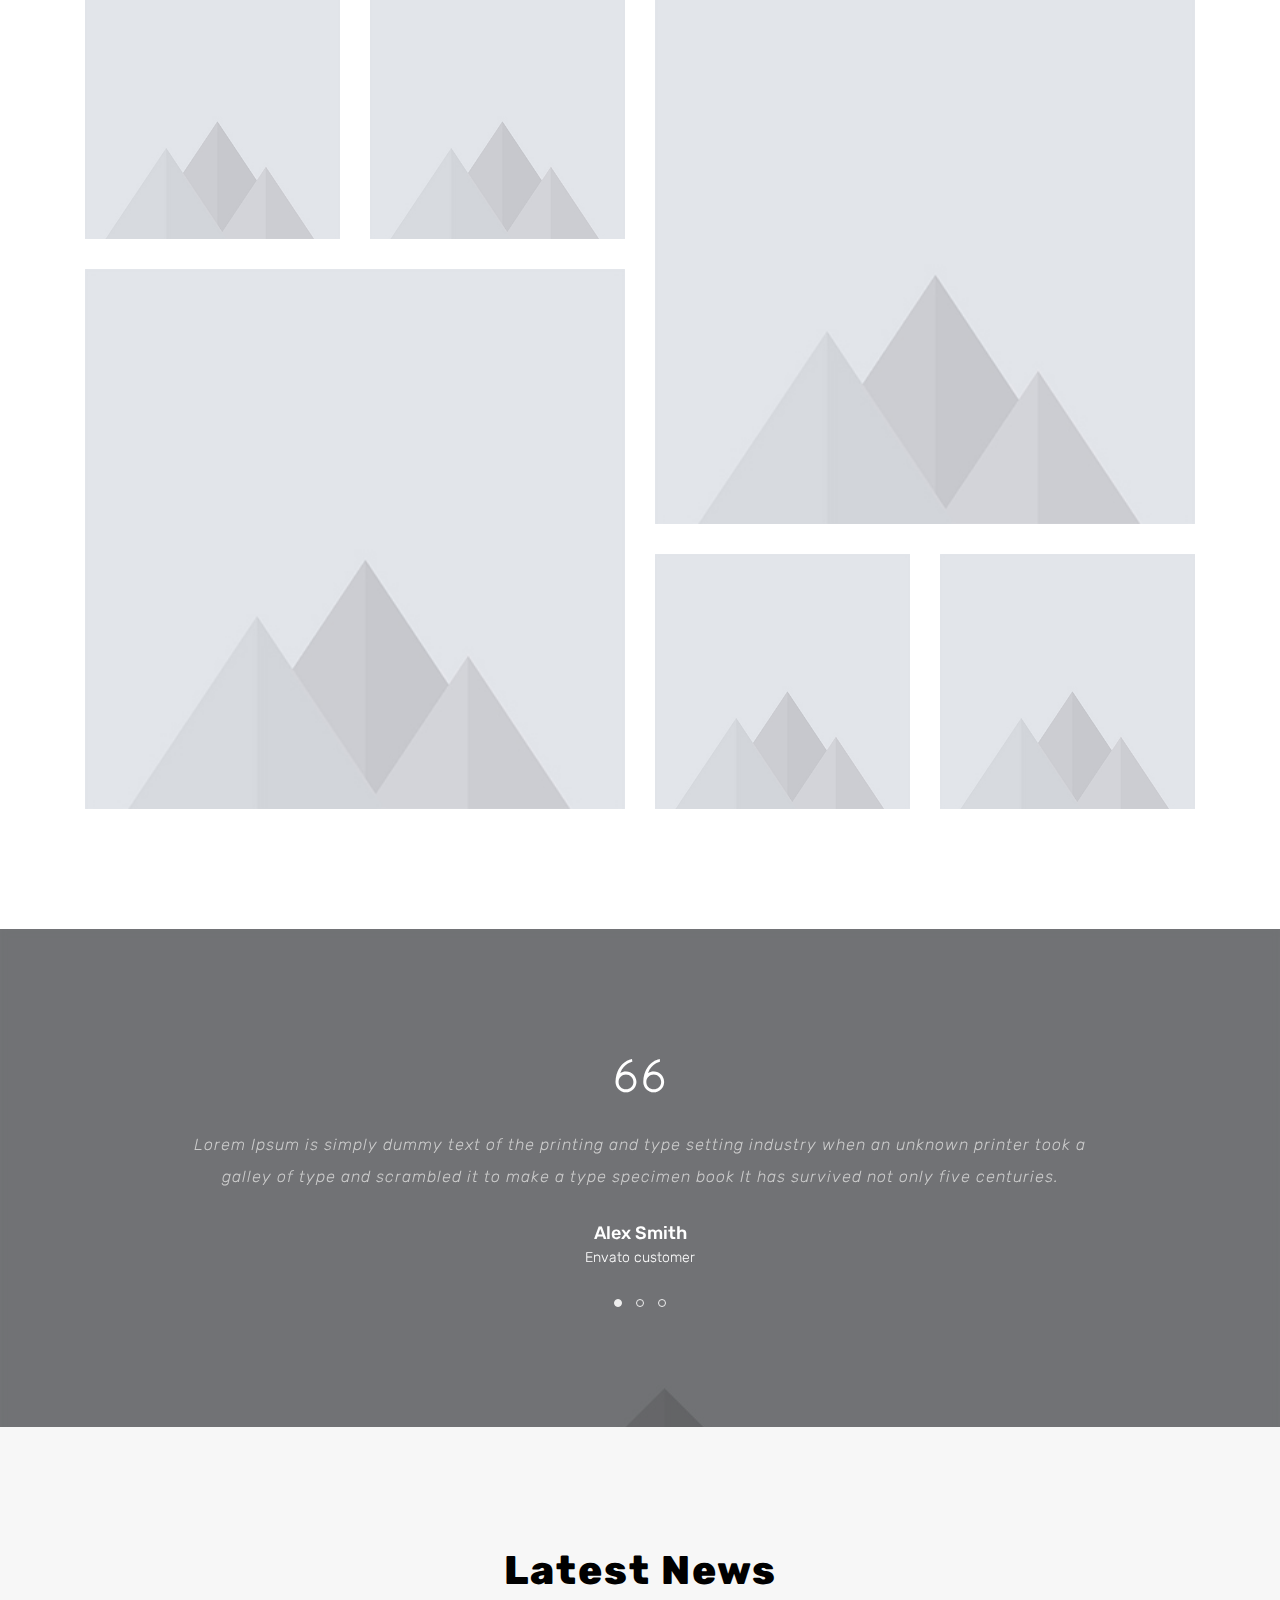
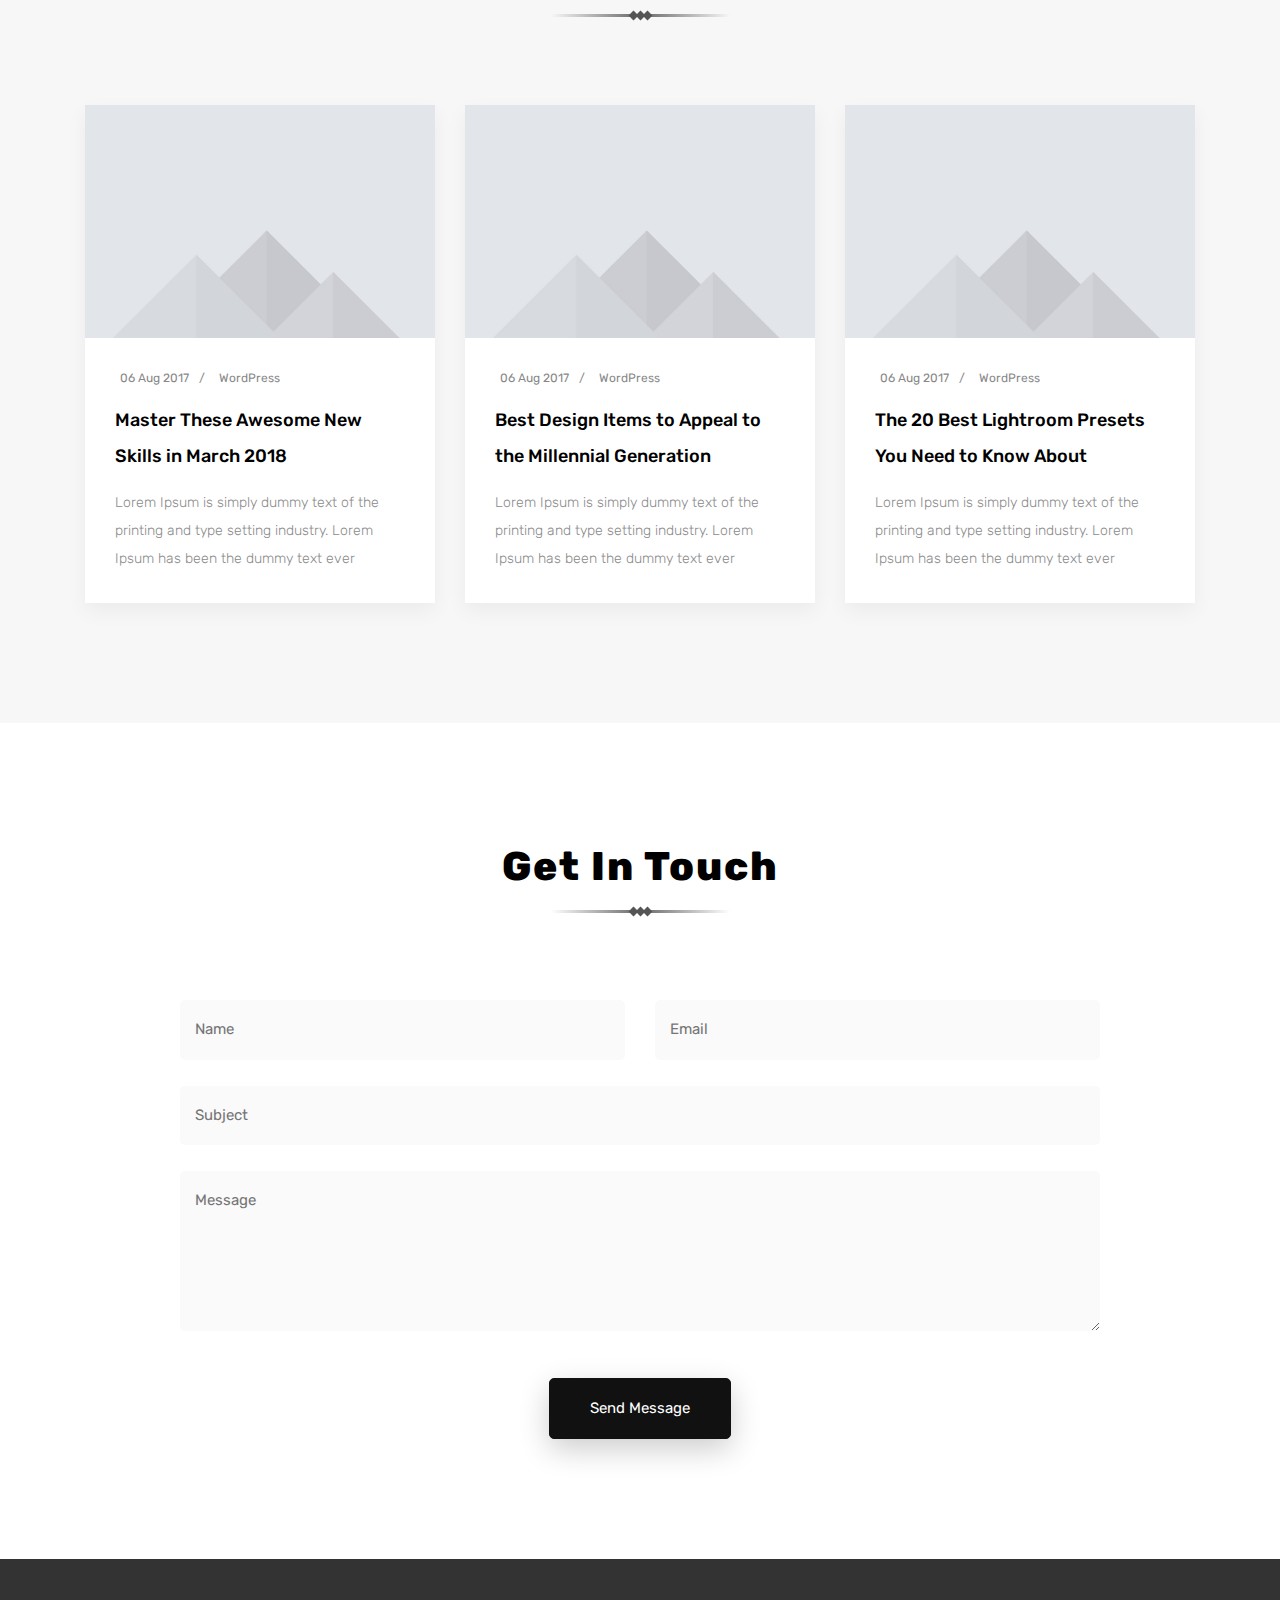
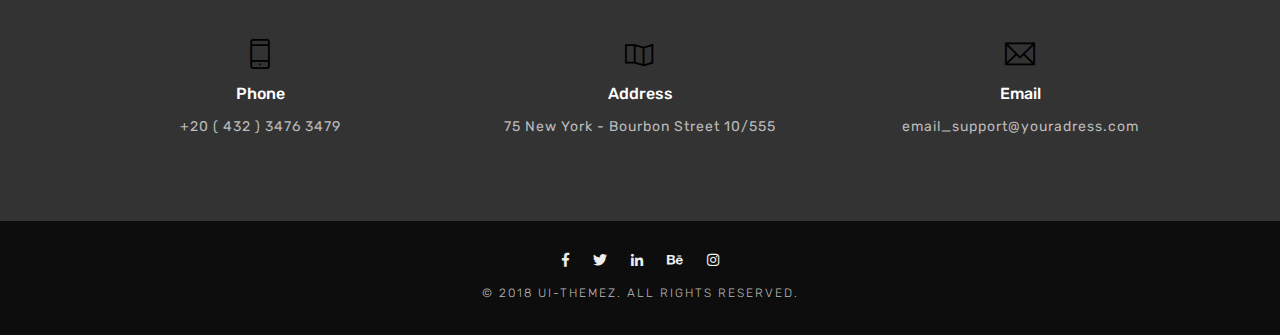
<file: wave.html>
<!DOCTYPE html>
 <html lang="zxx">

    <head>

    	<!-- Metas -->
        <meta charset="utf-8">
		<meta http-equiv="X-UA-Compatible" content="IE=edge" />
        <meta name="viewport" content="width=device-width, initial-scale=1, maximum-scale=1" />
		<meta name="keywords" content="HTML5 Template Buka onepage themeforest" />
		<meta name="description" content="Buka - Onepage Multi-Purpose HTML5 Template" />
		<meta name="author" content="" />

		<!-- Title  -->
		<title>Buka</title>

		<!-- Favicon -->
		<link rel="shortcut icon" href="img/favicon.ico" />

		<!-- Google Fonts -->
        <link href="https://fonts.googleapis.com/css?family=Rubik:300,400,500,700,900" rel="stylesheet">

		<!-- Plugins -->
		<link rel="stylesheet" href="css/plugins.css" />

        <!-- Core Style Css -->
        <link rel="stylesheet" href="css/style.css" />

    </head>

    <body>

    	<!-- =====================================
    	==== Start Loading -->

    	<div class="loading">
            <div class="load-circle">
            </div>
        </div>
        
    	<!-- End Loading ====
    	======================================= -->

       
    	<!-- =====================================
    	==== Start Navbar -->

		<nav class="navbar navbar-expand-lg">
			<div class="container">

            <!-- Logo -->
            <a class="logo" href="#">
                <img src="img/logo-light.png" alt="logo">          
            </a>

			  <button class="navbar-toggler" type="button" data-toggle="collapse" data-target="#navbarSupportedContent" aria-controls="navbarSupportedContent" aria-expanded="false" aria-label="Toggle navigation">
			    <span class="icon-bar"><i class="fas fa-bars"></i></span>
			  </button>

			  <!-- navbar links -->
			  <div class="collapse navbar-collapse" id="navbarSupportedContent">
			    <ul class="navbar-nav ml-auto">
			      <li class="nav-item">
			        <a class="nav-link active" href="#" data-scroll-nav="0">Home</a>
			      </li>
			      <li class="nav-item">
                    <a class="nav-link" href="#" data-scroll-nav="1">About</a>
                  </li>
			      <li class="nav-item">
			        <a class="nav-link" href="#" data-scroll-nav="2">Services</a>
			      </li>
                  <li class="nav-item">
                    <a class="nav-link" href="#" data-scroll-nav="3">Portfolio</a>
                  </li>
			      <li class="nav-item">
			        <a class="nav-link" href="#" data-scroll-nav="4">Testimonials</a>
			      </li>
			      <li class="nav-item">
			        <a class="nav-link" href="#" data-scroll-nav="5">Blog</a>
			      </li>
			      <li class="nav-item">
			        <a class="nav-link" href="#" data-scroll-nav="6">Contact</a>
			      </li>
			    </ul>
			  </div>
			</div>
		</nav>

    	<!-- End Navbar ====
    	======================================= -->


    	<!-- =====================================
    	==== Start Header -->

    	<header class="header valign bg-img" data-scroll-index="0" data-overlay-dark="5" data-background="img/bg2.jpg" data-stellar-background-ratio="0.5">

    		<div class="container">
    			<div class="row">
    				<div class="offset-lg-1 col-lg-10 text-center caption mt-50">
                        <h6>Welcome</h6>
                        <h1 class="cd-headline clip">
                            <span class="blc">I Am </span>
                            <span class="cd-words-wrapper">
                              <b class="is-visible">Alex Smith</b>
                              <b>a Developer</b>
                              <b>a Designer</b>
                            </span>
                        </h1>
                        <p>Technology and design are the core of success for real estate related businesses.</p>
                        <div class="social mt-15">
                            <a href="#0" class="icon">
                                <i class="fab fa-facebook-f"></i>
                            </a>
                            <a href="#0" class="icon">
                                <i class="fab fa-twitter"></i>
                            </a>
                            <a href="#0" class="icon">
                                <i class="fab fa-linkedin-in"></i>
                            </a>
                            <a href="#0" class="icon">
                                <i class="fab fa-behance"></i>
                            </a>
                            <a href="#0" class="icon">
                                <i class="fab fa-instagram"></i>
                            </a>
                        </div>
                        <a href="#0" class="butn mt-30" data-scroll-nav="6">Contact Me</a>
    				</div>
    			</div>
    		</div>
    	</header>

    	<!-- End Header ====
    	======================================= -->



        <!-- =====================================
        ==== Start Hero -->

        <section class="hero section-padding" data-scroll-index="1">

            <div class="wave"></div>

            <div class="container">
                <div class="row">
                    
                    <div class="col-lg-5">
                        <div class="hero-img mb-md50">
                            <div class="img">
                                <img src="img/hero.jpg" alt="">
                            </div>
                        </div>
                    </div>

                    <div class="col-lg-7">
                        <div class="content">
                            <h3>About Me</h3>
                            <span>I am UI/UX Designer And Web Developer</span>
                            <p class="mb-10">Lorem Ipsum is simply dummy text of the an took a galley of type and it to make a type specimen book It has survived not only five centuries.</p>
                            <p>Lorem Ipsum is simply dummy text of the printing and type setting industry when an unknown printer took a galley and type setting unknown printer industry when of type and scrambled it to make a type specimen book It has survived not only five centuries.</p>

                            <div class="skills mt-30">
                                <div class="skill-item">
                                    <h5>Web Design</h5>
                                    <div class="skill-progress">
                                        <div class="progres" data-value="90%"></div>
                                    </div>
                                </div>
                                <div class="skill-item">
                                    <h5>Branding</h5>
                                    <div class="skill-progress">
                                        <div class="progres" data-value="75%"></div>
                                    </div>
                                </div>
                                <div class="skill-item">
                                    <h5>Development</h5>
                                    <div class="skill-progress">
                                        <div class="progres" data-value="85%"></div>
                                    </div>
                                </div>
                            </div>
                        </div>
                    </div>

                </div>
            </div>
        </section>

        <!-- End Hero ====
        ======================================= -->


        <!-- =====================================
        ==== Start Services -->

        <section class="services section-padding bg-gray" data-scroll-index="2">
            <div class="container">
                <div class="row">
                    
                    <div class="section-head text-center col-lg-12">
                        <h3>Services</h3>
                        <span><i></i><i></i><i></i></span>
                    </div>

                    <div class="col-lg-4 col-md-6">
                        <div class="item mb-30">
                            <span class="icon ti-package"></span>
                            <h6>Creative Design</h6>
                            <p>Lorem Ipsum simply dummy text of the printing and type setting industry when an unknown printing simply dummy</p>
                        </div>
                    </div>

                    <div class="col-lg-4 col-md-6">
                        <div class="item mb-30">
                            <span class="icon ti-ruler-alt-2"></span>
                            <h6>User Experience</h6>
                            <p>Lorem Ipsum simply dummy text of the printing and type setting industry when an unknown printing simply dummy</p>
                        </div>
                    </div>

                    <div class="col-lg-4 col-md-6">
                        <div class="item mb-30">
                            <span class="icon ti-dashboard"></span>
                            <h6>Customizability</h6>
                            <p>Lorem Ipsum simply dummy text of the printing and type setting industry when an unknown printing simply dummy</p>
                        </div>
                    </div>

                    <div class="col-lg-4 col-md-6">
                        <div class="item mb-md30">
                            <span class="icon ti-gallery"></span>
                            <h6>Retina Ready</h6>
                            <p>Lorem Ipsum simply dummy text of the printing and type setting industry when an unknown printing simply dummy</p>
                        </div>
                    </div>

                    <div class="col-lg-4 col-md-6">
                        <div class="item mb-sm30">
                            <span class="icon ti-tablet"></span>
                            <h6>Fully Responsive</h6>
                            <p>Lorem Ipsum simply dummy text of the printing and type setting industry when an unknown printing simply dummy</p>
                        </div>
                    </div>

                    <div class="col-lg-4 col-md-6">
                        <div class="item">
                            <span class="icon ti-comments-smiley"></span>
                            <h6>Custom Support</h6>
                            <p>Lorem Ipsum simply dummy text of the printing and type setting industry when an unknown printing simply dummy</p>
                        </div>
                    </div>

                </div>
            </div>
        </section>

        <!-- End Services ====
        ======================================= -->


        <!-- =====================================
        ==== Start Numbers -->

        <div class="numbers bg-img bg-fixed" data-overlay-dark="5" data-background="img/1.jpg">
            <div class="container">
                <div class="row">

                    <div class="col-lg-3 col-md-6">
                        <div class="item text-center mb-md50">
                            <span class="icon ti-heart"></span>
                            <h4 class="count">368</h4>
                            <h6>Happy Clients</h6>
                        </div>
                    </div>

                    <div class="col-lg-3 col-md-6">
                        <div class="item text-center mb-md50">
                            <span class="icon ti-layers-alt"></span>
                            <h4 class="count">937</h4>
                            <h6>Projects Compleated</h6>
                        </div>
                    </div>

                    <div class="col-lg-3 col-md-6">
                        <div class="item text-center mb-sm50">
                            <span class="icon ti-import"></span>
                            <h4 class="count">438</h4>
                            <h6>Files Downloaded</h6>
                        </div>
                    </div>

                    <div class="col-lg-3 col-md-6">
                        <div class="item text-center">
                            <span class="icon ti-shield"></span>
                            <h4 class="count">5946</h4>
                            <h6>Liens Of Code</h6>
                        </div>
                    </div>

                </div>
            </div>
        </div>

        <!-- End Numbers ====
        ======================================= -->


        <!-- =====================================
        ==== Start Works -->

        <section class="works section-padding" data-scroll-index="3">
            <div class="container">
                <div class="row">
                    
                    <div class="section-head text-center col-lg-12">
                        <h3>Portfolio</h3>
                        <span><i></i><i></i><i></i></span>
                    </div>

                    <!-- filter links -->
                    <div class="filtering text-center mb-20 col-sm-12">
                        <div class="filter">
                            <span data-filter='*' class="active">All</span>
                            <span data-filter='.brand'>Brand</span>
                            <span data-filter='.web'>Design</span>
                            <span data-filter='.graphic'>Graphic</span>
                        </div>
                    </div>

                    <!-- gallery -->
                    <div class="gallery text-center full-width">


                        <!-- gallery item -->
                        <div class="col-lg-3 col-md-6 items web">
                            <div class="item-img">
                                <img src="img/portfolio/1.jpg" alt="image">
                                <div class="item-img-overlay valign">
                                    <div class="overlay-info full-width vertical-center">
                                        <h6>Crearive Design</h6>
                                        <a href="img/portfolio/1.jpg" class="popimg">
                                            <span class="icon ti-zoom-in"></span>
                                        </a>
                                        <a href="#0">
                                            <span class="icon ti-link"></span>
                                        </a>
                                    </div>
                                </div>
                            </div>
                        </div>

                        <!-- gallery item -->
                        <div class="col-lg-3 col-md-6 items web">
                            <div class="item-img">
                                <img src="img/portfolio/2.jpg" alt="image">
                                <div class="item-img-overlay valign">
                                    <div class="overlay-info full-width vertical-center">
                                        <h6>Crearive Design</h6>
                                        <a href="img/portfolio/2.jpg" class="popimg">
                                            <span class="icon ti-zoom-in"></span>
                                        </a>
                                        <a href="#0">
                                            <span class="icon ti-link"></span>
                                        </a>
                                    </div>
                                </div>
                            </div>
                        </div>

                        <!-- gallery item -->
                        <div class="col-lg-6 col-md-6 items graphic">
                            <div class="item-img">
                                <img src="img/portfolio/3.jpg" alt="image">
                                <div class="item-img-overlay valign">
                                    <div class="overlay-info full-width vertical-center">
                                        <h6>Crearive Design</h6>
                                        <a href="img/portfolio/3.jpg" class="popimg">
                                            <span class="icon ti-zoom-in"></span>
                                        </a>
                                        <a href="#0">
                                            <span class="icon ti-link"></span>
                                        </a>
                                    </div>
                                </div>
                            </div>
                        </div>

                        <!-- gallery item -->
                        <div class="col-lg-6 col-md-6 items graphic">
                            <div class="item-img">
                                <img src="img/portfolio/4.jpg" alt="image">
                                <div class="item-img-overlay valign">
                                    <div class="overlay-info full-width vertical-center">
                                        <h6>Crearive Design</h6>
                                        <a href="img/portfolio/4.jpg" class="popimg">
                                            <span class="icon ti-zoom-in"></span>
                                        </a>
                                        <a href="#0">
                                            <span class="icon ti-link"></span>
                                        </a>
                                    </div>
                                </div>
                            </div>
                        </div>

                        <!-- gallery item -->
                        <div class="col-lg-3 col-md-6 items brand">
                            <div class="item-img">
                                <img src="img/portfolio/5.jpg" alt="image">
                                <div class="item-img-overlay valign">
                                    <div class="overlay-info full-width vertical-center">
                                        <h6>Crearive Design</h6>
                                        <a href="img/portfolio/5.jpg" class="popimg">
                                            <span class="icon ti-zoom-in"></span>
                                        </a>
                                        <a href="#0">
                                            <span class="icon ti-link"></span>
                                        </a>
                                    </div>
                                </div>
                            </div>
                        </div>

                        <!-- gallery item -->
                        <div class="col-lg-3 col-md-6 items brand">
                            <div class="item-img">
                                <img src="img/portfolio/6.jpg" alt="image">
                                <div class="item-img-overlay valign">
                                    <div class="overlay-info full-width">
                                        <h6>Crearive Design</h6>
                                        <a href="img/portfolio/6.jpg" class="popimg">
                                            <span class="icon ti-zoom-in"></span>
                                        </a>
                                        <a href="#0">
                                            <span class="icon ti-link"></span>
                                        </a>
                                    </div>
                                </div>
                            </div>
                        </div>

                        <div class="clearfix"></div>
                    
                    </div>

                </div>
            </div>
        </section>

        <!-- End Works ====
        ======================================= -->


        <!-- =====================================
        ==== Start Testimonials -->

        <section class="testimonials carousel-single section-padding bg-img" data-scroll-index="4" data-overlay-dark="5" data-background="img/2.jpg">
            <div class="container">
                <div class="row">

                    <div class="text-center col-lg-12">
                        <span class="icon ti-quote-left"></span>
                    </div>

                    <div class="owl-carousel owl-theme offset-lg-1 col-lg-10 text-center">
                        <div class="item">
                            <p>Lorem Ipsum is simply dummy text of the printing and type setting industry when an unknown printer took a galley of type and scrambled it to make a type specimen book It has survived not only five centuries.</p>
                            <h6>Alex Smith</h6>
                            <h5>Envato customer</h5>
                        </div>
                        <div class="item">
                            <p>Lorem Ipsum is simply dummy text of the printing and type setting industry when an unknown printer took a galley of type and scrambled it to make a type specimen book It has survived not only five centuries.</p>
                            <h6>Alex Smith</h6>
                            <h5>Envato customer</h5>
                        </div>
                        <div class="item">
                            <p>Lorem Ipsum is simply dummy text of the printing and type setting industry when an unknown printer took a galley of type and scrambled it to make a type specimen book It has survived not only five centuries.</p>
                            <h6>Alex Smith</h6>
                            <h5>Envato customer</h5>
                        </div>
                    </div>

                </div>
            </div>
        </section>

        <!-- End Testimonials ====
        ======================================= -->


        <!-- =====================================
        ==== Start Blog -->

        <section class="blog section-padding bg-gray" data-scroll-index="5">
            <div class="container">
                <div class="row">
                    
                    <div class="section-head text-center col-lg-12">
                        <h3>Latest News</h3>
                        <span><i></i><i></i><i></i></span>
                    </div>

                    <div class="col-lg-4">
                        <div class="item mb-md50">
                            <div class="post-img">
                                <div class="img">
                                    <img src="img/blog/1.jpg" alt="">
                                </div>
                            </div>
                            <div class="cont">
                                <div class="info">
                                    <a href="#0">06 Aug 2017</a>
                                    <a href="#0">WordPress</a>
                                </div>
                                <h6><a href="#0">Master These Awesome New Skills in March 2018</a></h6>
                                <p>Lorem Ipsum is simply dummy text of the printing and type setting industry. Lorem Ipsum has been the dummy text ever</p>
                            </div>
                        </div>
                    </div>

                    <div class="col-lg-4">
                        <div class="item mb-md50">
                            <div class="post-img">
                                <div class="img">
                                    <img src="img/blog/2.jpg" alt="">
                                </div>
                            </div>
                            <div class="cont">
                                <div class="info">
                                    <a href="#0">06 Aug 2017</a>
                                    <a href="#0">WordPress</a>
                                </div>
                                <h6><a href="#0">Best Design Items to Appeal to the Millennial Generation</a></h6>
                                <p>Lorem Ipsum is simply dummy text of the printing and type setting industry. Lorem Ipsum has been the dummy text ever</p>
                            </div>
                        </div>
                    </div>

                    <div class="col-lg-4">
                        <div class="item">
                            <div class="post-img">
                                <div class="img">
                                    <img src="img/blog/3.jpg" alt="">
                                </div>
                            </div>
                            <div class="cont">
                                <div class="info">
                                    <a href="#0">06 Aug 2017</a>
                                    <a href="#0">WordPress</a>
                                </div>
                                <h6><a href="#0">The 20 Best Lightroom Presets You Need to Know About</a></h6>
                                <p>Lorem Ipsum is simply dummy text of the printing and type setting industry. Lorem Ipsum has been the dummy text ever</p>
                            </div>
                        </div>
                    </div>

                </div>
            </div>
        </section>

        <!-- End Blog ====
        ======================================= -->


        <!-- =====================================
        ==== Start Contact -->

        <section class="contact section-padding" data-scroll-index="6">
            <div class="container">
                <div class="row">
                    
                    <div class="section-head text-center col-lg-12">
                        <h3>Get In Touch</h3>
                        <span><i></i><i></i><i></i></span>
                    </div>

                    <div class="offset-lg-1 col-lg-10">
                        <form class="form" id="contact-form" method="post" action="contact.php">

                            <div class="messages"></div>

                            <div class="controls">

                                <div class="row">

                                    <div class="col-md-6">
                                        <div class="form-group">
                                            <input id="form_name" type="text" name="name" placeholder="Name" required="required">
                                        </div>
                                    </div>
                                    <div class="col-md-6">
                                        <div class="form-group">
                                            <input id="form_email" type="email" name="email" placeholder="Email" required="required">
                                        </div>
                                    </div>
                                    <div class="col-md-12">
                                        <div class="form-group">
                                            <input id="form_subject" type="text" name="subject" placeholder="Subject">
                                        </div>
                                    </div>
                                    <div class="col-md-12">
                                        <div class="form-group">
                                            <textarea id="form_message" name="message" placeholder="Message" rows="4" required="required"></textarea>
                                        </div>
                                    </div>

                                    <div class="col-md-12 text-center">
                                        <button type="submit"><span>Send Message</span></button>
                                    </div>

                                </div>                             
                            </div>
                        </form>
                    </div>

                </div>
            </div>
        </section>

        <!-- End Contact ====
        ======================================= -->


        <!-- =====================================
        ==== Start Footer -->

        <footer class="bg-img bg-fixed" data-overlay-dark="8" data-background="img/3.jpg">
            <div class="container">
                <div class="row">
                    
                    <div class="col-lg-4">
                        <div class="item">
                            <span class="icon ti-mobile"></span>
                            <h6>Phone</h6>
                            <p>+20 ( 432 ) 3476 3479</p>
                        </div>
                    </div>

                    <div class="col-lg-4">
                        <div class="item">
                            <span class="icon ti-map"></span>
                            <h6>Address</h6>
                            <p>75 New York - Bourbon Street 10/555</p>
                        </div>
                    </div>

                    <div class="col-lg-4">
                        <div class="item">
                            <span class="icon ti-email"></span>
                            <h6>Email</h6>
                            <p>email_support@youradress.com</p>
                        </div>
                    </div>

                </div>
            </div>

            <div class="sub-footer">
                <div class="container">
                    <div class="row">
                        
                        <div class="col-lg-12">
                            <div class="copy text-center">
                                <div class="social">
                                    <a href="#0" class="icon">
                                        <i class="fab fa-facebook-f"></i>
                                    </a>
                                    <a href="#0" class="icon">
                                        <i class="fab fa-twitter"></i>
                                    </a>
                                    <a href="#0" class="icon">
                                        <i class="fab fa-linkedin-in"></i>
                                    </a>
                                    <a href="#0" class="icon">
                                        <i class="fab fa-behance"></i>
                                    </a>
                                    <a href="#0" class="icon">
                                        <i class="fab fa-instagram"></i>
                                    </a>
                                </div>
                                <p>&copy; 2018 UI-ThemeZ. All Rights Reserved.</p>
                            </div>
                        </div>

                    </div>
                </div>
            </div>
        </footer>

        <!-- End Footer ====
        ======================================= -->




       
        <!-- jQuery -->
        <script src="js/jquery-3.0.0.min.js"></script>
        <script src="js/jquery-migrate-3.0.0.min.js"></script>

        <!-- popper.min -->
        <script src="js/popper.min.js"></script>

        <!-- bootstrap -->
        <script src="js/bootstrap.min.js"></script>

        <!-- animated.headline -->
        <script src="js/animated.headline.js"></script>

        <!-- scrollIt -->
        <script src="js/scrollIt.min.js"></script>

        <!-- jquery.waypoints.min -->
        <script src="js/jquery.waypoints.min.js"></script>

        <!-- jquery.counterup.min -->
        <script src="js/jquery.counterup.min.js"></script>

        <!-- owl carousel -->
        <script src="js/owl.carousel.min.js"></script>

        <!-- jquery.magnific-popup js -->
        <script src="js/jquery.magnific-popup.min.js"></script>

        <!-- stellar js -->
        <script src="js/jquery.stellar.min.js"></script>

        <!-- isotope.pkgd.min js -->
        <script src="js/isotope.pkgd.min.js"></script>

        <!-- validator js -->
        <script src="js/validator.js"></script>

        <!-- custom scripts -->
        <script src="js/scripts.js"></script>

    </body>
</html>
</file>
<file: css/plugins.css>
/*-----------------------------------------------------------------------------------

	Theme Name: Arco
	Theme URI: http://
	Description: The Multi-Purpose Onepage Template
	Author: ui-themez
	Author URI: http://themeforest.net/user/ui-themez
	Version: 1.0

-----------------------------------------------------------------------------------*/

/* ----------------------------------------------------------------
			[ All Css Plugins & Helper Classes File ]
-----------------------------------------------------------------*/

/* == bootstrap == */
@import url("plugins/bootstrap.min.css");


/* == themify-icons icon font == */
@import url("plugins/themify-icons.css");

/* == fontawesome icon font == */
@import url("plugins/fontawesome-all.min.css");

/* == magnific-popup == */
@import url("plugins/magnific-popup.css");

/* == animate.min == */
@import url("plugins/animate.min.css");

/* == owl.carousel == */
@import url("plugins/owl.carousel.min.css");
@import url("plugins/owl.theme.default.min.css");

/* == helper classes == */
@import url("plugins/helper.css");
</file>
<file: css/style.css>
/*-----------------------------------------------------------------------------------

 Theme Name: Buka
 Theme URI: http://
 Description: The Multi-Purpose Onepage Template
 Author: ui-themez
 Author URI: http://themeforest.net/user/ui-themez
 Version: 1.0

 Main Color   : #111
 main Font    : Rubik

-----------------------------------------------------------------------------------*/
/* ----------------------------------------------------------------

 == Table Of Content

	01 Basics
	02 Navbar
	03 Header
	04 Hero
	05 Services
	06 Numbers
	07 Works
	08 Testimonials
	09 Blog
	10 Contact
	11 Footer
	12 Responsive


---------------------------------------------------------------- */
/* ----------------------------------------------------------------
     [ 01 Start Basics ]
-----------------------------------------------------------------*/
* {
  margin: 0;
  padding: 0;
  -webkit-box-sizing: border-box;
          box-sizing: border-box;
  outline: none;
  list-style: none;
  word-wrap: break-word;
}

body {
  color: #000;
  line-height: 1.3;
  font-weight: 400;
  font-size: 15px;
  font-family: 'Rubik', sans-serif;
  overflow-x: hidden !important;
}

p {
  font-size: 14px;
  font-weight: 300;
  color: #8a8a8a;
  line-height: 2;
  margin: 0;
}

img {
  width: 100%;
  height: auto;
}

span, a, a:hover {
  display: inline-block;
  text-decoration: none;
  color: inherit;
}

.section-padding {
  padding: 120px 0;
}

.section-head {
  margin-bottom: 80px;
}
.section-head h3 {
  font-size: 40px;
  font-weight: 800;
  letter-spacing: 2px;
  margin-bottom: 10px;
}
.section-head span {
  position: relative;
}
.section-head span:after, .section-head span:before {
  content: '';
  width: 100px;
  height: 3px;
  position: absolute;
  top: 9px;
  background: #555;
}
.section-head span:after {
  right: 0;
  background: -webkit-gradient(linear, left top, right top, from(transparent), to(#555));
  background: linear-gradient(to right, transparent, #555);
}
.section-head span:before {
  left: 0;
  background: -webkit-gradient(linear, right top, left top, from(transparent), to(#555));
  background: linear-gradient(to left, transparent, #555);
}
.section-head span i {
  display: inline-block;
  width: 7px;
  height: 7px;
  background: #555;
  -webkit-transform: rotate(45deg);
          transform: rotate(45deg);
  position: relative;
  z-index: 3;
}

.bg-gray {
  background: #f7f7f7;
}

.o-hidden {
  overflow: hidden;
}

.position-re {
  position: relative;
}

.full-width {
  width: 100% !important;
}

.bg-img {
  background-size: cover;
  background-repeat: no-repeat;
}

.bg-fixed {
  background-attachment: fixed;
}

.valign {
  display: -webkit-box;
  display: -ms-flexbox;
  display: flex;
  -webkit-box-align: center;
  -ms-flex-align: center;
  align-items: center;
}

.v-middle {
  position: absolute;
  width: 100%;
  top: 50%;
  left: 0;
  -webkit-transform: translate(0%, -50%);
  transform: translate(0%, -50%);
}

.owl-theme .owl-nav.disabled + .owl-dots {
  margin-top: 15px;
  line-height: .7;
}

.owl-theme .owl-dots .owl-dot span {
  width: 8px;
  height: 8px;
  margin: 0 7px;
  border-radius: 50%;
  border: 1px solid #eee;
  background: transparent;
}

.owl-theme .owl-dots .owl-dot.active span,
.owl-theme .owl-dots .owl-dot:hover span {
  background: #eee;
}

.cd-headline {
  font-size: 3rem;
  line-height: 1.2;
}

@media only screen and (min-width: 768px) {
  .cd-headline {
    font-size: 4.4rem;
    font-weight: 300;
  }
}
@media only screen and (min-width: 1170px) {
  .cd-headline {
    font-size: 6rem;
  }
}
.cd-words-wrapper {
  display: inline-block;
  position: relative;
  text-align: left;
}

.cd-words-wrapper b {
  display: inline-block;
  position: absolute;
  white-space: nowrap;
  left: 0;
  top: 0;
}

.cd-words-wrapper b.is-visible {
  position: relative;
}

.no-js .cd-words-wrapper b {
  opacity: 0;
}

.no-js .cd-words-wrapper b.is-visible {
  opacity: 1;
}

/* xclip */
.cd-headline.clip span {
  display: inline-block;
  padding: .2em 0;
}

.cd-headline.clip .cd-words-wrapper {
  overflow: hidden;
  vertical-align: top;
}

.cd-headline.clip .cd-words-wrapper::after {
  /* line */
  content: '';
  position: absolute;
  top: 10%;
  right: 0;
  width: 2px;
  height: 70%;
  background-color: #aebcb9;
}

.cd-headline.clip b {
  opacity: 0;
}

.cd-headline b.is-visible {
  opacity: 1;
}

/* ----------------------------------------------------------------
     [ End Basics ]
-----------------------------------------------------------------*/
/* ----------------------------------------------------------------
     [ 02 Start Navbar ]
-----------------------------------------------------------------*/
.navbar {
  position: absolute;
  left: 0;
  top: 0;
  width: 100%;
  background: transparent;
  z-index: 9;
  min-height: 80px;
}
.navbar .icon-bar {
  color: #fff;
}
.navbar .navbar-nav .nav-link {
  font-size: 18px;
  font-weight: 500;
  color: #eee;
  letter-spacing: .5px;
  margin: 15px 5px;
  -webkit-transition: all .5s;
  transition: all .5s;
  position: relative;
}
.navbar .navbar-nav .nav-link:after {
  content: '';
  width: 30px;
  height: 1px;
  background: #fff;
  position: absolute;
  bottom: -5px;
  opacity: 0;
  left: calc(50% - 15px);
  -webkit-transition: all .5s;
  transition: all .5s;
}
.navbar .navbar-nav .active:after {
  bottom: 0px;
  opacity: 1;
}

.nav-scroll {
  background: #fff;
  -webkit-box-shadow: 0px 10px 30px rgba(0, 0, 0, 0.05);
          box-shadow: 0px 10px 30px rgba(0, 0, 0, 0.05);
  padding: 0;
  position: fixed;
  top: -100px;
  left: 0;
  width: 100%;
  -webkit-transition: -webkit-transform .5s;
  transition: -webkit-transform .5s;
  transition: transform .5s;
  transition: transform .5s, -webkit-transform .5s;
  -webkit-transform: translateY(100px);
          transform: translateY(100px);
}
.nav-scroll .icon-bar {
  color: #222;
}
.nav-scroll .navbar-nav .nav-link {
  color: #222;
}
.nav-scroll .navbar-nav .nav-link:after {
  background: #222;
}
.nav-scroll .navbar-nav .logo {
  padding: 15px 0;
  color: #111;
}

.logo {
  padding: 15px 0;
  width: 100px;
  color: #fff;
  font-size: 20px;
}

/* ----------------------------------------------------------------
     [ End Navbar ]
-----------------------------------------------------------------*/
/* ----------------------------------------------------------------
     [ 03 Start Header ]
-----------------------------------------------------------------*/
.header {
  height: 100vh;
  overflow: hidden;
  position: relative;
}
.header .caption h6 {
  font-size: 20px;
  letter-spacing: 2px;
}
.header .caption h1 {
  margin: 10px 0;
  font-size: 60px;
  font-weight: 700;
  font-family: inherit;
  word-spacing: 2px;
  letter-spacing: 2px;
}
.header .caption p {
  font-size: 15px;
  font-weight: 300;
  color: #eee;
  letter-spacing: 1px;
  word-spacing: 2px;
}
.header .caption .social a {
  color: #fff;
  font-size: 12px;
  margin: 0 10px;
}
.header .caption .butn {
  color: #fff;
  padding: 12px 40px;
  border: 1px solid #eee;
  border-radius: 30px;
  font-size: 13px;
  letter-spacing: 1px;
  -webkit-transition: all .5s;
  transition: all .5s;
}
.header .caption .butn:hover {
  background: #eee;
  color: #111;
}
.header #particles-js {
  position: absolute;
  top: 0;
  left: 0;
  height: 100%;
  width: 100%;
  z-index: 2;
}
.header .bg-vid {
  position: absolute;
  top: 0;
  left: 0;
  min-width: 100%;
  min-height: 100%;
}
.header.creative .svg {
  position: absolute;
  bottom: -5px;
  left: 0;
  width: 100%;
  z-index: 2;
}
.header.creative .svg svg {
  fill: #fff;
  width: 101%;
}

/* ----------------------------------------------------------------
     [ End Header ]
-----------------------------------------------------------------*/
/* ----------------------------------------------------------------
     [ 04 Start Hero ]
-----------------------------------------------------------------*/
.hero {
  position: relative;
}
.hero .hero-img {
  position: relative;
}
.hero .hero-img:after {
  content: '';
  width: 90%;
  position: absolute;
  top: -200%;
  bottom: -200%;
  left: 0;
  background-image: url(../img/dots.png);
  background-repeat: repeat;
  z-index: -1;
}
.hero .hero-img .img {
  padding: 0 30px 30px 15px;
  position: relative;
}
.hero .hero-img .img:before {
  content: '';
  position: absolute;
  top: 30px;
  right: 0;
  left: 45px;
  bottom: 0;
  border: 10px solid #eee;
}
.hero .hero-img .img img {
  position: relative;
  z-index: 2;
}
.hero .content {
  padding-left: 30px;
}
.hero .content h3 {
  font-weight: 600;
}
.hero .content span {
  margin: 10px 0 15px;
  color: #555;
  font-weight: 500;
}
.hero .content .skills .skill-item {
  margin-bottom: 20px;
}
.hero .content .skills .skill-item:last-child {
  margin-bottom: 0;
}
.hero .content .skills .skill-item h5 {
  font-size: 14px;
  font-weight: 500;
  margin-bottom: 10px;
}
.hero .content .skills .skill-progress {
  width: 100%;
  height: 26px;
  border: 4px solid #f7f7f7;
  background: #f7f7f7;
  border-radius: 20px;
  position: relative;
  -webkit-box-shadow: 0px -10px 30px rgba(0, 0, 0, 0.08) inset;
          box-shadow: 0px -10px 30px rgba(0, 0, 0, 0.08) inset;
}
.hero .content .skills .skill-progress .progres {
  position: absolute;
  height: 100%;
  width: 10%;
  left: 0;
  top: 0;
  background: #111;
  background: -webkit-gradient(linear, left top, right top, from(#555), to(#111));
  background: linear-gradient(to right, #555, #111);
  border-radius: 20px;
  -webkit-transition: all 1.5s;
  transition: all 1.5s;
}
.hero .content .skills .skill-progress .progres:before {
  content: attr(data-value);
  padding: 3px 10px 2px;
  border-radius: 10px;
  font-size: 10px;
  color: #fff;
  background: #333;
  position: absolute;
  top: -35px;
  right: 0;
}
.hero .content .skills .skill-progress .progres:after {
  content: "";
  width: 0;
  height: 0;
  border-left: 3px solid transparent;
  border-right: 3px solid transparent;
  border-top: 5px solid #333;
  position: absolute;
  top: -12px;
  right: 15px;
}
.hero .wave {
  position: absolute;
  top: -100px;
  left: -5%;
  width: 110%;
  height: 100px;
  background-image: url(../img/wave.svg);
  background-size: cover;
  z-index: 1;
}

/* ----------------------------------------------------------------
     [ End Hero ]
-----------------------------------------------------------------*/
/* ----------------------------------------------------------------
     [ 05 Start Services ]
-----------------------------------------------------------------*/
.services .item {
  padding: 30px;
  background: #fff;
  -webkit-box-shadow: 0px 10px 30px -8px rgba(0, 0, 0, 0.1);
          box-shadow: 0px 10px 30px -8px rgba(0, 0, 0, 0.1);
  border-radius: 5px;
}
.services .item .icon {
  font-size: 30px;
  margin-bottom: 40px;
  color: #555;
  position: relative;
  z-index: 3;
}
.services .item .icon:after {
  content: '';
  width: 50px;
  height: 50px;
  border-radius: 50%;
  background: #fafafa;
  background: -webkit-gradient(linear, left top, right top, from(transparent), to(#fafafa));
  background: linear-gradient(to right, transparent, #fafafa);
  position: absolute;
  top: 0;
  left: 5px;
  z-index: -1;
}
.services .item h6 {
  font-size: 16px;
  margin-bottom: 15px;
}

/* ----------------------------------------------------------------
     [ End Services ]
-----------------------------------------------------------------*/
/* ----------------------------------------------------------------
     [ 06 Start Numbers ]
-----------------------------------------------------------------*/
.numbers {
  padding: 80px 0;
}
.numbers.minimal .icon:after {
  background: rgba(180, 180, 180, 0.2);
  background: -webkit-gradient(linear, left top, right top, from(transparent), to(rgba(180, 180, 180, 0.2)));
  background: linear-gradient(to right, transparent, rgba(180, 180, 180, 0.2));
}
.numbers.minimal h6 {
  color: #8a8a8a;
}
.numbers .icon {
  font-size: 30px;
  margin-bottom: 30px;
  position: relative;
  z-index: 3;
}
.numbers .icon:after {
  content: '';
  width: 50px;
  height: 50px;
  border-radius: 50%;
  background: rgba(250, 250, 250, 0.2);
  background: -webkit-gradient(linear, left top, right top, from(transparent), to(rgba(250, 250, 250, 0.2)));
  background: linear-gradient(to right, transparent, rgba(250, 250, 250, 0.2));
  position: absolute;
  top: 0;
  left: 5px;
  z-index: -1;
}
.numbers h4 {
  margin-bottom: 15px;
}
.numbers h6 {
  font-weight: 400;
}

/* ----------------------------------------------------------------
     [ End Numbers ]
-----------------------------------------------------------------*/
/* ----------------------------------------------------------------
     [ 07 Start Works ]
-----------------------------------------------------------------*/
.works .filtering span {
  margin: 0 5px;
  padding: 8px 20px;
  border-radius: 30px;
  font-weight: 500;
  cursor: pointer;
}
.works .filtering .active {
  background: #111;
  -webkit-box-shadow: 0px 8px 30px rgba(0, 0, 0, 0.2);
          box-shadow: 0px 8px 30px rgba(0, 0, 0, 0.2);
  color: #fff;
}
.works .item-img {
  position: relative;
  margin-top: 30px;
  overflow: hidden;
}
.works .item-img:hover .item-img-overlay {
  -webkit-transform: scale(1, 1);
          transform: scale(1, 1);
  opacity: 1;
  -webkit-transition: opacity 0s, -webkit-transform 0.5s cubic-bezier(0.77, 0, 0.175, 1);
  transition: opacity 0s, -webkit-transform 0.5s cubic-bezier(0.77, 0, 0.175, 1);
  transition: transform 0.5s cubic-bezier(0.77, 0, 0.175, 1), opacity 0s;
  transition: transform 0.5s cubic-bezier(0.77, 0, 0.175, 1), opacity 0s, -webkit-transform 0.5s cubic-bezier(0.77, 0, 0.175, 1);
}
.works .item-img-overlay {
  position: absolute;
  top: 0;
  left: 0;
  right: 0;
  bottom: 0;
  background: rgba(255, 255, 255, 0.95);
  opacity: 0;
  -webkit-transform: translateX(-100%);
          transform: translateX(-100%);
  -webkit-transition: opacity .5s;
  transition: opacity .5s;
}
.works .item-img-overlay .icon {
  font-size: 20px;
  width: 40px;
  height: 40px;
  line-height: 40px;
  border-radius: 50%;
  background: #f7f7f7;
  margin: 15px 5px 0;
  -webkit-transition: all .5s;
  transition: all .5s;
}
.works .item-img-overlay .icon:hover {
  background: #111;
  color: #fff;
}
.works .item-img-overlay .icon:before {
  line-height: 2;
}

/* ----------------------------------------------------------------
     [ End Works ]
-----------------------------------------------------------------*/
/* ----------------------------------------------------------------
     [ 08 Start Testimonials ]
-----------------------------------------------------------------*/
.testimonials.minimal .item p {
  color: #8a8a8a;
}
.testimonials .icon {
  font-size: 50px;
  margin-bottom: 30px;
}
.testimonials .item p {
  font-size: 16px;
  font-family: inherit;
  font-style: italic;
  color: #ccc;
  letter-spacing: 1px;
  margin-bottom: 30px;
}
.testimonials .item h6 {
  margin-bottom: 5px;
}
.testimonials .item h5 {
  font-weight: 300;
  font-size: 14px;
  margin-bottom: 15px;
}

/* ----------------------------------------------------------------
     [ End Testimonials ]
-----------------------------------------------------------------*/
/* ----------------------------------------------------------------
     [ 09 Start Blog ]
-----------------------------------------------------------------*/
.blog .item {
  -webkit-box-shadow: 0px 8px 20px rgba(0, 0, 0, 0.05);
          box-shadow: 0px 8px 20px rgba(0, 0, 0, 0.05);
  background: #fff;
}
.blog .item .post-img .img {
  overflow: hidden;
}
.blog .item .post-img:hover img {
  -webkit-transform: scale(1.1, 1.1);
          transform: scale(1.1, 1.1);
}
.blog .item .post-img img {
  -webkit-transition: all .5s;
  transition: all .5s;
}
.blog .item .cont {
  padding: 30px;
}
.blog .item .info {
  margin-bottom: 10px;
}
.blog .item .info a {
  color: #888;
  font-size: 12px;
  margin: 0 5px 5px;
}
.blog .item .info a:after {
  content: '/';
  position: relative;
  margin-left: 10px;
}
.blog .item .info a:last-child:after {
  display: none;
}
.blog .item h6 {
  line-height: 2;
  margin-bottom: 15px;
}

/* ----------------------------------------------------------------
     [ End Blog ]
-----------------------------------------------------------------*/
/* ----------------------------------------------------------------
     [ 10 Start Contact ]
-----------------------------------------------------------------*/
.contact .form input, .contact .form textarea {
  width: 100%;
  padding: 20px 15px;
  background: #fafafa;
  border: 0;
  border-radius: 5px;
  margin-bottom: 10px;
}
.contact .form textarea {
  height: 160px;
  max-height: 160px;
  max-width: 100%;
}
.contact .form button {
  font-size: 15px;
  font-weight: 400;
  padding: 20px 40px;
  color: #fff;
  background: #111;
  border: 1px solid #111;
  -webkit-box-shadow: 0px 10px 30px rgba(0, 0, 0, 0.2);
          box-shadow: 0px 10px 30px rgba(0, 0, 0, 0.2);
  border-radius: 5px;
  margin-top: 15px;
  cursor: pointer;
  -webkit-transition: all .5s;
  transition: all .5s;
}
.contact .form button:hover {
  color: #111;
  background: transparent;
}

/* ----------------------------------------------------------------
     [ End Contact ]
-----------------------------------------------------------------*/
/* ----------------------------------------------------------------
     [ 11 Start Footer ]
-----------------------------------------------------------------*/
footer {
  padding: 80px 0 0;
}
footer .item {
  text-align: center;
  margin-bottom: 30px;
}
footer .item .icon {
  color: #000;
  font-size: 30px;
  margin-bottom: 15px;
}
footer .item h6 {
  font-size: 16px;
  margin-bottom: 10px;
}
footer .item p {
  font-weight: 400;
  letter-spacing: 1px;
}
footer .sub-footer {
  background: #444;
  padding: 30px 0;
  margin-top: 50px;
}
footer .social {
  margin-bottom: 10px;
}
footer .social a {
  font-size: 14px;
  margin: 0 10px;
  color: #eee;
}
footer .copy p {
  font-size: 12px;
  letter-spacing: 2px;
  text-transform: uppercase;
}

/* ----------------------------------------------------------------
     [ End Footer ]
-----------------------------------------------------------------*/
/* ----------------------------------------------------------------
 	 [ 12 Responsive ]
-----------------------------------------------------------------*/
@media screen and (max-width: 991px) {
  .mb-md50 {
    margin-bottom: 50px;
  }

  .mb-md30 {
    margin-bottom: 30px;
  }

  .mb-md0 {
    margin-bottom: 0;
  }

  .bgimg-height {
    height: 400px;
  }

  .bg-fixed {
    background-attachment: scroll !important;
  }

  .navbar {
    padding-left: 15px;
  }
  .navbar .navbar-collapse {
    max-height: 340px;
    overflow: auto;
    background: #111;
    text-align: center;
    padding: 10px 0;
  }
  .navbar .nav-link {
    margin: 10px auto !important;
  }
  .navbar .nav-scroll .navbar-collapse .nav-link {
    color: #fff !important;
  }
  .navbar .nav-scroll .navbar-collapse .nav-link:after {
    background: #fff;
  }

  .header {
    background-attachment: scroll !important;
    background-position: 50% 0% !important;
  }
  .header .caption h1 {
    font-size: 30px;
  }

  .hero .hero-img:after {
    display: none;
  }

  .hero .content {
    padding-left: 0;
  }
}
@media screen and (max-width: 767px) {
  .mb-sm50 {
    margin-bottom: 50px;
  }

  .mb-sm30 {
    margin-bottom: 30px;
  }

  .header .caption h1 {
    font-size: 25px;
  }
  .header .caption p {
    font-size: 12px;
  }

  .portfolio .filtering span {
    margin-bottom: 10px;
  }
}
@media screen and (max-width: 480px) {
  .section-head h3 {
    font-size: 20px;
  }
}

.linkImage:hover{
  opacity: 0.85;
}

/*# sourceMappingURL=style.css.map */
</file>
<file: HTML/css/plugins.css>
/*-----------------------------------------------------------------------------------

	Theme Name: Arco
	Theme URI: http://
	Description: The Multi-Purpose Onepage Template
	Author: ui-themez
	Author URI: http://themeforest.net/user/ui-themez
	Version: 1.0

-----------------------------------------------------------------------------------*/

/* ----------------------------------------------------------------
			[ All Css Plugins & Helper Classes File ]
-----------------------------------------------------------------*/

/* == bootstrap == */
@import url("plugins/bootstrap.min.css");


/* == themify-icons icon font == */
@import url("plugins/themify-icons.css");

/* == fontawesome icon font == */
@import url("plugins/fontawesome-all.min.css");

/* == magnific-popup == */
@import url("plugins/magnific-popup.css");

/* == animate.min == */
@import url("plugins/animate.min.css");

/* == owl.carousel == */
@import url("plugins/owl.carousel.min.css");
@import url("plugins/owl.theme.default.min.css");

/* == helper classes == */
@import url("plugins/helper.css");
</file>
<file: HTML/css/style.css>
/*-----------------------------------------------------------------------------------

 Theme Name: Buka
 Theme URI: http://
 Description: The Multi-Purpose Onepage Template
 Author: ui-themez
 Author URI: http://themeforest.net/user/ui-themez
 Version: 1.0

 Main Color   : #111
 main Font    : Rubik

-----------------------------------------------------------------------------------*/
/* ----------------------------------------------------------------

 == Table Of Content

	01 Basics
	02 Navbar
	03 Header
	04 Hero
	05 Services
	06 Numbers
	07 Works
	08 Testimonials
	09 Blog
	10 Contact
	11 Footer
	12 Responsive
 

---------------------------------------------------------------- */
/* ----------------------------------------------------------------
     [ 01 Start Basics ]
-----------------------------------------------------------------*/
* {
  margin: 0;
  padding: 0;
  -webkit-box-sizing: border-box;
          box-sizing: border-box;
  outline: none;
  list-style: none;
  word-wrap: break-word;
}

body {
  color: #000;
  line-height: 1.3;
  font-weight: 400;
  font-size: 15px;
  font-family: 'Rubik', sans-serif;
  overflow-x: hidden !important;
}

p {
  font-size: 14px;
  font-weight: 300;
  color: #8a8a8a;
  line-height: 2;
  margin: 0;
}

img {
  width: 100%;
  height: auto;
}

span, a, a:hover {
  display: inline-block;
  text-decoration: none;
  color: inherit;
}

.section-padding {
  padding: 120px 0;
}

.section-head {
  margin-bottom: 80px;
}
.section-head h3 {
  font-size: 40px;
  font-weight: 800;
  letter-spacing: 2px;
  margin-bottom: 10px;
}
.section-head span {
  position: relative;
}
.section-head span:after, .section-head span:before {
  content: '';
  width: 100px;
  height: 3px;
  position: absolute;
  top: 9px;
  background: #555;
}
.section-head span:after {
  right: 0;
  background: -webkit-gradient(linear, left top, right top, from(transparent), to(#555));
  background: linear-gradient(to right, transparent, #555);
}
.section-head span:before {
  left: 0;
  background: -webkit-gradient(linear, right top, left top, from(transparent), to(#555));
  background: linear-gradient(to left, transparent, #555);
}
.section-head span i {
  display: inline-block;
  width: 7px;
  height: 7px;
  background: #555;
  -webkit-transform: rotate(45deg);
          transform: rotate(45deg);
  position: relative;
  z-index: 3;
}

.bg-gray {
  background: #f7f7f7;
}

.o-hidden {
  overflow: hidden;
}

.position-re {
  position: relative;
}

.full-width {
  width: 100% !important;
}

.bg-img {
  background-size: cover;
  background-repeat: no-repeat;
}

.bg-fixed {
  background-attachment: fixed;
}

.valign {
  display: -webkit-box;
  display: -ms-flexbox;
  display: flex;
  -webkit-box-align: center;
  -ms-flex-align: center;
  align-items: center;
}

.v-middle {
  position: absolute;
  width: 100%;
  top: 50%;
  left: 0;
  -webkit-transform: translate(0%, -50%);
  transform: translate(0%, -50%);
}

.owl-theme .owl-nav.disabled + .owl-dots {
  margin-top: 15px;
  line-height: .7;
}

.owl-theme .owl-dots .owl-dot span {
  width: 8px;
  height: 8px;
  margin: 0 7px;
  border-radius: 50%;
  border: 1px solid #eee;
  background: transparent;
}

.owl-theme .owl-dots .owl-dot.active span,
.owl-theme .owl-dots .owl-dot:hover span {
  background: #eee;
}

.cd-headline {
  font-size: 3rem;
  line-height: 1.2;
}

@media only screen and (min-width: 768px) {
  .cd-headline {
    font-size: 4.4rem;
    font-weight: 300;
  }
}
@media only screen and (min-width: 1170px) {
  .cd-headline {
    font-size: 6rem;
  }
}
.cd-words-wrapper {
  display: inline-block;
  position: relative;
  text-align: left;
}

.cd-words-wrapper b {
  display: inline-block;
  position: absolute;
  white-space: nowrap;
  left: 0;
  top: 0;
}

.cd-words-wrapper b.is-visible {
  position: relative;
}

.no-js .cd-words-wrapper b {
  opacity: 0;
}

.no-js .cd-words-wrapper b.is-visible {
  opacity: 1;
}

/* xclip */
.cd-headline.clip span {
  display: inline-block;
  padding: .2em 0;
}

.cd-headline.clip .cd-words-wrapper {
  overflow: hidden;
  vertical-align: top;
}

.cd-headline.clip .cd-words-wrapper::after {
  /* line */
  content: '';
  position: absolute;
  top: 10%;
  right: 0;
  width: 2px;
  height: 70%;
  background-color: #aebcb9;
}

.cd-headline.clip b {
  opacity: 0;
}

.cd-headline b.is-visible {
  opacity: 1;
}

/* ----------------------------------------------------------------
     [ End Basics ]
-----------------------------------------------------------------*/
/* ----------------------------------------------------------------
     [ 02 Start Navbar ]
-----------------------------------------------------------------*/
.navbar {
  position: absolute;
  left: 0;
  top: 0;
  width: 100%;
  background: transparent;
  z-index: 9;
  min-height: 80px;
}
.navbar .icon-bar {
  color: #fff;
}
.navbar .navbar-nav .nav-link {
  font-size: 13px;
  font-weight: 500;
  color: #eee;
  letter-spacing: .5px;
  margin: 15px 5px;
  -webkit-transition: all .5s;
  transition: all .5s;
  position: relative;
}
.navbar .navbar-nav .nav-link:after {
  content: '';
  width: 30px;
  height: 1px;
  background: #fff;
  position: absolute;
  bottom: -5px;
  opacity: 0;
  left: calc(50% - 15px);
  -webkit-transition: all .5s;
  transition: all .5s;
}
.navbar .navbar-nav .active:after {
  bottom: 0px;
  opacity: 1;
}

.nav-scroll {
  background: #fff;
  -webkit-box-shadow: 0px 10px 30px rgba(0, 0, 0, 0.05);
          box-shadow: 0px 10px 30px rgba(0, 0, 0, 0.05);
  padding: 0;
  position: fixed;
  top: -100px;
  left: 0;
  width: 100%;
  -webkit-transition: -webkit-transform .5s;
  transition: -webkit-transform .5s;
  transition: transform .5s;
  transition: transform .5s, -webkit-transform .5s;
  -webkit-transform: translateY(100px);
          transform: translateY(100px);
}
.nav-scroll .icon-bar {
  color: #222;
}
.nav-scroll .navbar-nav .nav-link {
  color: #222;
}
.nav-scroll .navbar-nav .nav-link:after {
  background: #222;
}
.nav-scroll .navbar-nav .logo {
  padding: 15px 0;
  color: #111;
}

.logo {
  padding: 15px 0;
  width: 100px;
  color: #fff;
  font-size: 20px;
}

/* ----------------------------------------------------------------
     [ End Navbar ]
-----------------------------------------------------------------*/
/* ----------------------------------------------------------------
     [ 03 Start Header ]
-----------------------------------------------------------------*/
.header {
  height: 100vh;
  overflow: hidden;
  position: relative;
}
.header .caption h6 {
  font-size: 20px;
  letter-spacing: 2px;
}
.header .caption h1 {
  margin: 10px 0;
  font-size: 60px;
  font-weight: 700;
  font-family: inherit;
  word-spacing: 2px;
  letter-spacing: 2px;
}
.header .caption p {
  font-size: 15px;
  font-weight: 300;
  color: #eee;
  letter-spacing: 1px;
  word-spacing: 2px;
}
.header .caption .social a {
  color: #fff;
  font-size: 12px;
  margin: 0 10px;
}
.header .caption .butn {
  color: #fff;
  padding: 12px 40px;
  border: 1px solid #eee;
  border-radius: 30px;
  font-size: 13px;
  letter-spacing: 1px;
  -webkit-transition: all .5s;
  transition: all .5s;
}
.header .caption .butn:hover {
  background: #eee;
  color: #111;
}
.header #particles-js {
  position: absolute;
  top: 0;
  left: 0;
  height: 100%;
  width: 100%;
  z-index: 2;
}
.header .bg-vid {
  position: absolute;
  top: 0;
  left: 0;
  min-width: 100%;
  min-height: 100%;
}
.header.creative .svg {
  position: absolute;
  bottom: -5px;
  left: 0;
  width: 100%;
  z-index: 2;
}
.header.creative .svg svg {
  fill: #fff;
  width: 101%;
}

/* ----------------------------------------------------------------
     [ End Header ]
-----------------------------------------------------------------*/
/* ----------------------------------------------------------------
     [ 04 Start Hero ]
-----------------------------------------------------------------*/
.hero {
  position: relative;
}
.hero .hero-img {
  position: relative;
}
.hero .hero-img:after {
  content: '';
  width: 90%;
  position: absolute;
  top: -200%;
  bottom: -200%;
  left: 0;
  background-image: url(../img/dots.png);
  background-repeat: repeat;
  z-index: -1;
}
.hero .hero-img .img {
  padding: 0 30px 30px 15px;
  position: relative;
}
.hero .hero-img .img:before {
  content: '';
  position: absolute;
  top: 30px;
  right: 0;
  left: 45px;
  bottom: 0;
  border: 10px solid #eee;
}
.hero .hero-img .img img {
  position: relative;
  z-index: 2;
}
.hero .content {
  padding-left: 30px;
}
.hero .content h3 {
  font-weight: 600;
}
.hero .content span {
  margin: 10px 0 15px;
  color: #555;
  font-weight: 500;
}
.hero .content .skills .skill-item {
  margin-bottom: 20px;
}
.hero .content .skills .skill-item:last-child {
  margin-bottom: 0;
}
.hero .content .skills .skill-item h5 {
  font-size: 14px;
  font-weight: 500;
  margin-bottom: 10px;
}
.hero .content .skills .skill-progress {
  width: 100%;
  height: 26px;
  border: 4px solid #f7f7f7;
  background: #f7f7f7;
  border-radius: 20px;
  position: relative;
  -webkit-box-shadow: 0px -10px 30px rgba(0, 0, 0, 0.08) inset;
          box-shadow: 0px -10px 30px rgba(0, 0, 0, 0.08) inset;
}
.hero .content .skills .skill-progress .progres {
  position: absolute;
  height: 100%;
  width: 10%;
  left: 0;
  top: 0;
  background: #111;
  background: -webkit-gradient(linear, left top, right top, from(#555), to(#111));
  background: linear-gradient(to right, #555, #111);
  border-radius: 20px;
  -webkit-transition: all 1.5s;
  transition: all 1.5s;
}
.hero .content .skills .skill-progress .progres:before {
  content: attr(data-value);
  padding: 3px 10px 2px;
  border-radius: 10px;
  font-size: 10px;
  color: #fff;
  background: #333;
  position: absolute;
  top: -35px;
  right: 0;
}
.hero .content .skills .skill-progress .progres:after {
  content: "";
  width: 0;
  height: 0;
  border-left: 3px solid transparent;
  border-right: 3px solid transparent;
  border-top: 5px solid #333;
  position: absolute;
  top: -12px;
  right: 15px;
}
.hero .wave {
  position: absolute;
  top: -100px;
  left: -5%;
  width: 110%;
  height: 100px;
  background-image: url(../img/wave.svg);
  background-size: cover;
  z-index: 1;
}

/* ----------------------------------------------------------------
     [ End Hero ]
-----------------------------------------------------------------*/
/* ----------------------------------------------------------------
     [ 05 Start Services ]
-----------------------------------------------------------------*/
.services .item {
  padding: 30px;
  background: #fff;
  -webkit-box-shadow: 0px 10px 30px -8px rgba(0, 0, 0, 0.1);
          box-shadow: 0px 10px 30px -8px rgba(0, 0, 0, 0.1);
  border-radius: 5px;
}
.services .item .icon {
  font-size: 30px;
  margin-bottom: 40px;
  color: #555;
  position: relative;
  z-index: 3;
}
.services .item .icon:after {
  content: '';
  width: 50px;
  height: 50px;
  border-radius: 50%;
  background: #fafafa;
  background: -webkit-gradient(linear, left top, right top, from(transparent), to(#fafafa));
  background: linear-gradient(to right, transparent, #fafafa);
  position: absolute;
  top: 0;
  left: 5px;
  z-index: -1;
}
.services .item h6 {
  font-size: 16px;
  margin-bottom: 15px;
}

/* ----------------------------------------------------------------
     [ End Services ]
-----------------------------------------------------------------*/
/* ----------------------------------------------------------------
     [ 06 Start Numbers ]
-----------------------------------------------------------------*/
.numbers {
  padding: 80px 0;
}
.numbers.minimal .icon:after {
  background: rgba(180, 180, 180, 0.2);
  background: -webkit-gradient(linear, left top, right top, from(transparent), to(rgba(180, 180, 180, 0.2)));
  background: linear-gradient(to right, transparent, rgba(180, 180, 180, 0.2));
}
.numbers.minimal h6 {
  color: #8a8a8a;
}
.numbers .icon {
  font-size: 30px;
  margin-bottom: 30px;
  position: relative;
  z-index: 3;
}
.numbers .icon:after {
  content: '';
  width: 50px;
  height: 50px;
  border-radius: 50%;
  background: rgba(250, 250, 250, 0.2);
  background: -webkit-gradient(linear, left top, right top, from(transparent), to(rgba(250, 250, 250, 0.2)));
  background: linear-gradient(to right, transparent, rgba(250, 250, 250, 0.2));
  position: absolute;
  top: 0;
  left: 5px;
  z-index: -1;
}
.numbers h4 {
  margin-bottom: 15px;
}
.numbers h6 {
  font-weight: 400;
}

/* ----------------------------------------------------------------
     [ End Numbers ]
-----------------------------------------------------------------*/
/* ----------------------------------------------------------------
     [ 07 Start Works ]
-----------------------------------------------------------------*/
.works .filtering span {
  margin: 0 5px;
  padding: 8px 20px;
  border-radius: 30px;
  font-weight: 500;
  cursor: pointer;
}
.works .filtering .active {
  background: #111;
  -webkit-box-shadow: 0px 8px 30px rgba(0, 0, 0, 0.2);
          box-shadow: 0px 8px 30px rgba(0, 0, 0, 0.2);
  color: #fff;
}
.works .item-img {
  position: relative;
  margin-top: 30px;
  overflow: hidden;
}
.works .item-img:hover .item-img-overlay {
  -webkit-transform: scale(1, 1);
          transform: scale(1, 1);
  opacity: 1;
  -webkit-transition: opacity 0s, -webkit-transform 0.5s cubic-bezier(0.77, 0, 0.175, 1);
  transition: opacity 0s, -webkit-transform 0.5s cubic-bezier(0.77, 0, 0.175, 1);
  transition: transform 0.5s cubic-bezier(0.77, 0, 0.175, 1), opacity 0s;
  transition: transform 0.5s cubic-bezier(0.77, 0, 0.175, 1), opacity 0s, -webkit-transform 0.5s cubic-bezier(0.77, 0, 0.175, 1);
}
.works .item-img-overlay {
  position: absolute;
  top: 0;
  left: 0;
  right: 0;
  bottom: 0;
  background: rgba(255, 255, 255, 0.95);
  opacity: 0;
  -webkit-transform: translateX(-100%);
          transform: translateX(-100%);
  -webkit-transition: opacity .5s;
  transition: opacity .5s;
}
.works .item-img-overlay .icon {
  font-size: 20px;
  width: 40px;
  height: 40px;
  line-height: 40px;
  border-radius: 50%;
  background: #f7f7f7;
  margin: 15px 5px 0;
  -webkit-transition: all .5s;
  transition: all .5s;
}
.works .item-img-overlay .icon:hover {
  background: #111;
  color: #fff;
}
.works .item-img-overlay .icon:before {
  line-height: 2;
}

/* ----------------------------------------------------------------
     [ End Works ]
-----------------------------------------------------------------*/
/* ----------------------------------------------------------------
     [ 08 Start Testimonials ]
-----------------------------------------------------------------*/
.testimonials.minimal .item p {
  color: #8a8a8a;
}
.testimonials .icon {
  font-size: 50px;
  margin-bottom: 30px;
}
.testimonials .item p {
  font-size: 16px;
  font-family: inherit;
  font-style: italic;
  color: #ccc;
  letter-spacing: 1px;
  margin-bottom: 30px;
}
.testimonials .item h6 {
  margin-bottom: 5px;
}
.testimonials .item h5 {
  font-weight: 300;
  font-size: 14px;
  margin-bottom: 15px;
}

/* ----------------------------------------------------------------
     [ End Testimonials ]
-----------------------------------------------------------------*/
/* ----------------------------------------------------------------
     [ 09 Start Blog ]
-----------------------------------------------------------------*/
.blog .item {
  -webkit-box-shadow: 0px 8px 20px rgba(0, 0, 0, 0.05);
          box-shadow: 0px 8px 20px rgba(0, 0, 0, 0.05);
  background: #fff;
}
.blog .item .post-img .img {
  overflow: hidden;
}
.blog .item .post-img:hover img {
  -webkit-transform: scale(1.1, 1.1);
          transform: scale(1.1, 1.1);
}
.blog .item .post-img img {
  -webkit-transition: all .5s;
  transition: all .5s;
}
.blog .item .cont {
  padding: 30px;
}
.blog .item .info {
  margin-bottom: 10px;
}
.blog .item .info a {
  color: #888;
  font-size: 12px;
  margin: 0 5px 5px;
}
.blog .item .info a:after {
  content: '/';
  position: relative;
  margin-left: 10px;
}
.blog .item .info a:last-child:after {
  display: none;
}
.blog .item h6 {
  line-height: 2;
  margin-bottom: 15px;
}

/* ----------------------------------------------------------------
     [ End Blog ]
-----------------------------------------------------------------*/
/* ----------------------------------------------------------------
     [ 10 Start Contact ]
-----------------------------------------------------------------*/
.contact .form input, .contact .form textarea {
  width: 100%;
  padding: 20px 15px;
  background: #fafafa;
  border: 0;
  border-radius: 5px;
  margin-bottom: 10px;
}
.contact .form textarea {
  height: 160px;
  max-height: 160px;
  max-width: 100%;
}
.contact .form button {
  font-size: 15px;
  font-weight: 400;
  padding: 20px 40px;
  color: #fff;
  background: #111;
  border: 1px solid #111;
  -webkit-box-shadow: 0px 10px 30px rgba(0, 0, 0, 0.2);
          box-shadow: 0px 10px 30px rgba(0, 0, 0, 0.2);
  border-radius: 5px;
  margin-top: 15px;
  cursor: pointer;
  -webkit-transition: all .5s;
  transition: all .5s;
}
.contact .form button:hover {
  color: #111;
  background: transparent;
}

/* ----------------------------------------------------------------
     [ End Contact ]
-----------------------------------------------------------------*/
/* ----------------------------------------------------------------
     [ 11 Start Footer ]
-----------------------------------------------------------------*/
footer {
  padding: 80px 0 0;
}
footer .item {
  text-align: center;
  margin-bottom: 30px;
}
footer .item .icon {
  color: #999;
  font-size: 30px;
  margin-bottom: 15px;
}
footer .item h6 {
  font-size: 16px;
  margin-bottom: 10px;
}
footer .item p {
  font-weight: 400;
  letter-spacing: 1px;
}
footer .sub-footer {
  background: #444;
  padding: 30px 0;
  margin-top: 50px;
}
footer .social {
  margin-bottom: 10px;
}
footer .social a {
  font-size: 14px;
  margin: 0 10px;
  color: #eee;
}
footer .copy p {
  font-size: 12px;
  letter-spacing: 2px;
  text-transform: uppercase;
}

/* ----------------------------------------------------------------
     [ End Footer ]
-----------------------------------------------------------------*/
/* ----------------------------------------------------------------
 	 [ 12 Responsive ]
-----------------------------------------------------------------*/
@media screen and (max-width: 991px) {
  .mb-md50 {
    margin-bottom: 50px;
  }

  .mb-md30 {
    margin-bottom: 30px;
  }

  .mb-md0 {
    margin-bottom: 0;
  }

  .bgimg-height {
    height: 400px;
  }

  .bg-fixed {
    background-attachment: scroll !important;
  }

  .navbar {
    padding-left: 15px;
  }
  .navbar .navbar-collapse {
    max-height: 340px;
    overflow: auto;
    background: #111;
    text-align: center;
    padding: 10px 0;
  }
  .navbar .nav-link {
    margin: 10px auto !important;
  }
  .navbar .nav-scroll .navbar-collapse .nav-link {
    color: #fff !important;
  }
  .navbar .nav-scroll .navbar-collapse .nav-link:after {
    background: #fff;
  }

  .header {
    background-attachment: scroll !important;
    background-position: 50% 0% !important;
  }
  .header .caption h1 {
    font-size: 30px;
  }

  .hero .hero-img:after {
    display: none;
  }

  .hero .content {
    padding-left: 0;
  }
}
@media screen and (max-width: 767px) {
  .mb-sm50 {
    margin-bottom: 50px;
  }

  .mb-sm30 {
    margin-bottom: 30px;
  }

  .header .caption h1 {
    font-size: 25px;
  }
  .header .caption p {
    font-size: 12px;
  }

  .portfolio .filtering span {
    margin-bottom: 10px;
  }
}
@media screen and (max-width: 480px) {
  .section-head h3 {
    font-size: 20px;
  }
}

/*# sourceMappingURL=style.css.map */
</file>
